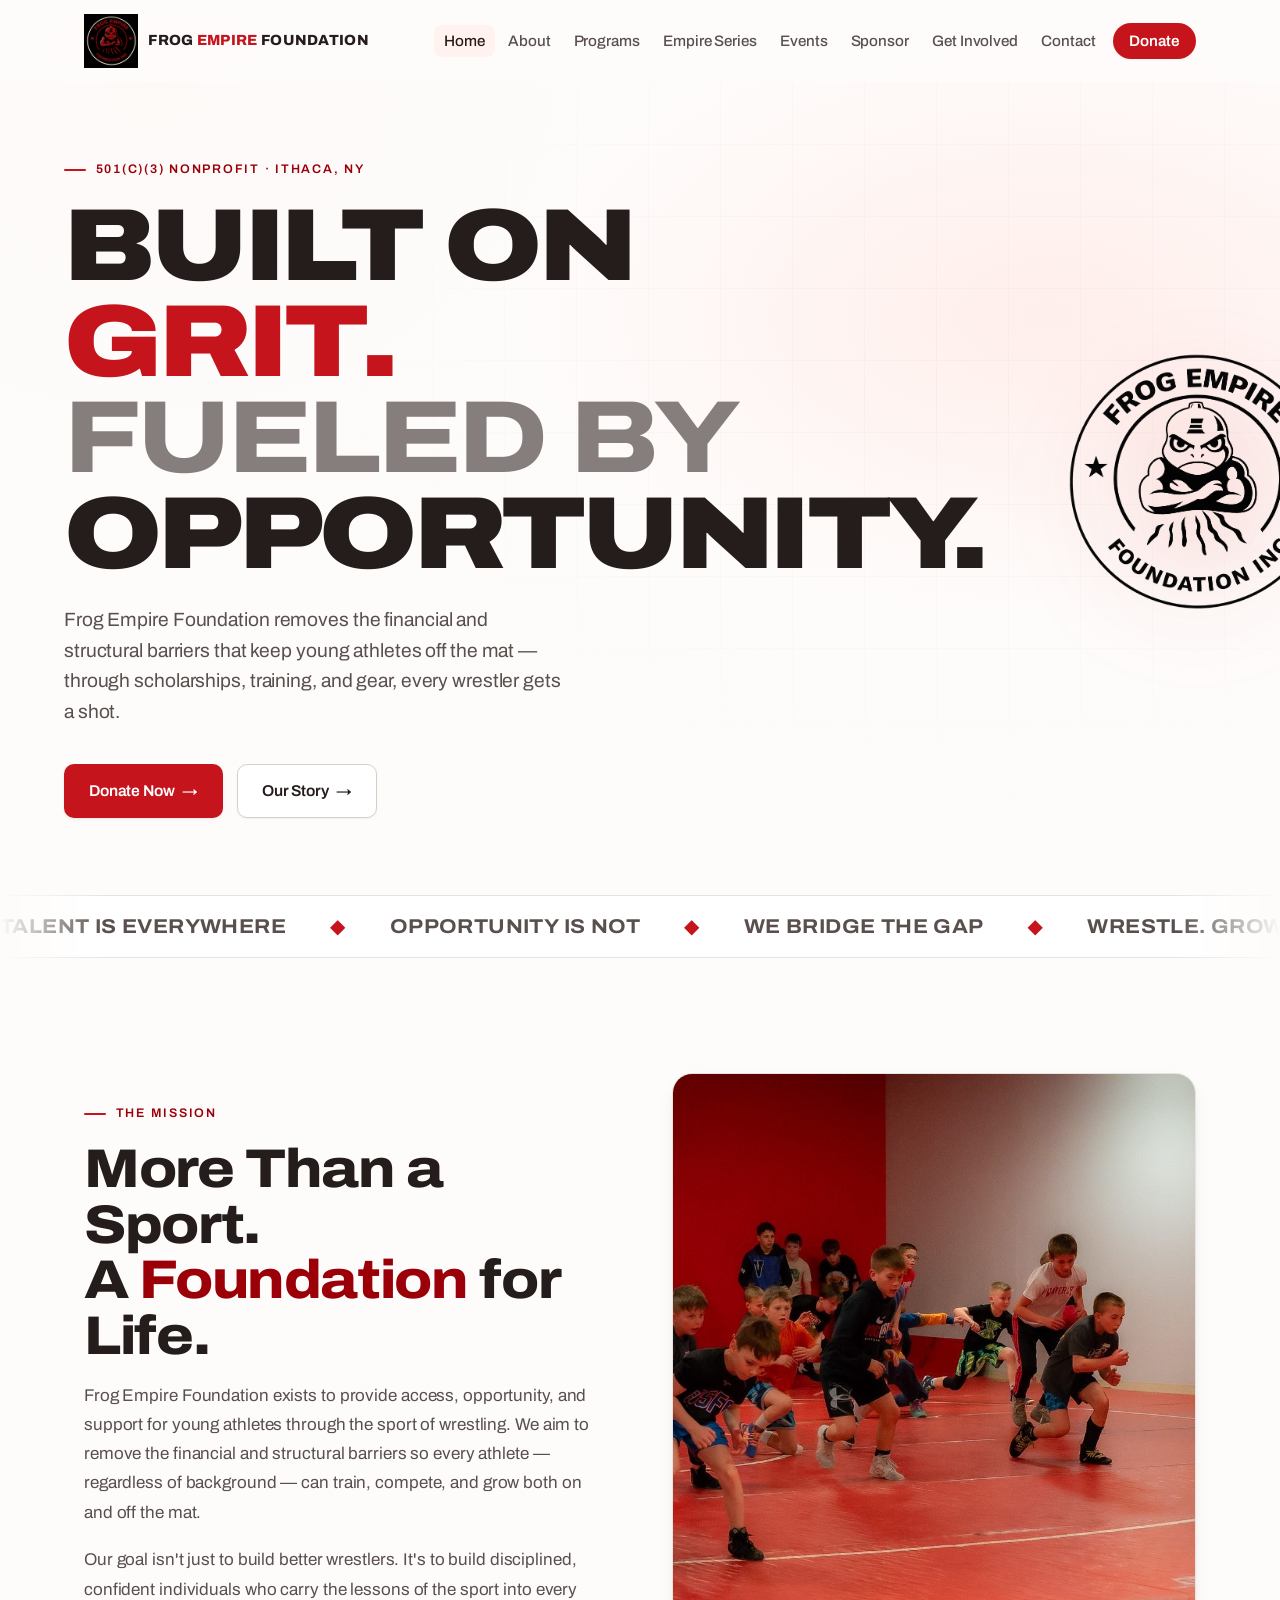
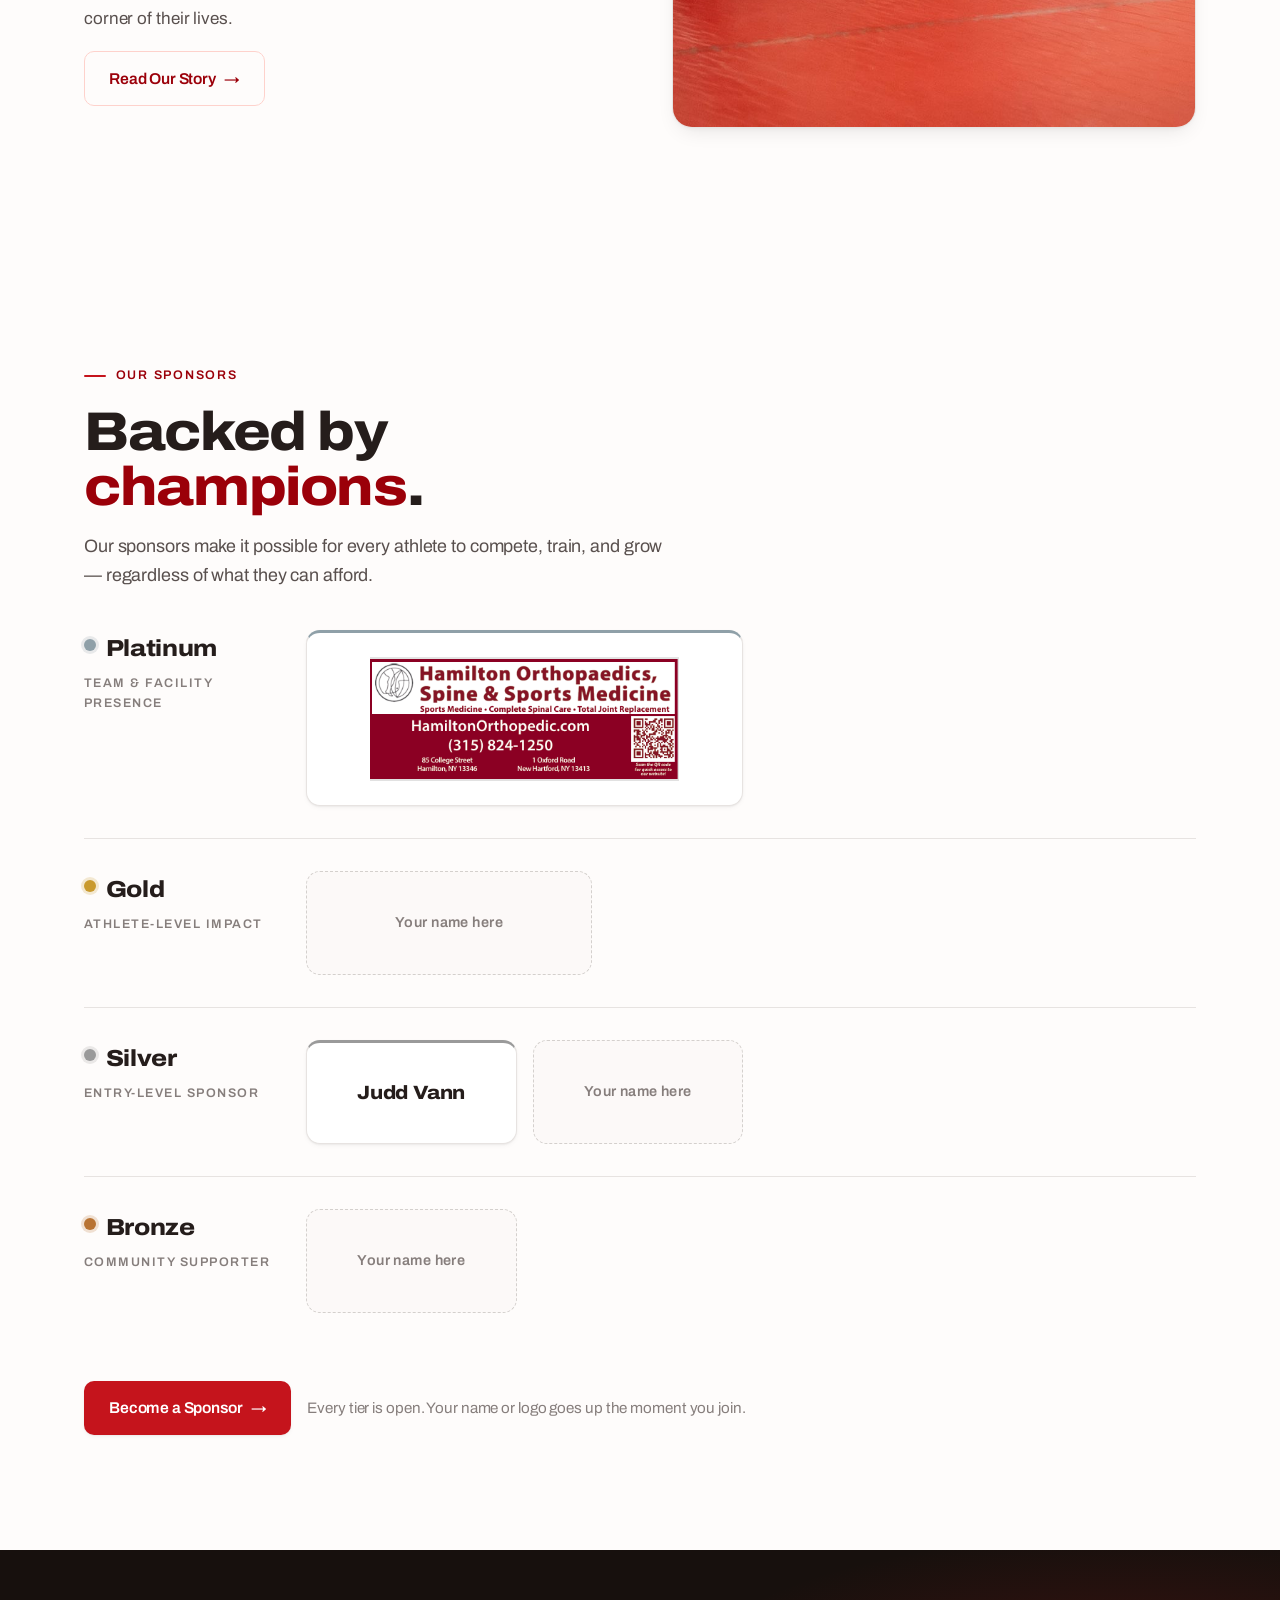
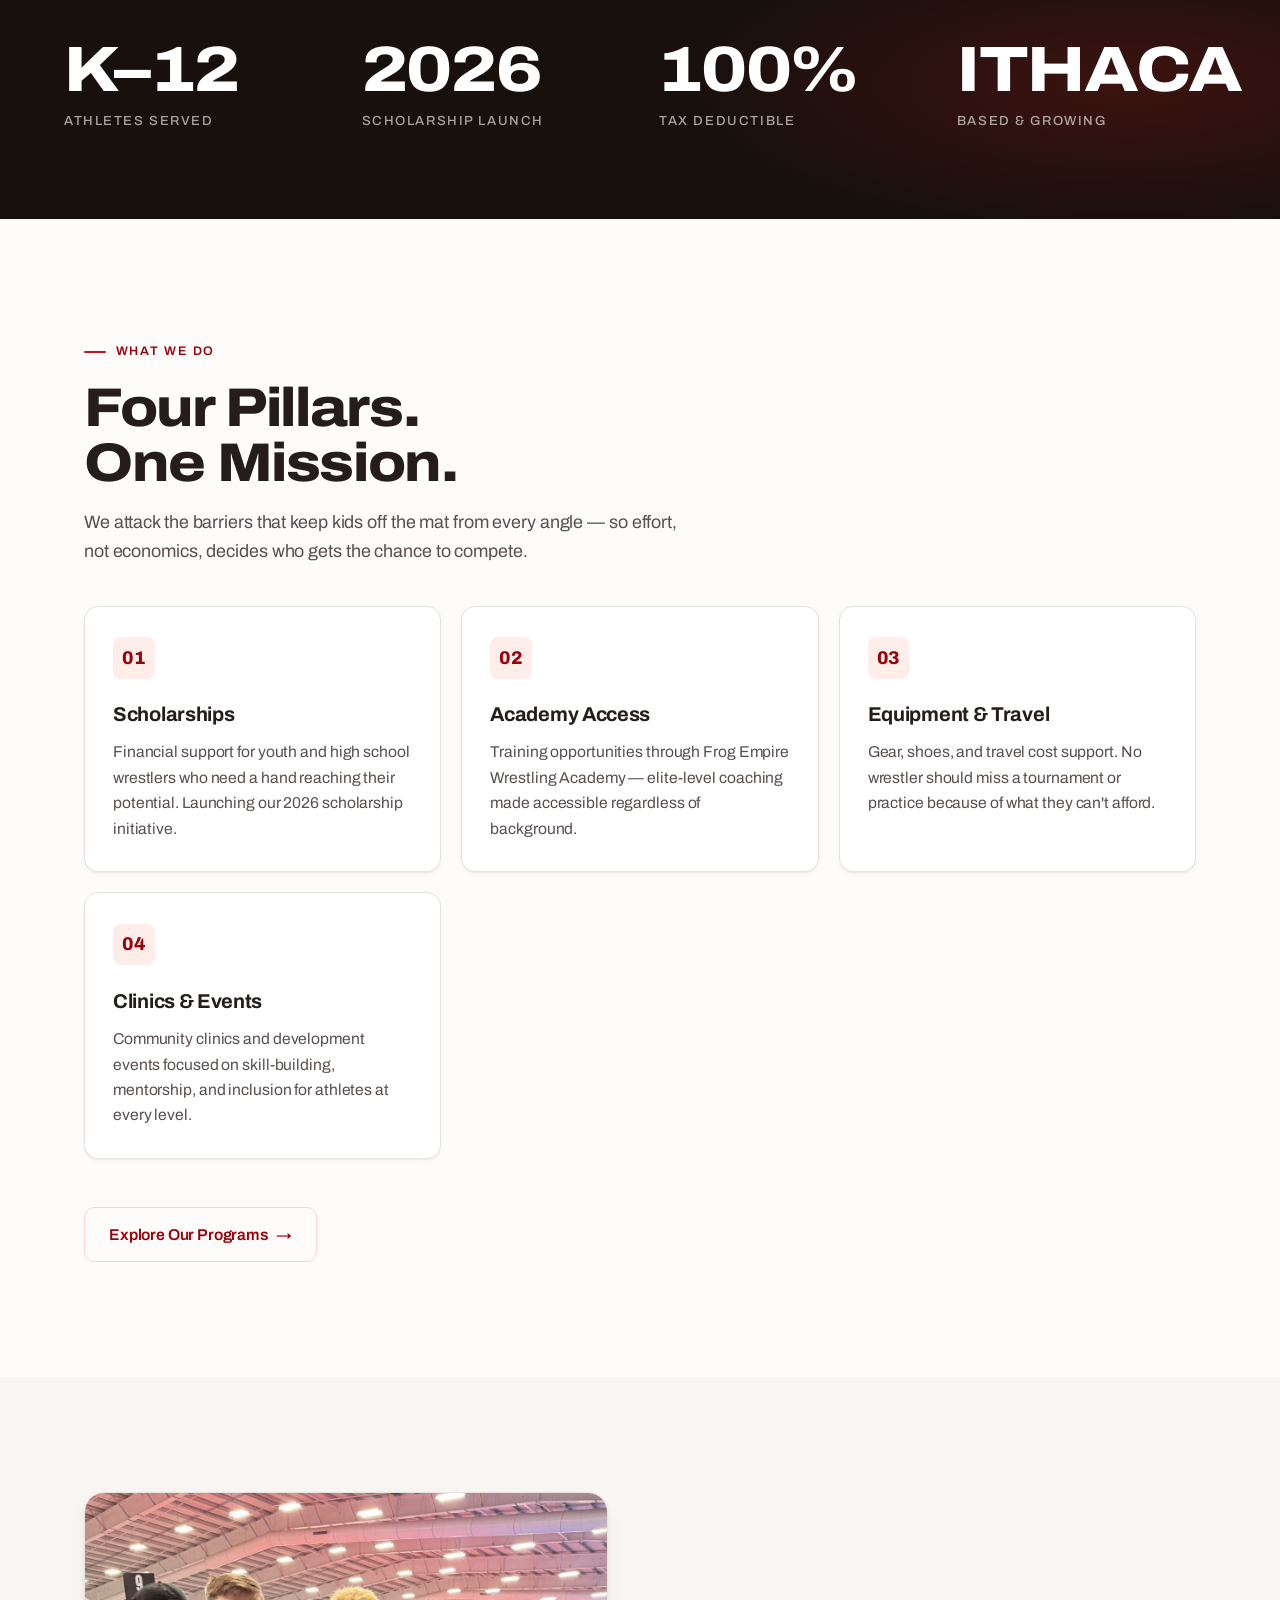
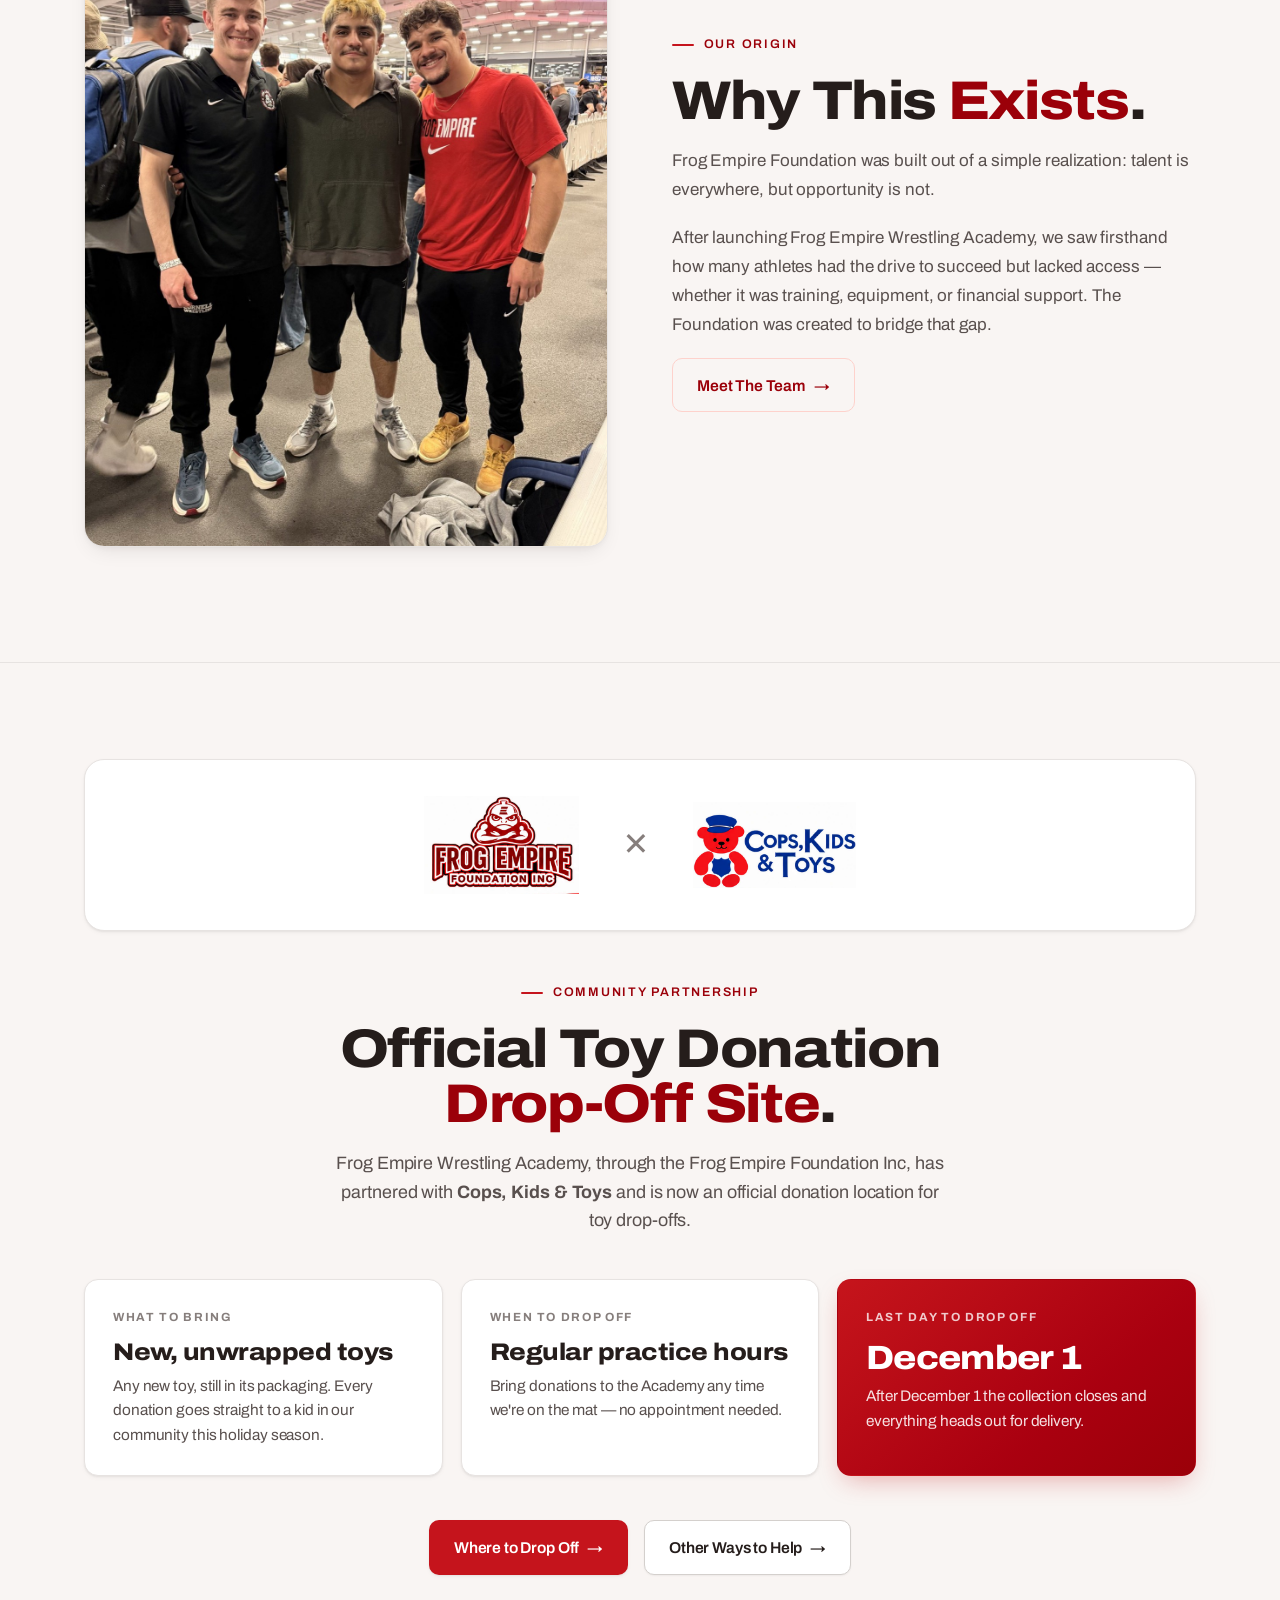
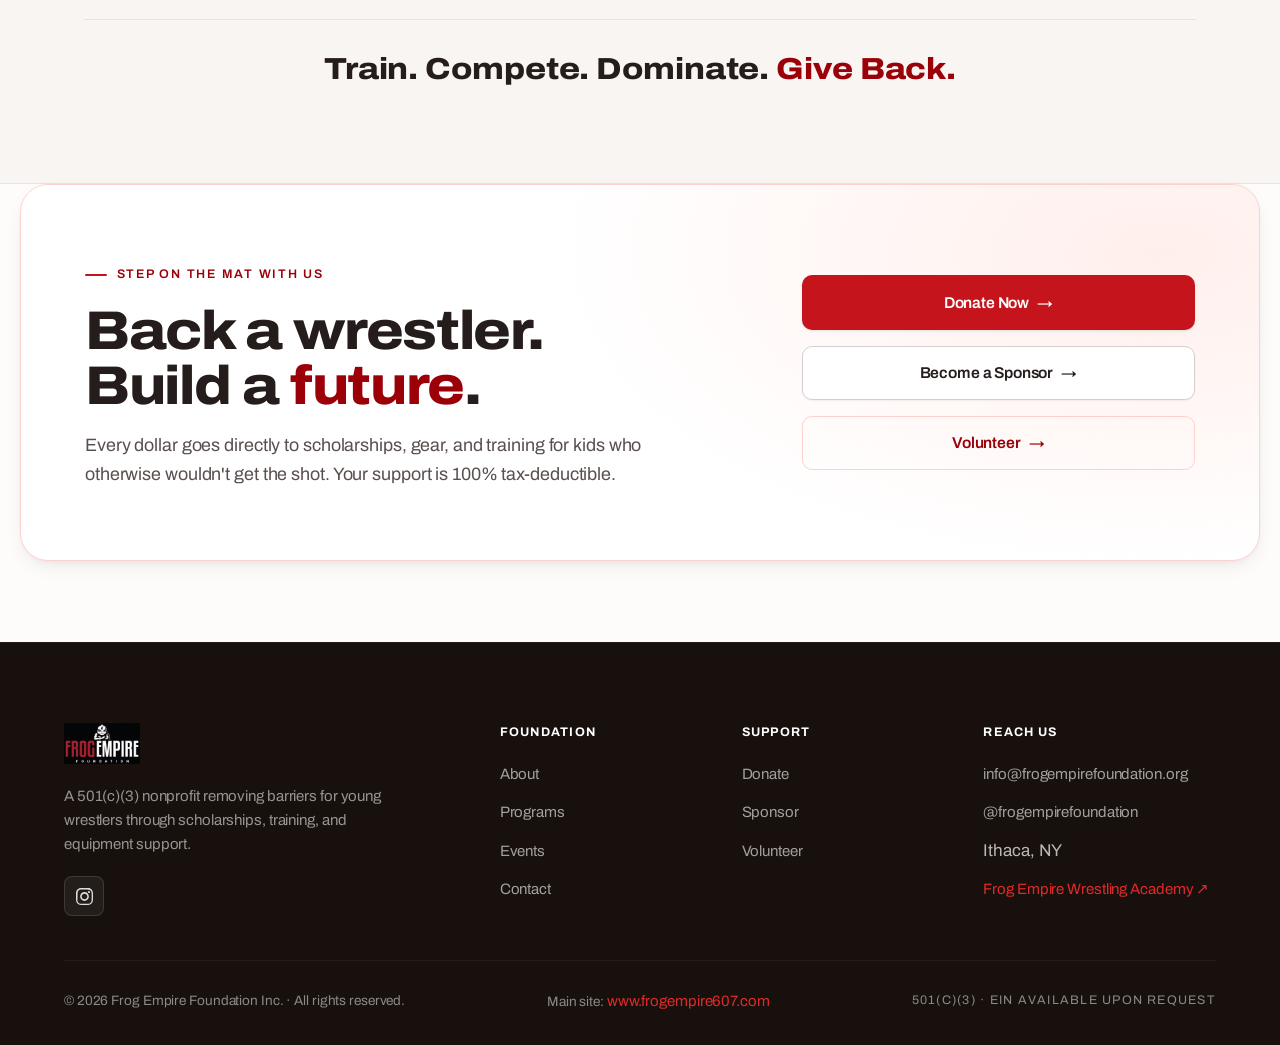
<file: index.html>
<!DOCTYPE html>
<html lang="en">
<head>
<meta charset="UTF-8">
<meta name="viewport" content="width=device-width, initial-scale=1.0">

<!-- ===== PRIMARY SEO ===== -->
<title>Frog Empire Foundation: Youth Wrestling Nonprofit in Ithaca, NY</title>
<meta name="description" content="501(c)(3) nonprofit in Ithaca, NY removing barriers for young wrestlers — scholarships, training, and gear so every athlete can compete. 100% tax-deductible. Donate today.">
<link rel="canonical" href="https://frogempirefoundation.org/">
<meta name="robots" content="index, follow, max-image-preview:large, max-snippet:-1, max-video-preview:-1">
<meta name="author" content="Frog Empire Foundation">
<meta name="theme-color" content="#b31b1b">

<!-- ===== LOCAL / GEO ===== -->
<meta name="geo.region" content="US-NY">
<meta name="geo.placename" content="Ithaca, New York">
<meta name="geo.position" content="42.4440;-76.5019">
<meta name="ICBM" content="42.4440, -76.5019">

<!-- ===== OPEN GRAPH ===== -->
<meta property="og:type" content="website">
<meta property="og:site_name" content="Frog Empire Foundation">
<meta property="og:title" content="Frog Empire Foundation: Youth Wrestling Nonprofit in Ithaca, NY">
<meta property="og:description" content="501(c)(3) nonprofit removing barriers for young wrestlers — scholarships, training, and gear so every athlete can compete. 100% tax-deductible.">
<meta property="og:url" content="https://frogempirefoundation.org/">
<meta property="og:image" content="https://frogempirefoundation.org/images/og-default.jpg">
<meta property="og:image:width" content="1200">
<meta property="og:image:height" content="630">
<meta property="og:image:alt" content="Frog Empire Foundation — youth wrestlers training in Ithaca, NY">
<meta property="og:locale" content="en_US">

<!-- ===== TWITTER ===== -->
<meta name="twitter:card" content="summary_large_image">
<meta name="twitter:title" content="Frog Empire Foundation: Youth Wrestling Nonprofit in Ithaca, NY">
<meta name="twitter:description" content="501(c)(3) nonprofit removing barriers for young wrestlers — scholarships, training, and gear. 100% tax-deductible.">
<meta name="twitter:image" content="https://frogempirefoundation.org/images/og-default.jpg">
<meta name="twitter:image:alt" content="Frog Empire Foundation — youth wrestlers training in Ithaca, NY">

<!-- ===== ICONS / MANIFEST ===== -->
<link rel="icon" type="image/png" href="images/logo-outline.png">
<link rel="apple-touch-icon" href="images/logo-circle-red.png">
<link rel="manifest" href="site.webmanifest">

<!-- ===== FONTS (non-render-blocking) ===== -->
<link rel="preconnect" href="https://fonts.googleapis.com">
<link rel="preconnect" href="https://fonts.gstatic.com" crossorigin>
<link rel="stylesheet" href="https://fonts.googleapis.com/css2?family=Archivo:wdth,wght@100..125,300..900&display=swap">
<link rel="stylesheet" href="styles.css?v=3">

<!-- ===== STRUCTURED DATA ===== -->
<script type="application/ld+json">
{
  "@context": "https://schema.org",
  "@graph": [
    {
      "@type": ["NGO", "SportsOrganization"],
      "@id": "https://frogempirefoundation.org/#organization",
      "name": "Frog Empire Foundation",
      "alternateName": "Frog Empire Foundation Inc.",
      "url": "https://frogempirefoundation.org/",
      "logo": {
        "@type": "ImageObject",
        "url": "https://frogempirefoundation.org/images/logo-primary.png"
      },
      "image": "https://frogempirefoundation.org/images/og-default.jpg",
      "description": "Frog Empire Foundation is a 501(c)(3) nonprofit in Ithaca, NY that removes the financial and structural barriers keeping young athletes off the wrestling mat — through scholarships, training access, and equipment support.",
      "email": "info@frogempirefoundation.org",
      "sport": "Wrestling",
      "nonprofitStatus": "Nonprofit501c3",
      "knowsAbout": ["Youth wrestling", "Wrestling scholarships", "Autism-inclusive wrestling clinics", "Athletic mentorship", "Youth sports access"],
      "address": {
        "@type": "PostalAddress",
        "addressLocality": "Ithaca",
        "addressRegion": "NY",
        "postalCode": "14850",
        "addressCountry": "US"
      },
      "areaServed": [
        { "@type": "City", "name": "Ithaca" },
        { "@type": "AdministrativeArea", "name": "Tompkins County" },
        { "@type": "AdministrativeArea", "name": "Finger Lakes Region, New York" }
      ],
      "location": {
        "@type": "Place",
        "geo": { "@type": "GeoCoordinates", "latitude": 42.4440, "longitude": -76.5019 }
      },
      "sameAs": [
        "https://instagram.com/frogempirefoundation",
        "https://www.frogempire607.com"
      ]
    },
    {
      "@type": "WebSite",
      "@id": "https://frogempirefoundation.org/#website",
      "url": "https://frogempirefoundation.org/",
      "name": "Frog Empire Foundation",
      "publisher": { "@id": "https://frogempirefoundation.org/#organization" },
      "inLanguage": "en-US"
    },
    {
      "@type": "WebPage",
      "@id": "https://frogempirefoundation.org/#webpage",
      "url": "https://frogempirefoundation.org/",
      "name": "Frog Empire Foundation: Youth Wrestling Nonprofit in Ithaca, NY",
      "isPartOf": { "@id": "https://frogempirefoundation.org/#website" },
      "about": { "@id": "https://frogempirefoundation.org/#organization" },
      "description": "501(c)(3) nonprofit in Ithaca, NY removing barriers for young wrestlers through scholarships, training, and gear.",
      "potentialAction": {
        "@type": "DonateAction",
        "name": "Donate to Frog Empire Foundation",
        "target": "https://frogempirefoundation.org/sponsor.html#donate"
      }
    }
  ]
}
</script>
</head>
<body>


<a class="skip-link" href="#main">Skip to main content</a>
<!-- ===== NAV ===== -->
<nav class="nav">
  <div class="nav-inner">
    <a href="index.html" class="nav-logo">
      <img src="images/logo-outline.png" alt="Frog Empire Foundation">
      <span>FROG <span class="text-red">EMPIRE</span> FOUNDATION</span>
    </a>
    <button class="nav-toggle" aria-label="Toggle navigation menu" aria-controls="primary-nav" aria-expanded="false">☰</button>
    <ul class="nav-links" id="primary-nav">
      <li><a href="index.html" class="active">Home</a></li>
      <li><a href="about.html">About</a></li>
      <li><a href="programs.html">Programs</a></li>
      <li><a href="empire-state-series.html">Empire Series</a></li>
      <li><a href="events.html">Events</a></li>
      <li><a href="sponsor.html">Sponsor</a></li>
      <li><a href="get-involved.html">Get Involved</a></li>
      <li><a href="contact.html">Contact</a></li>
      <li><a href="sponsor.html#donate" class="nav-donate">Donate</a></li>
    </ul>
  </div>
</nav>

<!-- ===== HERO ===== -->
<section class="hero" id="main" tabindex="-1">
  <div class="hero-inner">
    <div>
      <div class="eyebrow">501(c)(3) Nonprofit · Ithaca, NY</div>
      <h1 class="hero-title">
        BUILT ON<br>
        <span class="red">GRIT.</span><br>
        <span class="stroke">FUELED BY</span><br>
        OPPORTUNITY.
      </h1>
      <p class="hero-sub">
        Frog Empire Foundation removes the financial and structural barriers that keep young athletes off the mat — through scholarships, training, and gear, every wrestler gets a shot.
      </p>
      <div class="hero-ctas">
        <a href="sponsor.html#donate" class="btn btn-primary">Donate Now</a>
        <a href="about.html" class="btn btn-outline">Our Story</a>
      </div>
    </div>
    <div class="hero-visual">
      <img src="images/logo-bg-bc.png" alt="Frog Empire Foundation logo" width="721" height="767" fetchpriority="high" decoding="async">
    </div>
  </div>
</section>

<!-- ===== TICKER ===== -->
<div class="ticker">
  <div class="ticker-track">
    <span>TALENT IS EVERYWHERE</span><span class="dot">◆</span>
    <span>OPPORTUNITY IS NOT</span><span class="dot">◆</span>
    <span>WE BRIDGE THE GAP</span><span class="dot">◆</span>
    <span>WRESTLE. GROW. LEAD.</span><span class="dot">◆</span>
    <span>TALENT IS EVERYWHERE</span><span class="dot">◆</span>
    <span>OPPORTUNITY IS NOT</span><span class="dot">◆</span>
    <span>WE BRIDGE THE GAP</span><span class="dot">◆</span>
    <span>WRESTLE. GROW. LEAD.</span><span class="dot">◆</span>
  </div>
</div>

<!-- ===== MISSION ===== -->
<section class="section reveal">
  <div class="split">
    <div>
      <div class="eyebrow">The Mission</div>
      <h2 class="h-section">More Than a Sport.<br>A <span class="text-red">Foundation</span> for Life.</h2>
      <p class="body-text">
        Frog Empire Foundation exists to provide access, opportunity, and support for young athletes through the sport of wrestling. We aim to remove the financial and structural barriers so every athlete — regardless of background — can train, compete, and grow both on and off the mat.
      </p>
      <p class="body-text">
        Our goal isn't just to build better wrestlers. It's to build disciplined, confident individuals who carry the lessons of the sport into every corner of their lives.
      </p>
      <a href="about.html" class="btn btn-ghost">Read Our Story</a>
    </div>
    <div class="split-visual">
      <img src="images/hero.jpg" alt="Young wrestlers sprinting across the mat at Frog Empire Wrestling Academy" width="1600" height="1067" loading="lazy" decoding="async">
    </div>
  </div>
</section>

<!-- ===== SPONSORS ===== -->
<section class="section reveal" id="sponsors">
  <div style="max-width: 720px; margin-bottom: 2.5rem;">
    <div class="eyebrow">Our Sponsors</div>
    <h2 class="h-section">Backed by<br><span class="text-red">champions</span>.</h2>
    <p class="lead">Our sponsors make it possible for every athlete to compete, train, and grow — regardless of what they can afford.</p>
  </div>

  <div class="sponsor-wall">

    <div class="sw-row t-platinum">
      <div class="sw-label">
        <div class="sw-tier-name">Platinum</div>
        <div class="sw-tier-sub">Team &amp; Facility Presence</div>
      </div>
      <div class="sw-grid is-lg">
        <a class="sw-cell" href="https://HamiltonOrthopedic.com" target="_blank" rel="noopener">
          <img src="images/sponsor/hamilton-orthopaedics.png" alt="Hamilton Orthopaedics, Spine &amp; Sports Medicine — Platinum sponsor" width="433" height="174" loading="lazy" decoding="async">
        </a>
      </div>
    </div>

    <div class="sw-row t-gold">
      <div class="sw-label">
        <div class="sw-tier-name">Gold</div>
        <div class="sw-tier-sub">Athlete-Level Impact</div>
      </div>
      <div class="sw-grid is-md">
        <a class="sw-open" href="sponsor.html#tiers">Your name here</a>
      </div>
    </div>

    <div class="sw-row t-silver">
      <div class="sw-label">
        <div class="sw-tier-name">Silver</div>
        <div class="sw-tier-sub">Entry-Level Sponsor</div>
      </div>
      <div class="sw-grid is-sm">
        <div class="sw-cell"><span class="sw-name">Judd Vann</span></div>
        <a class="sw-open" href="sponsor.html#tiers">Your name here</a>
      </div>
    </div>

    <div class="sw-row t-bronze">
      <div class="sw-label">
        <div class="sw-tier-name">Bronze</div>
        <div class="sw-tier-sub">Community Supporter</div>
      </div>
      <div class="sw-grid is-sm">
        <a class="sw-open" href="sponsor.html#tiers">Your name here</a>
      </div>
    </div>

  </div>

  <div class="sw-foot">
    <a href="sponsor.html" class="btn btn-primary">Become a Sponsor</a>
    <p>Every tier is open. Your name or logo goes up the moment you join.</p>
  </div>
</section>

<!-- ===== STATS ===== -->
<section class="stats">
  <div class="stats-inner">
    <div class="stat-item">
      <div class="stat-number">K–12</div>
      <div class="stat-label">Athletes Served</div>
    </div>
    <div class="stat-item">
      <div class="stat-number">2026</div>
      <div class="stat-label">Scholarship Launch</div>
    </div>
    <div class="stat-item">
      <div class="stat-number">100%</div>
      <div class="stat-label">Tax Deductible</div>
    </div>
    <div class="stat-item">
      <div class="stat-number">ITHACA</div>
      <div class="stat-label">Based & Growing</div>
    </div>
  </div>
</section>

<!-- ===== WHAT WE DO ===== -->
<section class="section reveal">
  <div style="max-width: 720px; margin-bottom: 2rem;">
    <div class="eyebrow">What We Do</div>
    <h2 class="h-section">Four Pillars.<br>One Mission.</h2>
    <p class="lead">We attack the barriers that keep kids off the mat from every angle — so effort, not economics, decides who gets the chance to compete.</p>
  </div>
  <div class="card-grid">
    <div class="card">
      <div class="card-number">01</div>
      <h3>Scholarships</h3>
      <p>Financial support for youth and high school wrestlers who need a hand reaching their potential. Launching our 2026 scholarship initiative.</p>
    </div>
    <div class="card">
      <div class="card-number">02</div>
      <h3>Academy Access</h3>
      <p>Training opportunities through Frog Empire Wrestling Academy — elite-level coaching made accessible regardless of background.</p>
    </div>
    <div class="card">
      <div class="card-number">03</div>
      <h3>Equipment & Travel</h3>
      <p>Gear, shoes, and travel cost support. No wrestler should miss a tournament or practice because of what they can't afford.</p>
    </div>
    <div class="card">
      <div class="card-number">04</div>
      <h3>Clinics & Events</h3>
      <p>Community clinics and development events focused on skill-building, mentorship, and inclusion for athletes at every level.</p>
    </div>
  </div>
  <div style="margin-top: 3rem;">
    <a href="programs.html" class="btn btn-ghost">Explore Our Programs</a>
  </div>
</section>

<!-- ===== STORY SNAPSHOT ===== -->
<section class="section reveal" style="background: var(--black-soft); max-width: 100%; padding-left: 0; padding-right: 0;">
  <div style="max-width: var(--max-width); margin: 0 auto; padding: 0 var(--gutter);">
    <div class="split reverse">
      <div>
        <div class="eyebrow">Our Origin</div>
        <h2 class="h-section">Why This <span class="text-red">Exists</span>.</h2>
        <p class="body-text">
          Frog Empire Foundation was built out of a simple realization: talent is everywhere, but opportunity is not.
        </p>
        <p class="body-text">
          After launching Frog Empire Wrestling Academy, we saw firsthand how many athletes had the drive to succeed but lacked access — whether it was training, equipment, or financial support. The Foundation was created to bridge that gap.
        </p>
        <a href="about.html" class="btn btn-ghost">Meet The Team</a>
      </div>
      <div class="split-visual">
        <img src="images/scholarship.jpg" alt="Julian Ramirez with athletes at a wrestling event" width="1200" height="1600" loading="lazy" decoding="async">
      </div>
    </div>
  </div>
</section>

<!-- ===== TOY DRIVE ===== -->
<section class="toy-band reveal" id="toy-drive">
  <div class="toy-inner">

    <div class="toy-lockup">
      <img class="toy-logo-fe" src="images/toy-drive/frog-empire-mark.png" alt="Frog Empire Foundation" width="468" height="296" loading="lazy" decoding="async">
      <span class="toy-x" aria-hidden="true">✕</span>
      <img class="toy-logo-ckt" src="images/toy-drive/cops-kids-toys.png" alt="Cops, Kids &amp; Toys" width="512" height="270" loading="lazy" decoding="async">
    </div>

    <div class="toy-head">
      <div class="eyebrow">Community Partnership</div>
      <h2 class="h-section">Official Toy Donation<br><span class="text-red">Drop-Off Site</span>.</h2>
      <p class="lead">Frog Empire Wrestling Academy, through the Frog Empire Foundation Inc, has partnered with <strong>Cops, Kids &amp; Toys</strong> and is now an official donation location for toy drop-offs.</p>
    </div>

    <div class="toy-facts">
      <div class="toy-fact">
        <div class="toy-fact-label">What to bring</div>
        <div class="toy-fact-value">New, unwrapped toys</div>
        <p>Any new toy, still in its packaging. Every donation goes straight to a kid in our community this holiday season.</p>
      </div>
      <div class="toy-fact">
        <div class="toy-fact-label">When to drop off</div>
        <div class="toy-fact-value">Regular practice hours</div>
        <p>Bring donations to the Academy any time we're on the mat — no appointment needed.</p>
      </div>
      <div class="toy-fact is-deadline">
        <div class="toy-fact-label">Last day to drop off</div>
        <div class="toy-fact-value">December 1</div>
        <p>After December 1 the collection closes and everything heads out for delivery.</p>
      </div>
    </div>

    <div class="toy-cta">
      <a href="contact.html" class="btn btn-primary">Where to Drop Off</a>
      <a href="get-involved.html" class="btn btn-outline">Other Ways to Help</a>
    </div>

    <div class="toy-tag">Train. Compete. Dominate. <em>Give Back.</em></div>

  </div>
</section>

<!-- ===== CTA BANNER ===== -->
<section class="cta-banner reveal">
  <div class="cta-inner">
    <div>
      <div class="eyebrow">Step On The Mat With Us</div>
      <h2 class="h-section">Back a wrestler.<br>Build a <span class="text-red">future</span>.</h2>
      <p class="lead">Every dollar goes directly to scholarships, gear, and training for kids who otherwise wouldn't get the shot. Your support is 100% tax-deductible.</p>
    </div>
    <div style="display: flex; flex-direction: column; gap: 1rem;">
      <a href="sponsor.html#donate" class="btn btn-primary">Donate Now</a>
      <a href="sponsor.html" class="btn btn-outline">Become a Sponsor</a>
      <a href="get-involved.html" class="btn btn-ghost">Volunteer</a>
    </div>
  </div>
</section>

<!-- ===== FOOTER ===== -->
<footer class="footer">
  <div class="footer-inner">
    <div class="footer-brand">
      <img src="images/logo-primary.png" alt="Frog Empire Foundation">
      <p>A 501(c)(3) nonprofit removing barriers for young wrestlers through scholarships, training, and equipment support.</p>
      <div class="social-row">
        <a href="https://instagram.com/frogempirefoundation" target="_blank" aria-label="Instagram">
          <svg viewBox="0 0 24 24"><path d="M12 2.2c3.2 0 3.6 0 4.8.1 1.2.1 1.8.2 2.3.4.6.2 1 .5 1.5 1s.8.9 1 1.5c.2.5.4 1.1.4 2.3.1 1.2.1 1.6.1 4.8s0 3.6-.1 4.8c-.1 1.2-.2 1.8-.4 2.3-.2.6-.5 1-1 1.5s-.9.8-1.5 1c-.5.2-1.1.4-2.3.4-1.2.1-1.6.1-4.8.1s-3.6 0-4.8-.1c-1.2-.1-1.8-.2-2.3-.4-.6-.2-1-.5-1.5-1s-.8-.9-1-1.5c-.2-.5-.4-1.1-.4-2.3C2.2 15.6 2.2 15.2 2.2 12s0-3.6.1-4.8c.1-1.2.2-1.8.4-2.3.2-.6.5-1 1-1.5s.9-.8 1.5-1c.5-.2 1.1-.4 2.3-.4C8.4 2.2 8.8 2.2 12 2.2m0-2.2C8.7 0 8.3 0 7.1.1 5.8.1 5 .3 4.2.6c-.8.3-1.5.8-2.2 1.4-.6.6-1.1 1.3-1.4 2.1-.3.8-.5 1.6-.6 2.9C0 8.3 0 8.7 0 12s0 3.7.1 4.9c.1 1.3.3 2.1.6 2.9.3.8.8 1.5 1.4 2.1.6.6 1.3 1.1 2.1 1.4.8.3 1.6.5 2.9.6 1.2.1 1.6.1 4.9.1s3.7 0 4.9-.1c1.3-.1 2.1-.3 2.9-.6.8-.3 1.5-.8 2.1-1.4.6-.6 1.1-1.3 1.4-2.1.3-.8.5-1.6.6-2.9.1-1.2.1-1.6.1-4.9s0-3.7-.1-4.9c-.1-1.3-.3-2.1-.6-2.9-.3-.8-.8-1.5-1.4-2.1C20.3.9 19.6.4 18.8.1 18 0 17.2-.1 15.9 0 14.7 0 14.3 0 12 0zm0 5.8c-3.4 0-6.2 2.8-6.2 6.2s2.8 6.2 6.2 6.2 6.2-2.8 6.2-6.2S15.4 5.8 12 5.8zm0 10.2c-2.2 0-4-1.8-4-4s1.8-4 4-4 4 1.8 4 4-1.8 4-4 4zm7.8-10.4c0 .8-.7 1.5-1.5 1.5s-1.5-.7-1.5-1.5.7-1.5 1.5-1.5 1.5.6 1.5 1.5z"/></svg>
        </a>
      </div>
    </div>
    <div>
      <h4>Foundation</h4>
      <ul>
        <li><a href="about.html">About</a></li>
        <li><a href="programs.html">Programs</a></li>
      <li><a href="events.html">Events</a></li>
        <li><a href="contact.html">Contact</a></li>
      </ul>
    </div>
    <div>
      <h4>Support</h4>
      <ul>
        <li><a href="sponsor.html#donate">Donate</a></li>
        <li><a href="sponsor.html">Sponsor</a></li>
        <li><a href="get-involved.html">Volunteer</a></li>
      </ul>
    </div>
    <div>
      <h4>Reach Us</h4>
      <ul>
        <li><a href="mailto:info@frogempirefoundation.org">info@frogempirefoundation.org</a></li>
        <li><a href="https://instagram.com/frogempirefoundation" target="_blank">@frogempirefoundation</a></li>
        <li>Ithaca, NY</li>
        <li><a href="https://www.frogempire607.com" target="_blank" style="color: var(--red);">Frog Empire Wrestling Academy ↗</a></li>
      </ul>
    </div>
  </div>
  <div class="footer-bottom">
    <div>© 2026 Frog Empire Foundation Inc. · All rights reserved.</div>
    <div>Main site: <a href="https://www.frogempire607.com" target="_blank" style="color: var(--red);">www.frogempire607.com</a></div>
    <div class="ein">501(c)(3) · EIN Available Upon Request</div>
  </div>
</footer>

<script src="main.js?v=2"></script>
</body>
</html>
</file>
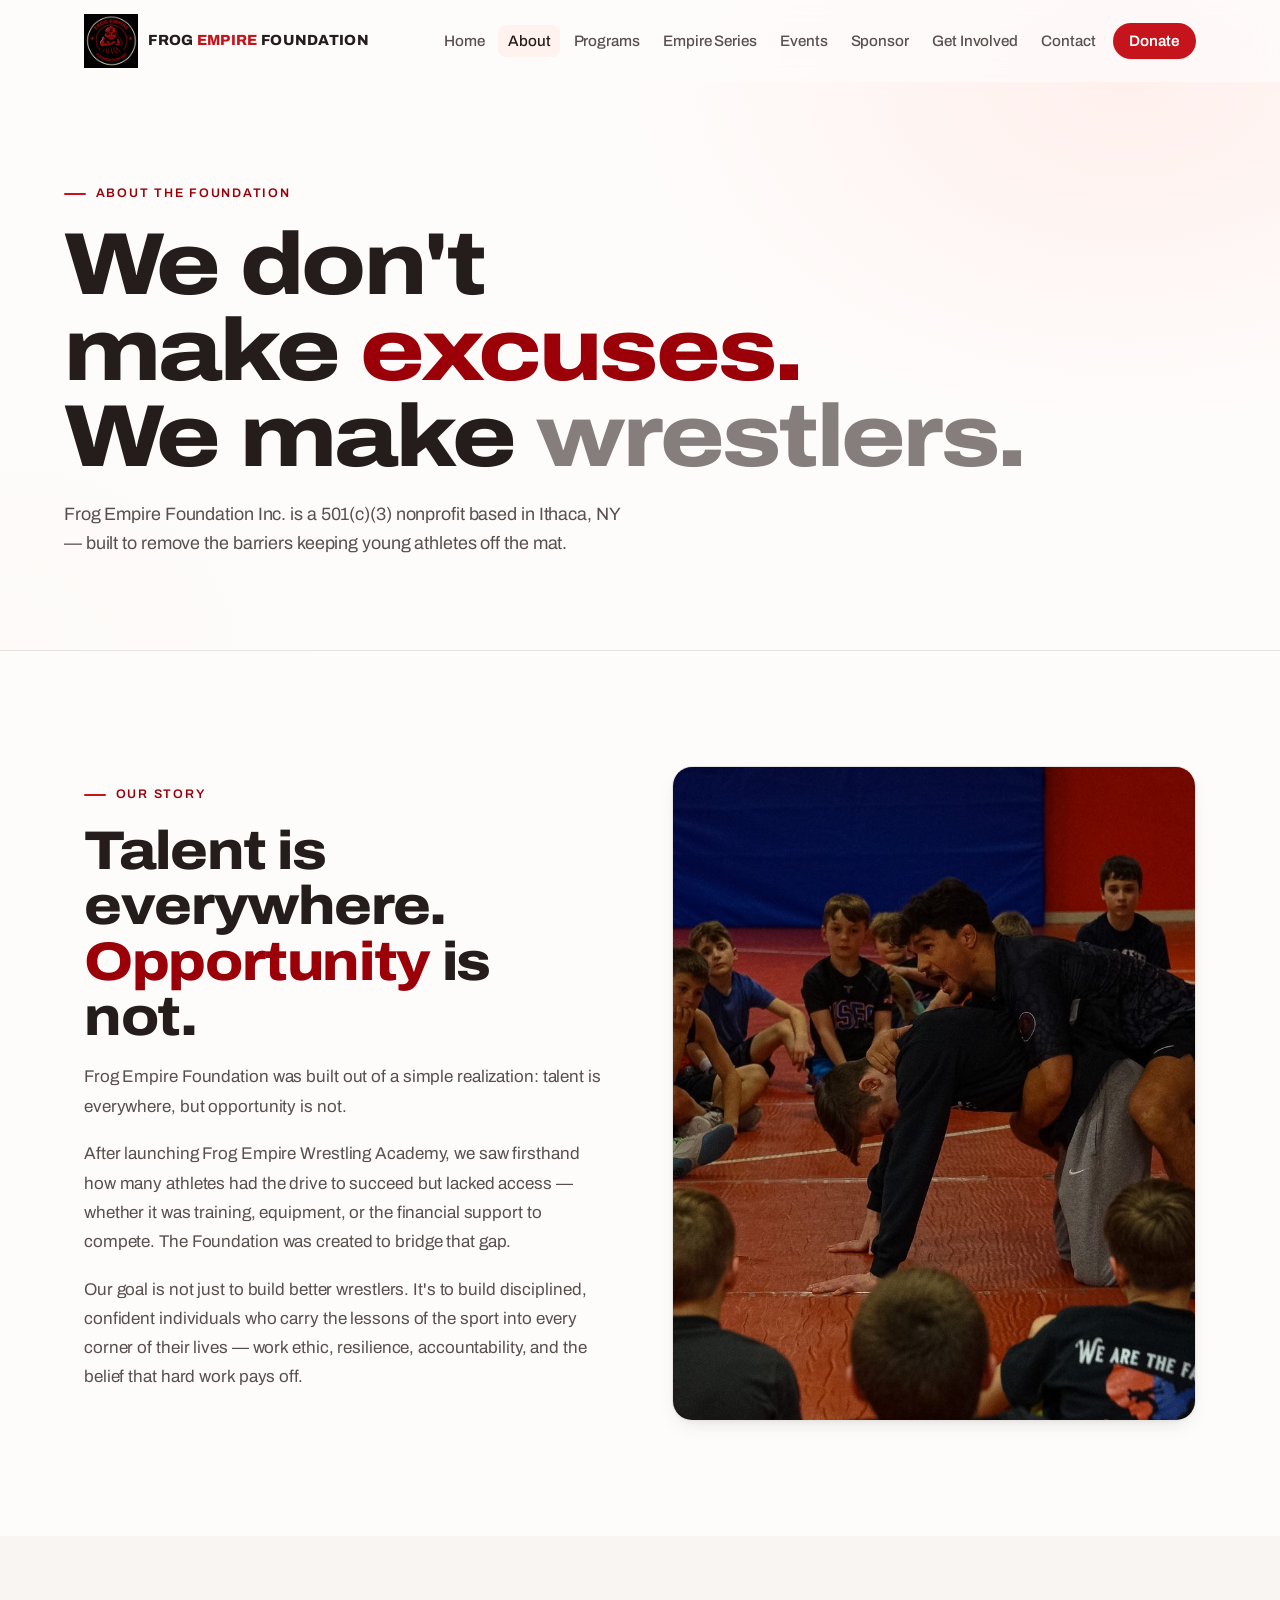
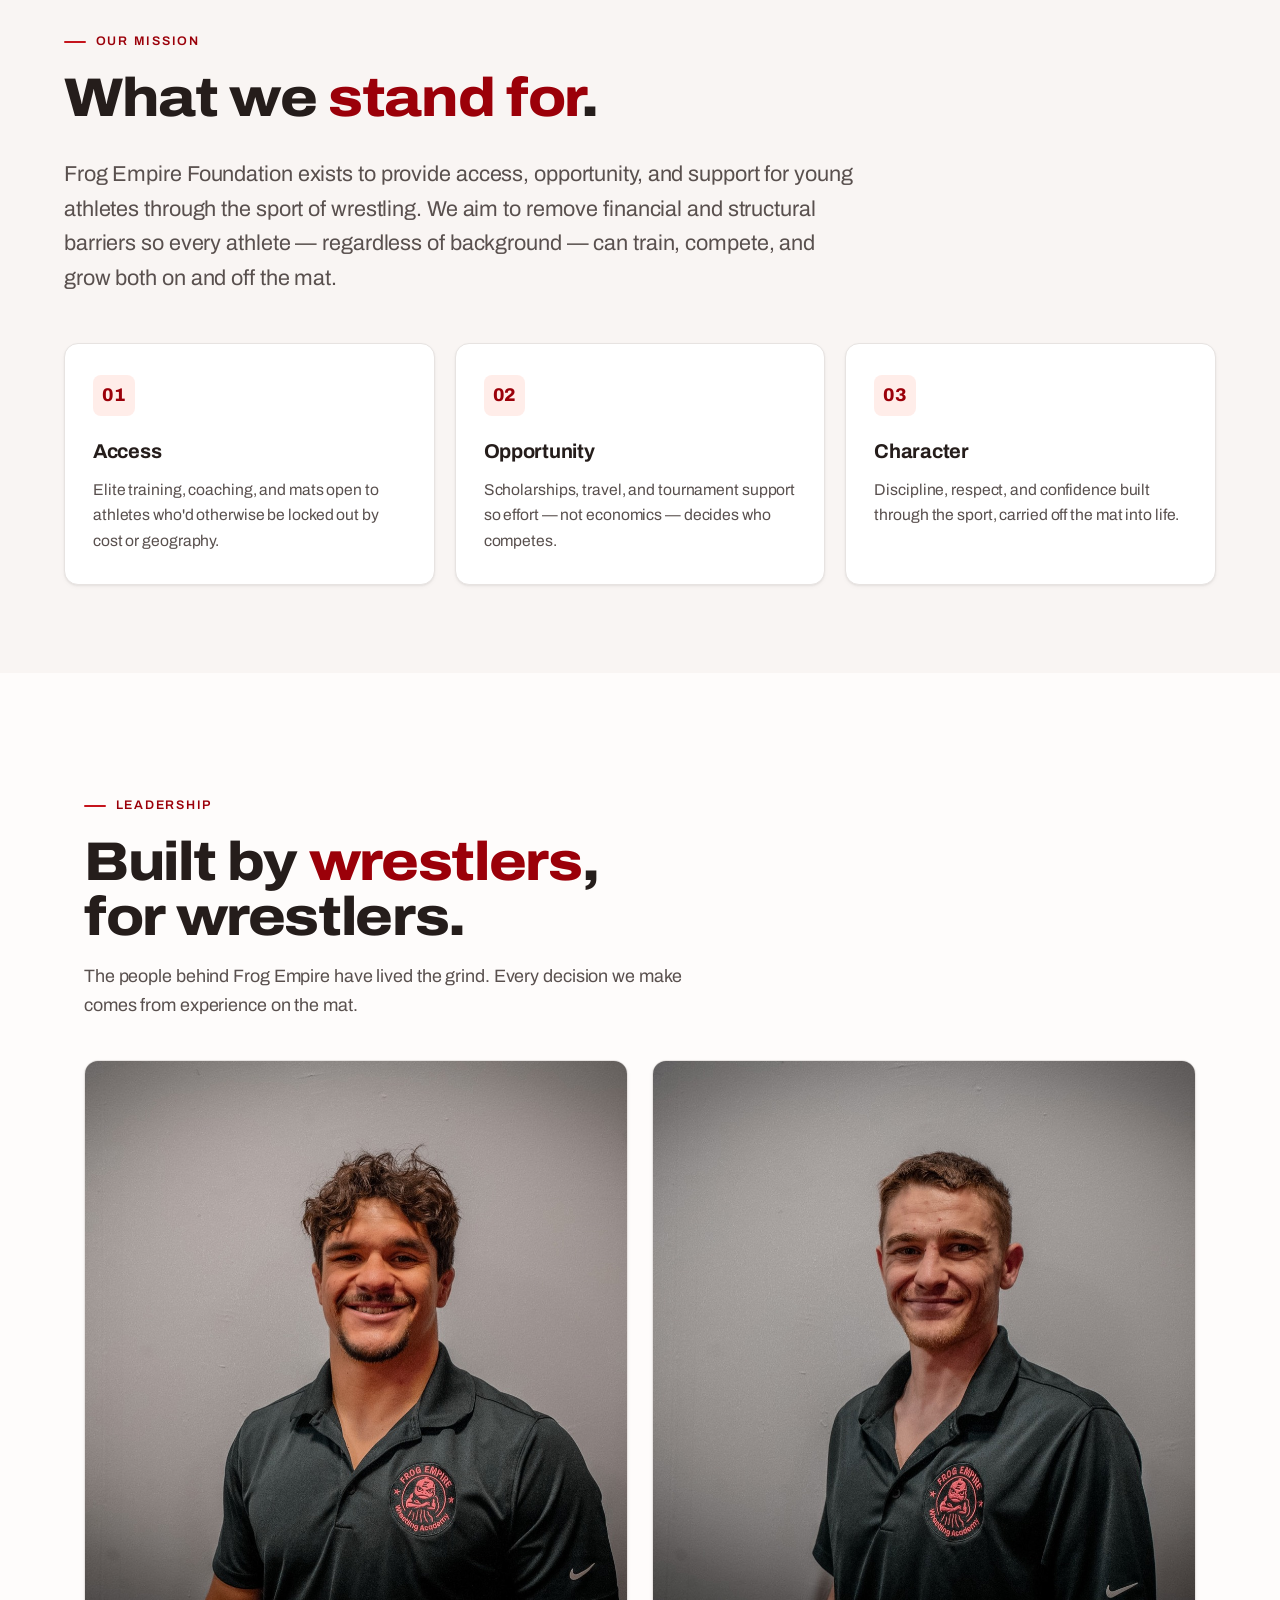
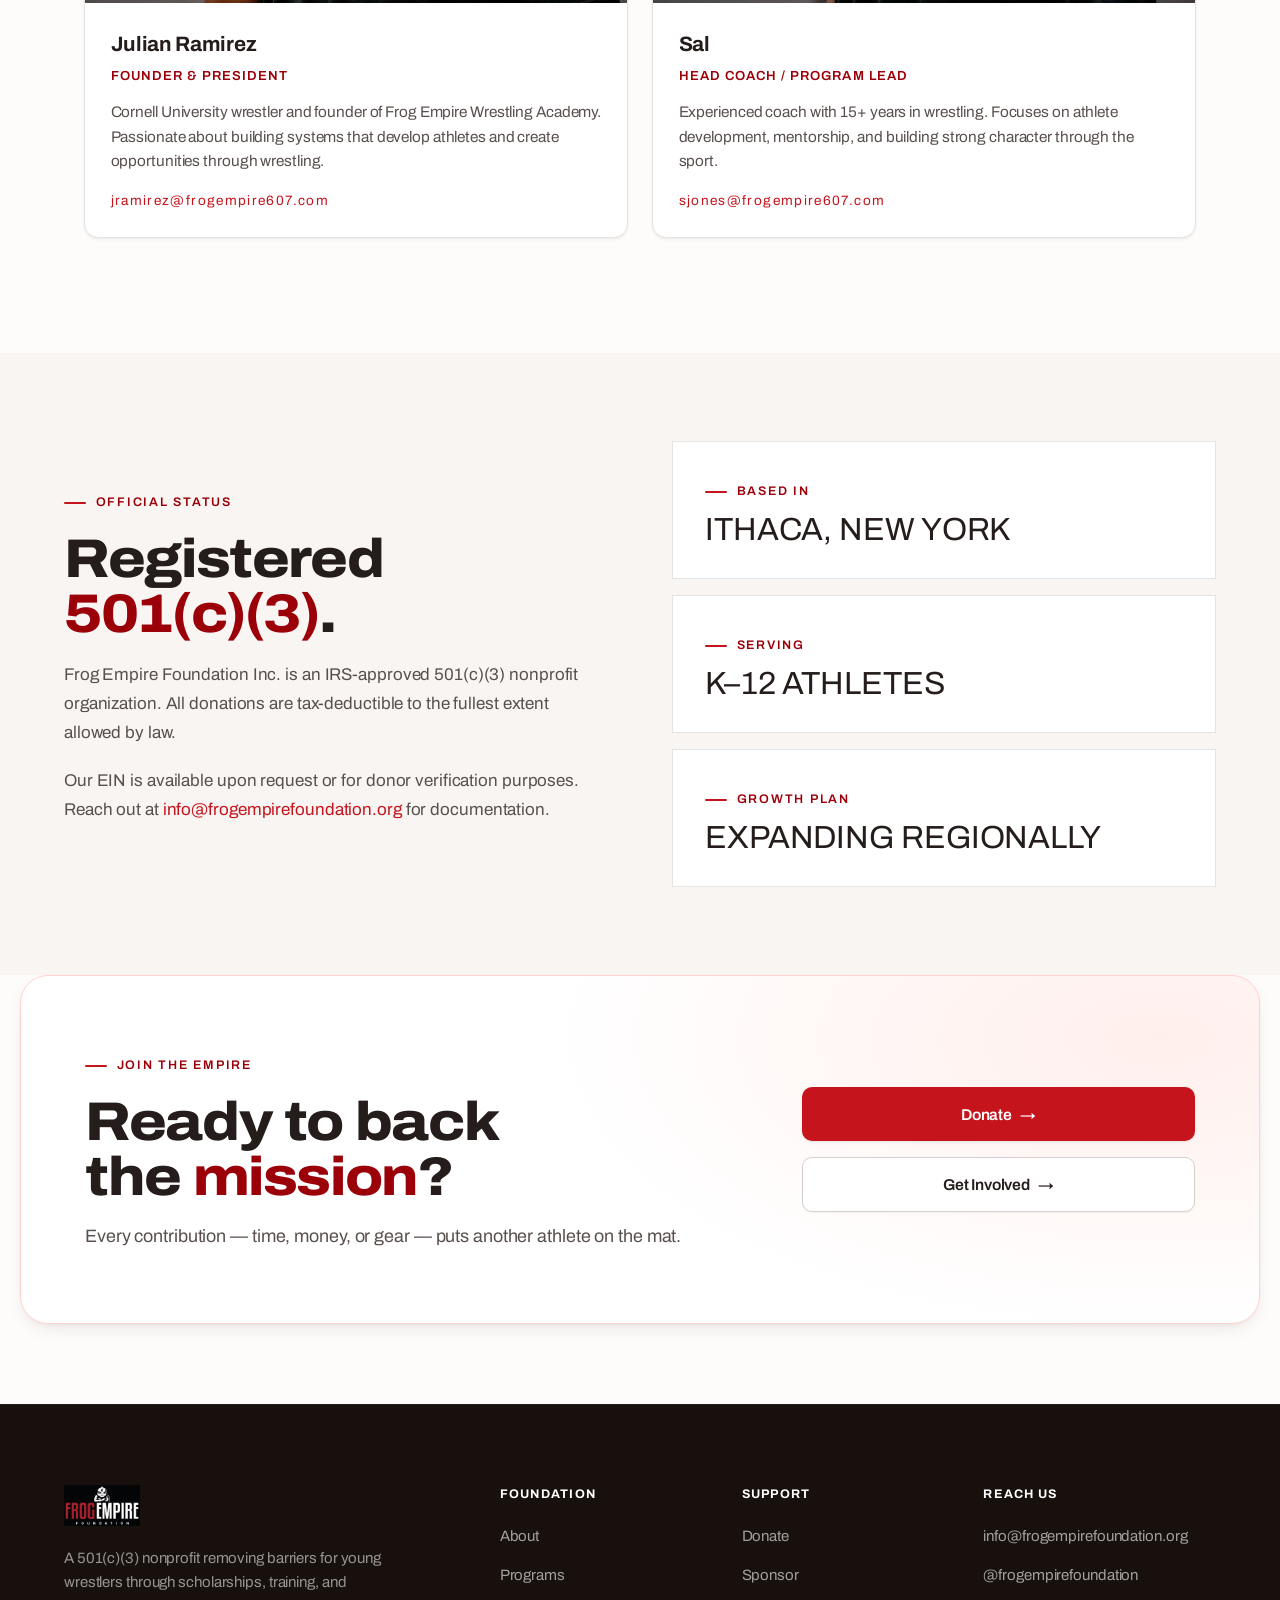
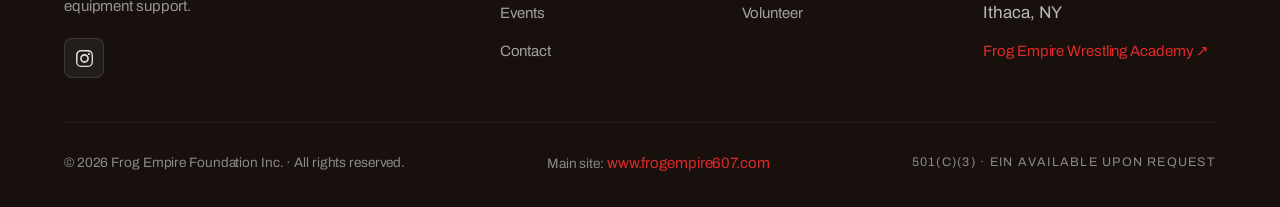
<file: about.html>
<!DOCTYPE html>
<html lang="en">
<head>
<meta charset="UTF-8">
<meta name="viewport" content="width=device-width, initial-scale=1.0">
<!-- ===== PRIMARY SEO ===== -->
<title>About Us | Frog Empire Foundation — Our Story &amp; 501(c)(3)</title>
<meta name="description" content="Meet the wrestlers behind Frog Empire Foundation — a registered 501(c)(3) in Ithaca, NY built to give every young athlete access to wrestling, regardless of background.">
<link rel="canonical" href="https://frogempirefoundation.org/about.html">
<meta name="robots" content="index, follow, max-image-preview:large, max-snippet:-1">
<meta name="theme-color" content="#b31b1b">
<meta name="geo.region" content="US-NY">
<meta name="geo.placename" content="Ithaca, New York">

<!-- ===== OPEN GRAPH / TWITTER ===== -->
<meta property="og:type" content="website">
<meta property="og:site_name" content="Frog Empire Foundation">
<meta property="og:title" content="About Frog Empire Foundation — Our Story &amp; 501(c)(3)">
<meta property="og:description" content="A registered 501(c)(3) in Ithaca, NY built by wrestlers to give every young athlete access to the sport — regardless of background.">
<meta property="og:url" content="https://frogempirefoundation.org/about.html">
<meta property="og:image" content="https://frogempirefoundation.org/images/og-default.jpg">
<meta property="og:image:width" content="1200">
<meta property="og:image:height" content="630">
<meta property="og:locale" content="en_US">
<meta name="twitter:card" content="summary_large_image">
<meta name="twitter:title" content="About Frog Empire Foundation — Our Story &amp; 501(c)(3)">
<meta name="twitter:description" content="A registered 501(c)(3) in Ithaca, NY built by wrestlers, for wrestlers.">
<meta name="twitter:image" content="https://frogempirefoundation.org/images/og-default.jpg">

<!-- ===== ICONS / MANIFEST / FONTS ===== -->
<link rel="icon" type="image/png" href="images/logo-outline.png">
<link rel="apple-touch-icon" href="images/logo-circle-red.png">
<link rel="manifest" href="site.webmanifest">
<link rel="preconnect" href="https://fonts.googleapis.com">
<link rel="preconnect" href="https://fonts.gstatic.com" crossorigin>
<link rel="stylesheet" href="https://fonts.googleapis.com/css2?family=Archivo:wdth,wght@100..125,300..900&display=swap">
<link rel="stylesheet" href="styles.css?v=3">

<!-- ===== STRUCTURED DATA ===== -->
<script type="application/ld+json">
{
  "@context": "https://schema.org",
  "@graph": [
    {
      "@type": ["NGO", "SportsOrganization"],
      "@id": "https://frogempirefoundation.org/#organization",
      "name": "Frog Empire Foundation",
      "url": "https://frogempirefoundation.org/",
      "logo": "https://frogempirefoundation.org/images/logo-primary.png",
      "email": "info@frogempirefoundation.org",
      "sport": "Wrestling",
      "nonprofitStatus": "Nonprofit501c3",
      "address": { "@type": "PostalAddress", "addressLocality": "Ithaca", "addressRegion": "NY", "addressCountry": "US" },
      "sameAs": ["https://instagram.com/frogempirefoundation", "https://www.frogempire607.com"]
    },
    {
      "@type": "AboutPage",
      "url": "https://frogempirefoundation.org/about.html",
      "name": "About Frog Empire Foundation",
      "about": { "@id": "https://frogempirefoundation.org/#organization" },
      "description": "The story, team, and 501(c)(3) status of Frog Empire Foundation, a youth wrestling nonprofit in Ithaca, NY."
    },
    {
      "@type": "BreadcrumbList",
      "itemListElement": [
        { "@type": "ListItem", "position": 1, "name": "Home", "item": "https://frogempirefoundation.org/" },
        { "@type": "ListItem", "position": 2, "name": "About", "item": "https://frogempirefoundation.org/about.html" }
      ]
    }
  ]
}
</script>
</head>
<body>


<a class="skip-link" href="#main">Skip to main content</a>
<!-- ===== NAV ===== -->
<nav class="nav">
  <div class="nav-inner">
    <a href="index.html" class="nav-logo">
      <img src="images/logo-outline.png" alt="Frog Empire Foundation">
      <span>FROG <span class="text-red">EMPIRE</span> FOUNDATION</span>
    </a>
    <button class="nav-toggle" aria-label="Toggle navigation menu" aria-controls="primary-nav" aria-expanded="false">☰</button>
    <ul class="nav-links" id="primary-nav">
      <li><a href="index.html">Home</a></li>
      <li><a href="about.html" class="active">About</a></li>
      <li><a href="programs.html">Programs</a></li>
      <li><a href="empire-state-series.html">Empire Series</a></li>
      <li><a href="events.html">Events</a></li>
      <li><a href="sponsor.html">Sponsor</a></li>
      <li><a href="get-involved.html">Get Involved</a></li>
      <li><a href="contact.html">Contact</a></li>
      <li><a href="sponsor.html#donate" class="nav-donate">Donate</a></li>
    </ul>
  </div>
</nav>

<!-- ===== PAGE HEADER ===== -->
<section class="page-header" id="main" tabindex="-1">
  <div class="page-header-inner">
    <div class="eyebrow">About The Foundation</div>
    <h1 class="h-display">We don't<br>make <span class="text-red">excuses.</span><br>We make <span class="stroke">wrestlers.</span></h1>
    <p class="lead" style="margin-top: 1rem;">Frog Empire Foundation Inc. is a 501(c)(3) nonprofit based in Ithaca, NY — built to remove the barriers keeping young athletes off the mat.</p>
  </div>
</section>

<!-- ===== STORY ===== -->
<section class="section reveal">
  <div class="split">
    <div>
      <div class="eyebrow">Our Story</div>
      <h2 class="h-section">Talent is everywhere.<br><span class="text-red">Opportunity</span> is not.</h2>
      <p class="body-text">
        Frog Empire Foundation was built out of a simple realization: talent is everywhere, but opportunity is not.
      </p>
      <p class="body-text">
        After launching Frog Empire Wrestling Academy, we saw firsthand how many athletes had the drive to succeed but lacked access — whether it was training, equipment, or the financial support to compete. The Foundation was created to bridge that gap.
      </p>
      <p class="body-text">
        Our goal is not just to build better wrestlers. It's to build disciplined, confident individuals who carry the lessons of the sport into every corner of their lives — work ethic, resilience, accountability, and the belief that hard work pays off.
      </p>
    </div>
    <div class="split-visual">
      <img src="images/clinic.jpg" alt="Julian Ramirez demonstrating a wrestling technique to young athletes" width="1600" height="1066" loading="lazy" decoding="async">
    </div>
  </div>
</section>

<!-- ===== MISSION / VALUES ===== -->
<section class="section-tight reveal" style="background: var(--black-soft); max-width: 100%;">
  <div style="max-width: var(--max-width); margin: 0 auto;">
    <div style="max-width: 720px; margin-bottom: 2rem;">
      <div class="eyebrow">Our Mission</div>
      <h2 class="h-section">What we <span class="text-red">stand for</span>.</h2>
    </div>
    <p class="lead" style="max-width: 800px; font-size: 1.35rem; line-height: 1.6;">
      Frog Empire Foundation exists to provide access, opportunity, and support for young athletes through the sport of wrestling. We aim to remove financial and structural barriers so every athlete — regardless of background — can train, compete, and grow both on and off the mat.
    </p>
    <div class="card-grid" style="margin-top: 3rem;">
      <div class="card">
        <div class="card-number">01</div>
        <h3>Access</h3>
        <p>Elite training, coaching, and mats open to athletes who'd otherwise be locked out by cost or geography.</p>
      </div>
      <div class="card">
        <div class="card-number">02</div>
        <h3>Opportunity</h3>
        <p>Scholarships, travel, and tournament support so effort — not economics — decides who competes.</p>
      </div>
      <div class="card">
        <div class="card-number">03</div>
        <h3>Character</h3>
        <p>Discipline, respect, and confidence built through the sport, carried off the mat into life.</p>
      </div>
    </div>
  </div>
</section>

<!-- ===== TEAM ===== -->
<section class="section reveal">
  <div style="max-width: 720px; margin-bottom: 2rem;">
    <div class="eyebrow">Leadership</div>
    <h2 class="h-section">Built by <span class="text-red">wrestlers</span>,<br>for wrestlers.</h2>
    <p class="lead">The people behind Frog Empire have lived the grind. Every decision we make comes from experience on the mat.</p>
  </div>

  <div class="team-grid">
    <a href="mailto:jramirez@frogempire607.com" class="team-card" style="text-decoration: none; color: inherit; display: block;">
      <div class="team-photo">
        <img src="images/julian-headshot.jpg" alt="Julian Ramirez — Founder & President, Frog Empire Foundation" width="1600" height="1067" loading="lazy" decoding="async">
      </div>
      <div class="team-info">
        <div class="team-name">Julian Ramirez</div>
        <div class="team-role">Founder & President</div>
        <p class="team-bio">Cornell University wrestler and founder of Frog Empire Wrestling Academy. Passionate about building systems that develop athletes and create opportunities through wrestling.</p>
        <div style="margin-top: 1rem; font-family: var(--font-accent); font-size: 0.85rem; letter-spacing: 0.1em; color: var(--red);">jramirez@frogempire607.com</div>
      </div>
    </a>

    <a href="mailto:sjones@frogempire607.com" class="team-card" style="text-decoration: none; color: inherit; display: block;">
      <div class="team-photo">
        <img src="images/sal-headshot.jpg" alt="Sal — Associate Head Coach & Program Lead, Frog Empire Foundation" width="1600" height="1067" loading="lazy" decoding="async">
      </div>
      <div class="team-info">
        <div class="team-name">Sal</div>
        <div class="team-role">Head Coach / Program Lead</div>
        <p class="team-bio">Experienced coach with 15+ years in wrestling. Focuses on athlete development, mentorship, and building strong character through the sport.</p>
        <div style="margin-top: 1rem; font-family: var(--font-accent); font-size: 0.85rem; letter-spacing: 0.1em; color: var(--red);">sjones@frogempire607.com</div>
      </div>
    </a>
  </div>
</section>

<!-- ===== 501c3 INFO ===== -->
<section class="section-tight reveal" style="background: var(--black-soft); max-width: 100%;">
  <div style="max-width: var(--max-width); margin: 0 auto;">
    <div class="split">
      <div>
        <div class="eyebrow">Official Status</div>
        <h2 class="h-section">Registered<br><span class="text-red">501(c)(3)</span>.</h2>
        <p class="body-text">
          Frog Empire Foundation Inc. is an IRS-approved 501(c)(3) nonprofit organization. All donations are tax-deductible to the fullest extent allowed by law.
        </p>
        <p class="body-text">
          Our EIN is available upon request or for donor verification purposes. Reach out at <a href="mailto:info@frogempirefoundation.org" style="color: var(--red);">info@frogempirefoundation.org</a> for documentation.
        </p>
      </div>
      <div style="display: grid; gap: 1rem;">
        <div style="background: var(--black-card); border: 1px solid var(--gray-dark); padding: 2rem;">
          <div class="eyebrow" style="margin-bottom: 0.75rem;">Based In</div>
          <div style="font-family: var(--font-display); font-size: 2rem; line-height: 1;">ITHACA, NEW YORK</div>
        </div>
        <div style="background: var(--black-card); border: 1px solid var(--gray-dark); padding: 2rem;">
          <div class="eyebrow" style="margin-bottom: 0.75rem;">Serving</div>
          <div style="font-family: var(--font-display); font-size: 2rem; line-height: 1;">K–12 ATHLETES</div>
        </div>
        <div style="background: var(--black-card); border: 1px solid var(--gray-dark); padding: 2rem;">
          <div class="eyebrow" style="margin-bottom: 0.75rem;">Growth Plan</div>
          <div style="font-family: var(--font-display); font-size: 2rem; line-height: 1;">EXPANDING REGIONALLY</div>
        </div>
      </div>
    </div>
  </div>
</section>

<!-- ===== CTA ===== -->
<section class="cta-banner reveal">
  <div class="cta-inner">
    <div>
      <div class="eyebrow">Join The Empire</div>
      <h2 class="h-section">Ready to back<br>the <span class="text-red">mission</span>?</h2>
      <p class="lead">Every contribution — time, money, or gear — puts another athlete on the mat.</p>
    </div>
    <div style="display: flex; flex-direction: column; gap: 1rem;">
      <a href="sponsor.html#donate" class="btn btn-primary">Donate</a>
      <a href="get-involved.html" class="btn btn-outline">Get Involved</a>
    </div>
  </div>
</section>

<!-- ===== FOOTER ===== -->
<footer class="footer">
  <div class="footer-inner">
    <div class="footer-brand">
      <img src="images/logo-primary.png" alt="Frog Empire Foundation">
      <p>A 501(c)(3) nonprofit removing barriers for young wrestlers through scholarships, training, and equipment support.</p>
      <div class="social-row">
        <a href="https://instagram.com/frogempirefoundation" target="_blank" aria-label="Instagram">
          <svg viewBox="0 0 24 24"><path d="M12 2.2c3.2 0 3.6 0 4.8.1 1.2.1 1.8.2 2.3.4.6.2 1 .5 1.5 1s.8.9 1 1.5c.2.5.4 1.1.4 2.3.1 1.2.1 1.6.1 4.8s0 3.6-.1 4.8c-.1 1.2-.2 1.8-.4 2.3-.2.6-.5 1-1 1.5s-.9.8-1.5 1c-.5.2-1.1.4-2.3.4-1.2.1-1.6.1-4.8.1s-3.6 0-4.8-.1c-1.2-.1-1.8-.2-2.3-.4-.6-.2-1-.5-1.5-1s-.8-.9-1-1.5c-.2-.5-.4-1.1-.4-2.3C2.2 15.6 2.2 15.2 2.2 12s0-3.6.1-4.8c.1-1.2.2-1.8.4-2.3.2-.6.5-1 1-1.5s.9-.8 1.5-1c.5-.2 1.1-.4 2.3-.4C8.4 2.2 8.8 2.2 12 2.2m0-2.2C8.7 0 8.3 0 7.1.1 5.8.1 5 .3 4.2.6c-.8.3-1.5.8-2.2 1.4-.6.6-1.1 1.3-1.4 2.1-.3.8-.5 1.6-.6 2.9C0 8.3 0 8.7 0 12s0 3.7.1 4.9c.1 1.3.3 2.1.6 2.9.3.8.8 1.5 1.4 2.1.6.6 1.3 1.1 2.1 1.4.8.3 1.6.5 2.9.6 1.2.1 1.6.1 4.9.1s3.7 0 4.9-.1c1.3-.1 2.1-.3 2.9-.6.8-.3 1.5-.8 2.1-1.4.6-.6 1.1-1.3 1.4-2.1.3-.8.5-1.6.6-2.9.1-1.2.1-1.6.1-4.9s0-3.7-.1-4.9c-.1-1.3-.3-2.1-.6-2.9-.3-.8-.8-1.5-1.4-2.1C20.3.9 19.6.4 18.8.1 18 0 17.2-.1 15.9 0 14.7 0 14.3 0 12 0zm0 5.8c-3.4 0-6.2 2.8-6.2 6.2s2.8 6.2 6.2 6.2 6.2-2.8 6.2-6.2S15.4 5.8 12 5.8zm0 10.2c-2.2 0-4-1.8-4-4s1.8-4 4-4 4 1.8 4 4-1.8 4-4 4zm7.8-10.4c0 .8-.7 1.5-1.5 1.5s-1.5-.7-1.5-1.5.7-1.5 1.5-1.5 1.5.6 1.5 1.5z"/></svg>
        </a>
      </div>
    </div>
    <div>
      <h4>Foundation</h4>
      <ul>
        <li><a href="about.html">About</a></li>
        <li><a href="programs.html">Programs</a></li>
        <li><a href="events.html">Events</a></li>
        <li><a href="contact.html">Contact</a></li>
      </ul>
    </div>
    <div>
      <h4>Support</h4>
      <ul>
        <li><a href="sponsor.html#donate">Donate</a></li>
        <li><a href="sponsor.html">Sponsor</a></li>
        <li><a href="get-involved.html">Volunteer</a></li>
      </ul>
    </div>
    <div>
      <h4>Reach Us</h4>
      <ul>
        <li><a href="mailto:info@frogempirefoundation.org">info@frogempirefoundation.org</a></li>
        <li><a href="https://instagram.com/frogempirefoundation" target="_blank">@frogempirefoundation</a></li>
        <li>Ithaca, NY</li>
        <li><a href="https://www.frogempire607.com" target="_blank" style="color: var(--red);">Frog Empire Wrestling Academy ↗</a></li>
      </ul>
    </div>
  </div>
  <div class="footer-bottom">
    <div>© 2026 Frog Empire Foundation Inc. · All rights reserved.</div>
    <div>Main site: <a href="https://www.frogempire607.com" target="_blank" style="color: var(--red);">www.frogempire607.com</a></div>
    <div class="ein">501(c)(3) · EIN Available Upon Request</div>
  </div>
</footer>

<script src="main.js?v=2"></script>
</body>
</html>
</file>
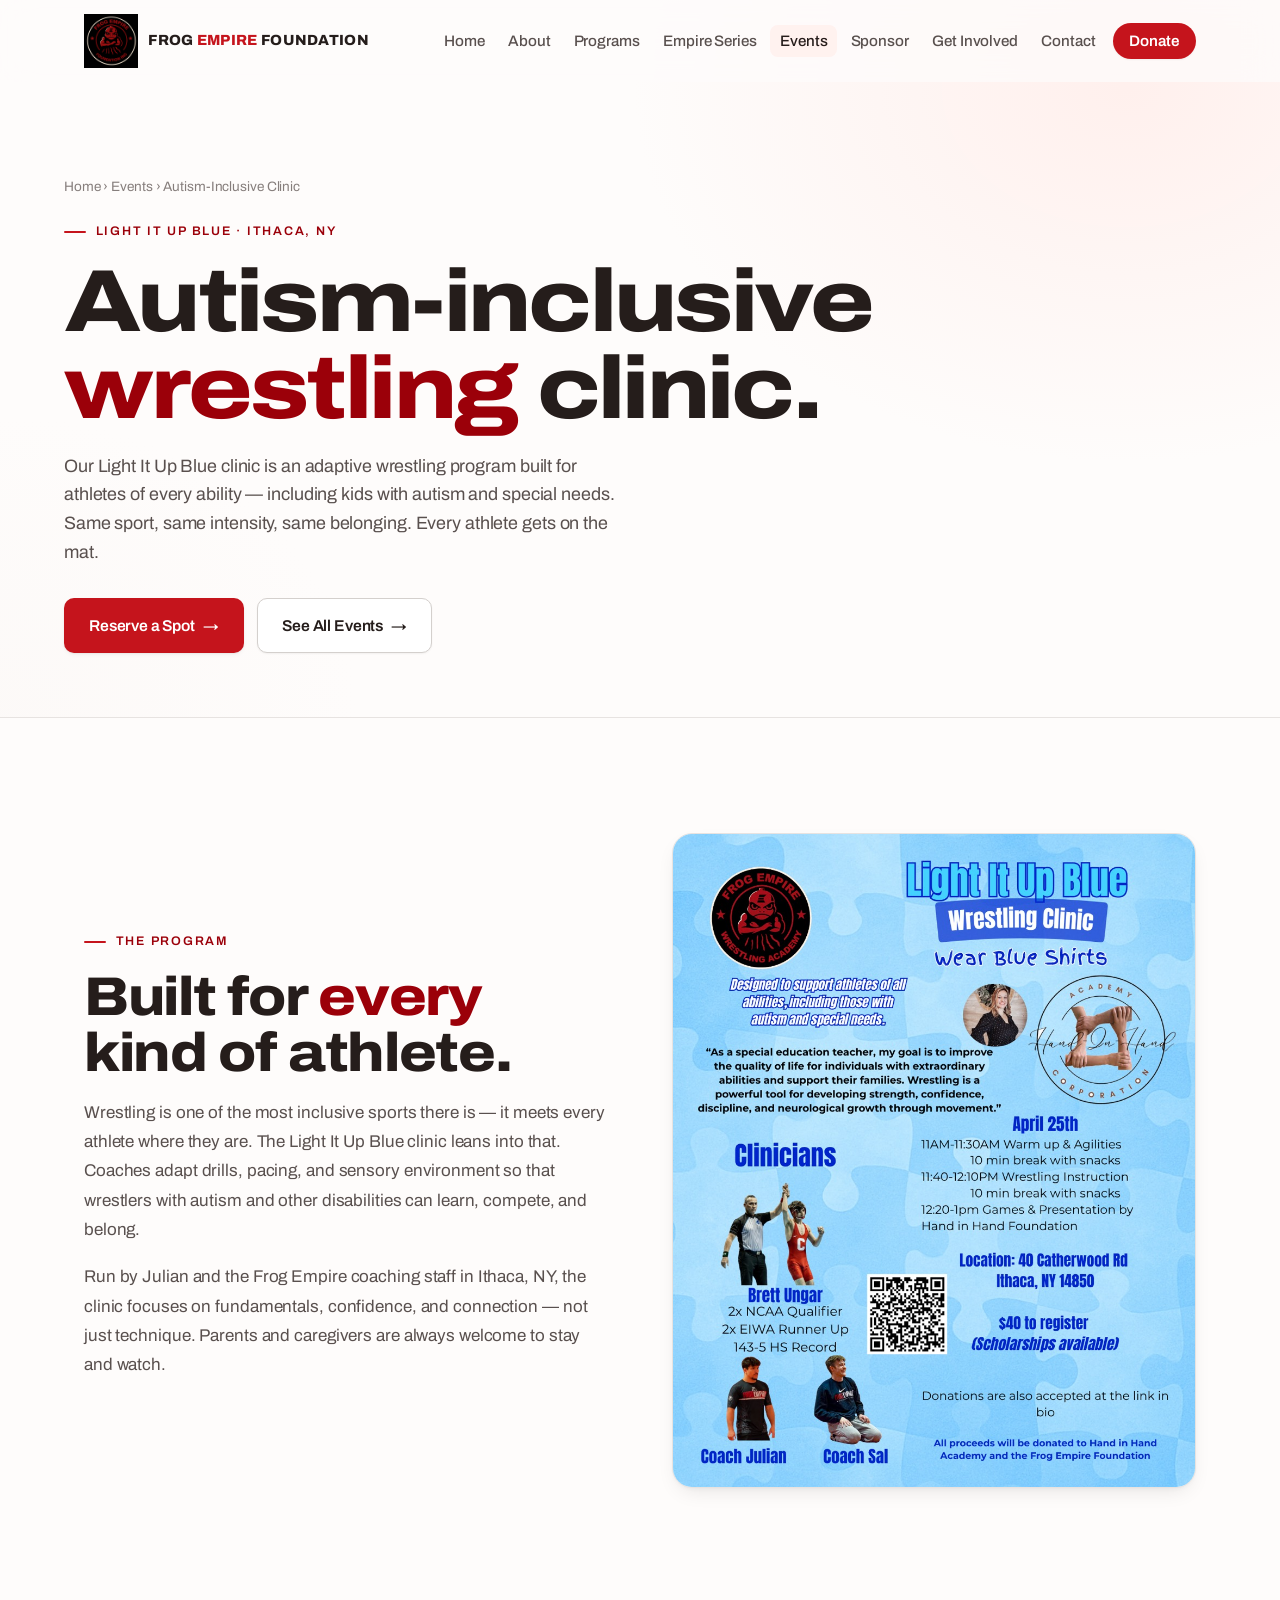
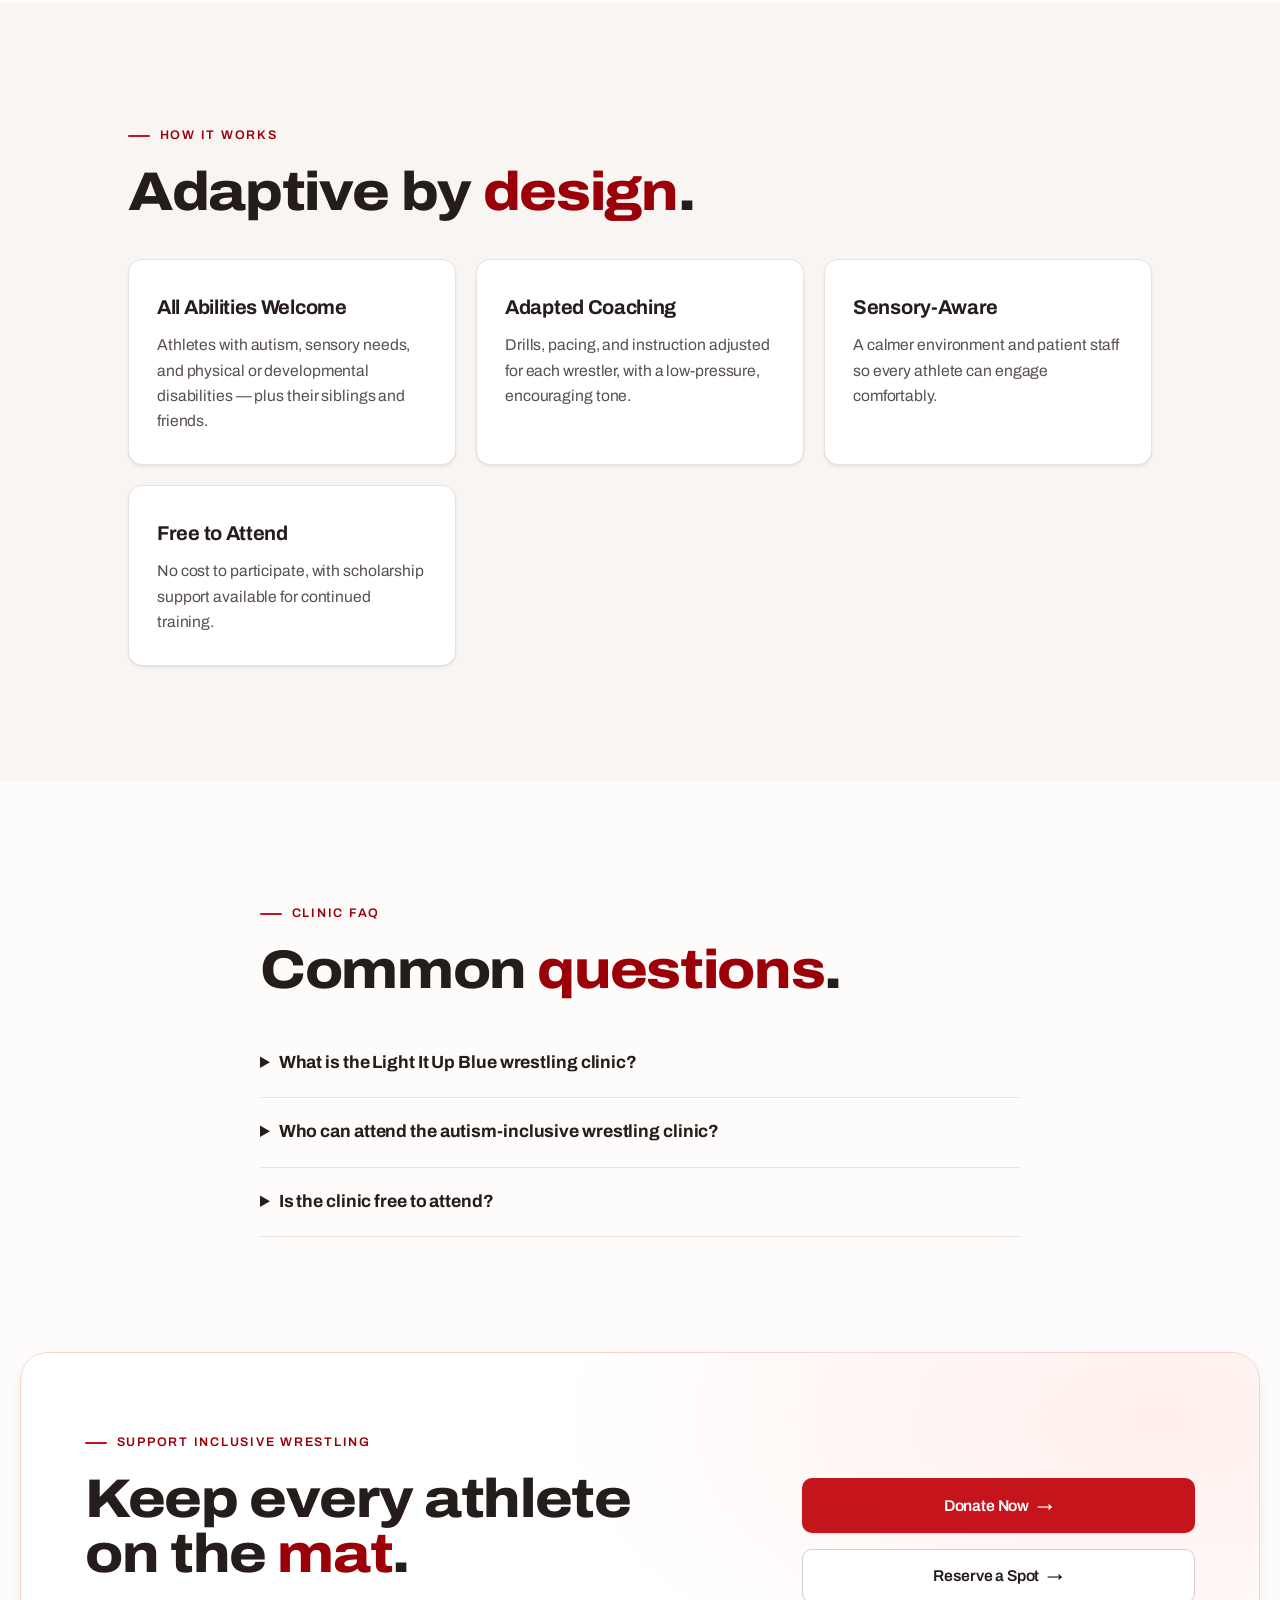
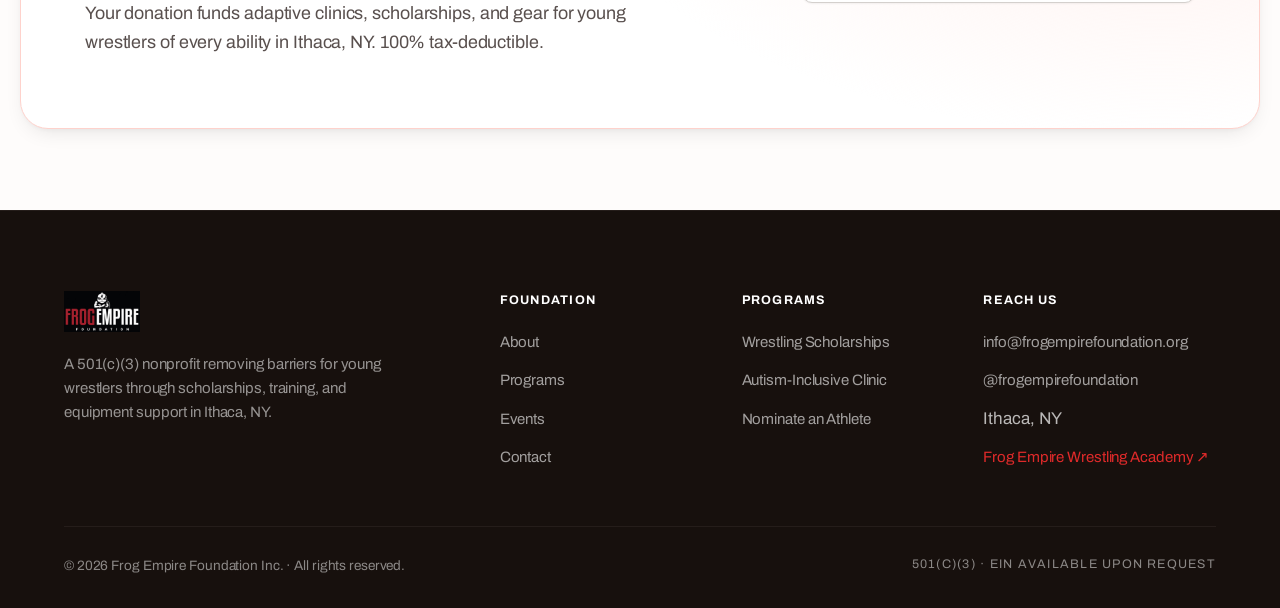
<file: autism-inclusive-wrestling-clinic.html>
<!DOCTYPE html>
<html lang="en">
<head>
<meta charset="UTF-8">
<meta name="viewport" content="width=device-width, initial-scale=1.0">

<!-- ===== PRIMARY SEO ===== -->
<title>Autism-Inclusive Wrestling Clinic in Ithaca, NY | Frog Empire Foundation</title>
<meta name="description" content="Our Light It Up Blue clinic is an autism-inclusive, adaptive youth wrestling program in Ithaca, NY — built to support athletes of all abilities, including those with autism and special needs. All levels welcome, free to attend.">
<link rel="canonical" href="https://frogempirefoundation.org/autism-inclusive-wrestling-clinic.html">
<meta name="robots" content="index, follow, max-image-preview:large, max-snippet:-1">
<meta name="theme-color" content="#b31b1b">
<meta name="geo.region" content="US-NY">
<meta name="geo.placename" content="Ithaca, New York">
<meta name="geo.position" content="42.4440;-76.5019">
<meta name="ICBM" content="42.4440, -76.5019">

<!-- ===== OPEN GRAPH / TWITTER ===== -->
<meta property="og:type" content="website">
<meta property="og:site_name" content="Frog Empire Foundation">
<meta property="og:title" content="Autism-Inclusive Wrestling Clinic in Ithaca, NY">
<meta property="og:description" content="The Light It Up Blue clinic is an adaptive, autism-inclusive youth wrestling program in Ithaca, NY. All abilities welcome, free to attend.">
<meta property="og:url" content="https://frogempirefoundation.org/autism-inclusive-wrestling-clinic.html">
<meta property="og:image" content="https://frogempirefoundation.org/images/LiuBC.jpg">
<meta property="og:image:width" content="1080">
<meta property="og:image:height" content="1350">
<meta property="og:locale" content="en_US">
<meta name="twitter:card" content="summary_large_image">
<meta name="twitter:title" content="Autism-Inclusive Wrestling Clinic in Ithaca, NY">
<meta name="twitter:description" content="The Light It Up Blue clinic is an adaptive, autism-inclusive youth wrestling program in Ithaca, NY. All abilities welcome.">
<meta name="twitter:image" content="https://frogempirefoundation.org/images/LiuBC.jpg">

<!-- ===== ICONS / MANIFEST / FONTS ===== -->
<link rel="icon" type="image/png" href="images/logo-outline.png">
<link rel="apple-touch-icon" href="images/logo-circle-red.png">
<link rel="manifest" href="site.webmanifest">
<link rel="preconnect" href="https://fonts.googleapis.com">
<link rel="preconnect" href="https://fonts.gstatic.com" crossorigin>
<link rel="stylesheet" href="https://fonts.googleapis.com/css2?family=Archivo:wdth,wght@100..125,300..900&display=swap">
<link rel="stylesheet" href="styles.css?v=3">

<!-- ===== STRUCTURED DATA ===== -->
<script type="application/ld+json">
{
  "@context": "https://schema.org",
  "@graph": [
    {
      "@type": ["NGO", "SportsOrganization"],
      "@id": "https://frogempirefoundation.org/#organization",
      "name": "Frog Empire Foundation",
      "url": "https://frogempirefoundation.org/",
      "logo": "https://frogempirefoundation.org/images/logo-primary.png",
      "email": "info@frogempirefoundation.org",
      "sport": "Wrestling",
      "nonprofitStatus": "Nonprofit501c3",
      "address": { "@type": "PostalAddress", "addressLocality": "Ithaca", "addressRegion": "NY", "addressCountry": "US" },
      "sameAs": ["https://instagram.com/frogempirefoundation", "https://www.frogempire607.com"]
    },
    {
      "@type": "WebPage",
      "url": "https://frogempirefoundation.org/autism-inclusive-wrestling-clinic.html",
      "name": "Autism-Inclusive Wrestling Clinic in Ithaca, NY",
      "about": { "@id": "https://frogempirefoundation.org/#organization" }
    },
    {
      "@type": "BreadcrumbList",
      "itemListElement": [
        { "@type": "ListItem", "position": 1, "name": "Home", "item": "https://frogempirefoundation.org/" },
        { "@type": "ListItem", "position": 2, "name": "Events", "item": "https://frogempirefoundation.org/events.html" },
        { "@type": "ListItem", "position": 3, "name": "Autism-Inclusive Wrestling Clinic", "item": "https://frogempirefoundation.org/autism-inclusive-wrestling-clinic.html" }
      ]
    },
    {
      "@type": "Event",
      "name": "Light It Up Blue Wrestling Clinic",
      "description": "An autism-inclusive, adaptive youth wrestling clinic in Ithaca, NY designed to support athletes of all abilities, including those with autism and special needs. All levels welcome.",
      "startDate": "2026-04-25",
      "eventAttendanceMode": "https://schema.org/OfflineEventAttendanceMode",
      "eventStatus": "https://schema.org/EventScheduled",
      "image": "https://frogempirefoundation.org/images/LiuBC.jpg",
      "location": {
        "@type": "Place",
        "name": "Frog Empire Wrestling Academy",
        "address": { "@type": "PostalAddress", "addressLocality": "Ithaca", "addressRegion": "NY", "addressCountry": "US" }
      },
      "organizer": { "@id": "https://frogempirefoundation.org/#organization" },
      "isAccessibleForFree": true,
      "offers": { "@type": "Offer", "price": "0", "priceCurrency": "USD", "availability": "https://schema.org/InStock", "url": "https://frogempirefoundation.org/autism-inclusive-wrestling-clinic.html" }
    },
    {
      "@type": "FAQPage",
      "mainEntity": [
        {
          "@type": "Question",
          "name": "What is the Light It Up Blue wrestling clinic?",
          "acceptedAnswer": { "@type": "Answer", "text": "Light It Up Blue is Frog Empire Foundation's autism-inclusive wrestling clinic in Ithaca, NY. It is an adaptive program designed to support athletes of all abilities — including those with autism and special needs — in a welcoming, low-pressure environment." }
        },
        {
          "@type": "Question",
          "name": "Who can attend the autism-inclusive wrestling clinic?",
          "acceptedAnswer": { "@type": "Answer", "text": "Athletes of all ages and ability levels are welcome, with a special focus on wrestlers with autism, sensory needs, and other disabilities. No prior wrestling experience is required." }
        },
        {
          "@type": "Question",
          "name": "Is the clinic free to attend?",
          "acceptedAnswer": { "@type": "Answer", "text": "Yes. The Light It Up Blue clinic is free, and scholarship support is available for any additional programming. Contact info@frogempirefoundation.org to reserve a spot." }
        }
      ]
    }
  ]
}
</script>
</head>
<body>

<a class="skip-link" href="#main">Skip to main content</a>
<nav class="nav">
  <div class="nav-inner">
    <a href="index.html" class="nav-logo">
      <img src="images/logo-outline.png" alt="Frog Empire Foundation">
      <span>FROG <span class="text-red">EMPIRE</span> FOUNDATION</span>
    </a>
    <button class="nav-toggle" aria-label="Toggle navigation menu" aria-controls="primary-nav" aria-expanded="false">☰</button>
    <ul class="nav-links" id="primary-nav">
      <li><a href="index.html">Home</a></li>
      <li><a href="about.html">About</a></li>
      <li><a href="programs.html">Programs</a></li>
      <li><a href="empire-state-series.html">Empire Series</a></li>
      <li><a href="events.html" class="active">Events</a></li>
      <li><a href="sponsor.html">Sponsor</a></li>
      <li><a href="get-involved.html">Get Involved</a></li>
      <li><a href="contact.html">Contact</a></li>
      <li><a href="sponsor.html#donate" class="nav-donate">Donate</a></li>
    </ul>
  </div>
</nav>

<section class="page-header" id="main" tabindex="-1">
  <div class="page-header-inner">
    <nav aria-label="Breadcrumb" style="font-size: 0.85rem; color: var(--ink-3); margin-bottom: 1rem;">
      <a href="index.html" style="color: var(--ink-3);">Home</a> ›
      <a href="events.html" style="color: var(--ink-3);">Events</a> ›
      <span>Autism-Inclusive Clinic</span>
    </nav>
    <div class="eyebrow">Light It Up Blue · Ithaca, NY</div>
    <h1 class="h-display">Autism-inclusive<br><span class="text-red">wrestling</span> clinic.</h1>
    <p class="lead" style="margin-top: 1rem;">Our Light It Up Blue clinic is an adaptive wrestling program built for athletes of every ability — including kids with autism and special needs. Same sport, same intensity, same belonging. Every athlete gets on the mat.</p>
    <div class="hero-ctas" style="margin-top: 2rem;">
      <a href="mailto:info@frogempirefoundation.org?subject=Light It Up Blue Clinic" class="btn btn-primary">Reserve a Spot</a>
      <a href="events.html" class="btn btn-outline">See All Events</a>
    </div>
  </div>
</section>

<!-- ABOUT THE CLINIC -->
<section class="section reveal">
  <div class="split">
    <div>
      <div class="eyebrow">The Program</div>
      <h2 class="h-section">Built for <span class="text-red">every</span><br>kind of athlete.</h2>
      <p class="body-text">Wrestling is one of the most inclusive sports there is — it meets every athlete where they are. The Light It Up Blue clinic leans into that. Coaches adapt drills, pacing, and sensory environment so that wrestlers with autism and other disabilities can learn, compete, and belong.</p>
      <p class="body-text">Run by Julian and the Frog Empire coaching staff in Ithaca, NY, the clinic focuses on fundamentals, confidence, and connection — not just technique. Parents and caregivers are always welcome to stay and watch.</p>
    </div>
    <div class="split-visual">
      <img src="images/LiuBC.jpg" alt="Young athletes at the autism-inclusive Light It Up Blue wrestling clinic in Ithaca, NY" width="1080" height="1350" loading="lazy" decoding="async">
    </div>
  </div>
</section>

<!-- WHAT MAKES IT INCLUSIVE -->
<section class="section reveal" style="background: var(--black-soft); max-width: 100%;">
  <div style="max-width: var(--max-width); margin: 0 auto; padding: 0 var(--gutter);">
    <div style="max-width: 720px; margin-bottom: 2rem;">
      <div class="eyebrow">How It Works</div>
      <h2 class="h-section">Adaptive by <span class="text-red">design</span>.</h2>
    </div>
    <div class="card-grid">
      <div class="card"><h3>All Abilities Welcome</h3><p>Athletes with autism, sensory needs, and physical or developmental disabilities — plus their siblings and friends.</p></div>
      <div class="card"><h3>Adapted Coaching</h3><p>Drills, pacing, and instruction adjusted for each wrestler, with a low-pressure, encouraging tone.</p></div>
      <div class="card"><h3>Sensory-Aware</h3><p>A calmer environment and patient staff so every athlete can engage comfortably.</p></div>
      <div class="card"><h3>Free to Attend</h3><p>No cost to participate, with scholarship support available for continued training.</p></div>
    </div>
  </div>
</section>

<!-- FAQ -->
<section class="section reveal" id="faq" aria-labelledby="faq-heading">
  <div style="max-width: 760px; margin: 0 auto;">
    <div style="margin-bottom: 2rem;">
      <div class="eyebrow">Clinic FAQ</div>
      <h2 class="h-section" id="faq-heading">Common <span class="text-red">questions</span>.</h2>
    </div>
    <details style="border-bottom: 1px solid var(--line); padding: 1.25rem 0;"><summary style="cursor: pointer; font-weight: 700; font-size: 1.1rem; color: var(--ink);">What is the Light It Up Blue wrestling clinic?</summary><p style="color: var(--ink-2); margin-top: 0.75rem;">Light It Up Blue is Frog Empire Foundation's autism-inclusive wrestling clinic in Ithaca, NY. It is an adaptive program designed to support athletes of all abilities — including those with autism and special needs — in a welcoming, low-pressure environment.</p></details>
    <details style="border-bottom: 1px solid var(--line); padding: 1.25rem 0;"><summary style="cursor: pointer; font-weight: 700; font-size: 1.1rem; color: var(--ink);">Who can attend the autism-inclusive wrestling clinic?</summary><p style="color: var(--ink-2); margin-top: 0.75rem;">Athletes of all ages and ability levels are welcome, with a special focus on wrestlers with autism, sensory needs, and other disabilities. No prior wrestling experience is required.</p></details>
    <details style="border-bottom: 1px solid var(--line); padding: 1.25rem 0;"><summary style="cursor: pointer; font-weight: 700; font-size: 1.1rem; color: var(--ink);">Is the clinic free to attend?</summary><p style="color: var(--ink-2); margin-top: 0.75rem;">Yes. The Light It Up Blue clinic is free, and scholarship support is available for any additional programming. Contact info@frogempirefoundation.org to reserve a spot.</p></details>
  </div>
</section>

<!-- CTA -->
<section class="cta-banner reveal">
  <div class="cta-inner">
    <div>
      <div class="eyebrow">Support Inclusive Wrestling</div>
      <h2 class="h-section">Keep every athlete<br>on the <span class="text-red">mat</span>.</h2>
      <p class="lead">Your donation funds adaptive clinics, scholarships, and gear for young wrestlers of every ability in Ithaca, NY. 100% tax-deductible.</p>
    </div>
    <div style="display: flex; flex-direction: column; gap: 1rem;">
      <a href="sponsor.html#donate" class="btn btn-primary">Donate Now</a>
      <a href="mailto:info@frogempirefoundation.org?subject=Light It Up Blue Clinic" class="btn btn-outline">Reserve a Spot</a>
    </div>
  </div>
</section>

<!-- FOOTER -->
<footer class="footer">
  <div class="footer-inner">
    <div class="footer-brand">
      <img src="images/logo-primary.png" alt="Frog Empire Foundation">
      <p>A 501(c)(3) nonprofit removing barriers for young wrestlers through scholarships, training, and equipment support in Ithaca, NY.</p>
    </div>
    <div>
      <h4>Foundation</h4>
      <ul>
        <li><a href="about.html">About</a></li>
        <li><a href="programs.html">Programs</a></li>
        <li><a href="events.html">Events</a></li>
        <li><a href="contact.html">Contact</a></li>
      </ul>
    </div>
    <div>
      <h4>Programs</h4>
      <ul>
        <li><a href="wrestling-scholarships-ithaca-ny.html">Wrestling Scholarships</a></li>
        <li><a href="autism-inclusive-wrestling-clinic.html">Autism-Inclusive Clinic</a></li>
        <li><a href="get-involved.html">Nominate an Athlete</a></li>
      </ul>
    </div>
    <div>
      <h4>Reach Us</h4>
      <ul>
        <li><a href="mailto:info@frogempirefoundation.org">info@frogempirefoundation.org</a></li>
        <li><a href="https://instagram.com/frogempirefoundation" target="_blank" rel="noopener">@frogempirefoundation</a></li>
        <li>Ithaca, NY</li>
        <li><a href="https://www.frogempire607.com" target="_blank" rel="noopener" style="color: var(--red);">Frog Empire Wrestling Academy ↗</a></li>
      </ul>
    </div>
  </div>
  <div class="footer-bottom">
    <div>© 2026 Frog Empire Foundation Inc. · All rights reserved.</div>
    <div class="ein">501(c)(3) · EIN Available Upon Request</div>
  </div>
</footer>

<script src="main.js?v=2"></script>
</body>
</html>
</file>
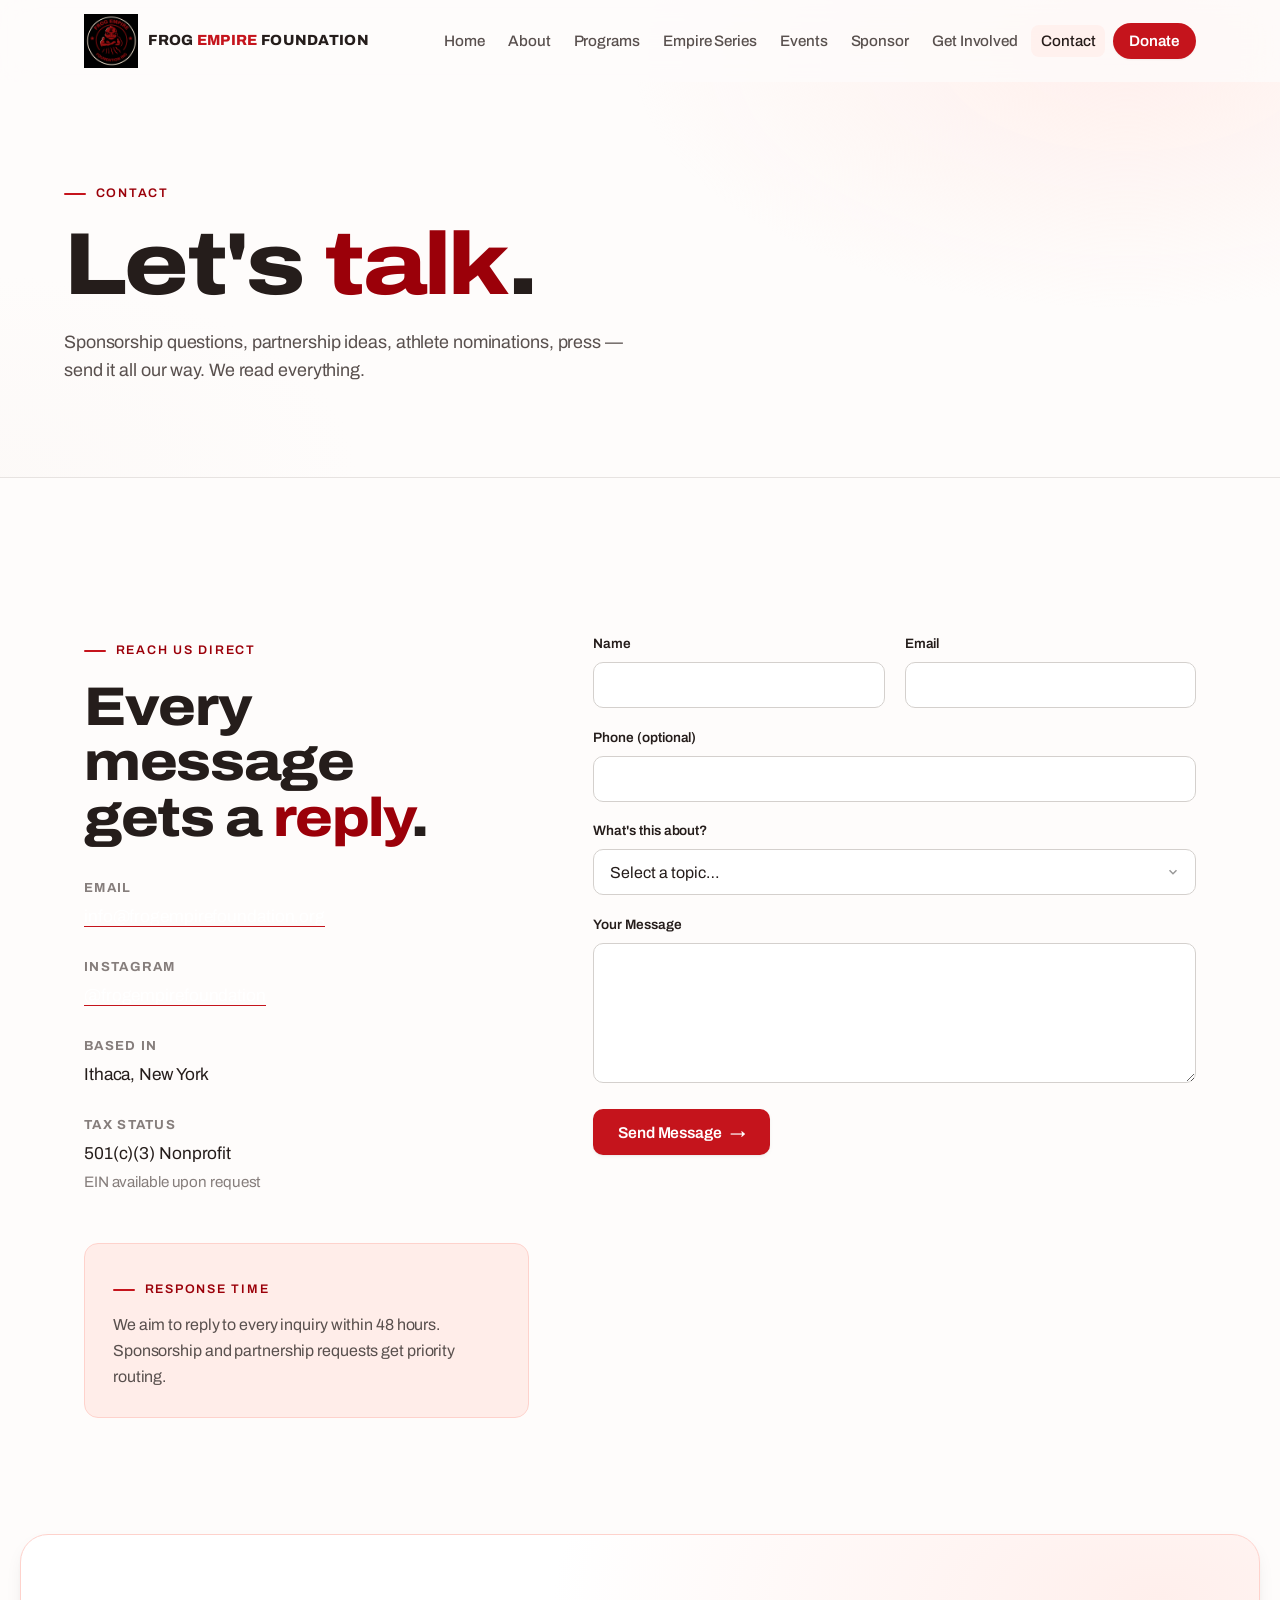
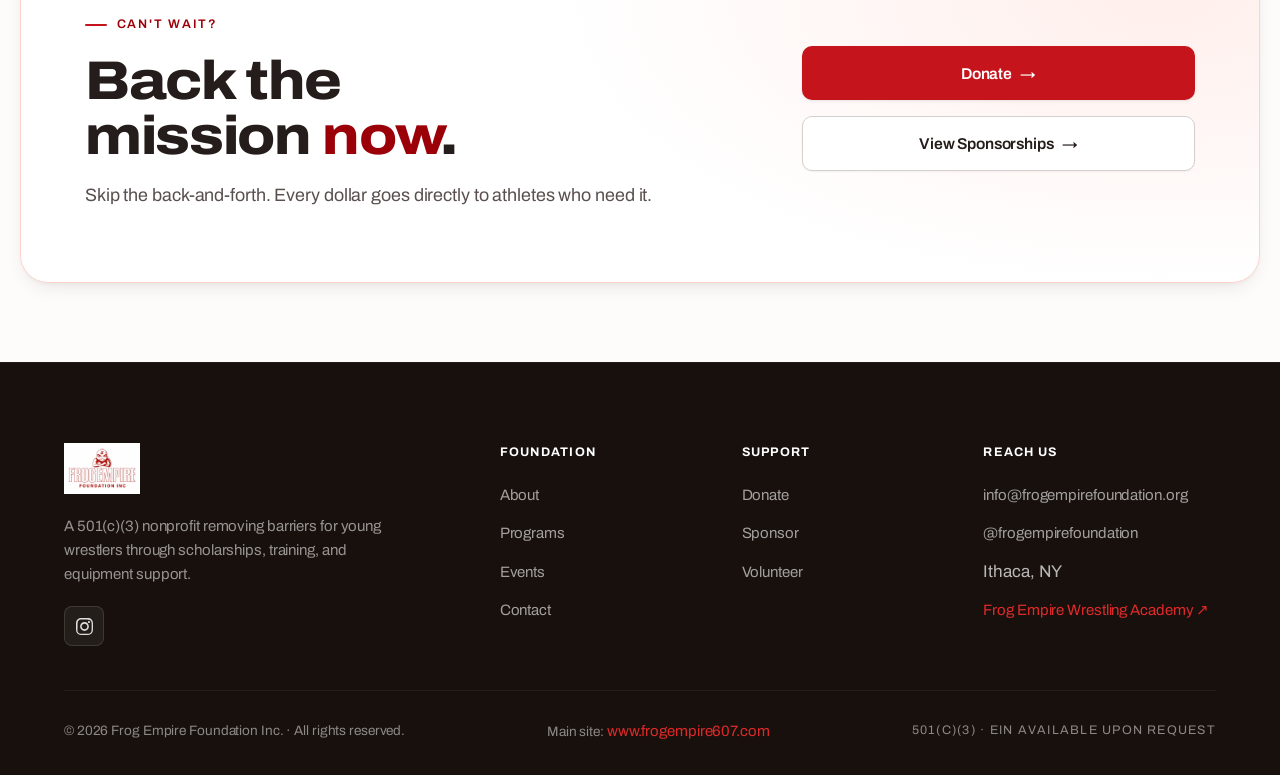
<file: contact.html>
<!DOCTYPE html>
<html lang="en">
<head>
<meta charset="UTF-8">
<meta name="viewport" content="width=device-width, initial-scale=1.0">
<!-- ===== PRIMARY SEO ===== -->
<title>Contact Frog Empire Foundation | Ithaca, NY Wrestling Nonprofit</title>
<meta name="description" content="Get in touch with Frog Empire Foundation in Ithaca, NY — questions, sponsorships, athlete nominations, or partnerships. Every message gets a reply.">
<link rel="canonical" href="https://frogempirefoundation.org/contact.html">
<meta name="robots" content="index, follow, max-image-preview:large, max-snippet:-1">
<meta name="theme-color" content="#b31b1b">
<meta name="geo.region" content="US-NY">
<meta name="geo.placename" content="Ithaca, New York">

<!-- ===== OPEN GRAPH / TWITTER ===== -->
<meta property="og:type" content="website">
<meta property="og:site_name" content="Frog Empire Foundation">
<meta property="og:title" content="Contact Frog Empire Foundation — Ithaca, NY">
<meta property="og:description" content="Questions, sponsorships, athlete nominations, or partnerships — get in touch with Frog Empire Foundation. Every message gets a reply.">
<meta property="og:url" content="https://frogempirefoundation.org/contact.html">
<meta property="og:image" content="https://frogempirefoundation.org/images/og-default.jpg">
<meta property="og:image:width" content="1200">
<meta property="og:image:height" content="630">
<meta property="og:locale" content="en_US">
<meta name="twitter:card" content="summary_large_image">
<meta name="twitter:title" content="Contact Frog Empire Foundation — Ithaca, NY">
<meta name="twitter:description" content="Questions, sponsorships, nominations, or partnerships — every message gets a reply.">
<meta name="twitter:image" content="https://frogempirefoundation.org/images/og-default.jpg">

<!-- ===== ICONS / MANIFEST / FONTS ===== -->
<link rel="icon" type="image/png" href="images/logo-outline.png">
<link rel="apple-touch-icon" href="images/logo-circle-red.png">
<link rel="manifest" href="site.webmanifest">
<link rel="preconnect" href="https://fonts.googleapis.com">
<link rel="preconnect" href="https://fonts.gstatic.com" crossorigin>
<link rel="stylesheet" href="https://fonts.googleapis.com/css2?family=Archivo:wdth,wght@100..125,300..900&display=swap">
<link rel="stylesheet" href="styles.css?v=3">

<!-- ===== STRUCTURED DATA ===== -->
<script type="application/ld+json">
{
  "@context": "https://schema.org",
  "@graph": [
    {
      "@type": ["NGO", "SportsOrganization"],
      "@id": "https://frogempirefoundation.org/#organization",
      "name": "Frog Empire Foundation",
      "url": "https://frogempirefoundation.org/",
      "logo": "https://frogempirefoundation.org/images/logo-primary.png",
      "email": "info@frogempirefoundation.org",
      "sport": "Wrestling",
      "nonprofitStatus": "Nonprofit501c3",
      "contactPoint": {
        "@type": "ContactPoint",
        "email": "info@frogempirefoundation.org",
        "contactType": "general inquiries",
        "areaServed": "US",
        "availableLanguage": "English"
      },
      "address": { "@type": "PostalAddress", "addressLocality": "Ithaca", "addressRegion": "NY", "addressCountry": "US" },
      "sameAs": ["https://instagram.com/frogempirefoundation", "https://www.frogempire607.com"]
    },
    {
      "@type": "ContactPage",
      "url": "https://frogempirefoundation.org/contact.html",
      "name": "Contact Frog Empire Foundation",
      "about": { "@id": "https://frogempirefoundation.org/#organization" }
    },
    {
      "@type": "BreadcrumbList",
      "itemListElement": [
        { "@type": "ListItem", "position": 1, "name": "Home", "item": "https://frogempirefoundation.org/" },
        { "@type": "ListItem", "position": 2, "name": "Contact", "item": "https://frogempirefoundation.org/contact.html" }
      ]
    }
  ]
}
</script>
</head>
<body>


<a class="skip-link" href="#main">Skip to main content</a>
<nav class="nav">
  <div class="nav-inner">
    <a href="index.html" class="nav-logo">
      <img src="images/logo-outline.png" alt="Frog Empire Foundation">
      <span>FROG <span class="text-red">EMPIRE</span> FOUNDATION</span>
    </a>
    <button class="nav-toggle" aria-label="Toggle navigation menu" aria-controls="primary-nav" aria-expanded="false">☰</button>
    <ul class="nav-links" id="primary-nav">
      <li><a href="index.html">Home</a></li>
      <li><a href="about.html">About</a></li>
      <li><a href="programs.html">Programs</a></li>
      <li><a href="empire-state-series.html">Empire Series</a></li>
      <li><a href="events.html">Events</a></li>
      <li><a href="sponsor.html">Sponsor</a></li>
      <li><a href="get-involved.html">Get Involved</a></li>
      <li><a href="contact.html" class="active">Contact</a></li>
      <li><a href="sponsor.html#donate" class="nav-donate">Donate</a></li>
    </ul>
  </div>
</nav>

<section class="page-header" id="main" tabindex="-1">
  <div class="page-header-inner">
    <div class="eyebrow">Contact</div>
    <h1 class="h-display">Let's <span class="text-red">talk</span>.</h1>
    <p class="lead" style="margin-top: 1rem;">Sponsorship questions, partnership ideas, athlete nominations, press — send it all our way. We read everything.</p>
  </div>
</section>

<!-- ===== CONTACT ===== -->
<section class="section reveal">
  <div class="contact-layout">
    <div class="contact-info">
      <div class="eyebrow">Reach Us Direct</div>
      <h2 class="h-section" style="margin-bottom: 2rem;">Every message<br>gets a <span class="text-red">reply</span>.</h2>

      <h3>Email</h3>
      <p><a href="mailto:info@frogempirefoundation.org" style="color: var(--white); border-bottom: 1px solid var(--red);">info@frogempirefoundation.org</a></p>

      <h3>Instagram</h3>
      <p><a href="https://instagram.com/frogempirefoundation" target="_blank" style="color: var(--white); border-bottom: 1px solid var(--red);">@frogempirefoundation</a></p>

      <h3>Based In</h3>
      <p>Ithaca, New York</p>

      <h3>Tax Status</h3>
      <p>501(c)(3) Nonprofit<br><span style="color: var(--gray); font-size: 0.95rem;">EIN available upon request</span></p>

      <div style="margin-top: 3rem; padding: 1.75rem; background: var(--red-soft); border: 1px solid var(--red-line); border-radius: var(--radius);">
        <div class="eyebrow" style="margin-bottom: 0.75rem;">Response Time</div>
        <p style="color: var(--gray-light); font-size: 1rem;">We aim to reply to every inquiry within 48 hours. Sponsorship and partnership requests get priority routing.</p>
      </div>
    </div>

    <div>
      <form name="contact" method="POST" data-netlify="true" netlify-honeypot="bot-field" action="/thanks.html">
        <input type="hidden" name="form-name" value="contact">
        <p class="hidden-honeypot" aria-hidden="true"><label>Don't fill this out if you're human: <input name="bot-field" autocomplete="off" tabindex="-1"></label></p>
        <div style="display: grid; grid-template-columns: 1fr 1fr; gap: 1.25rem;">
          <div class="form-group">
            <label>Name</label>
            <input type="text" name="name" required>
          </div>
          <div class="form-group">
            <label>Email</label>
            <input type="email" name="email" required>
          </div>
        </div>
        <div class="form-group">
          <label>Phone (optional)</label>
          <input type="tel" name="phone">
        </div>
        <div class="form-group">
          <label>What's this about?</label>
          <select name="topic" required>
            <option value="">Select a topic…</option>
            <option>Sponsorship Inquiry</option>
            <option>One-Time Donation</option>
            <option>Athlete Nomination</option>
            <option>Volunteer Opportunity</option>
            <option>Partnership / Collaboration</option>
            <option>Press / Media</option>
            <option>General Question</option>
          </select>
        </div>
        <div class="form-group">
          <label>Your Message</label>
          <textarea name="message" rows="6" required></textarea>
        </div>
        <button type="submit" class="btn btn-primary" style="align-self: flex-start;">Send Message</button>
      </form>
    </div>
  </div>
</section>

<!-- ===== CTA ===== -->
<section class="cta-banner reveal">
  <div class="cta-inner">
    <div>
      <div class="eyebrow">Can't Wait?</div>
      <h2 class="h-section">Back the<br>mission <span class="text-red">now</span>.</h2>
      <p class="lead">Skip the back-and-forth. Every dollar goes directly to athletes who need it.</p>
    </div>
    <div style="display: flex; flex-direction: column; gap: 1rem;">
      <a href="sponsor.html#donate" class="btn btn-primary">Donate</a>
      <a href="sponsor.html" class="btn btn-outline">View Sponsorships</a>
    </div>
  </div>
</section>

<footer class="footer">
  <div class="footer-inner">
    <div class="footer-brand">
      <img src="images/logo-circle-red.png" alt="Frog Empire Foundation">
      <p>A 501(c)(3) nonprofit removing barriers for young wrestlers through scholarships, training, and equipment support.</p>
      <div class="social-row">
        <a href="https://instagram.com/frogempirefoundation" target="_blank" aria-label="Instagram">
          <svg viewBox="0 0 24 24"><path d="M12 2.2c3.2 0 3.6 0 4.8.1 1.2.1 1.8.2 2.3.4.6.2 1 .5 1.5 1s.8.9 1 1.5c.2.5.4 1.1.4 2.3.1 1.2.1 1.6.1 4.8s0 3.6-.1 4.8c-.1 1.2-.2 1.8-.4 2.3-.2.6-.5 1-1 1.5s-.9.8-1.5 1c-.5.2-1.1.4-2.3.4-1.2.1-1.6.1-4.8.1s-3.6 0-4.8-.1c-1.2-.1-1.8-.2-2.3-.4-.6-.2-1-.5-1.5-1s-.8-.9-1-1.5c-.2-.5-.4-1.1-.4-2.3C2.2 15.6 2.2 15.2 2.2 12s0-3.6.1-4.8c.1-1.2.2-1.8.4-2.3.2-.6.5-1 1-1.5s.9-.8 1.5-1c.5-.2 1.1-.4 2.3-.4C8.4 2.2 8.8 2.2 12 2.2m0-2.2C8.7 0 8.3 0 7.1.1 5.8.1 5 .3 4.2.6c-.8.3-1.5.8-2.2 1.4-.6.6-1.1 1.3-1.4 2.1-.3.8-.5 1.6-.6 2.9C0 8.3 0 8.7 0 12s0 3.7.1 4.9c.1 1.3.3 2.1.6 2.9.3.8.8 1.5 1.4 2.1.6.6 1.3 1.1 2.1 1.4.8.3 1.6.5 2.9.6 1.2.1 1.6.1 4.9.1s3.7 0 4.9-.1c1.3-.1 2.1-.3 2.9-.6.8-.3 1.5-.8 2.1-1.4.6-.6 1.1-1.3 1.4-2.1.3-.8.5-1.6.6-2.9.1-1.2.1-1.6.1-4.9s0-3.7-.1-4.9c-.1-1.3-.3-2.1-.6-2.9-.3-.8-.8-1.5-1.4-2.1C20.3.9 19.6.4 18.8.1 18 0 17.2-.1 15.9 0 14.7 0 14.3 0 12 0zm0 5.8c-3.4 0-6.2 2.8-6.2 6.2s2.8 6.2 6.2 6.2 6.2-2.8 6.2-6.2S15.4 5.8 12 5.8zm0 10.2c-2.2 0-4-1.8-4-4s1.8-4 4-4 4 1.8 4 4-1.8 4-4 4zm7.8-10.4c0 .8-.7 1.5-1.5 1.5s-1.5-.7-1.5-1.5.7-1.5 1.5-1.5 1.5.6 1.5 1.5z"/></svg>
        </a>
      </div>
    </div>
    <div>
      <h4>Foundation</h4>
      <ul>
        <li><a href="about.html">About</a></li>
        <li><a href="programs.html">Programs</a></li>
      <li><a href="events.html">Events</a></li>
        <li><a href="contact.html">Contact</a></li>
      </ul>
    </div>
    <div>
      <h4>Support</h4>
      <ul>
        <li><a href="sponsor.html#donate">Donate</a></li>
        <li><a href="sponsor.html">Sponsor</a></li>
        <li><a href="get-involved.html">Volunteer</a></li>
      </ul>
    </div>
    <div>
      <h4>Reach Us</h4>
      <ul>
        <li><a href="mailto:info@frogempirefoundation.org">info@frogempirefoundation.org</a></li>
        <li><a href="https://instagram.com/frogempirefoundation" target="_blank">@frogempirefoundation</a></li>
        <li>Ithaca, NY</li>
        <li><a href="https://www.frogempire607.com" target="_blank" style="color: var(--red);">Frog Empire Wrestling Academy ↗</a></li>
      </ul>
    </div>
  </div>
  <div class="footer-bottom">
    <div>© 2026 Frog Empire Foundation Inc. · All rights reserved.</div>
    <div>Main site: <a href="https://www.frogempire607.com" target="_blank" style="color: var(--red);">www.frogempire607.com</a></div>
    <div class="ein">501(c)(3) · EIN Available Upon Request</div>
  </div>
</footer>

<script src="main.js?v=2"></script>
</body>
</html>
</file>
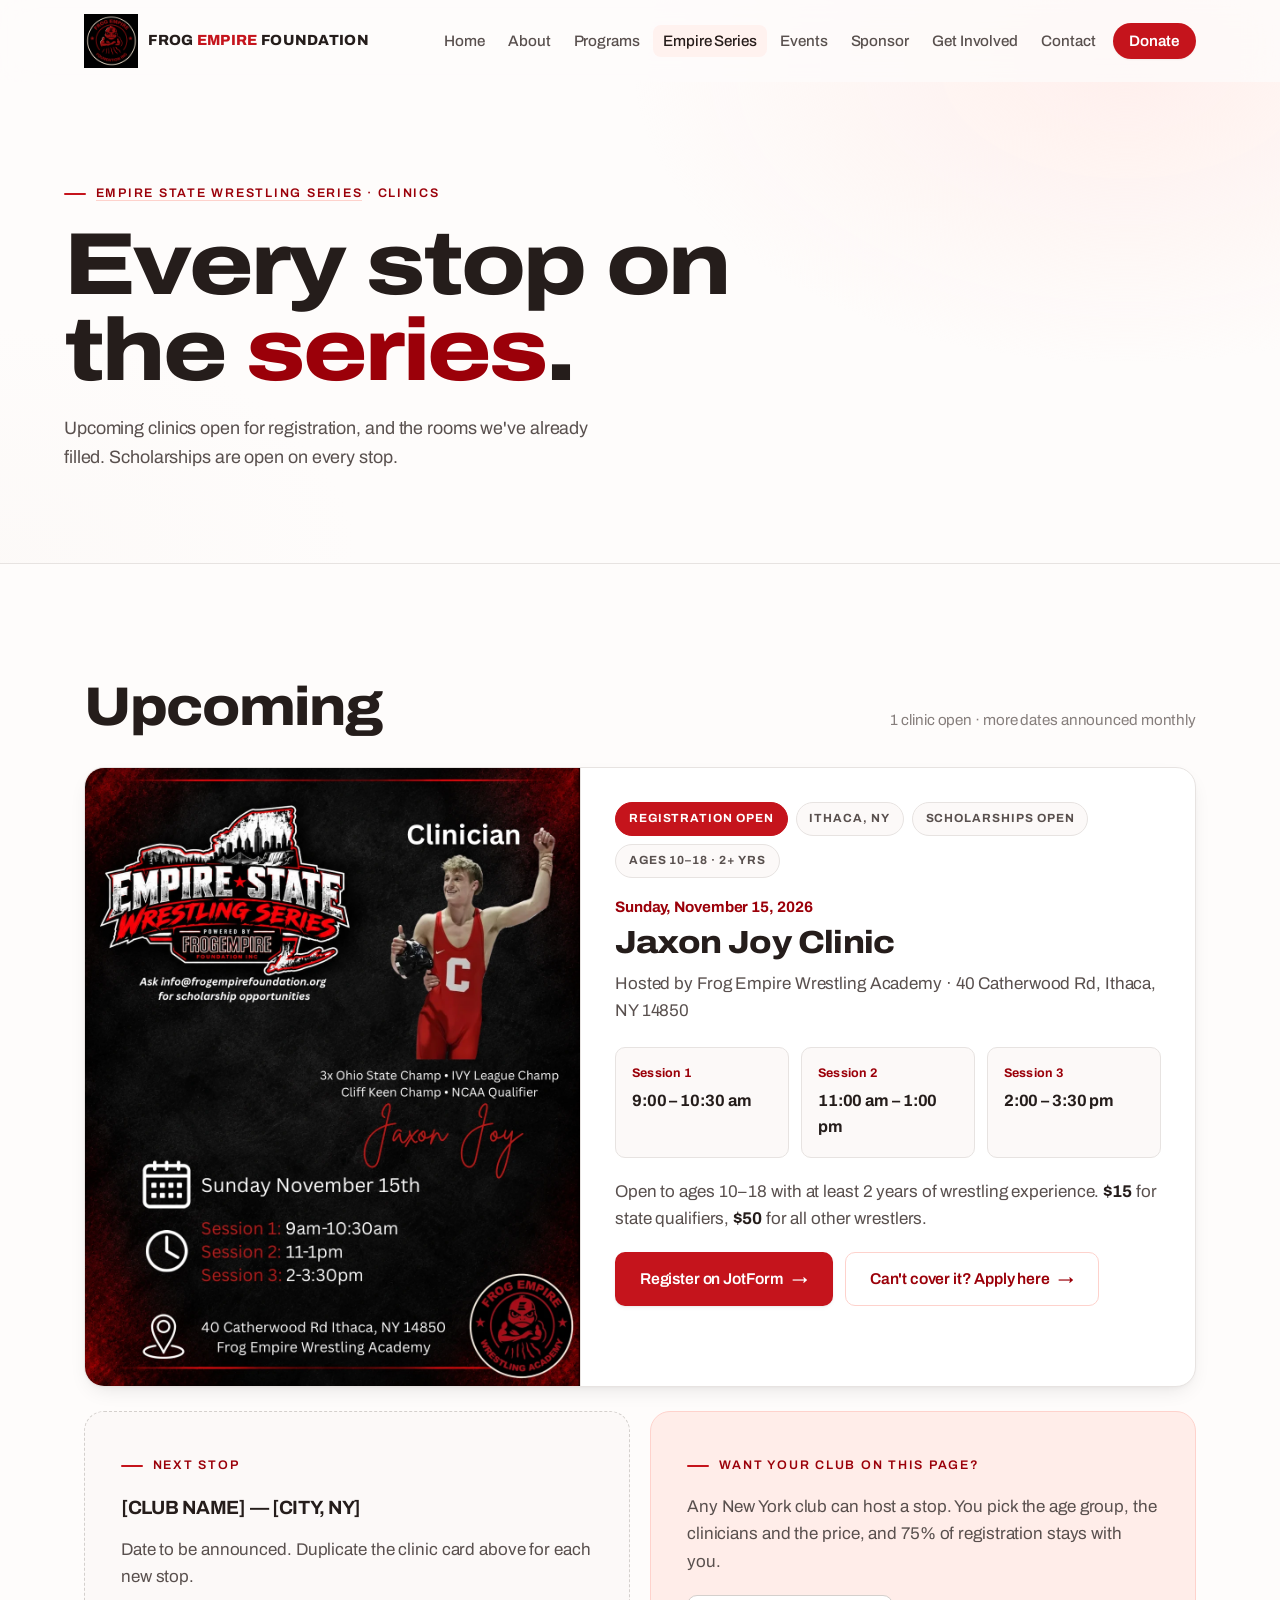
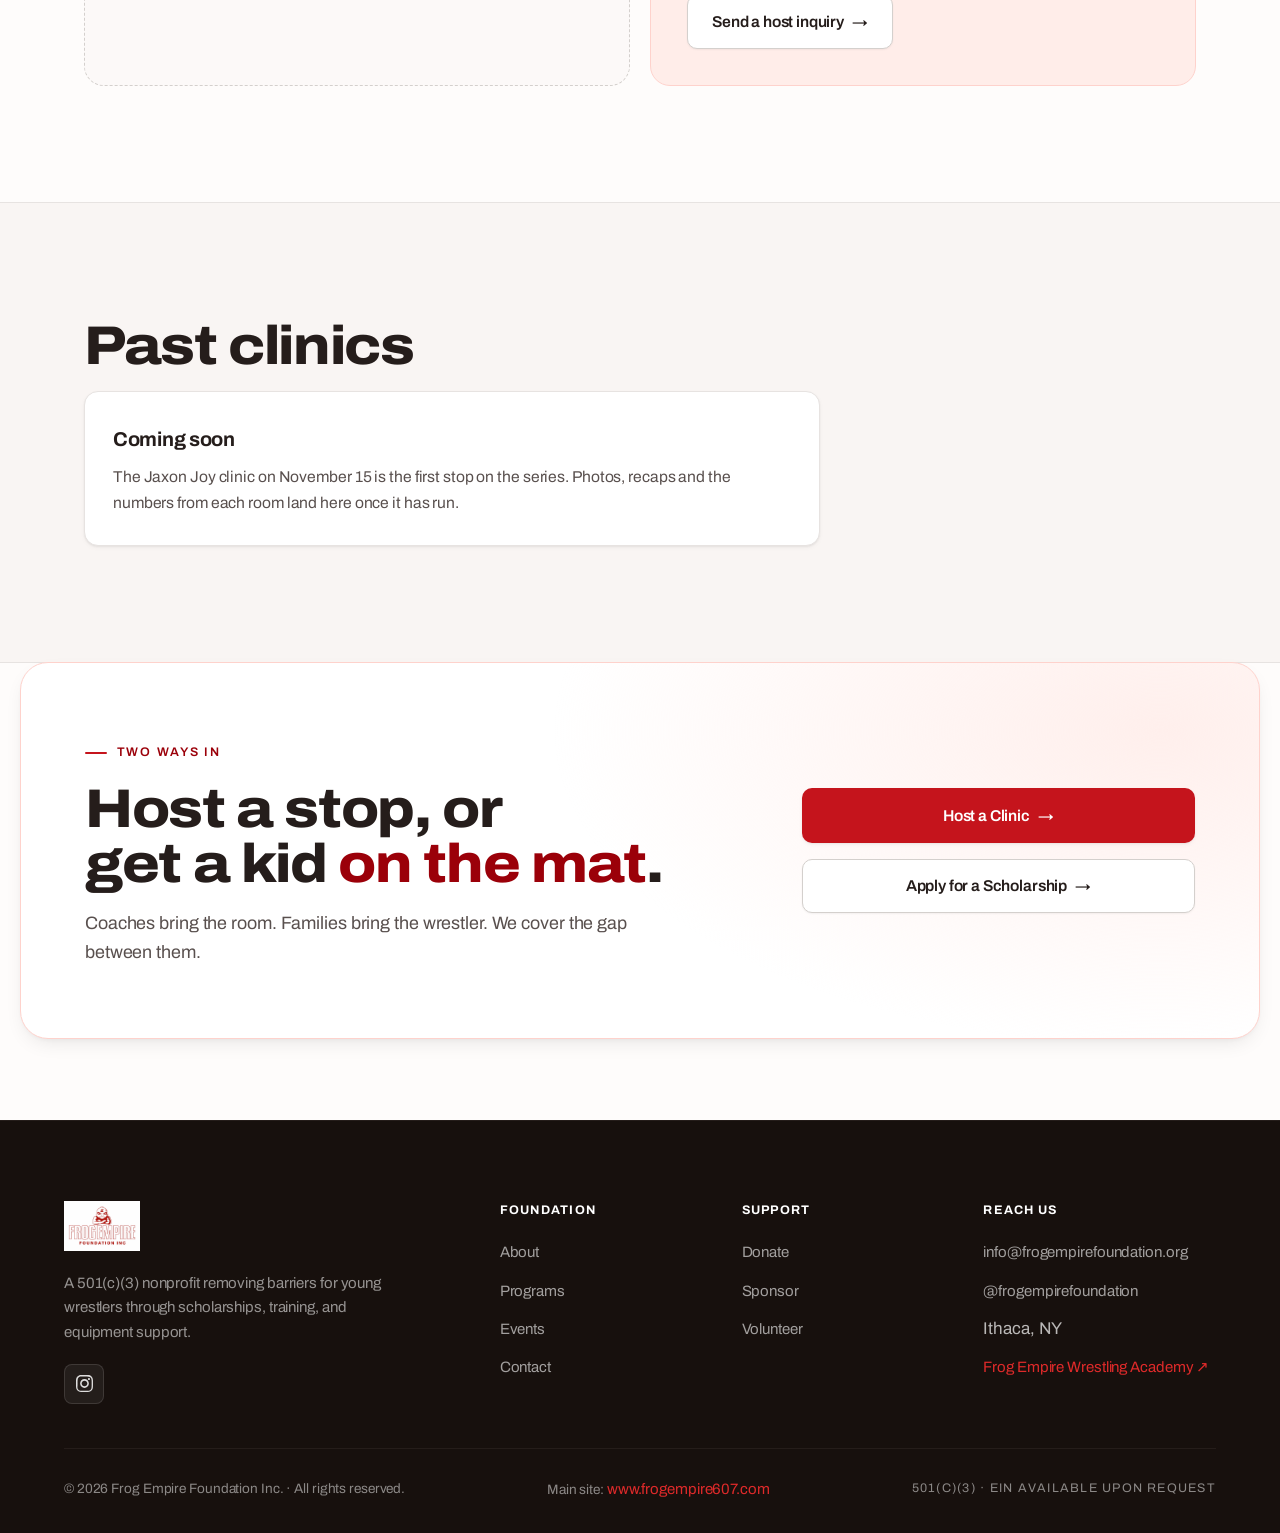
<file: empire-state-series-events.html>
<!DOCTYPE html>
<html lang="en">
<head>
<meta charset="UTF-8">
<meta name="viewport" content="width=device-width, initial-scale=1.0">
<!-- ===== PRIMARY SEO ===== -->
<title>Empire State Series Clinics | Upcoming NY Wrestling Clinics</title>
<meta name="description" content="Every stop on the Empire State Wrestling Series — upcoming clinics open for registration and recaps from past clinics. Scholarships are open on every stop.">
<link rel="canonical" href="https://frogempirefoundation.org/empire-state-series-events.html">
<meta name="robots" content="index, follow, max-image-preview:large, max-snippet:-1">
<meta name="theme-color" content="#b31b1b">
<meta name="geo.region" content="US-NY">
<meta name="geo.placename" content="Ithaca, New York">

<!-- ===== OPEN GRAPH / TWITTER ===== -->
<meta property="og:type" content="website">
<meta property="og:site_name" content="Frog Empire Foundation">
<meta property="og:title" content="Empire State Series Clinics — Every stop on the series">
<meta property="og:description" content="Upcoming New York wrestling clinics open for registration, plus recaps from the rooms we've already filled.">
<meta property="og:url" content="https://frogempirefoundation.org/empire-state-series-events.html">
<meta property="og:image" content="https://frogempirefoundation.org/images/og-default.jpg">
<meta property="og:image:width" content="1200">
<meta property="og:image:height" content="630">
<meta property="og:locale" content="en_US">
<meta name="twitter:card" content="summary_large_image">
<meta name="twitter:title" content="Empire State Series Clinics — Every stop on the series">
<meta name="twitter:description" content="Upcoming New York wrestling clinics, plus recaps from past stops.">
<meta name="twitter:image" content="https://frogempirefoundation.org/images/og-default.jpg">

<!-- ===== ICONS / MANIFEST / FONTS ===== -->
<link rel="icon" type="image/png" href="images/logo-outline.png">
<link rel="apple-touch-icon" href="images/logo-circle-red.png">
<link rel="manifest" href="site.webmanifest">
<link rel="preconnect" href="https://fonts.googleapis.com">
<link rel="preconnect" href="https://fonts.gstatic.com" crossorigin>
<link rel="stylesheet" href="https://fonts.googleapis.com/css2?family=Archivo:wdth,wght@100..125,300..900&display=swap">
<link rel="stylesheet" href="styles.css?v=3">

<!-- ===== STRUCTURED DATA ===== -->
<script type="application/ld+json">
{
  "@context": "https://schema.org",
  "@graph": [
    {
      "@type": ["NGO", "SportsOrganization"],
      "@id": "https://frogempirefoundation.org/#organization",
      "name": "Frog Empire Foundation",
      "url": "https://frogempirefoundation.org/",
      "logo": "https://frogempirefoundation.org/images/logo-primary.png",
      "email": "info@frogempirefoundation.org",
      "sport": "Wrestling",
      "nonprofitStatus": "Nonprofit501c3",
      "address": { "@type": "PostalAddress", "addressLocality": "Ithaca", "addressRegion": "NY", "addressCountry": "US" }
    },
    {
      "@type": "SportsEvent",
      "name": "Jaxon Joy Clinic — Empire State Wrestling Series",
      "sport": "Wrestling",
      "startDate": "2026-11-15T09:00",
      "endDate": "2026-11-15T15:30",
      "eventStatus": "https://schema.org/EventScheduled",
      "eventAttendanceMode": "https://schema.org/OfflineEventAttendanceMode",
      "url": "https://frogempirefoundation.org/empire-state-series-events.html#nov-15-2026",
      "organizer": { "@id": "https://frogempirefoundation.org/#organization" },
      "offers": [
        {
          "@type": "Offer",
          "name": "State qualifiers",
          "price": "15",
          "priceCurrency": "USD",
          "availability": "https://schema.org/InStock",
          "url": "https://form.jotform.com/Empire_Frog/empire-state-clinic-1"
        },
        {
          "@type": "Offer",
          "name": "All other wrestlers",
          "price": "50",
          "priceCurrency": "USD",
          "availability": "https://schema.org/InStock",
          "url": "https://form.jotform.com/Empire_Frog/empire-state-clinic-1"
        }
      ],
      "performer": { "@type": "Person", "name": "Jaxon Joy" },
      "location": {
        "@type": "Place",
        "name": "Frog Empire Wrestling Academy",
        "address": {
          "@type": "PostalAddress",
          "streetAddress": "40 Catherwood Rd",
          "addressLocality": "Ithaca",
          "addressRegion": "NY",
          "postalCode": "14850",
          "addressCountry": "US"
        }
      }
    },
    {
      "@type": "BreadcrumbList",
      "itemListElement": [
        { "@type": "ListItem", "position": 1, "name": "Home", "item": "https://frogempirefoundation.org/" },
        { "@type": "ListItem", "position": 2, "name": "Empire State Wrestling Series", "item": "https://frogempirefoundation.org/empire-state-series.html" },
        { "@type": "ListItem", "position": 3, "name": "Clinics", "item": "https://frogempirefoundation.org/empire-state-series-events.html" }
      ]
    }
  ]
}
</script>
</head>
<body>


<a class="skip-link" href="#main">Skip to main content</a>
<nav class="nav">
  <div class="nav-inner">
    <a href="index.html" class="nav-logo">
      <img src="images/logo-outline.png" alt="Frog Empire Foundation">
      <span>FROG <span class="text-red">EMPIRE</span> FOUNDATION</span>
    </a>
    <button class="nav-toggle" aria-label="Toggle navigation menu" aria-controls="primary-nav" aria-expanded="false">☰</button>
    <ul class="nav-links" id="primary-nav">
      <li><a href="index.html">Home</a></li>
      <li><a href="about.html">About</a></li>
      <li><a href="programs.html">Programs</a></li>
      <li><a href="empire-state-series.html" class="active">Empire Series</a></li>
      <li><a href="events.html">Events</a></li>
      <li><a href="sponsor.html">Sponsor</a></li>
      <li><a href="get-involved.html">Get Involved</a></li>
      <li><a href="contact.html">Contact</a></li>
      <li><a href="sponsor.html#donate" class="nav-donate">Donate</a></li>
    </ul>
  </div>
</nav>

<section class="page-header" id="main" tabindex="-1">
  <div class="page-header-inner">
    <div class="eyebrow"><span><a href="empire-state-series.html" style="color: inherit; border-bottom: 1px solid var(--red-line);">Empire State Wrestling Series</a> · Clinics</span></div>
    <h1 class="h-display">Every stop on<br>the <span class="text-red">series</span>.</h1>
    <p class="lead" style="margin-top: 1rem;">Upcoming clinics open for registration, and the rooms we've already filled. Scholarships are open on every stop.</p>
  </div>
</section>

<!-- ===== UPCOMING ===== -->
<section class="section reveal">
  <div style="display: flex; flex-wrap: wrap; align-items: baseline; justify-content: space-between; gap: 0.75rem 1.5rem; margin-bottom: 2rem;">
    <h2 class="h-section" style="margin-bottom: 0;">Upcoming</h2>
    <p style="color: var(--ink-3); font-size: 0.95rem;">1 clinic open · more dates announced monthly</p>
  </div>

  <article class="clinic-feature" id="nov-15-2026">
    <div class="clinic-feature-media">
      <img src="images/esws/jaxon-joy-2026-11-15.webp" alt="Empire State Wrestling Series flyer for the Jaxon Joy clinic. Clinician Jaxon Joy — 3x Ohio State Champ, Ivy League Champ, Cliff Keen Champ, NCAA Qualifier. Sunday November 15th. Session 1: 9am-10:30am. Session 2: 11am-1pm. Session 3: 2pm-3:30pm. Frog Empire Wrestling Academy, 40 Catherwood Rd, Ithaca, NY 14850. Ask info@frogempirefoundation.org for scholarship opportunities." width="1122" height="1402">
    </div>
    <div class="clinic-feature-body">
      <div class="pill-row" style="margin-bottom: 1.1rem;">
        <span class="pill pill-red">Registration open</span>
        <span class="pill">Ithaca, NY</span>
        <span class="pill">Scholarships open</span>
        <span class="pill">Ages 10–18 · 2+ yrs</span>
      </div>
      <p style="font-size: 0.95rem; font-weight: 700; color: var(--red-deep); margin-bottom: 0.35rem;">Sunday, November 15, 2026</p>
      <h3 style="font-family: var(--font-display); font-weight: 800; font-stretch: 112%; font-size: clamp(1.7rem, 3vw, 2rem); letter-spacing: -0.025em; line-height: 1.1; margin-bottom: 0.6rem;">Jaxon Joy Clinic</h3>
      <p style="color: var(--ink-2); margin-bottom: 1.4rem;">Hosted by Frog Empire Wrestling Academy · 40 Catherwood Rd, Ithaca, NY 14850</p>

      <div class="session-grid" style="margin-bottom: 1.25rem;">
        <div class="session-chip">
          <div class="session-label">Session 1</div>
          <div class="session-time">9:00 – 10:30 am</div>
        </div>
        <div class="session-chip">
          <div class="session-label">Session 2</div>
          <div class="session-time">11:00 am – 1:00 pm</div>
        </div>
        <div class="session-chip">
          <div class="session-label">Session 3</div>
          <div class="session-time">2:00 – 3:30 pm</div>
        </div>
      </div>

      <!-- PRICING ($15/$50) — one of only two places the site states the price; the other is the
           Cost block on empire-state-series.html. -->
      <p style="margin-bottom: 1.25rem; color: var(--ink-2);">Open to ages 10–18 with at least 2 years of wrestling experience. <strong style="color: var(--ink);">$15</strong> for state qualifiers, <strong style="color: var(--ink);">$50</strong> for all other wrestlers.</p>

      <div style="display: flex; flex-wrap: wrap; gap: 0.75rem;">
        <a href="https://form.jotform.com/Empire_Frog/empire-state-clinic-1" class="btn btn-primary" target="_blank" rel="noopener">Register on JotForm</a>
        <a href="empire-state-series-scholarship.html" class="btn btn-ghost">Can't cover it? Apply here</a>
      </div>
    </div>
  </article>

  <div class="door-grid" style="margin-top: 1.5rem;">
    <div class="door" style="background: var(--surface-2); border-style: dashed; border-color: var(--line-2); box-shadow: none;">
      <div class="eyebrow">Next Stop</div>
      <!-- PLACEHOLDER: next clinic — fill in club, city and date once a second host is confirmed -->
      <p style="font-size: 1.2rem; font-weight: 700; letter-spacing: -0.015em; color: var(--ink); margin-bottom: 0.75rem;">[CLUB NAME] — [CITY, NY]</p>
      <p style="color: var(--ink-2);">Date to be announced. Duplicate the clinic card above for each new stop.</p>
    </div>
    <div class="door door-red">
      <div class="eyebrow">Want Your Club On This Page?</div>
      <p style="color: var(--ink-2); margin-bottom: 1.25rem;">Any New York club can host a stop. You pick the age group, the clinicians and the price, and 75% of registration stays with you.</p>
      <a href="empire-state-series-host.html" class="btn btn-outline">Send a host inquiry</a>
    </div>
  </div>
</section>

<!-- ===== PAST CLINICS ===== -->
<section class="band reveal" style="border-block: 1px solid var(--line);">
  <div class="section">
    <h2 class="h-section">Past clinics</h2>
    <div class="card" style="max-width: 46rem;">
      <h3>Coming soon</h3>
      <p>The Jaxon Joy clinic on November 15 is the first stop on the series. Photos, recaps and the numbers from each room land here once it has run.</p>
    </div>
  </div>
</section>

<!-- Recap cards and the gallery strip are parked in the <template> below, which the browser does
     not render. To switch the section on after November 15, 2026: delete the "Coming soon" card
     above, move this markup back into that section, then fill in each card's date, clinician,
     host club and counts and point the frames at the photos in images/esws/. -->
<template id="esws-past-clinic-recaps">
  <!-- PLACEHOLDER: past-clinic recaps — three cards stubbed out. Fill in date, clinician, host club,
       the three counts, and the recap cover photo (images/esws/recap-<date>-cover.jpg) per clinic.
       Delete any card you don't need; there are no past stops in the series yet. -->
  <div class="card-grid">

    <article class="card recap-card" id="recap-1">
      <div class="esws-placeholder" style="height: 190px; border: 0; border-bottom: 1px dashed var(--line-2); border-radius: 0;" aria-hidden="true">Recap cover — images/esws/recap-1-cover.jpg</div>
      <div class="recap-card-body">
        <p style="font-size: 0.9rem; font-weight: 700; color: var(--red-deep); margin-bottom: 0.3rem;">[MONTH DAY, YEAR]</p>
        <h3>[CLINICIAN] Clinic</h3>
        <p>[HOST CLUB] · [CITY, NY]</p>
        <div class="recap-stats">
          <p><strong>[00]</strong> wrestlers</p>
          <p><strong>[00]</strong> clubs</p>
          <p><strong>[00]</strong> on scholarship</p>
        </div>
        <a href="#gallery-pattern" style="display: inline-block; margin-top: 1rem; font-size: 0.95rem; font-weight: 700; color: var(--red-deep); border-bottom: 1px solid var(--red-line);">See the photos →</a>
      </div>
    </article>

    <article class="card recap-card" id="recap-2">
      <div class="esws-placeholder" style="height: 190px; border: 0; border-bottom: 1px dashed var(--line-2); border-radius: 0;" aria-hidden="true">Recap cover — images/esws/recap-2-cover.jpg</div>
      <div class="recap-card-body">
        <p style="font-size: 0.9rem; font-weight: 700; color: var(--red-deep); margin-bottom: 0.3rem;">[MONTH DAY, YEAR]</p>
        <h3>[CLINICIAN] Clinic</h3>
        <p>[HOST CLUB] · [CITY, NY]</p>
        <div class="recap-stats">
          <p><strong>[00]</strong> wrestlers</p>
          <p><strong>[00]</strong> clubs</p>
          <p><strong>[00]</strong> on scholarship</p>
        </div>
        <a href="#gallery-pattern" style="display: inline-block; margin-top: 1rem; font-size: 0.95rem; font-weight: 700; color: var(--red-deep); border-bottom: 1px solid var(--red-line);">See the photos →</a>
      </div>
    </article>

    <article class="card recap-card" id="recap-3">
      <div class="esws-placeholder" style="height: 190px; border: 0; border-bottom: 1px dashed var(--line-2); border-radius: 0;" aria-hidden="true">Recap cover — images/esws/recap-3-cover.jpg</div>
      <div class="recap-card-body">
        <p style="font-size: 0.9rem; font-weight: 700; color: var(--red-deep); margin-bottom: 0.3rem;">[MONTH DAY, YEAR]</p>
        <h3>[CLINICIAN] Clinic</h3>
        <p>[HOST CLUB] · [CITY, NY]</p>
        <div class="recap-stats">
          <p><strong>[00]</strong> wrestlers</p>
          <p><strong>[00]</strong> clubs</p>
          <p><strong>[00]</strong> on scholarship</p>
        </div>
        <a href="#gallery-pattern" style="display: inline-block; margin-top: 1rem; font-size: 0.95rem; font-weight: 700; color: var(--red-deep); border-bottom: 1px solid var(--red-line);">See the photos →</a>
      </div>
    </article>

  </div>

  <div class="card" style="margin-top: 2.5rem;" id="gallery-pattern">
    <div class="eyebrow">Recap Gallery</div>
    <p style="color: var(--ink-2); margin-bottom: 1.25rem;">Each past clinic's photos live in a strip like this — 6 to 12 square crops, lazy-loaded from <code style="font-size: 0.9em;">images/esws/</code>.</p>
    <!-- PLACEHOLDER: recap photos — replace each frame with <img src="images/esws/recap-1-01.jpg" alt="…" loading="lazy" width="600" height="600"> -->
    <div class="gallery-strip">
      <div class="esws-placeholder" aria-hidden="true"></div>
      <div class="esws-placeholder" aria-hidden="true"></div>
      <div class="esws-placeholder" aria-hidden="true"></div>
      <div class="esws-placeholder" aria-hidden="true"></div>
      <div class="esws-placeholder" aria-hidden="true"></div>
      <div class="esws-placeholder" aria-hidden="true"></div>
    </div>
</template>

<!-- ===== CTA ===== -->
<section class="cta-banner reveal">
  <div class="cta-inner">
    <div>
      <div class="eyebrow">Two Ways In</div>
      <h2 class="h-section">Host a stop, or<br>get a kid <span class="text-red">on the mat</span>.</h2>
      <p class="lead">Coaches bring the room. Families bring the wrestler. We cover the gap between them.</p>
    </div>
    <div style="display: flex; flex-direction: column; gap: 1rem;">
      <a href="empire-state-series-host.html" class="btn btn-primary">Host a Clinic</a>
      <a href="empire-state-series-scholarship.html" class="btn btn-outline">Apply for a Scholarship</a>
    </div>
  </div>
</section>

<footer class="footer">
  <div class="footer-inner">
    <div class="footer-brand">
      <img src="images/logo-circle-red.png" alt="Frog Empire Foundation">
      <p>A 501(c)(3) nonprofit removing barriers for young wrestlers through scholarships, training, and equipment support.</p>
      <div class="social-row">
        <a href="https://instagram.com/frogempirefoundation" target="_blank" aria-label="Instagram">
          <svg viewBox="0 0 24 24"><path d="M12 2.2c3.2 0 3.6 0 4.8.1 1.2.1 1.8.2 2.3.4.6.2 1 .5 1.5 1s.8.9 1 1.5c.2.5.4 1.1.4 2.3.1 1.2.1 1.6.1 4.8s0 3.6-.1 4.8c-.1 1.2-.2 1.8-.4 2.3-.2.6-.5 1-1 1.5s-.9.8-1.5 1c-.5.2-1.1.4-2.3.4-1.2.1-1.6.1-4.8.1s-3.6 0-4.8-.1c-1.2-.1-1.8-.2-2.3-.4-.6-.2-1-.5-1.5-1s-.8-.9-1-1.5c-.2-.5-.4-1.1-.4-2.3C2.2 15.6 2.2 15.2 2.2 12s0-3.6.1-4.8c.1-1.2.2-1.8.4-2.3.2-.6.5-1 1-1.5s.9-.8 1.5-1c.5-.2 1.1-.4 2.3-.4C8.4 2.2 8.8 2.2 12 2.2m0-2.2C8.7 0 8.3 0 7.1.1 5.8.1 5 .3 4.2.6c-.8.3-1.5.8-2.2 1.4-.6.6-1.1 1.3-1.4 2.1-.3.8-.5 1.6-.6 2.9C0 8.3 0 8.7 0 12s0 3.7.1 4.9c.1 1.3.3 2.1.6 2.9.3.8.8 1.5 1.4 2.1.6.6 1.3 1.1 2.1 1.4.8.3 1.6.5 2.9.6 1.2.1 1.6.1 4.9.1s3.7 0 4.9-.1c1.3-.1 2.1-.3 2.9-.6.8-.3 1.5-.8 2.1-1.4.6-.6 1.1-1.3 1.4-2.1.3-.8.5-1.6.6-2.9.1-1.2.1-1.6.1-4.9s0-3.7-.1-4.9c-.1-1.3-.3-2.1-.6-2.9-.3-.8-.8-1.5-1.4-2.1C20.3.9 19.6.4 18.8.1 18 0 17.2-.1 15.9 0 14.7 0 14.3 0 12 0zm0 5.8c-3.4 0-6.2 2.8-6.2 6.2s2.8 6.2 6.2 6.2 6.2-2.8 6.2-6.2S15.4 5.8 12 5.8zm0 10.2c-2.2 0-4-1.8-4-4s1.8-4 4-4 4 1.8 4 4-1.8 4-4 4zm7.8-10.4c0 .8-.7 1.5-1.5 1.5s-1.5-.7-1.5-1.5.7-1.5 1.5-1.5 1.5.6 1.5 1.5z"/></svg>
        </a>
      </div>
    </div>
    <div>
      <h4>Foundation</h4>
      <ul>
        <li><a href="about.html">About</a></li>
        <li><a href="programs.html">Programs</a></li>
      <li><a href="events.html">Events</a></li>
        <li><a href="contact.html">Contact</a></li>
      </ul>
    </div>
    <div>
      <h4>Support</h4>
      <ul>
        <li><a href="sponsor.html#donate">Donate</a></li>
        <li><a href="sponsor.html">Sponsor</a></li>
        <li><a href="get-involved.html">Volunteer</a></li>
      </ul>
    </div>
    <div>
      <h4>Reach Us</h4>
      <ul>
        <li><a href="mailto:info@frogempirefoundation.org">info@frogempirefoundation.org</a></li>
        <li><a href="https://instagram.com/frogempirefoundation" target="_blank">@frogempirefoundation</a></li>
        <li>Ithaca, NY</li>
        <li><a href="https://www.frogempire607.com" target="_blank" style="color: var(--red);">Frog Empire Wrestling Academy ↗</a></li>
      </ul>
    </div>
  </div>
  <div class="footer-bottom">
    <div>© 2026 Frog Empire Foundation Inc. · All rights reserved.</div>
    <div>Main site: <a href="https://www.frogempire607.com" target="_blank" style="color: var(--red);">www.frogempire607.com</a></div>
    <div class="ein">501(c)(3) · EIN Available Upon Request</div>
  </div>
</footer>

<script src="main.js?v=2"></script>
</body>
</html>
</file>
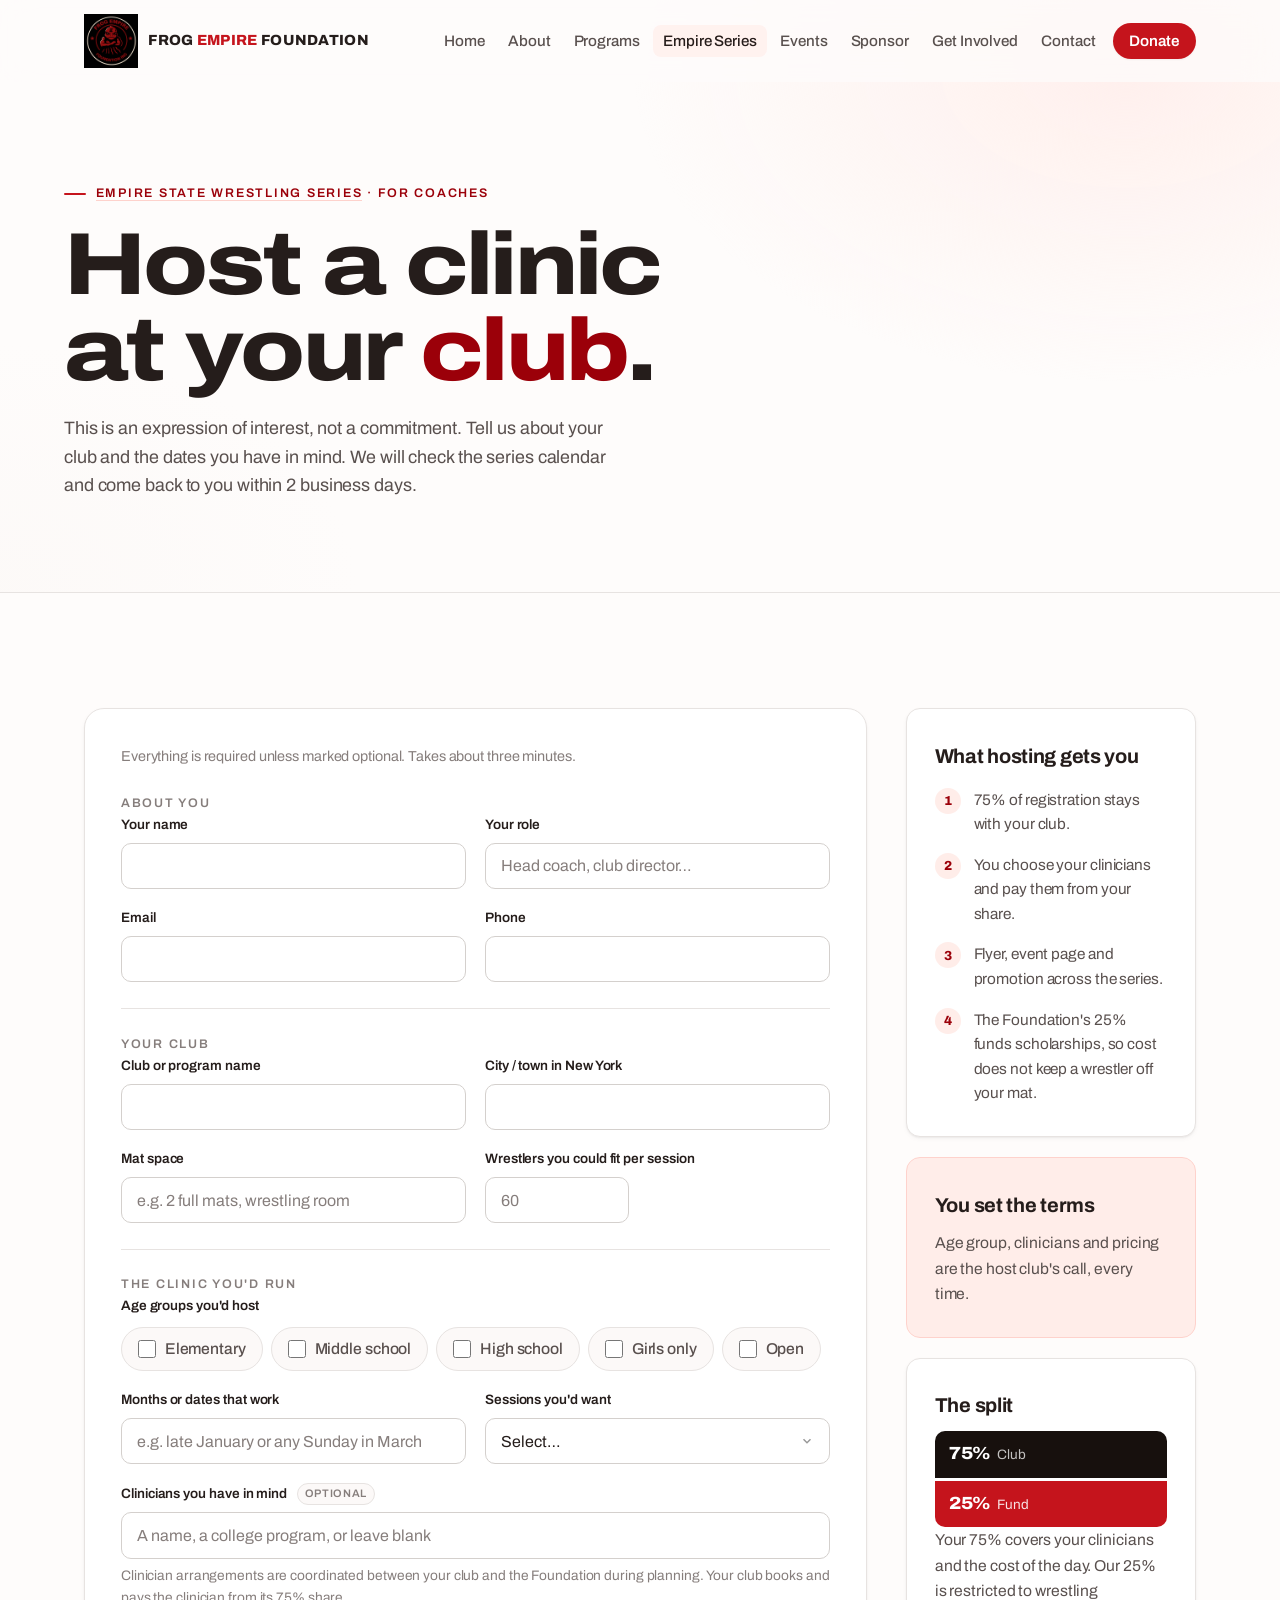
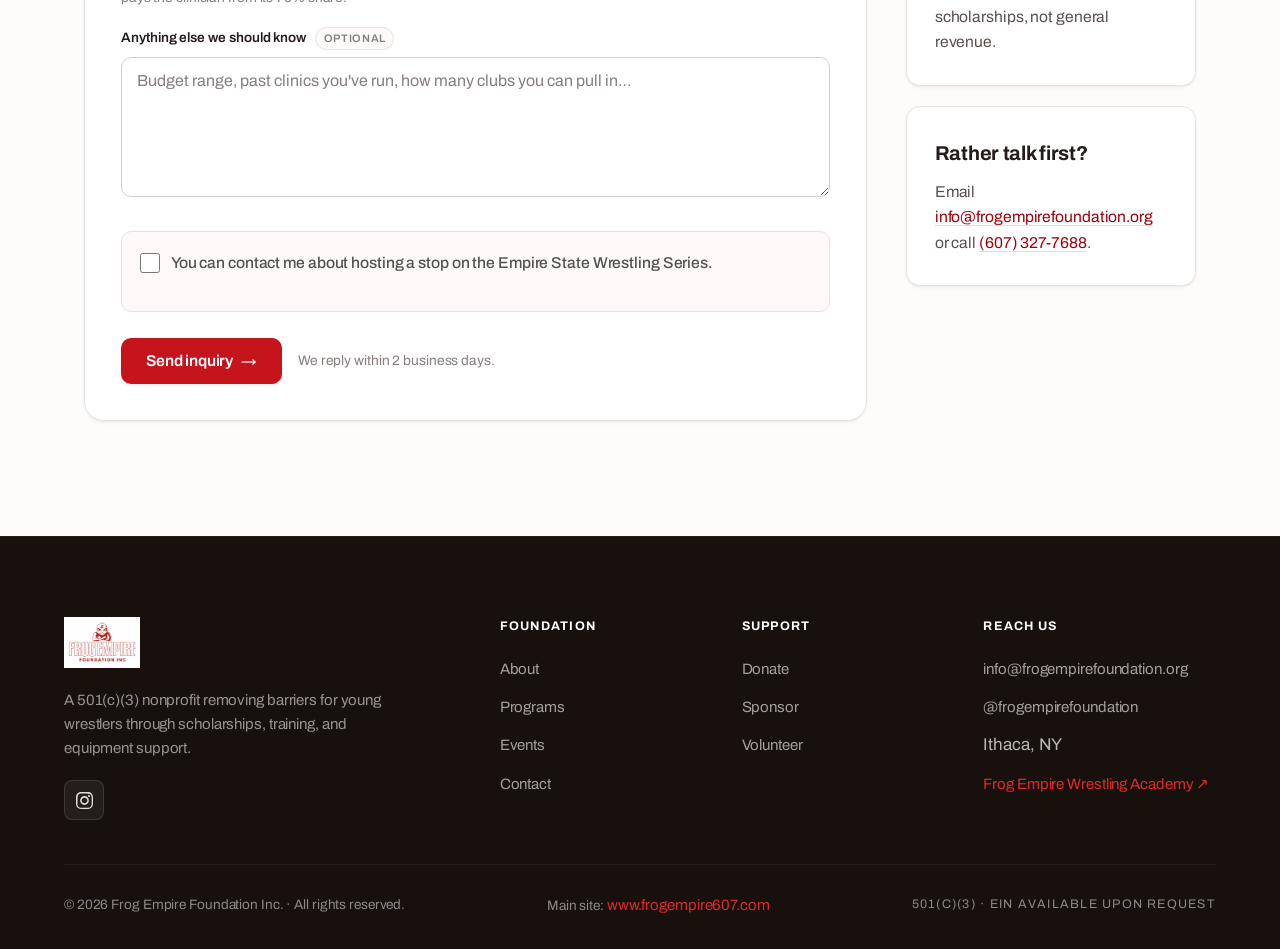
<file: empire-state-series-host.html>
<!DOCTYPE html>
<html lang="en">
<head>
<meta charset="UTF-8">
<meta name="viewport" content="width=device-width, initial-scale=1.0">
<!-- ===== PRIMARY SEO ===== -->
<title>Host a Wrestling Clinic at Your Club | Empire State Series</title>
<meta name="description" content="Any New York wrestling club, school program or youth team can host a stop on the Empire State Wrestling Series. You set the age group, clinicians and pricing. 75% of registration stays with your club.">
<link rel="canonical" href="https://frogempirefoundation.org/empire-state-series-host.html">
<meta name="robots" content="index, follow, max-image-preview:large, max-snippet:-1">
<meta name="theme-color" content="#b31b1b">
<meta name="geo.region" content="US-NY">
<meta name="geo.placename" content="Ithaca, New York">

<!-- ===== OPEN GRAPH / TWITTER ===== -->
<meta property="og:type" content="website">
<meta property="og:site_name" content="Frog Empire Foundation">
<meta property="og:title" content="Host a clinic at your club — Empire State Wrestling Series">
<meta property="og:description" content="75% of registration stays with your club. We help you organize the event and put it on the series calendar. Open to any New York club.")
<meta property="og:url" content="https://frogempirefoundation.org/empire-state-series-host.html">
<meta property="og:image" content="https://frogempirefoundation.org/images/og-default.jpg">
<meta property="og:image:width" content="1200">
<meta property="og:image:height" content="630">
<meta property="og:locale" content="en_US">
<meta name="twitter:card" content="summary_large_image">
<meta name="twitter:title" content="Host a clinic at your club — Empire State Wrestling Series">
<meta name="twitter:description" content="75% of registration stays with your club. We help you organize the event and put it on the series calendar.">
<meta name="twitter:image" content="https://frogempirefoundation.org/images/og-default.jpg">

<!-- ===== ICONS / MANIFEST / FONTS ===== -->
<link rel="icon" type="image/png" href="images/logo-outline.png">
<link rel="apple-touch-icon" href="images/logo-circle-red.png">
<link rel="manifest" href="site.webmanifest">
<link rel="preconnect" href="https://fonts.googleapis.com">
<link rel="preconnect" href="https://fonts.gstatic.com" crossorigin>
<link rel="stylesheet" href="https://fonts.googleapis.com/css2?family=Archivo:wdth,wght@100..125,300..900&display=swap">
<link rel="stylesheet" href="styles.css?v=3">

<!-- ===== STRUCTURED DATA ===== -->
<script type="application/ld+json">
{
  "@context": "https://schema.org",
  "@graph": [
    {
      "@type": ["NGO", "SportsOrganization"],
      "@id": "https://frogempirefoundation.org/#organization",
      "name": "Frog Empire Foundation",
      "url": "https://frogempirefoundation.org/",
      "logo": "https://frogempirefoundation.org/images/logo-primary.png",
      "email": "info@frogempirefoundation.org",
      "sport": "Wrestling",
      "nonprofitStatus": "Nonprofit501c3",
      "address": { "@type": "PostalAddress", "addressLocality": "Ithaca", "addressRegion": "NY", "addressCountry": "US" }
    },
    {
      "@type": "WebPage",
      "url": "https://frogempirefoundation.org/empire-state-series-host.html",
      "name": "Host a clinic at your club",
      "description": "Inquiry form for New York wrestling clubs that want to host a stop on the Empire State Wrestling Series.",
      "about": { "@id": "https://frogempirefoundation.org/#organization" }
    },
    {
      "@type": "BreadcrumbList",
      "itemListElement": [
        { "@type": "ListItem", "position": 1, "name": "Home", "item": "https://frogempirefoundation.org/" },
        { "@type": "ListItem", "position": 2, "name": "Empire State Wrestling Series", "item": "https://frogempirefoundation.org/empire-state-series.html" },
        { "@type": "ListItem", "position": 3, "name": "Host a clinic", "item": "https://frogempirefoundation.org/empire-state-series-host.html" }
      ]
    }
  ]
}
</script>
</head>
<body>


<a class="skip-link" href="#main">Skip to main content</a>
<nav class="nav">
  <div class="nav-inner">
    <a href="index.html" class="nav-logo">
      <img src="images/logo-outline.png" alt="Frog Empire Foundation">
      <span>FROG <span class="text-red">EMPIRE</span> FOUNDATION</span>
    </a>
    <button class="nav-toggle" aria-label="Toggle navigation menu" aria-controls="primary-nav" aria-expanded="false">☰</button>
    <ul class="nav-links" id="primary-nav">
      <li><a href="index.html">Home</a></li>
      <li><a href="about.html">About</a></li>
      <li><a href="programs.html">Programs</a></li>
      <li><a href="empire-state-series.html" class="active">Empire Series</a></li>
      <li><a href="events.html">Events</a></li>
      <li><a href="sponsor.html">Sponsor</a></li>
      <li><a href="get-involved.html">Get Involved</a></li>
      <li><a href="contact.html">Contact</a></li>
      <li><a href="sponsor.html#donate" class="nav-donate">Donate</a></li>
    </ul>
  </div>
</nav>

<section class="page-header" id="main" tabindex="-1">
  <div class="page-header-inner">
    <div class="eyebrow"><span><a href="empire-state-series.html" style="color: inherit; border-bottom: 1px solid var(--red-line);">Empire State Wrestling Series</a> · For Coaches</span></div>
    <h1 class="h-display">Host a clinic<br>at your <span class="text-red">club</span>.</h1>
    <p class="lead" style="margin-top: 1rem;">This is an expression of interest, not a commitment. Tell us about your club and the dates you have in mind. We will check the series calendar and come back to you within 2 business days.</p>
  </div>
</section>

<section class="section reveal">
  <div class="series-layout">

    <!-- ===== FORM ===== -->
    <div class="series-main">
      <form name="esws-host-inquiry" method="POST" data-netlify="true" netlify-honeypot="bot-field" action="/thanks.html" class="series-form">
        <p class="form-note">Everything is required unless marked optional. Takes about three minutes.</p>
        <input type="hidden" name="form-name" value="esws-host-inquiry">
        <p class="hidden-honeypot" aria-hidden="true"><label>Don't fill this out if you're human: <input name="bot-field" autocomplete="off" tabindex="-1"></label></p>

        <fieldset class="form-block">
          <legend><span class="form-legend">About you</span></legend>
          <div class="form-row-2">
            <div class="form-group">
              <label for="h-name">Your name</label>
              <input id="h-name" type="text" name="coach-name" autocomplete="name" required>
            </div>
            <div class="form-group">
              <label for="h-role">Your role</label>
              <input id="h-role" type="text" name="coach-role" placeholder="Head coach, club director…" required>
            </div>
            <div class="form-group">
              <label for="h-email">Email</label>
              <input id="h-email" type="email" name="email" autocomplete="email" required>
            </div>
            <div class="form-group">
              <label for="h-phone">Phone</label>
              <input id="h-phone" type="tel" name="phone" autocomplete="tel" required>
            </div>
          </div>
        </fieldset>

        <hr class="form-rule">

        <fieldset class="form-block">
          <legend><span class="form-legend">Your club</span></legend>
          <div class="form-row-2">
            <div class="form-group">
              <label for="h-club">Club or program name</label>
              <input id="h-club" type="text" name="club-name" required>
            </div>
            <div class="form-group">
              <label for="h-city">City / town in New York</label>
              <input id="h-city" type="text" name="club-city" required>
            </div>
            <div class="form-group">
              <label for="h-mats">Mat space</label>
              <input id="h-mats" type="text" name="mat-space" placeholder="e.g. 2 full mats, wrestling room" required>
            </div>
            <div class="form-group">
              <label for="h-cap">Wrestlers you could fit per session</label>
              <input id="h-cap" class="input-num" type="number" name="capacity" inputmode="numeric" min="1" max="2000" step="1" placeholder="60" required>
            </div>
          </div>
        </fieldset>

        <hr class="form-rule">

        <fieldset class="form-block">
          <legend><span class="form-legend">The clinic you'd run</span></legend>

          <fieldset class="form-block" style="gap: 0;">
            <legend><span class="form-prompt" style="margin-bottom: 0;">Age groups you'd host</span></legend>
            <div class="pill-row" style="margin-top: 0.6rem;">
              <label class="choice-pill" for="h-age-1"><input id="h-age-1" type="checkbox" name="age-groups" value="Elementary">Elementary</label>
              <label class="choice-pill" for="h-age-2"><input id="h-age-2" type="checkbox" name="age-groups" value="Middle school">Middle school</label>
              <label class="choice-pill" for="h-age-3"><input id="h-age-3" type="checkbox" name="age-groups" value="High school">High school</label>
              <label class="choice-pill" for="h-age-4"><input id="h-age-4" type="checkbox" name="age-groups" value="Girls only">Girls only</label>
              <label class="choice-pill" for="h-age-5"><input id="h-age-5" type="checkbox" name="age-groups" value="Open / all ages">Open</label>
            </div>
          </fieldset>

          <div class="form-row-2">
            <div class="form-group">
              <label for="h-when">Months or dates that work</label>
              <input id="h-when" type="text" name="preferred-dates" placeholder="e.g. late January or any Sunday in March" required>
            </div>
            <div class="form-group">
              <label for="h-sessions">Sessions you'd want</label>
              <select id="h-sessions" name="session-count" required>
                <option value="">Select…</option>
                <option>1 session</option>
                <option>2 sessions</option>
                <option>3 sessions</option>
                <option>Not sure yet</option>
              </select>
            </div>
          </div>

          <div class="form-group">
            <label for="h-clinician">Clinicians you have in mind <span class="optional">Optional</span></label>
            <input id="h-clinician" type="text" name="clinician-request" placeholder="A name, a college program, or leave blank">
            <p class="form-hint">Clinician arrangements are coordinated between your club and the Foundation during planning. Your club books and pays the clinician from its 75% share.</p>
          </div>

          <div class="form-group">
            <label for="h-notes">Anything else we should know <span class="optional">Optional</span></label>
            <textarea id="h-notes" name="notes" rows="5" placeholder="Budget range, past clinics you've run, how many clubs you can pull in…"></textarea>
          </div>
        </fieldset>

        <div class="check-box">
          <label class="check-row" for="h-consent">
            <input id="h-consent" type="checkbox" name="contact-consent" value="yes" required>
            <span>You can contact me about hosting a stop on the Empire State Wrestling Series.</span>
          </label>
        </div>

        <div class="form-submit-row">
          <button type="submit" class="btn btn-primary">Send inquiry</button>
          <p class="form-hint" style="margin-top: 0;">We reply within 2 business days.</p>
        </div>
      </form>
    </div>

    <!-- ===== SIDEBAR ===== -->
    <aside class="series-aside">
      <div class="card">
        <h3>What hosting gets you</h3>
        <ul class="step-list" style="margin-top: 1rem;">
          <li><span class="step-num" aria-hidden="true">1</span><span>75% of registration stays with your club.</span></li>
          <li><span class="step-num" aria-hidden="true">2</span><span>You choose your clinicians and pay them from your share.</span></li>
          <li><span class="step-num" aria-hidden="true">3</span><span>Flyer, event page and promotion across the series.</span></li>
          <li><span class="step-num" aria-hidden="true">4</span><span>The Foundation's 25% funds scholarships, so cost does not keep a wrestler off your mat.</span></li>
        </ul>
      </div>
      <div class="card" style="background: var(--red-soft); border-color: var(--red-line); box-shadow: none;">
        <h3>You set the terms</h3>
        <p>Age group, clinicians and pricing are the host club's call, every time.</p>
      </div>
      <div class="card">
        <h3>The split</h3>
        <div class="split-bar is-stacked" role="img" aria-label="Registration split: 75 percent to the host club, 25 percent to the scholarship fund.">
          <span class="split-bar-club" style="flex: 75;"><b>75%</b> Club</span>
          <span class="split-bar-fund" style="flex: 25;"><b>25%</b> Fund</span>
        </div>
        <p>Your 75% covers your clinicians and the cost of the day. Our 25% is restricted to wrestling scholarships, not general revenue.</p>
      </div>
      <div class="card">
        <h3>Rather talk first?</h3>
        <p>Email <a href="mailto:info@frogempirefoundation.org" style="color: var(--red-deep); border-bottom: 1px solid var(--red-line);">info@frogempirefoundation.org</a> or call <a href="tel:+16073277688" style="color: var(--red-deep); border-bottom: 1px solid var(--red-line);">(607) 327-7688</a>.</p>
      </div>
    </aside>

  </div>
</section>

<footer class="footer">
  <div class="footer-inner">
    <div class="footer-brand">
      <img src="images/logo-circle-red.png" alt="Frog Empire Foundation">
      <p>A 501(c)(3) nonprofit removing barriers for young wrestlers through scholarships, training, and equipment support.</p>
      <div class="social-row">
        <a href="https://instagram.com/frogempirefoundation" target="_blank" aria-label="Instagram">
          <svg viewBox="0 0 24 24"><path d="M12 2.2c3.2 0 3.6 0 4.8.1 1.2.1 1.8.2 2.3.4.6.2 1 .5 1.5 1s.8.9 1 1.5c.2.5.4 1.1.4 2.3.1 1.2.1 1.6.1 4.8s0 3.6-.1 4.8c-.1 1.2-.2 1.8-.4 2.3-.2.6-.5 1-1 1.5s-.9.8-1.5 1c-.5.2-1.1.4-2.3.4-1.2.1-1.6.1-4.8.1s-3.6 0-4.8-.1c-1.2-.1-1.8-.2-2.3-.4-.6-.2-1-.5-1.5-1s-.8-.9-1-1.5c-.2-.5-.4-1.1-.4-2.3C2.2 15.6 2.2 15.2 2.2 12s0-3.6.1-4.8c.1-1.2.2-1.8.4-2.3.2-.6.5-1 1-1.5s.9-.8 1.5-1c.5-.2 1.1-.4 2.3-.4C8.4 2.2 8.8 2.2 12 2.2m0-2.2C8.7 0 8.3 0 7.1.1 5.8.1 5 .3 4.2.6c-.8.3-1.5.8-2.2 1.4-.6.6-1.1 1.3-1.4 2.1-.3.8-.5 1.6-.6 2.9C0 8.3 0 8.7 0 12s0 3.7.1 4.9c.1 1.3.3 2.1.6 2.9.3.8.8 1.5 1.4 2.1.6.6 1.3 1.1 2.1 1.4.8.3 1.6.5 2.9.6 1.2.1 1.6.1 4.9.1s3.7 0 4.9-.1c1.3-.1 2.1-.3 2.9-.6.8-.3 1.5-.8 2.1-1.4.6-.6 1.1-1.3 1.4-2.1.3-.8.5-1.6.6-2.9.1-1.2.1-1.6.1-4.9s0-3.7-.1-4.9c-.1-1.3-.3-2.1-.6-2.9-.3-.8-.8-1.5-1.4-2.1C20.3.9 19.6.4 18.8.1 18 0 17.2-.1 15.9 0 14.7 0 14.3 0 12 0zm0 5.8c-3.4 0-6.2 2.8-6.2 6.2s2.8 6.2 6.2 6.2 6.2-2.8 6.2-6.2S15.4 5.8 12 5.8zm0 10.2c-2.2 0-4-1.8-4-4s1.8-4 4-4 4 1.8 4 4-1.8 4-4 4zm7.8-10.4c0 .8-.7 1.5-1.5 1.5s-1.5-.7-1.5-1.5.7-1.5 1.5-1.5 1.5.6 1.5 1.5z"/></svg>
        </a>
      </div>
    </div>
    <div>
      <h4>Foundation</h4>
      <ul>
        <li><a href="about.html">About</a></li>
        <li><a href="programs.html">Programs</a></li>
      <li><a href="events.html">Events</a></li>
        <li><a href="contact.html">Contact</a></li>
      </ul>
    </div>
    <div>
      <h4>Support</h4>
      <ul>
        <li><a href="sponsor.html#donate">Donate</a></li>
        <li><a href="sponsor.html">Sponsor</a></li>
        <li><a href="get-involved.html">Volunteer</a></li>
      </ul>
    </div>
    <div>
      <h4>Reach Us</h4>
      <ul>
        <li><a href="mailto:info@frogempirefoundation.org">info@frogempirefoundation.org</a></li>
        <li><a href="https://instagram.com/frogempirefoundation" target="_blank">@frogempirefoundation</a></li>
        <li>Ithaca, NY</li>
        <li><a href="https://www.frogempire607.com" target="_blank" style="color: var(--red);">Frog Empire Wrestling Academy ↗</a></li>
      </ul>
    </div>
  </div>
  <div class="footer-bottom">
    <div>© 2026 Frog Empire Foundation Inc. · All rights reserved.</div>
    <div>Main site: <a href="https://www.frogempire607.com" target="_blank" style="color: var(--red);">www.frogempire607.com</a></div>
    <div class="ein">501(c)(3) · EIN Available Upon Request</div>
  </div>
</footer>

<script src="main.js?v=2"></script>
</body>
</html>
</file>
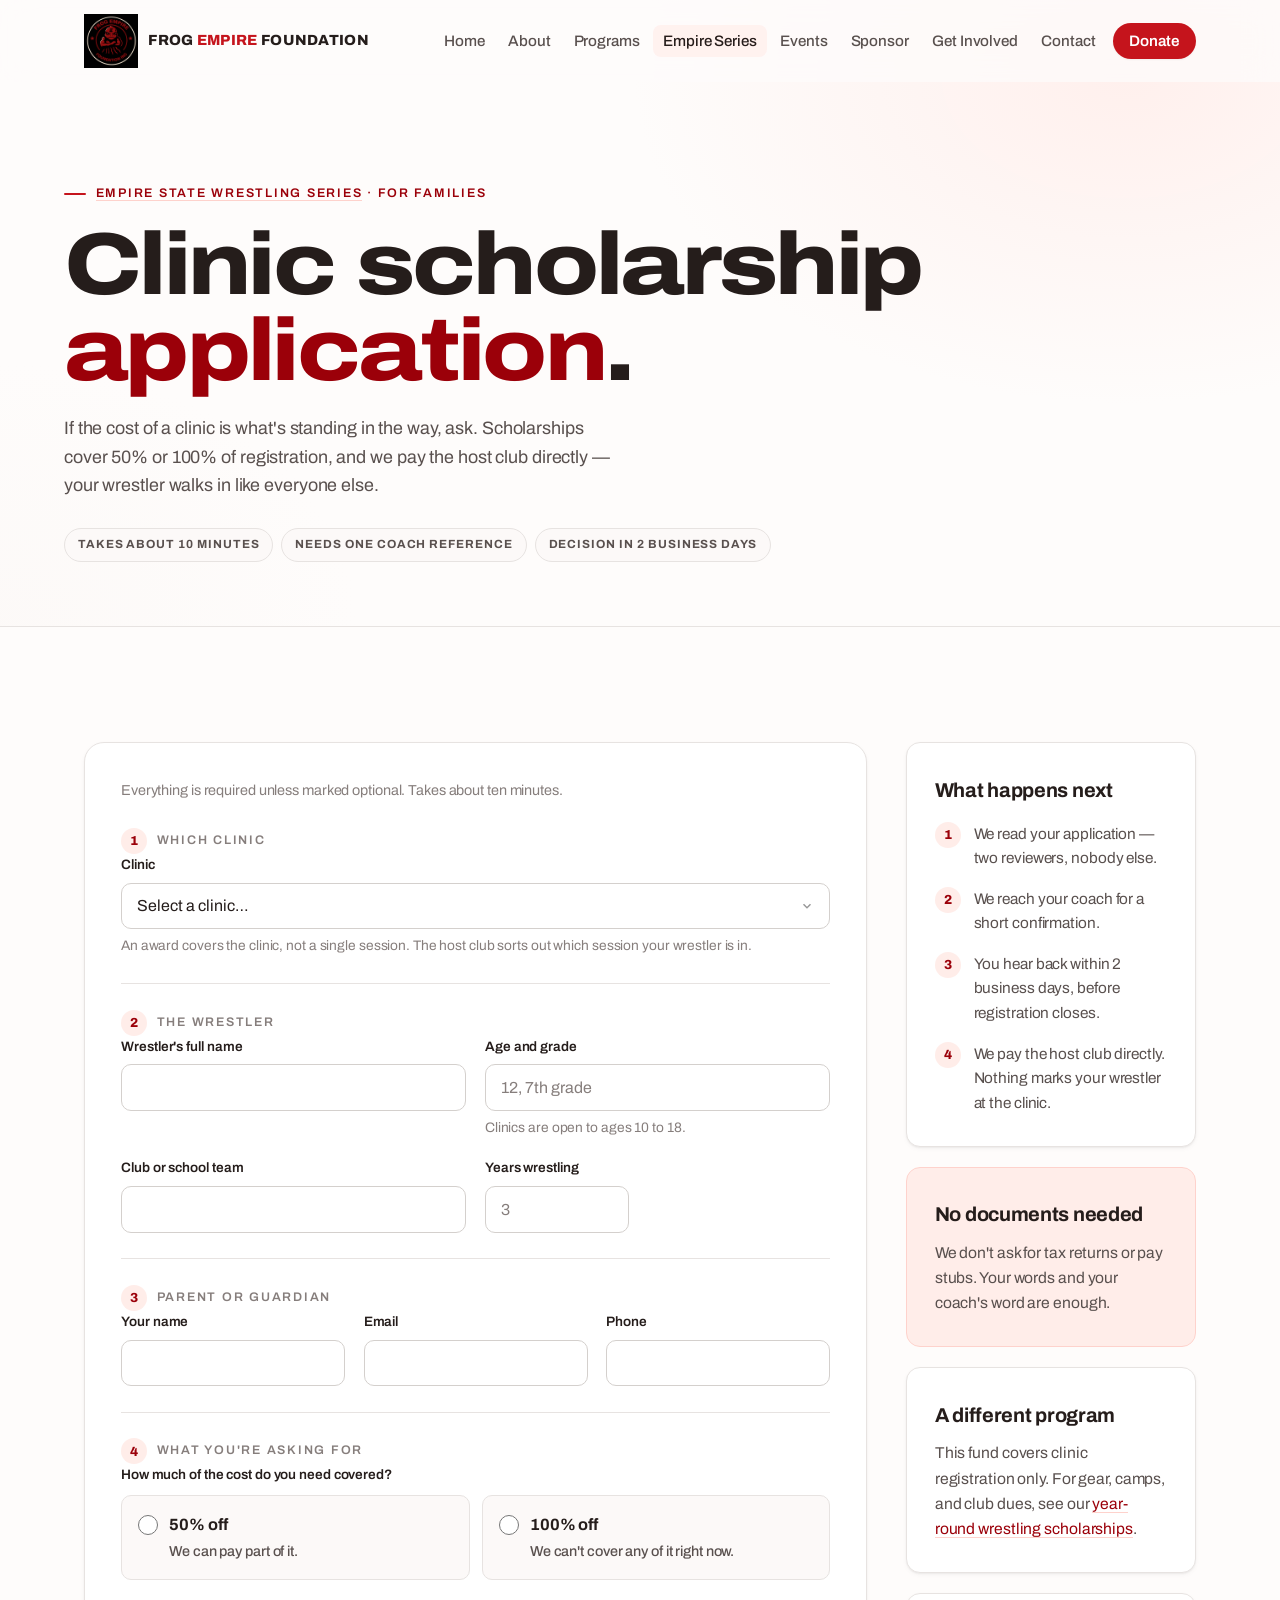
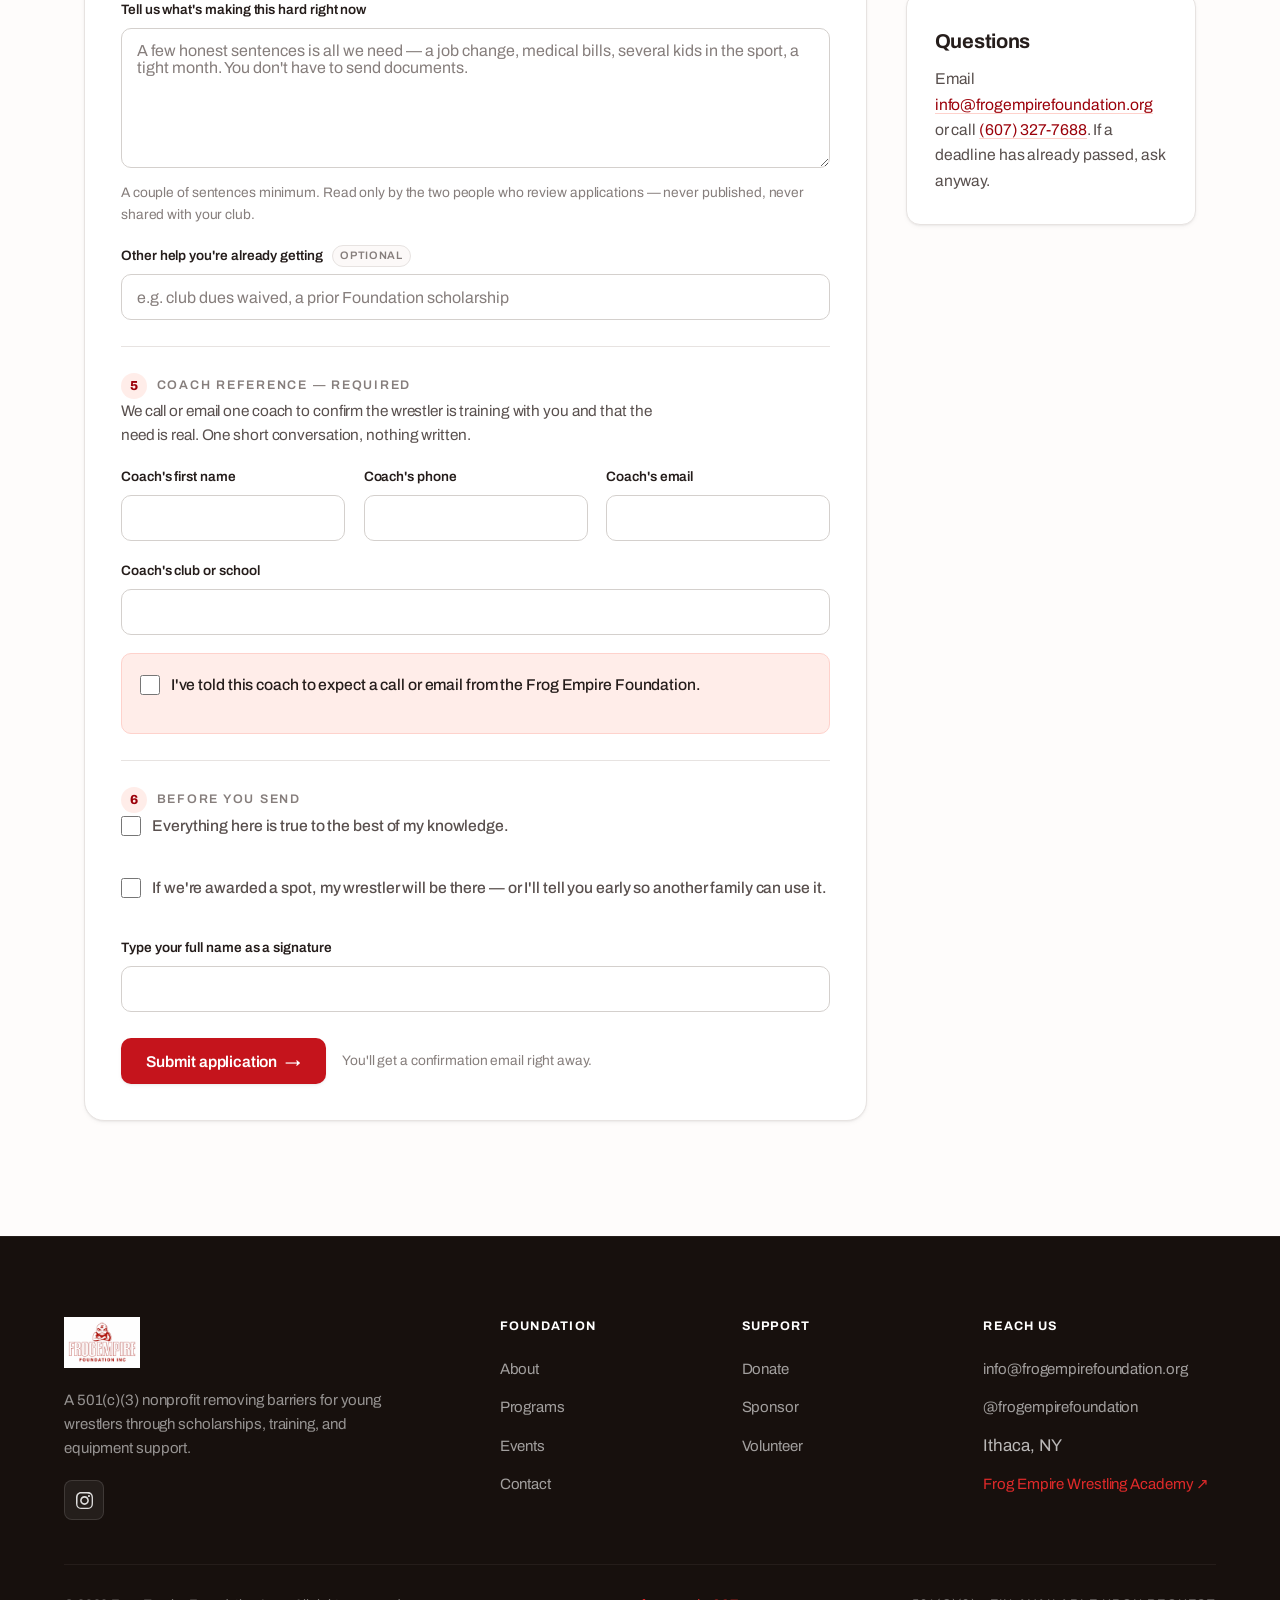
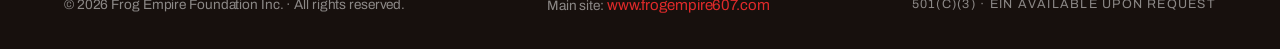
<file: empire-state-series-scholarship.html>
<!DOCTYPE html>
<html lang="en">
<head>
<meta charset="UTF-8">
<meta name="viewport" content="width=device-width, initial-scale=1.0">
<!-- ===== PRIMARY SEO ===== -->
<title>Clinic Scholarship Application | Empire State Wrestling Series</title>
<meta name="description" content="Apply for 50% or 100% off any Empire State Wrestling Series clinic. No documents needed — one coach reference and a few honest sentences. We pay the host club directly.">
<link rel="canonical" href="https://frogempirefoundation.org/empire-state-series-scholarship.html">
<meta name="robots" content="index, follow, max-image-preview:large, max-snippet:-1">
<meta name="theme-color" content="#b31b1b">
<meta name="geo.region" content="US-NY">
<meta name="geo.placename" content="Ithaca, New York">

<!-- ===== OPEN GRAPH / TWITTER ===== -->
<meta property="og:type" content="website">
<meta property="og:site_name" content="Frog Empire Foundation">
<meta property="og:title" content="Clinic scholarship application — Empire State Wrestling Series">
<meta property="og:description" content="Cost should never be the reason a kid misses a mat. Apply for 50% or 100% off any clinic in the series.">
<meta property="og:url" content="https://frogempirefoundation.org/empire-state-series-scholarship.html">
<meta property="og:image" content="https://frogempirefoundation.org/images/og-default.jpg">
<meta property="og:image:width" content="1200">
<meta property="og:image:height" content="630">
<meta property="og:locale" content="en_US">
<meta name="twitter:card" content="summary_large_image">
<meta name="twitter:title" content="Clinic scholarship application — Empire State Wrestling Series">
<meta name="twitter:description" content="Apply for 50% or 100% off any clinic in the series. No documents needed.">
<meta name="twitter:image" content="https://frogempirefoundation.org/images/og-default.jpg">

<!-- ===== ICONS / MANIFEST / FONTS ===== -->
<link rel="icon" type="image/png" href="images/logo-outline.png">
<link rel="apple-touch-icon" href="images/logo-circle-red.png">
<link rel="manifest" href="site.webmanifest">
<link rel="preconnect" href="https://fonts.googleapis.com">
<link rel="preconnect" href="https://fonts.gstatic.com" crossorigin>
<link rel="stylesheet" href="https://fonts.googleapis.com/css2?family=Archivo:wdth,wght@100..125,300..900&display=swap">
<link rel="stylesheet" href="styles.css?v=3">

<!-- ===== STRUCTURED DATA ===== -->
<script type="application/ld+json">
{
  "@context": "https://schema.org",
  "@graph": [
    {
      "@type": ["NGO", "SportsOrganization"],
      "@id": "https://frogempirefoundation.org/#organization",
      "name": "Frog Empire Foundation",
      "url": "https://frogempirefoundation.org/",
      "logo": "https://frogempirefoundation.org/images/logo-primary.png",
      "email": "info@frogempirefoundation.org",
      "sport": "Wrestling",
      "nonprofitStatus": "Nonprofit501c3",
      "address": { "@type": "PostalAddress", "addressLocality": "Ithaca", "addressRegion": "NY", "addressCountry": "US" }
    },
    {
      "@type": "WebPage",
      "url": "https://frogempirefoundation.org/empire-state-series-scholarship.html",
      "name": "Clinic scholarship application",
      "description": "Application for a 50% or 100% clinic scholarship to any stop on the Empire State Wrestling Series.",
      "about": { "@id": "https://frogempirefoundation.org/#organization" }
    },
    {
      "@type": "BreadcrumbList",
      "itemListElement": [
        { "@type": "ListItem", "position": 1, "name": "Home", "item": "https://frogempirefoundation.org/" },
        { "@type": "ListItem", "position": 2, "name": "Empire State Wrestling Series", "item": "https://frogempirefoundation.org/empire-state-series.html" },
        { "@type": "ListItem", "position": 3, "name": "Clinic scholarship", "item": "https://frogempirefoundation.org/empire-state-series-scholarship.html" }
      ]
    }
  ]
}
</script>
</head>
<body>


<a class="skip-link" href="#main">Skip to main content</a>
<nav class="nav">
  <div class="nav-inner">
    <a href="index.html" class="nav-logo">
      <img src="images/logo-outline.png" alt="Frog Empire Foundation">
      <span>FROG <span class="text-red">EMPIRE</span> FOUNDATION</span>
    </a>
    <button class="nav-toggle" aria-label="Toggle navigation menu" aria-controls="primary-nav" aria-expanded="false">☰</button>
    <ul class="nav-links" id="primary-nav">
      <li><a href="index.html">Home</a></li>
      <li><a href="about.html">About</a></li>
      <li><a href="programs.html">Programs</a></li>
      <li><a href="empire-state-series.html" class="active">Empire Series</a></li>
      <li><a href="events.html">Events</a></li>
      <li><a href="sponsor.html">Sponsor</a></li>
      <li><a href="get-involved.html">Get Involved</a></li>
      <li><a href="contact.html">Contact</a></li>
      <li><a href="sponsor.html#donate" class="nav-donate">Donate</a></li>
    </ul>
  </div>
</nav>

<section class="page-header" id="main" tabindex="-1">
  <div class="page-header-inner">
    <div class="eyebrow"><span><a href="empire-state-series.html" style="color: inherit; border-bottom: 1px solid var(--red-line);">Empire State Wrestling Series</a> · For Families</span></div>
    <h1 class="h-display">Clinic scholarship<br><span class="text-red">application</span>.</h1>
    <p class="lead" style="margin-top: 1rem;">If the cost of a clinic is what's standing in the way, ask. Scholarships cover 50% or 100% of registration, and we pay the host club directly — your wrestler walks in like everyone else.</p>
    <div class="pill-row">
      <span class="pill">Takes about 10 minutes</span>
      <span class="pill">Needs one coach reference</span>
      <span class="pill">Decision in 2 business days</span>
    </div>
  </div>
</section>

<section class="section reveal">
  <div class="series-layout">

    <!-- ===== FORM ===== -->
    <div class="series-main">
      <form name="esws-scholarship" method="POST" data-netlify="true" netlify-honeypot="bot-field" action="/thanks.html" class="series-form">
        <p class="form-note">Everything is required unless marked optional. Takes about ten minutes.</p>
        <input type="hidden" name="form-name" value="esws-scholarship">
        <p class="hidden-honeypot" aria-hidden="true"><label>Don't fill this out if you're human: <input name="bot-field" autocomplete="off" tabindex="-1"></label></p>

        <!-- 1 · Which clinic -->
        <fieldset class="form-block">
          <legend><span class="step-num" aria-hidden="true">1</span><span class="form-legend">Which clinic</span></legend>
          <div class="form-group">
            <label for="s-clinic">Clinic</label>
            <select id="s-clinic" name="clinic" required>
              <option value="">Select a clinic…</option>
              <option>Jaxon Joy Clinic — Ithaca, Nov 15, 2026</option>
              <!-- PLACEHOLDER: [NEXT CLINIC] — add an option per stop as hosts are confirmed -->
              <option>[NEXT CLINIC]</option>
            </select>
            <p class="form-hint">An award covers the clinic, not a single session. The host club sorts out which session your wrestler is in.</p>
          </div>
        </fieldset>

        <hr class="form-rule">

        <!-- 2 · The wrestler -->
        <fieldset class="form-block">
          <legend><span class="step-num" aria-hidden="true">2</span><span class="form-legend">The wrestler</span></legend>
          <div class="form-row-2">
            <div class="form-group">
              <label for="s-wname">Wrestler's full name</label>
              <input id="s-wname" type="text" name="wrestler-name" required>
            </div>
            <div class="form-group">
              <label for="s-grade">Age and grade</label>
              <input id="s-grade" type="text" name="wrestler-age-grade" placeholder="12, 7th grade" required>
              <p class="form-hint">Clinics are open to ages 10 to 18.</p>
            </div>
            <div class="form-group">
              <label for="s-club">Club or school team</label>
              <input id="s-club" type="text" name="wrestler-club" required>
            </div>
            <div class="form-group">
              <label for="s-years">Years wrestling</label>
              <input id="s-years" class="input-num" type="number" name="wrestler-years" inputmode="numeric" min="0" max="25" step="1" placeholder="3" required>
            </div>
          </div>
        </fieldset>

        <hr class="form-rule">

        <!-- 3 · Parent or guardian -->
        <fieldset class="form-block">
          <legend><span class="step-num" aria-hidden="true">3</span><span class="form-legend">Parent or guardian</span></legend>
          <div class="form-row-3">
            <div class="form-group">
              <label for="s-pname">Your name</label>
              <input id="s-pname" type="text" name="parent-name" autocomplete="name" required>
            </div>
            <div class="form-group">
              <label for="s-pemail">Email</label>
              <input id="s-pemail" type="email" name="parent-email" autocomplete="email" required>
            </div>
            <div class="form-group">
              <label for="s-pphone">Phone</label>
              <input id="s-pphone" type="tel" name="parent-phone" autocomplete="tel" required>
            </div>
          </div>
        </fieldset>

        <hr class="form-rule">

        <!-- 4 · What you're asking for -->
        <fieldset class="form-block">
          <legend><span class="step-num" aria-hidden="true">4</span><span class="form-legend">What you're asking for</span></legend>

          <fieldset class="form-block" style="gap: 0;">
            <legend><span class="form-prompt" style="margin-bottom: 0;">How much of the cost do you need covered?</span></legend>
            <div class="choice-grid" style="margin-top: 0.6rem;">
              <label class="choice-card" for="s-amt-50">
                <input id="s-amt-50" type="radio" name="award-requested" value="50% off" required>
                <span>
                  <span class="choice-title">50% off</span>
                  <span class="choice-note">We can pay part of it.</span>
                </span>
              </label>
              <label class="choice-card" for="s-amt-100">
                <input id="s-amt-100" type="radio" name="award-requested" value="100% off" required>
                <span>
                  <span class="choice-title">100% off</span>
                  <span class="choice-note">We can't cover any of it right now.</span>
                </span>
              </label>
            </div>
          </fieldset>

          <div class="form-group">
            <label for="s-story">Tell us what's making this hard right now</label>
            <textarea id="s-story" name="need-description" rows="6" minlength="120" required placeholder="A few honest sentences is all we need — a job change, medical bills, several kids in the sport, a tight month. You don't have to send documents."></textarea>
            <p class="form-hint">A couple of sentences minimum. Read only by the two people who review applications — never published, never shared with your club.</p>
          </div>

          <div class="form-group">
            <label for="s-other">Other help you're already getting <span class="optional">Optional</span></label>
            <input id="s-other" type="text" name="other-assistance" placeholder="e.g. club dues waived, a prior Foundation scholarship">
          </div>
        </fieldset>

        <hr class="form-rule">

        <!-- 5 · Coach reference — gates the award -->
        <fieldset class="form-block">
          <legend><span class="step-num" aria-hidden="true">5</span><span class="form-legend">Coach reference — required</span></legend>
          <p style="color: var(--ink-2); font-size: 0.96rem; max-width: 62ch;">We call or email one coach to confirm the wrestler is training with you and that the need is real. One short conversation, nothing written.</p>
          <div class="form-row-3">
            <div class="form-group">
              <label for="s-cname">Coach's first name</label>
              <input id="s-cname" type="text" name="coach-first-name" autocomplete="off" required>
            </div>
            <div class="form-group">
              <label for="s-cphone">Coach's phone</label>
              <input id="s-cphone" type="tel" name="coach-phone" inputmode="tel" autocomplete="off" required>
            </div>
            <div class="form-group">
              <label for="s-cemail">Coach's email</label>
              <input id="s-cemail" type="email" name="coach-email" autocomplete="off" required>
            </div>
          </div>
          <div class="form-group">
            <label for="s-cclub">Coach's club or school</label>
            <input id="s-cclub" type="text" name="coach-club" autocomplete="off" required>
          </div>
          <div class="check-box check-box-red">
            <label class="check-row" for="s-coach-told">
              <input id="s-coach-told" type="checkbox" name="coach-notified" value="yes" required>
              <span>I've told this coach to expect a call or email from the Frog Empire Foundation.</span>
            </label>
          </div>
        </fieldset>

        <hr class="form-rule">

        <!-- 6 · Before you send -->
        <fieldset class="form-block">
          <legend><span class="step-num" aria-hidden="true">6</span><span class="form-legend">Before you send</span></legend>
          <label class="check-row" for="s-true">
            <input id="s-true" type="checkbox" name="attestation" value="yes" required>
            <span>Everything here is true to the best of my knowledge.</span>
          </label>
          <label class="check-row" for="s-attend">
            <input id="s-attend" type="checkbox" name="attendance-commitment" value="yes" required>
            <span>If we're awarded a spot, my wrestler will be there — or I'll tell you early so another family can use it.</span>
          </label>
          <div class="form-group">
            <label for="s-signature">Type your full name as a signature</label>
            <input id="s-signature" type="text" name="signature" required>
          </div>
        </fieldset>

        <div class="form-submit-row">
          <button type="submit" class="btn btn-primary">Submit application</button>
          <p class="form-hint" style="margin-top: 0;">You'll get a confirmation email right away.</p>
        </div>
      </form>
    </div>

    <!-- ===== SIDEBAR ===== -->
    <aside class="series-aside">
      <div class="card">
        <h3>What happens next</h3>
        <ol class="step-list" style="margin-top: 1rem;">
          <li><span class="step-num" aria-hidden="true">1</span><span>We read your application — two reviewers, nobody else.</span></li>
          <li><span class="step-num" aria-hidden="true">2</span><span>We reach your coach for a short confirmation.</span></li>
          <li><span class="step-num" aria-hidden="true">3</span><span>You hear back within 2 business days, before registration closes.</span></li>
          <li><span class="step-num" aria-hidden="true">4</span><span>We pay the host club directly. Nothing marks your wrestler at the clinic.</span></li>
        </ol>
      </div>
      <div class="card" style="background: var(--red-soft); border-color: var(--red-line); box-shadow: none;">
        <h3>No documents needed</h3>
        <p>We don't ask for tax returns or pay stubs. Your words and your coach's word are enough.</p>
      </div>
      <div class="card">
        <h3>A different program</h3>
        <p>This fund covers clinic registration only. For gear, camps, and club dues, see our <a href="wrestling-scholarships-ithaca-ny.html" style="color: var(--red-deep); border-bottom: 1px solid var(--red-line);">year-round wrestling scholarships</a>.</p>
      </div>
      <div class="card">
        <h3>Questions</h3>
        <p>Email <a href="mailto:info@frogempirefoundation.org" style="color: var(--red-deep); border-bottom: 1px solid var(--red-line);">info@frogempirefoundation.org</a> or call <a href="tel:+16073277688" style="color: var(--red-deep); border-bottom: 1px solid var(--red-line);">(607) 327-7688</a>. If a deadline has already passed, ask anyway.</p>
      </div>
    </aside>

  </div>
</section>

<footer class="footer">
  <div class="footer-inner">
    <div class="footer-brand">
      <img src="images/logo-circle-red.png" alt="Frog Empire Foundation">
      <p>A 501(c)(3) nonprofit removing barriers for young wrestlers through scholarships, training, and equipment support.</p>
      <div class="social-row">
        <a href="https://instagram.com/frogempirefoundation" target="_blank" aria-label="Instagram">
          <svg viewBox="0 0 24 24"><path d="M12 2.2c3.2 0 3.6 0 4.8.1 1.2.1 1.8.2 2.3.4.6.2 1 .5 1.5 1s.8.9 1 1.5c.2.5.4 1.1.4 2.3.1 1.2.1 1.6.1 4.8s0 3.6-.1 4.8c-.1 1.2-.2 1.8-.4 2.3-.2.6-.5 1-1 1.5s-.9.8-1.5 1c-.5.2-1.1.4-2.3.4-1.2.1-1.6.1-4.8.1s-3.6 0-4.8-.1c-1.2-.1-1.8-.2-2.3-.4-.6-.2-1-.5-1.5-1s-.8-.9-1-1.5c-.2-.5-.4-1.1-.4-2.3C2.2 15.6 2.2 15.2 2.2 12s0-3.6.1-4.8c.1-1.2.2-1.8.4-2.3.2-.6.5-1 1-1.5s.9-.8 1.5-1c.5-.2 1.1-.4 2.3-.4C8.4 2.2 8.8 2.2 12 2.2m0-2.2C8.7 0 8.3 0 7.1.1 5.8.1 5 .3 4.2.6c-.8.3-1.5.8-2.2 1.4-.6.6-1.1 1.3-1.4 2.1-.3.8-.5 1.6-.6 2.9C0 8.3 0 8.7 0 12s0 3.7.1 4.9c.1 1.3.3 2.1.6 2.9.3.8.8 1.5 1.4 2.1.6.6 1.3 1.1 2.1 1.4.8.3 1.6.5 2.9.6 1.2.1 1.6.1 4.9.1s3.7 0 4.9-.1c1.3-.1 2.1-.3 2.9-.6.8-.3 1.5-.8 2.1-1.4.6-.6 1.1-1.3 1.4-2.1.3-.8.5-1.6.6-2.9.1-1.2.1-1.6.1-4.9s0-3.7-.1-4.9c-.1-1.3-.3-2.1-.6-2.9-.3-.8-.8-1.5-1.4-2.1C20.3.9 19.6.4 18.8.1 18 0 17.2-.1 15.9 0 14.7 0 14.3 0 12 0zm0 5.8c-3.4 0-6.2 2.8-6.2 6.2s2.8 6.2 6.2 6.2 6.2-2.8 6.2-6.2S15.4 5.8 12 5.8zm0 10.2c-2.2 0-4-1.8-4-4s1.8-4 4-4 4 1.8 4 4-1.8 4-4 4zm7.8-10.4c0 .8-.7 1.5-1.5 1.5s-1.5-.7-1.5-1.5.7-1.5 1.5-1.5 1.5.6 1.5 1.5z"/></svg>
        </a>
      </div>
    </div>
    <div>
      <h4>Foundation</h4>
      <ul>
        <li><a href="about.html">About</a></li>
        <li><a href="programs.html">Programs</a></li>
      <li><a href="events.html">Events</a></li>
        <li><a href="contact.html">Contact</a></li>
      </ul>
    </div>
    <div>
      <h4>Support</h4>
      <ul>
        <li><a href="sponsor.html#donate">Donate</a></li>
        <li><a href="sponsor.html">Sponsor</a></li>
        <li><a href="get-involved.html">Volunteer</a></li>
      </ul>
    </div>
    <div>
      <h4>Reach Us</h4>
      <ul>
        <li><a href="mailto:info@frogempirefoundation.org">info@frogempirefoundation.org</a></li>
        <li><a href="https://instagram.com/frogempirefoundation" target="_blank">@frogempirefoundation</a></li>
        <li>Ithaca, NY</li>
        <li><a href="https://www.frogempire607.com" target="_blank" style="color: var(--red);">Frog Empire Wrestling Academy ↗</a></li>
      </ul>
    </div>
  </div>
  <div class="footer-bottom">
    <div>© 2026 Frog Empire Foundation Inc. · All rights reserved.</div>
    <div>Main site: <a href="https://www.frogempire607.com" target="_blank" style="color: var(--red);">www.frogempire607.com</a></div>
    <div class="ein">501(c)(3) · EIN Available Upon Request</div>
  </div>
</footer>

<script src="main.js?v=2"></script>
</body>
</html>
</file>
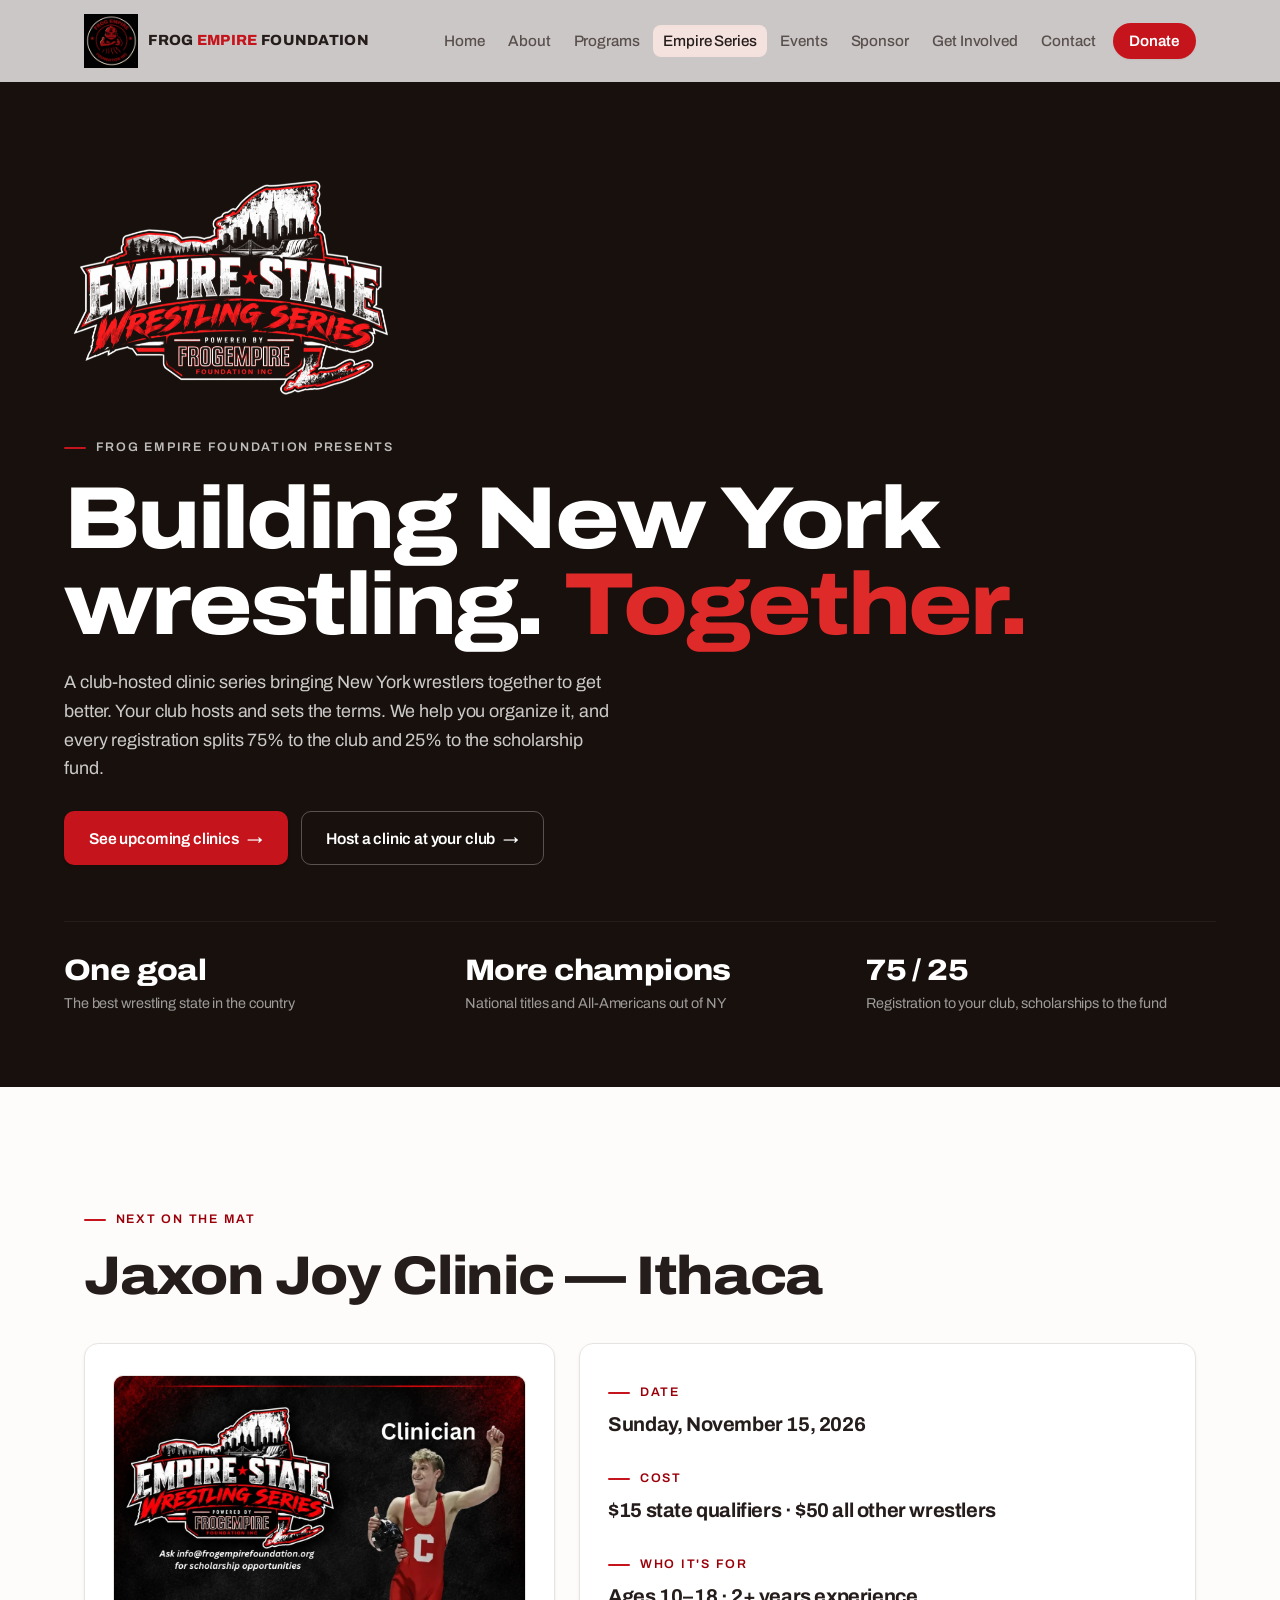
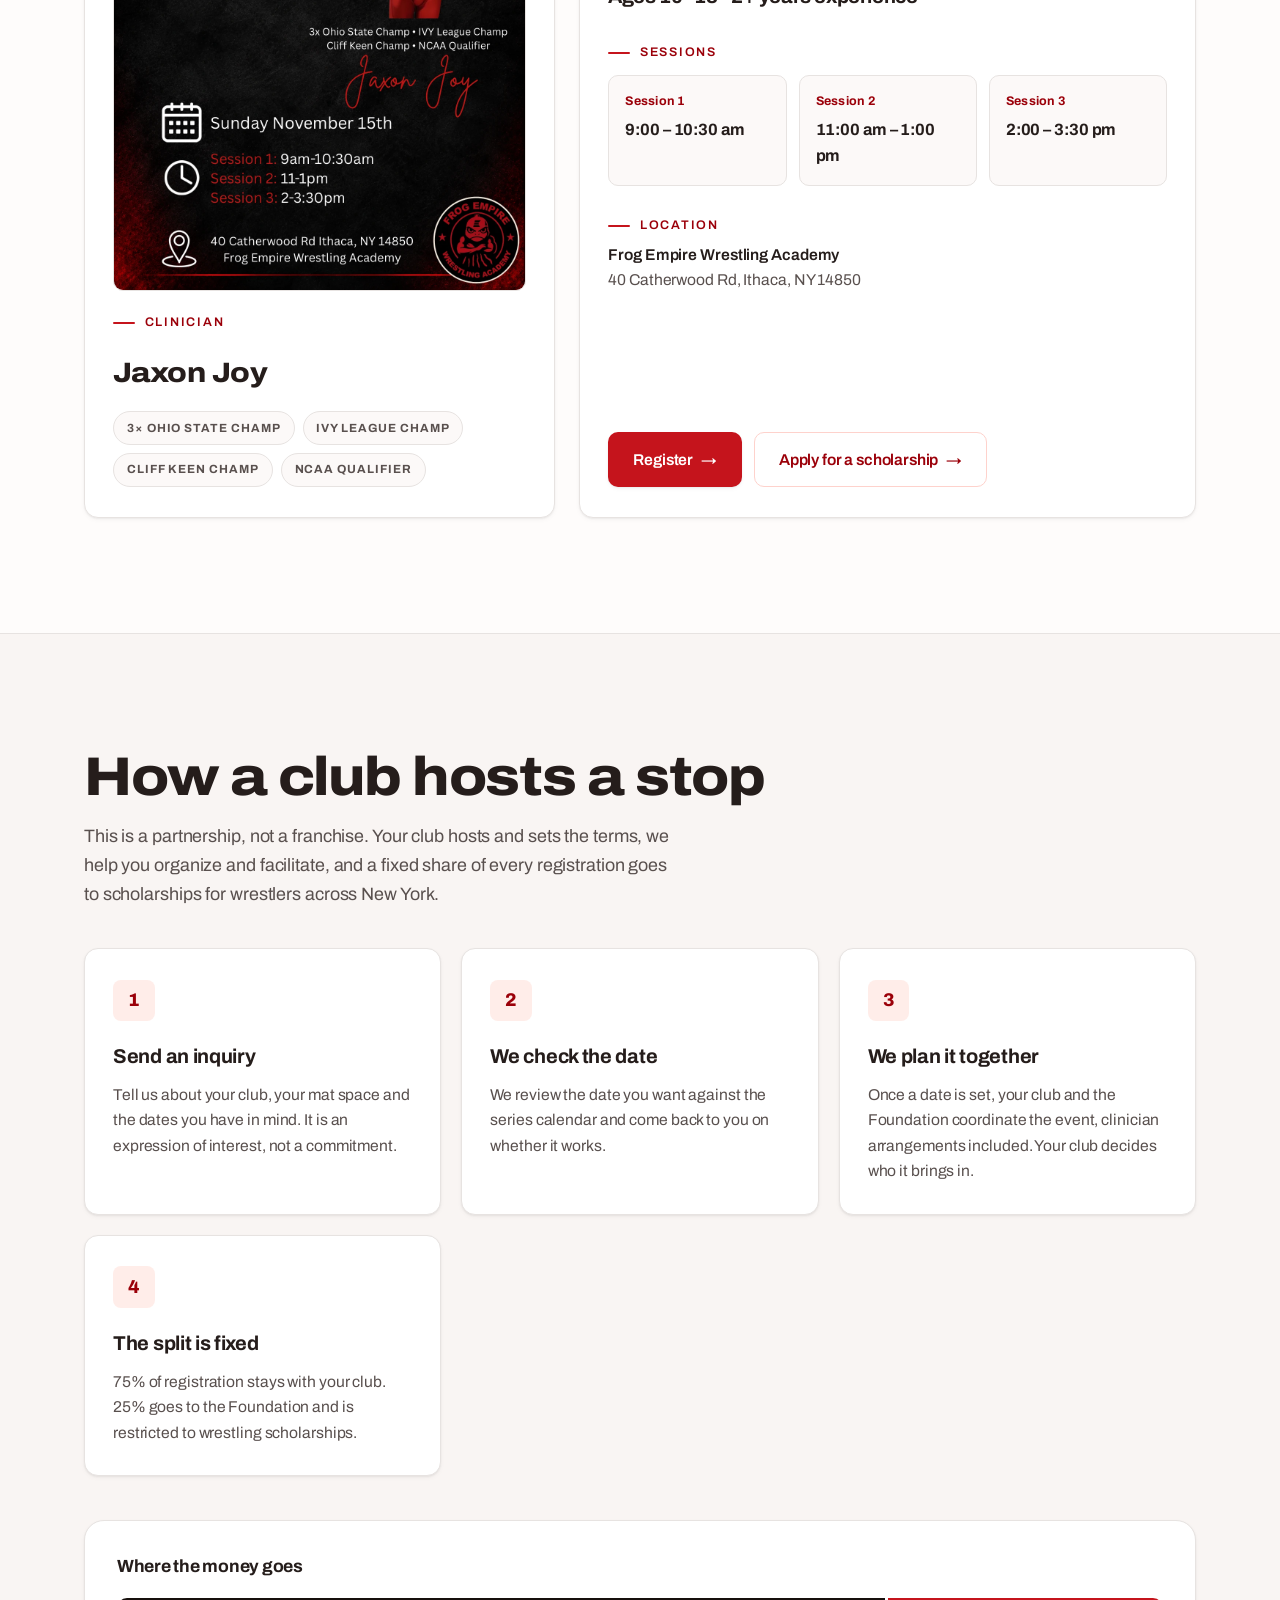
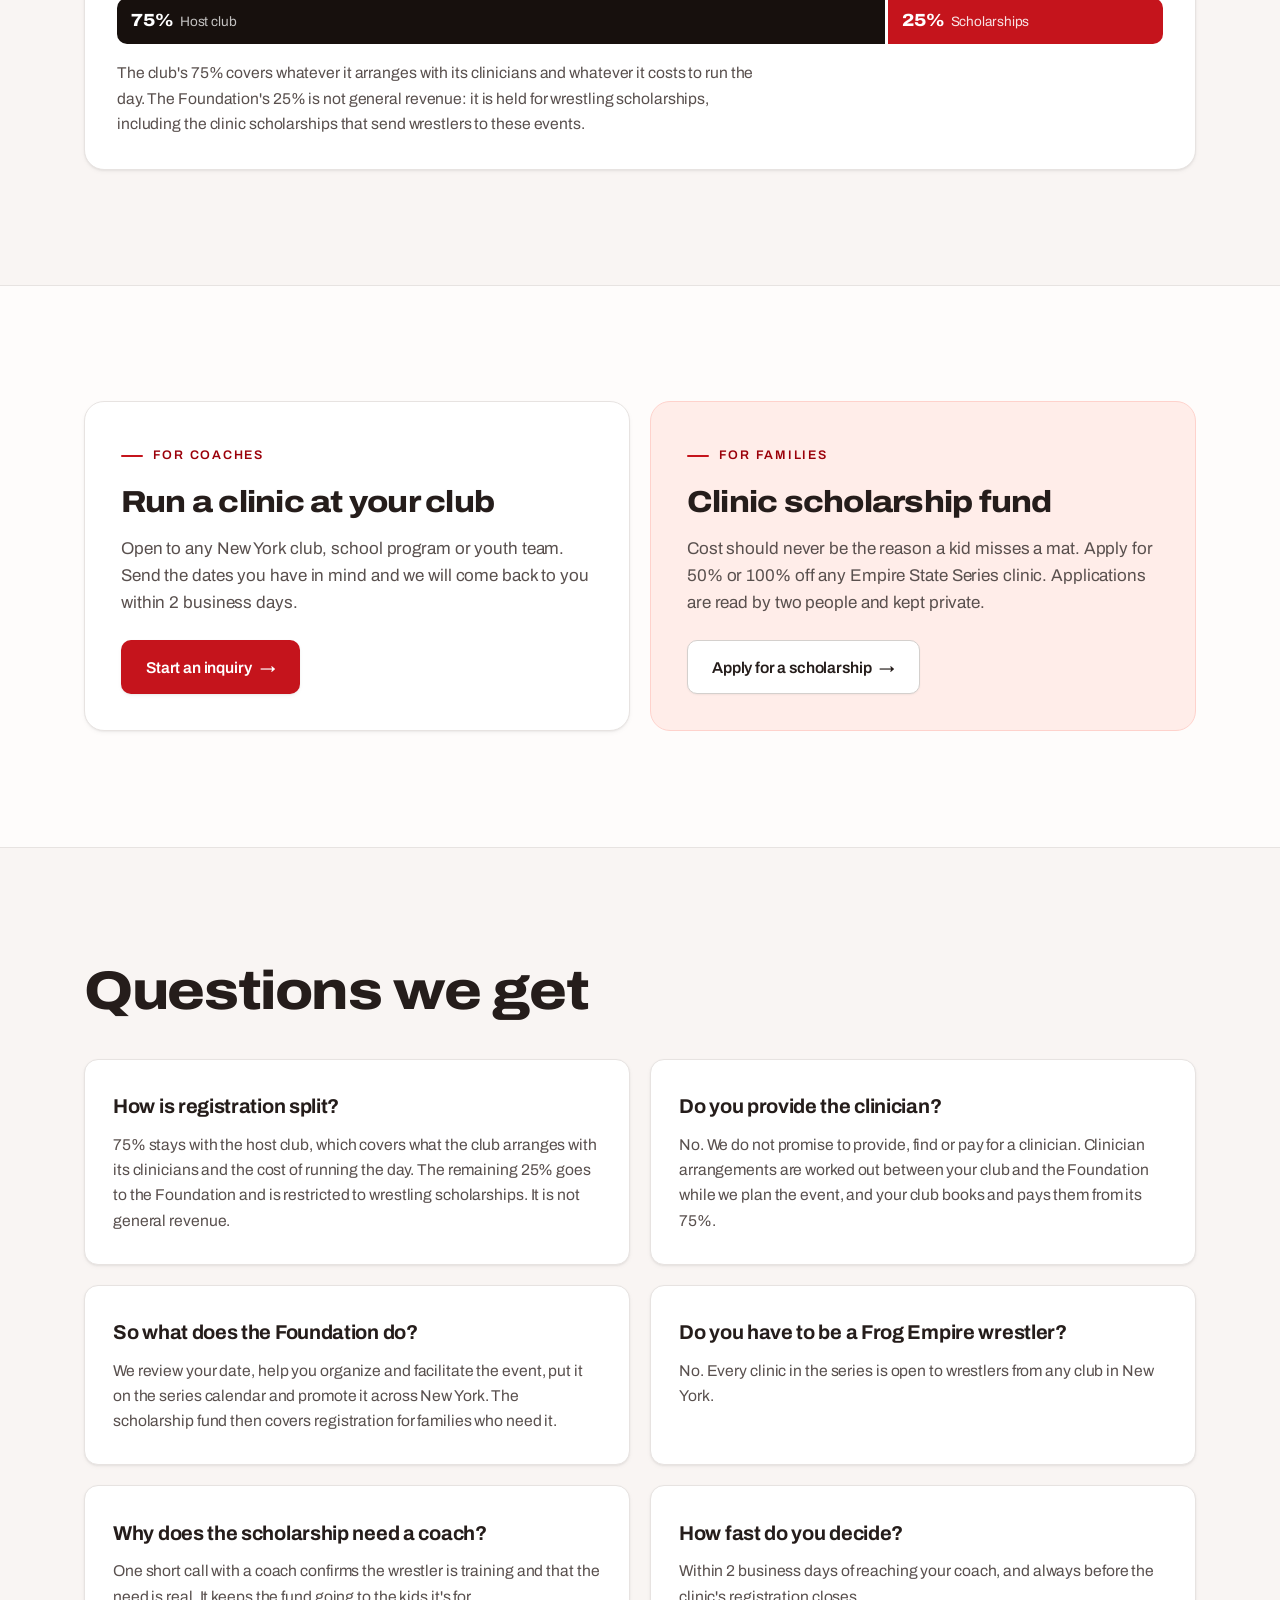
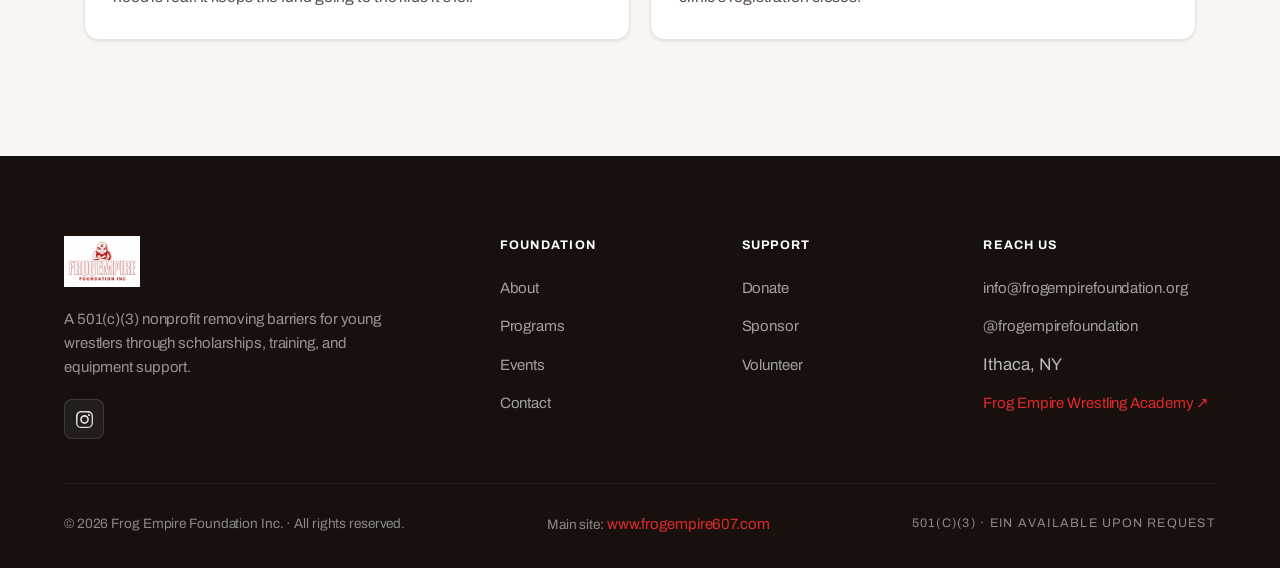
<file: empire-state-series.html>
<!DOCTYPE html>
<html lang="en">
<head>
<meta charset="UTF-8">
<meta name="viewport" content="width=device-width, initial-scale=1.0">
<!-- ===== PRIMARY SEO ===== -->
<title>Empire State Wrestling Series | Club-Hosted Clinics Across New York</title>
<meta name="description" content="A club-hosted wrestling clinic series across New York. Your club hosts and sets the terms, the Foundation helps organize, and 25% of every registration is restricted to wrestling scholarships.">
<link rel="canonical" href="https://frogempirefoundation.org/empire-state-series.html">
<meta name="robots" content="index, follow, max-image-preview:large, max-snippet:-1">
<meta name="theme-color" content="#b31b1b">
<meta name="geo.region" content="US-NY">
<meta name="geo.placename" content="Ithaca, New York">

<!-- ===== OPEN GRAPH / TWITTER ===== -->
<meta property="og:type" content="website">
<meta property="og:site_name" content="Frog Empire Foundation">
<meta property="og:title" content="Empire State Wrestling Series — Building New York wrestling. Together.">
<meta property="og:description" content="A club-hosted clinic series bringing New York wrestlers together to get better. Host a stop at your club, or apply for a clinic scholarship.">
<meta property="og:url" content="https://frogempirefoundation.org/empire-state-series.html">
<meta property="og:image" content="https://frogempirefoundation.org/images/og-default.jpg">
<meta property="og:image:width" content="1200">
<meta property="og:image:height" content="630">
<meta property="og:locale" content="en_US">
<meta name="twitter:card" content="summary_large_image">
<meta name="twitter:title" content="Empire State Wrestling Series — Building New York wrestling. Together.">
<meta name="twitter:description" content="Club-hosted wrestling clinics across New York. Scholarships on every stop.">
<meta name="twitter:image" content="https://frogempirefoundation.org/images/og-default.jpg">

<!-- ===== ICONS / MANIFEST / FONTS ===== -->
<link rel="icon" type="image/png" href="images/logo-outline.png">
<link rel="apple-touch-icon" href="images/logo-circle-red.png">
<link rel="manifest" href="site.webmanifest">
<link rel="preconnect" href="https://fonts.googleapis.com">
<link rel="preconnect" href="https://fonts.gstatic.com" crossorigin>
<link rel="stylesheet" href="https://fonts.googleapis.com/css2?family=Archivo:wdth,wght@100..125,300..900&display=swap">
<link rel="stylesheet" href="styles.css?v=3">

<!-- ===== STRUCTURED DATA ===== -->
<script type="application/ld+json">
{
  "@context": "https://schema.org",
  "@graph": [
    {
      "@type": ["NGO", "SportsOrganization"],
      "@id": "https://frogempirefoundation.org/#organization",
      "name": "Frog Empire Foundation",
      "url": "https://frogempirefoundation.org/",
      "logo": "https://frogempirefoundation.org/images/logo-primary.png",
      "email": "info@frogempirefoundation.org",
      "sport": "Wrestling",
      "nonprofitStatus": "Nonprofit501c3",
      "address": { "@type": "PostalAddress", "addressLocality": "Ithaca", "addressRegion": "NY", "addressCountry": "US" },
      "sameAs": ["https://instagram.com/frogempirefoundation", "https://www.frogempire607.com"]
    },
    {
      "@type": "WebPage",
      "url": "https://frogempirefoundation.org/empire-state-series.html",
      "name": "Empire State Wrestling Series",
      "description": "A club-hosted wrestling clinic series across New York State, run by Frog Empire Foundation.",
      "about": { "@id": "https://frogempirefoundation.org/#organization" }
    },
    {
      "@type": "FAQPage",
      "mainEntity": [
        {
          "@type": "Question",
          "name": "How is registration split?",
          "acceptedAnswer": { "@type": "Answer", "text": "75% stays with the host club, which covers what the club arranges with its clinicians and the cost of running the day. The remaining 25% goes to Frog Empire Foundation and is restricted to wrestling scholarships. It is not general revenue." }
        },
        {
          "@type": "Question",
          "name": "Do you provide the clinician?",
          "acceptedAnswer": { "@type": "Answer", "text": "No. Frog Empire Foundation does not promise to provide, find or pay for a clinician. Clinician arrangements are worked out between the host club and the Foundation while the event is planned, and the club books and pays the clinician from its 75% share." }
        },
        {
          "@type": "Question",
          "name": "What does the Foundation do?",
          "acceptedAnswer": { "@type": "Answer", "text": "The Foundation reviews the requested date, helps the club organize and facilitate the event, adds it to the series calendar and promotes it across New York. The scholarship fund then covers registration for families who need it." }
        },
        {
          "@type": "Question",
          "name": "Do you have to be a Frog Empire wrestler?",
          "acceptedAnswer": { "@type": "Answer", "text": "No. Every clinic in the series is open to wrestlers from any club in New York." }
        },
        {
          "@type": "Question",
          "name": "Why does the scholarship need a coach?",
          "acceptedAnswer": { "@type": "Answer", "text": "One short call with a coach confirms the wrestler is training and that the need is real. It keeps the fund going to the kids it's for." }
        },
        {
          "@type": "Question",
          "name": "How fast do you decide on a scholarship?",
          "acceptedAnswer": { "@type": "Answer", "text": "Within 2 business days of reaching your coach, and always before the clinic's registration closes." }
        }
      ]
    },
    {
      "@type": "BreadcrumbList",
      "itemListElement": [
        { "@type": "ListItem", "position": 1, "name": "Home", "item": "https://frogempirefoundation.org/" },
        { "@type": "ListItem", "position": 2, "name": "Empire State Wrestling Series", "item": "https://frogempirefoundation.org/empire-state-series.html" }
      ]
    }
  ]
}
</script>
</head>
<body>


<a class="skip-link" href="#main">Skip to main content</a>
<nav class="nav">
  <div class="nav-inner">
    <a href="index.html" class="nav-logo">
      <img src="images/logo-outline.png" alt="Frog Empire Foundation">
      <span>FROG <span class="text-red">EMPIRE</span> FOUNDATION</span>
    </a>
    <button class="nav-toggle" aria-label="Toggle navigation menu" aria-controls="primary-nav" aria-expanded="false">☰</button>
    <ul class="nav-links" id="primary-nav">
      <li><a href="index.html">Home</a></li>
      <li><a href="about.html">About</a></li>
      <li><a href="programs.html">Programs</a></li>
      <li><a href="empire-state-series.html" class="active">Empire Series</a></li>
      <li><a href="events.html">Events</a></li>
      <li><a href="sponsor.html">Sponsor</a></li>
      <li><a href="get-involved.html">Get Involved</a></li>
      <li><a href="contact.html">Contact</a></li>
      <li><a href="sponsor.html#donate" class="nav-donate">Donate</a></li>
    </ul>
  </div>
</nav>

<!-- ===== HERO (one of this page's two dark moments; the footer is the other) ===== -->
<section class="series-hero" id="main" tabindex="-1">
  <div class="series-hero-inner">
    <img class="series-logo" src="images/esws/esws-logo.png"
         alt="Empire State Wrestling Series — the series wordmark over the New York state outline, powered by Frog Empire Foundation Inc"
         width="640" height="426" loading="eager" decoding="async">
    <div class="eyebrow">Frog Empire Foundation Presents</div>
    <h1 class="h-display">Building New York wrestling. <span class="text-red">Together.</span></h1>
    <p class="lead">A club-hosted clinic series bringing New York wrestlers together to get better. Your club hosts and sets the terms. We help you organize it, and every registration splits 75% to the club and 25% to the scholarship fund.</p>
    <div style="display: flex; flex-wrap: wrap; gap: 0.85rem;">
      <a href="empire-state-series-events.html" class="btn btn-primary">See upcoming clinics</a>
      <span class="on-dark"><a href="empire-state-series-host.html" class="btn btn-outline">Host a clinic at your club</a></span>
    </div>

    <div class="series-hero-facts">
      <div>
        <div class="series-fact-head">One goal</div>
        <p class="series-fact-note">The best wrestling state in the country</p>
      </div>
      <div>
        <div class="series-fact-head">More champions</div>
        <p class="series-fact-note">National titles and All-Americans out of NY</p>
      </div>
      <div>
        <div class="series-fact-head">75 / 25</div>
        <p class="series-fact-note">Registration to your club, scholarships to the fund</p>
      </div>
    </div>
  </div>
</section>

<!-- ===== NEXT CLINIC ===== -->
<section class="section reveal">
  <div class="eyebrow">Next On The Mat</div>
  <h2 class="h-section">Jaxon Joy Clinic — Ithaca</h2>

  <div style="display: flex; flex-wrap: wrap; gap: 1.5rem; align-items: stretch; margin-top: 2.5rem;">

    <!-- Clinician -->
    <div class="card" style="flex: 1 1 320px; min-width: 0;">
      <img src="images/esws/jaxon-joy-2026-11-15.webp" alt="Empire State Wrestling Series flyer for the Jaxon Joy clinic. Clinician Jaxon Joy — 3x Ohio State Champ, Ivy League Champ, Cliff Keen Champ, NCAA Qualifier. Sunday November 15th. Session 1: 9am-10:30am. Session 2: 11am-1pm. Session 3: 2pm-3:30pm. Frog Empire Wrestling Academy, 40 Catherwood Rd, Ithaca, NY 14850. Ask info@frogempirefoundation.org for scholarship opportunities." width="1122" height="1402" loading="lazy"
           style="width: 100%; height: auto; border-radius: var(--radius-sm); border: 1px solid var(--line);">
      <div class="eyebrow" style="margin-top: 1.4rem;">Clinician</div>
      <h3 style="font-family: var(--font-display); font-weight: 800; font-stretch: 112%; font-size: 1.75rem; letter-spacing: -0.02em; margin-bottom: 1rem;">Jaxon Joy</h3>
      <div class="pill-row">
        <span class="pill">3× Ohio State Champ</span>
        <span class="pill">Ivy League Champ</span>
        <span class="pill">Cliff Keen Champ</span>
        <span class="pill">NCAA Qualifier</span>
      </div>
    </div>

    <!-- Details -->
    <div class="card" style="flex: 1.3 1 420px; min-width: 0; display: flex; flex-direction: column; gap: 1.4rem;">
      <div style="display: flex; flex-wrap: wrap; gap: 1.25rem 2.5rem;">
        <div>
          <div class="eyebrow" style="margin-bottom: 0.35rem;">Date</div>
          <p style="font-size: 1.25rem; font-weight: 700; letter-spacing: -0.02em; color: var(--ink);">Sunday, November 15, 2026</p>
        </div>
        <div>
          <div class="eyebrow" style="margin-bottom: 0.35rem;">Cost</div>
          <!-- PRICING ($15/$50) — one of only two places the site states the price; the other is
               the same block on empire-state-series-events.html. -->
          <p style="font-size: 1.25rem; font-weight: 700; letter-spacing: -0.02em; color: var(--ink);">$15 state qualifiers · $50 all other wrestlers</p>
        </div>
        <div>
          <div class="eyebrow" style="margin-bottom: 0.35rem;">Who It's For</div>
          <p style="font-size: 1.25rem; font-weight: 700; letter-spacing: -0.02em; color: var(--ink);">Ages 10–18 · 2+ years experience</p>
        </div>
      </div>

      <div>
        <div class="eyebrow" style="margin-bottom: 0.75rem;">Sessions</div>
        <div class="session-grid">
          <div class="session-chip">
            <div class="session-label">Session 1</div>
            <div class="session-time">9:00 – 10:30 am</div>
          </div>
          <div class="session-chip">
            <div class="session-label">Session 2</div>
            <div class="session-time">11:00 am – 1:00 pm</div>
          </div>
          <div class="session-chip">
            <div class="session-label">Session 3</div>
            <div class="session-time">2:00 – 3:30 pm</div>
          </div>
        </div>
      </div>

      <div>
        <div class="eyebrow" style="margin-bottom: 0.35rem;">Location</div>
        <p style="font-weight: 600; color: var(--ink);">Frog Empire Wrestling Academy</p>
        <p style="color: var(--ink-2);">40 Catherwood Rd, Ithaca, NY 14850</p>
      </div>

      <div style="display: flex; flex-wrap: wrap; gap: 0.75rem; margin-top: auto;">
        <a href="https://form.jotform.com/Empire_Frog/empire-state-clinic-1" class="btn btn-primary" target="_blank" rel="noopener">Register</a>
        <a href="empire-state-series-scholarship.html" class="btn btn-ghost">Apply for a scholarship</a>
      </div>
    </div>
  </div>
</section>

<!-- ===== HOW A CLUB HOSTS ===== -->
<section class="band reveal" style="border-block: 1px solid var(--line);">
  <div class="section">
    <h2 class="h-section">How a club hosts a stop</h2>
    <p class="lead">This is a partnership, not a franchise. Your club hosts and sets the terms, we help you organize and facilitate, and a fixed share of every registration goes to scholarships for wrestlers across New York.</p>
    <div class="card-grid">
      <div class="card">
        <div class="card-number">1</div>
        <h3>Send an inquiry</h3>
        <p>Tell us about your club, your mat space and the dates you have in mind. It is an expression of interest, not a commitment.</p>
      </div>
      <div class="card">
        <div class="card-number">2</div>
        <h3>We check the date</h3>
        <p>We review the date you want against the series calendar and come back to you on whether it works.</p>
      </div>
      <div class="card">
        <div class="card-number">3</div>
        <h3>We plan it together</h3>
        <p>Once a date is set, your club and the Foundation coordinate the event, clinician arrangements included. Your club decides who it brings in.</p>
      </div>
      <div class="card">
        <div class="card-number">4</div>
        <h3>The split is fixed</h3>
        <p>75% of registration stays with your club. 25% goes to the Foundation and is restricted to wrestling scholarships.</p>
      </div>
    </div>

    <div class="split-note">
      <h3>Where the money goes</h3>
      <div class="split-bar" role="img" aria-label="Registration split: 75 percent to the host club, 25 percent to the scholarship fund.">
        <span class="split-bar-club" style="flex: 75;"><b>75%</b> Host club</span>
        <span class="split-bar-fund" style="flex: 25;"><b>25%</b> Scholarships</span>
      </div>
      <p>The club's 75% covers whatever it arranges with its clinicians and whatever it costs to run the day. The Foundation's 25% is not general revenue: it is held for wrestling scholarships, including the clinic scholarships that send wrestlers to these events.</p>
    </div>
  </div>
</section>

<!-- ===== TWO DOORS ===== -->
<section class="section reveal">
  <div class="door-grid">
    <div class="door">
      <div class="eyebrow">For Coaches</div>
      <h2 class="h-sub" style="font-family: var(--font-display); font-weight: 800; font-stretch: 112%; font-size: clamp(1.6rem, 2.6vw, 1.9rem); letter-spacing: -0.025em;">Run a clinic at your club</h2>
      <p style="color: var(--ink-2); margin-bottom: 1.5rem;">Open to any New York club, school program or youth team. Send the dates you have in mind and we will come back to you within 2 business days.</p>
      <a href="empire-state-series-host.html" class="btn btn-primary">Start an inquiry</a>
    </div>
    <div class="door door-red">
      <div class="eyebrow">For Families</div>
      <h2 class="h-sub" style="font-family: var(--font-display); font-weight: 800; font-stretch: 112%; font-size: clamp(1.6rem, 2.6vw, 1.9rem); letter-spacing: -0.025em;">Clinic scholarship fund</h2>
      <p style="color: var(--ink-2); margin-bottom: 1.5rem;">Cost should never be the reason a kid misses a mat. Apply for 50% or 100% off any Empire State Series clinic. Applications are read by two people and kept private.</p>
      <a href="empire-state-series-scholarship.html" class="btn btn-outline">Apply for a scholarship</a>
    </div>
  </div>
</section>

<!-- ===== FAQ ===== -->
<section class="band reveal" style="border-top: 1px solid var(--line);" id="faq" aria-labelledby="faq-heading">
  <div class="section">
    <h2 class="h-section" id="faq-heading">Questions we get</h2>
    <div class="card-grid" style="grid-template-columns: repeat(auto-fit, minmax(min(420px, 100%), 1fr));">
      <div class="card">
        <h3>How is registration split?</h3>
        <p>75% stays with the host club, which covers what the club arranges with its clinicians and the cost of running the day. The remaining 25% goes to the Foundation and is restricted to wrestling scholarships. It is not general revenue.</p>
      </div>
      <div class="card">
        <h3>Do you provide the clinician?</h3>
        <p>No. We do not promise to provide, find or pay for a clinician. Clinician arrangements are worked out between your club and the Foundation while we plan the event, and your club books and pays them from its 75%.</p>
      </div>
      <div class="card">
        <h3>So what does the Foundation do?</h3>
        <p>We review your date, help you organize and facilitate the event, put it on the series calendar and promote it across New York. The scholarship fund then covers registration for families who need it.</p>
      </div>
      <div class="card">
        <h3>Do you have to be a Frog Empire wrestler?</h3>
        <p>No. Every clinic in the series is open to wrestlers from any club in New York.</p>
      </div>
      <div class="card">
        <h3>Why does the scholarship need a coach?</h3>
        <p>One short call with a coach confirms the wrestler is training and that the need is real. It keeps the fund going to the kids it's for.</p>
      </div>
      <div class="card">
        <h3>How fast do you decide?</h3>
        <p>Within 2 business days of reaching your coach, and always before the clinic's registration closes.</p>
      </div>
    </div>
  </div>
</section>

<footer class="footer">
  <div class="footer-inner">
    <div class="footer-brand">
      <img src="images/logo-circle-red.png" alt="Frog Empire Foundation">
      <p>A 501(c)(3) nonprofit removing barriers for young wrestlers through scholarships, training, and equipment support.</p>
      <div class="social-row">
        <a href="https://instagram.com/frogempirefoundation" target="_blank" aria-label="Instagram">
          <svg viewBox="0 0 24 24"><path d="M12 2.2c3.2 0 3.6 0 4.8.1 1.2.1 1.8.2 2.3.4.6.2 1 .5 1.5 1s.8.9 1 1.5c.2.5.4 1.1.4 2.3.1 1.2.1 1.6.1 4.8s0 3.6-.1 4.8c-.1 1.2-.2 1.8-.4 2.3-.2.6-.5 1-1 1.5s-.9.8-1.5 1c-.5.2-1.1.4-2.3.4-1.2.1-1.6.1-4.8.1s-3.6 0-4.8-.1c-1.2-.1-1.8-.2-2.3-.4-.6-.2-1-.5-1.5-1s-.8-.9-1-1.5c-.2-.5-.4-1.1-.4-2.3C2.2 15.6 2.2 15.2 2.2 12s0-3.6.1-4.8c.1-1.2.2-1.8.4-2.3.2-.6.5-1 1-1.5s.9-.8 1.5-1c.5-.2 1.1-.4 2.3-.4C8.4 2.2 8.8 2.2 12 2.2m0-2.2C8.7 0 8.3 0 7.1.1 5.8.1 5 .3 4.2.6c-.8.3-1.5.8-2.2 1.4-.6.6-1.1 1.3-1.4 2.1-.3.8-.5 1.6-.6 2.9C0 8.3 0 8.7 0 12s0 3.7.1 4.9c.1 1.3.3 2.1.6 2.9.3.8.8 1.5 1.4 2.1.6.6 1.3 1.1 2.1 1.4.8.3 1.6.5 2.9.6 1.2.1 1.6.1 4.9.1s3.7 0 4.9-.1c1.3-.1 2.1-.3 2.9-.6.8-.3 1.5-.8 2.1-1.4.6-.6 1.1-1.3 1.4-2.1.3-.8.5-1.6.6-2.9.1-1.2.1-1.6.1-4.9s0-3.7-.1-4.9c-.1-1.3-.3-2.1-.6-2.9-.3-.8-.8-1.5-1.4-2.1C20.3.9 19.6.4 18.8.1 18 0 17.2-.1 15.9 0 14.7 0 14.3 0 12 0zm0 5.8c-3.4 0-6.2 2.8-6.2 6.2s2.8 6.2 6.2 6.2 6.2-2.8 6.2-6.2S15.4 5.8 12 5.8zm0 10.2c-2.2 0-4-1.8-4-4s1.8-4 4-4 4 1.8 4 4-1.8 4-4 4zm7.8-10.4c0 .8-.7 1.5-1.5 1.5s-1.5-.7-1.5-1.5.7-1.5 1.5-1.5 1.5.6 1.5 1.5z"/></svg>
        </a>
      </div>
    </div>
    <div>
      <h4>Foundation</h4>
      <ul>
        <li><a href="about.html">About</a></li>
        <li><a href="programs.html">Programs</a></li>
      <li><a href="events.html">Events</a></li>
        <li><a href="contact.html">Contact</a></li>
      </ul>
    </div>
    <div>
      <h4>Support</h4>
      <ul>
        <li><a href="sponsor.html#donate">Donate</a></li>
        <li><a href="sponsor.html">Sponsor</a></li>
        <li><a href="get-involved.html">Volunteer</a></li>
      </ul>
    </div>
    <div>
      <h4>Reach Us</h4>
      <ul>
        <li><a href="mailto:info@frogempirefoundation.org">info@frogempirefoundation.org</a></li>
        <li><a href="https://instagram.com/frogempirefoundation" target="_blank">@frogempirefoundation</a></li>
        <li>Ithaca, NY</li>
        <li><a href="https://www.frogempire607.com" target="_blank" style="color: var(--red);">Frog Empire Wrestling Academy ↗</a></li>
      </ul>
    </div>
  </div>
  <div class="footer-bottom">
    <div>© 2026 Frog Empire Foundation Inc. · All rights reserved.</div>
    <div>Main site: <a href="https://www.frogempire607.com" target="_blank" style="color: var(--red);">www.frogempire607.com</a></div>
    <div class="ein">501(c)(3) · EIN Available Upon Request</div>
  </div>
</footer>

<script src="main.js?v=2"></script>
</body>
</html>
</file>
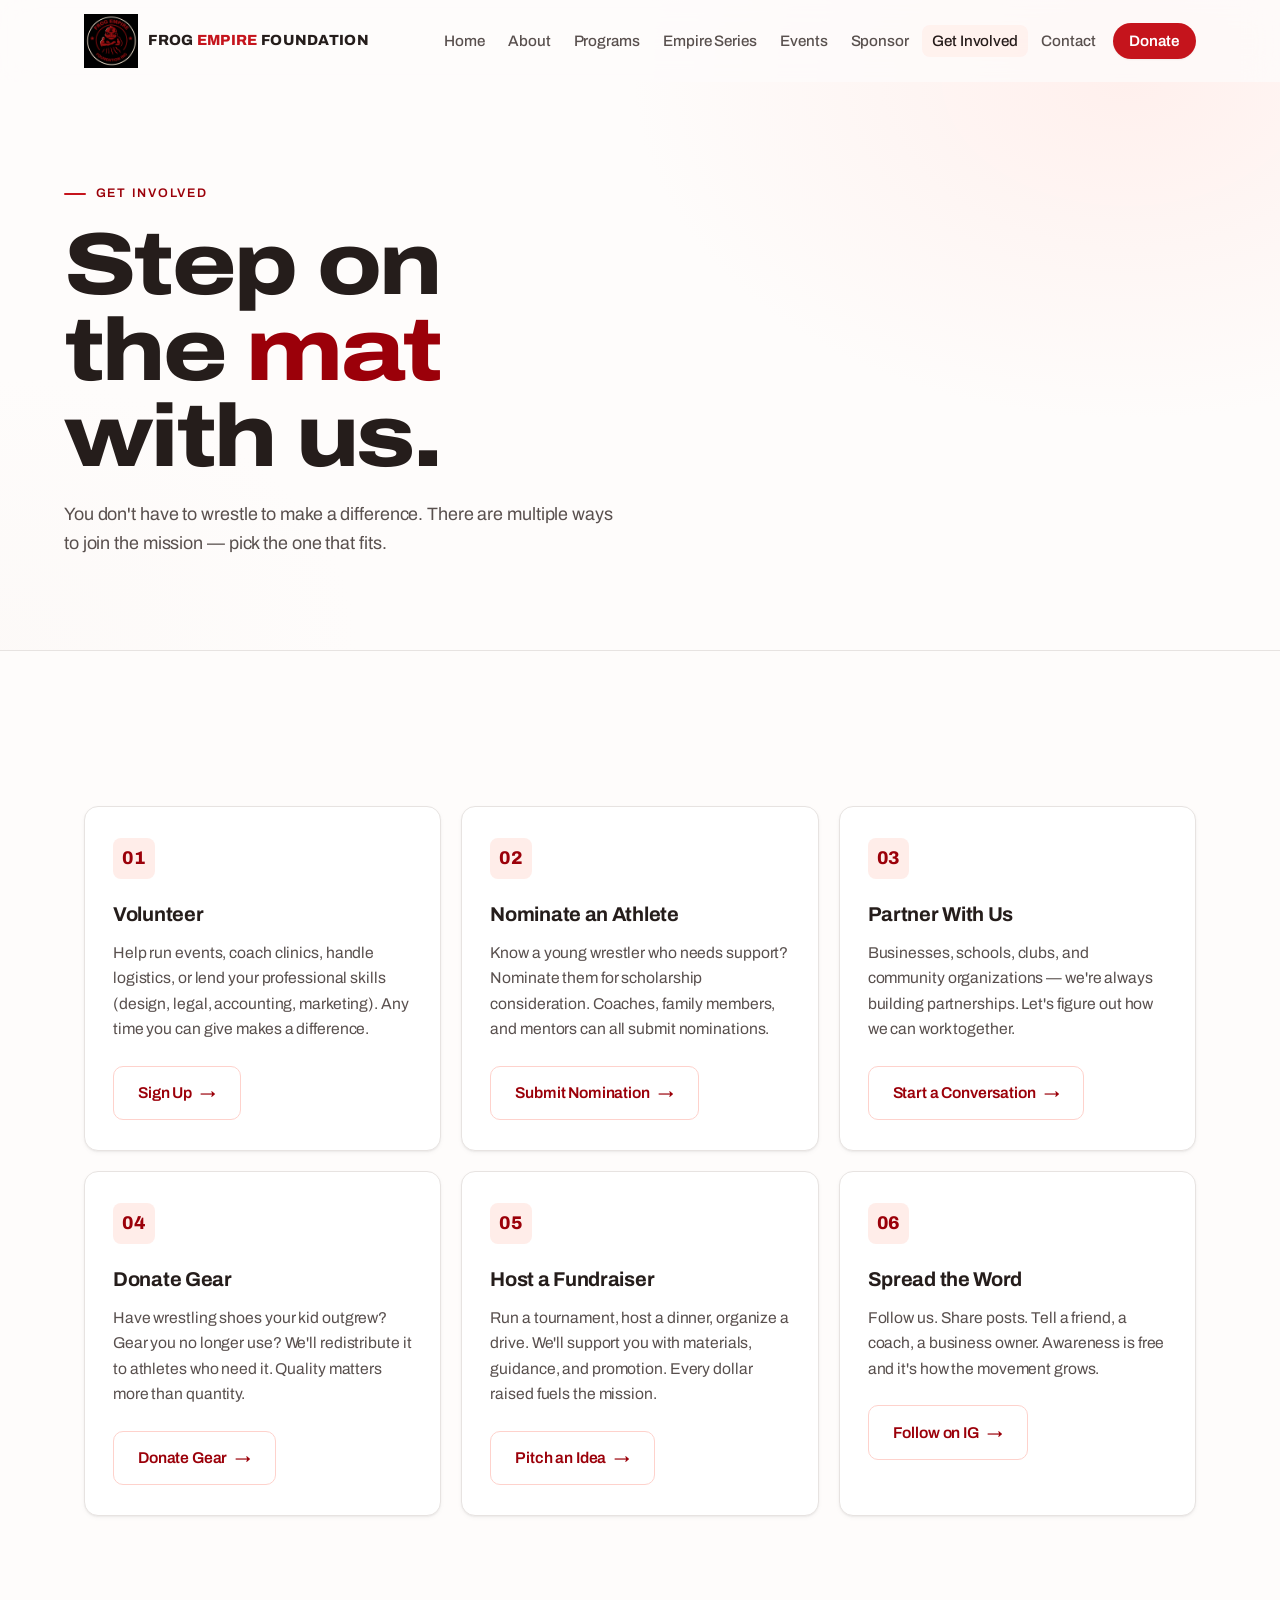
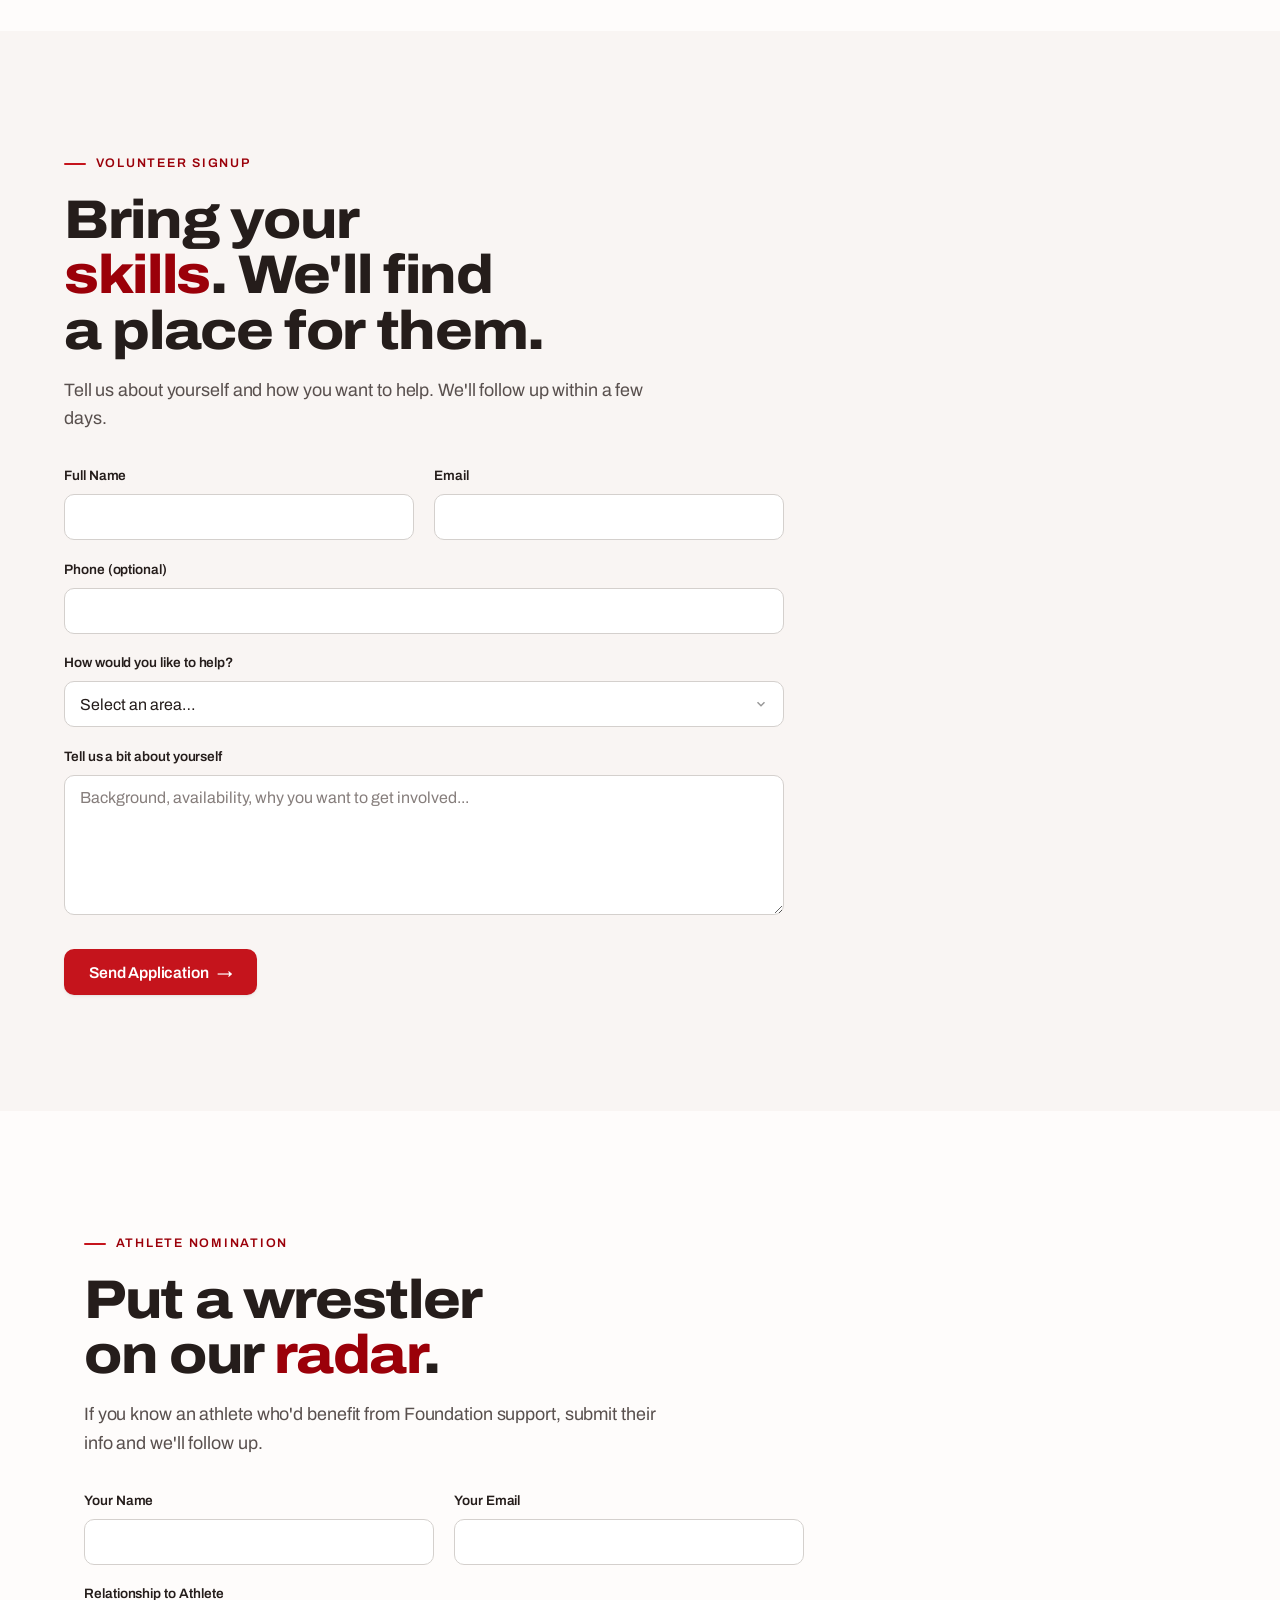
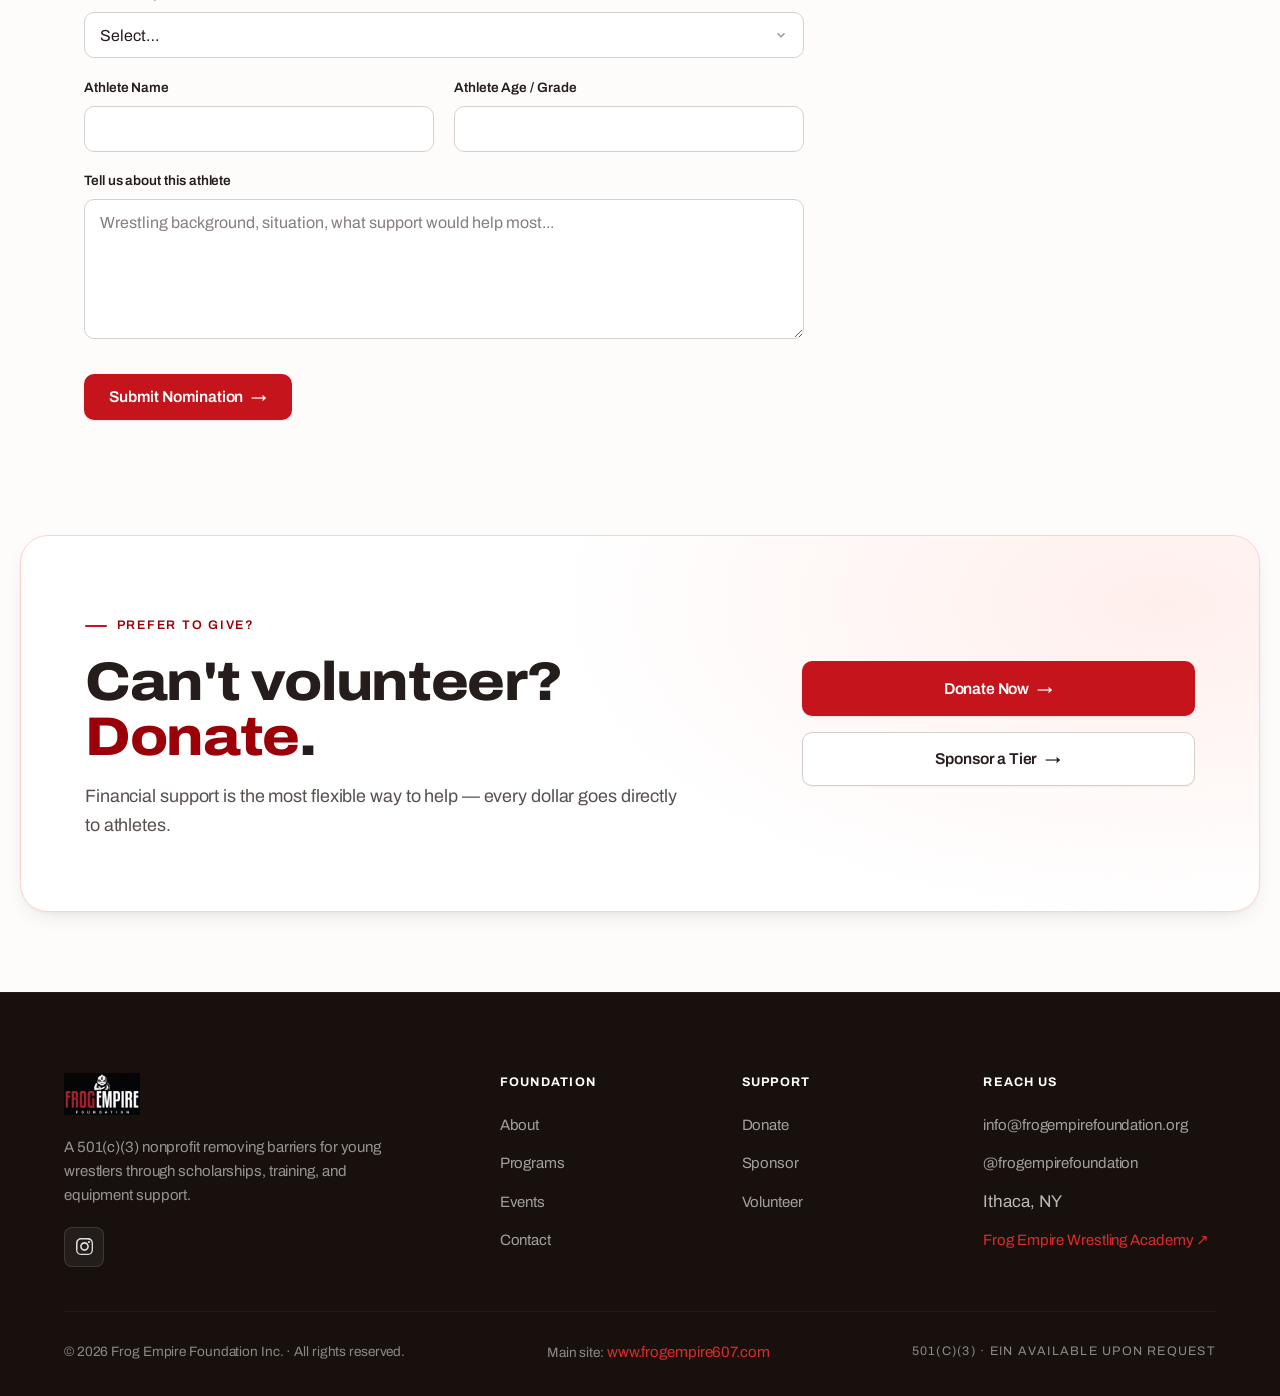
<file: get-involved.html>
<!DOCTYPE html>
<html lang="en">
<head>
<meta charset="UTF-8">
<meta name="viewport" content="width=device-width, initial-scale=1.0">
<!-- ===== PRIMARY SEO ===== -->
<title>Get Involved: Volunteer &amp; Nominate an Athlete | Frog Empire</title>
<meta name="description" content="Volunteer, nominate a young wrestler for support, donate gear, or partner with Frog Empire Foundation in Ithaca, NY. There's a place for everyone on the mat.">
<link rel="canonical" href="https://frogempirefoundation.org/get-involved.html">
<meta name="robots" content="index, follow, max-image-preview:large, max-snippet:-1">
<meta name="theme-color" content="#b31b1b">
<meta name="geo.region" content="US-NY">
<meta name="geo.placename" content="Ithaca, New York">

<!-- ===== OPEN GRAPH / TWITTER ===== -->
<meta property="og:type" content="website">
<meta property="og:site_name" content="Frog Empire Foundation">
<meta property="og:title" content="Get Involved — Volunteer &amp; Nominate an Athlete">
<meta property="og:description" content="Volunteer, nominate a young wrestler, donate gear, or partner with Frog Empire Foundation in Ithaca, NY.">
<meta property="og:url" content="https://frogempirefoundation.org/get-involved.html">
<meta property="og:image" content="https://frogempirefoundation.org/images/og-default.jpg">
<meta property="og:image:width" content="1200">
<meta property="og:image:height" content="630">
<meta property="og:locale" content="en_US">
<meta name="twitter:card" content="summary_large_image">
<meta name="twitter:title" content="Get Involved — Volunteer &amp; Nominate an Athlete">
<meta name="twitter:description" content="Volunteer, nominate a wrestler, donate gear, or partner with us in Ithaca, NY.">
<meta name="twitter:image" content="https://frogempirefoundation.org/images/og-default.jpg">

<!-- ===== ICONS / MANIFEST / FONTS ===== -->
<link rel="icon" type="image/png" href="images/logo-outline.png">
<link rel="apple-touch-icon" href="images/logo-circle-red.png">
<link rel="manifest" href="site.webmanifest">
<link rel="preconnect" href="https://fonts.googleapis.com">
<link rel="preconnect" href="https://fonts.gstatic.com" crossorigin>
<link rel="stylesheet" href="https://fonts.googleapis.com/css2?family=Archivo:wdth,wght@100..125,300..900&display=swap">
<link rel="stylesheet" href="styles.css?v=3">

<!-- ===== STRUCTURED DATA ===== -->
<script type="application/ld+json">
{
  "@context": "https://schema.org",
  "@graph": [
    {
      "@type": ["NGO", "SportsOrganization"],
      "@id": "https://frogempirefoundation.org/#organization",
      "name": "Frog Empire Foundation",
      "url": "https://frogempirefoundation.org/",
      "logo": "https://frogempirefoundation.org/images/logo-primary.png",
      "email": "info@frogempirefoundation.org",
      "sport": "Wrestling",
      "nonprofitStatus": "Nonprofit501c3",
      "address": { "@type": "PostalAddress", "addressLocality": "Ithaca", "addressRegion": "NY", "addressCountry": "US" },
      "sameAs": ["https://instagram.com/frogempirefoundation", "https://www.frogempire607.com"]
    },
    {
      "@type": "WebPage",
      "url": "https://frogempirefoundation.org/get-involved.html",
      "name": "Get Involved — Frog Empire Foundation",
      "about": { "@id": "https://frogempirefoundation.org/#organization" },
      "description": "Ways to support young wrestlers in Ithaca, NY: volunteer, nominate an athlete, donate gear, host a fundraiser, or partner with the Foundation."
    },
    {
      "@type": "BreadcrumbList",
      "itemListElement": [
        { "@type": "ListItem", "position": 1, "name": "Home", "item": "https://frogempirefoundation.org/" },
        { "@type": "ListItem", "position": 2, "name": "Get Involved", "item": "https://frogempirefoundation.org/get-involved.html" }
      ]
    }
  ]
}
</script>
</head>
<body>


<a class="skip-link" href="#main">Skip to main content</a>
<nav class="nav">
  <div class="nav-inner">
    <a href="index.html" class="nav-logo">
      <img src="images/logo-outline.png" alt="Frog Empire Foundation">
      <span>FROG <span class="text-red">EMPIRE</span> FOUNDATION</span>
    </a>
    <button class="nav-toggle" aria-label="Toggle navigation menu" aria-controls="primary-nav" aria-expanded="false">☰</button>
    <ul class="nav-links" id="primary-nav">
      <li><a href="index.html">Home</a></li>
      <li><a href="about.html">About</a></li>
      <li><a href="programs.html">Programs</a></li>
      <li><a href="empire-state-series.html">Empire Series</a></li>
      <li><a href="events.html">Events</a></li>
      <li><a href="sponsor.html">Sponsor</a></li>
      <li><a href="get-involved.html" class="active">Get Involved</a></li>
      <li><a href="contact.html">Contact</a></li>
      <li><a href="sponsor.html#donate" class="nav-donate">Donate</a></li>
    </ul>
  </div>
</nav>

<section class="page-header" id="main" tabindex="-1">
  <div class="page-header-inner">
    <div class="eyebrow">Get Involved</div>
    <h1 class="h-display">Step on<br>the <span class="text-red">mat</span><br>with us.</h1>
    <p class="lead" style="margin-top: 1rem;">You don't have to wrestle to make a difference. There are multiple ways to join the mission — pick the one that fits.</p>
  </div>
</section>

<!-- ===== THREE WAYS ===== -->
<section class="section reveal">
  <div class="card-grid">

    <div class="card">
      <div class="card-number">01</div>
      <h3>Volunteer</h3>
      <p>Help run events, coach clinics, handle logistics, or lend your professional skills (design, legal, accounting, marketing). Any time you can give makes a difference.</p>
      <div style="margin-top: 1.5rem;">
        <a href="#volunteer-form" class="btn btn-ghost">Sign Up</a>
      </div>
    </div>

    <div class="card">
      <div class="card-number">02</div>
      <h3>Nominate an Athlete</h3>
      <p>Know a young wrestler who needs support? Nominate them for scholarship consideration. Coaches, family members, and mentors can all submit nominations.</p>
      <div style="margin-top: 1.5rem;">
        <a href="#nominate-form" class="btn btn-ghost">Submit Nomination</a>
      </div>
    </div>

    <div class="card">
      <div class="card-number">03</div>
      <h3>Partner With Us</h3>
      <p>Businesses, schools, clubs, and community organizations — we're always building partnerships. Let's figure out how we can work together.</p>
      <div style="margin-top: 1.5rem;">
        <a href="contact.html" class="btn btn-ghost">Start a Conversation</a>
      </div>
    </div>

    <div class="card">
      <div class="card-number">04</div>
      <h3>Donate Gear</h3>
      <p>Have wrestling shoes your kid outgrew? Gear you no longer use? We'll redistribute it to athletes who need it. Quality matters more than quantity.</p>
      <div style="margin-top: 1.5rem;">
        <a href="mailto:info@frogempirefoundation.org?subject=Gear Donation" class="btn btn-ghost">Donate Gear</a>
      </div>
    </div>

    <div class="card">
      <div class="card-number">05</div>
      <h3>Host a Fundraiser</h3>
      <p>Run a tournament, host a dinner, organize a drive. We'll support you with materials, guidance, and promotion. Every dollar raised fuels the mission.</p>
      <div style="margin-top: 1.5rem;">
        <a href="mailto:info@frogempirefoundation.org?subject=Fundraiser Idea" class="btn btn-ghost">Pitch an Idea</a>
      </div>
    </div>

    <div class="card">
      <div class="card-number">06</div>
      <h3>Spread the Word</h3>
      <p>Follow us. Share posts. Tell a friend, a coach, a business owner. Awareness is free and it's how the movement grows.</p>
      <div style="margin-top: 1.5rem;">
        <a href="https://instagram.com/frogempirefoundation" target="_blank" class="btn btn-ghost">Follow on IG</a>
      </div>
    </div>

  </div>
</section>

<!-- ===== VOLUNTEER FORM ===== -->
<section class="section reveal" id="volunteer-form" style="background: var(--black-soft); max-width: 100%;">
  <div style="max-width: var(--max-width); margin: 0 auto;">
    <div style="max-width: 720px; margin-bottom: 2rem;">
      <div class="eyebrow">Volunteer Signup</div>
      <h2 class="h-section">Bring your<br><span class="text-red">skills</span>. We'll find<br>a place for them.</h2>
      <p class="lead">Tell us about yourself and how you want to help. We'll follow up within a few days.</p>
    </div>

    <form name="volunteer-application" method="POST" data-netlify="true" netlify-honeypot="bot-field" action="/thanks.html" style="max-width: 720px;">
      <input type="hidden" name="form-name" value="volunteer-application">
      <p class="hidden-honeypot" aria-hidden="true"><label>Don't fill this out if you're human: <input name="bot-field" autocomplete="off" tabindex="-1"></label></p>
      <div style="display: grid; grid-template-columns: 1fr 1fr; gap: 1.25rem;">
        <div class="form-group">
          <label>Full Name</label>
          <input type="text" name="name" required>
        </div>
        <div class="form-group">
          <label>Email</label>
          <input type="email" name="email" required>
        </div>
      </div>
      <div class="form-group">
        <label>Phone (optional)</label>
        <input type="tel" name="phone">
      </div>
      <div class="form-group">
        <label>How would you like to help?</label>
        <select name="area" required>
          <option value="">Select an area…</option>
          <option>Event Support</option>
          <option>Coaching / Mat Time</option>
          <option>Fundraising</option>
          <option>Professional Skills (design, legal, etc.)</option>
          <option>Social Media / Marketing</option>
          <option>General — use me wherever</option>
        </select>
      </div>
      <div class="form-group">
        <label>Tell us a bit about yourself</label>
        <textarea name="about" placeholder="Background, availability, why you want to get involved..."></textarea>
      </div>
      <button type="submit" class="btn btn-primary" style="align-self: flex-start; margin-top: 0.5rem;">Send Application</button>
    </form>
  </div>
</section>

<!-- ===== NOMINATE FORM ===== -->
<section class="section reveal" id="nominate-form">
  <div style="max-width: 720px; margin-bottom: 2rem;">
    <div class="eyebrow">Athlete Nomination</div>
    <h2 class="h-section">Put a wrestler<br>on our <span class="text-red">radar</span>.</h2>
    <p class="lead">If you know an athlete who'd benefit from Foundation support, submit their info and we'll follow up.</p>
  </div>

  <form name="athlete-nomination" method="POST" data-netlify="true" netlify-honeypot="bot-field" action="/thanks.html" style="max-width: 720px;">
    <input type="hidden" name="form-name" value="athlete-nomination">
    <p class="hidden-honeypot" aria-hidden="true"><label>Don't fill this out if you're human: <input name="bot-field" autocomplete="off" tabindex="-1"></label></p>
    <div style="display: grid; grid-template-columns: 1fr 1fr; gap: 1.25rem;">
      <div class="form-group">
        <label>Your Name</label>
        <input type="text" name="nominator" required>
      </div>
      <div class="form-group">
        <label>Your Email</label>
        <input type="email" name="nominator_email" required>
      </div>
    </div>
    <div class="form-group">
      <label>Relationship to Athlete</label>
      <select name="relationship" required>
        <option value="">Select…</option>
        <option>Parent / Guardian</option>
        <option>Coach</option>
        <option>Teacher / Mentor</option>
        <option>Family Member</option>
        <option>Self</option>
        <option>Other</option>
      </select>
    </div>
    <div style="display: grid; grid-template-columns: 1fr 1fr; gap: 1.25rem;">
      <div class="form-group">
        <label>Athlete Name</label>
        <input type="text" name="athlete_name" required>
      </div>
      <div class="form-group">
        <label>Athlete Age / Grade</label>
        <input type="text" name="athlete_grade" required>
      </div>
    </div>
    <div class="form-group">
      <label>Tell us about this athlete</label>
      <textarea name="athlete_story" placeholder="Wrestling background, situation, what support would help most..." required></textarea>
    </div>
    <button type="submit" class="btn btn-primary" style="align-self: flex-start; margin-top: 0.5rem;">Submit Nomination</button>
  </form>
</section>

<!-- ===== CTA ===== -->
<section class="cta-banner reveal">
  <div class="cta-inner">
    <div>
      <div class="eyebrow">Prefer To Give?</div>
      <h2 class="h-section">Can't volunteer?<br><span class="text-red">Donate</span>.</h2>
      <p class="lead">Financial support is the most flexible way to help — every dollar goes directly to athletes.</p>
    </div>
    <div style="display: flex; flex-direction: column; gap: 1rem;">
      <a href="sponsor.html#donate" class="btn btn-primary">Donate Now</a>
      <a href="sponsor.html" class="btn btn-outline">Sponsor a Tier</a>
    </div>
  </div>
</section>

<footer class="footer">
  <div class="footer-inner">
    <div class="footer-brand">
      <img src="images/logo-primary.png" alt="Frog Empire Foundation">
      <p>A 501(c)(3) nonprofit removing barriers for young wrestlers through scholarships, training, and equipment support.</p>
      <div class="social-row">
        <a href="https://instagram.com/frogempirefoundation" target="_blank" aria-label="Instagram">
          <svg viewBox="0 0 24 24"><path d="M12 2.2c3.2 0 3.6 0 4.8.1 1.2.1 1.8.2 2.3.4.6.2 1 .5 1.5 1s.8.9 1 1.5c.2.5.4 1.1.4 2.3.1 1.2.1 1.6.1 4.8s0 3.6-.1 4.8c-.1 1.2-.2 1.8-.4 2.3-.2.6-.5 1-1 1.5s-.9.8-1.5 1c-.5.2-1.1.4-2.3.4-1.2.1-1.6.1-4.8.1s-3.6 0-4.8-.1c-1.2-.1-1.8-.2-2.3-.4-.6-.2-1-.5-1.5-1s-.8-.9-1-1.5c-.2-.5-.4-1.1-.4-2.3C2.2 15.6 2.2 15.2 2.2 12s0-3.6.1-4.8c.1-1.2.2-1.8.4-2.3.2-.6.5-1 1-1.5s.9-.8 1.5-1c.5-.2 1.1-.4 2.3-.4C8.4 2.2 8.8 2.2 12 2.2m0-2.2C8.7 0 8.3 0 7.1.1 5.8.1 5 .3 4.2.6c-.8.3-1.5.8-2.2 1.4-.6.6-1.1 1.3-1.4 2.1-.3.8-.5 1.6-.6 2.9C0 8.3 0 8.7 0 12s0 3.7.1 4.9c.1 1.3.3 2.1.6 2.9.3.8.8 1.5 1.4 2.1.6.6 1.3 1.1 2.1 1.4.8.3 1.6.5 2.9.6 1.2.1 1.6.1 4.9.1s3.7 0 4.9-.1c1.3-.1 2.1-.3 2.9-.6.8-.3 1.5-.8 2.1-1.4.6-.6 1.1-1.3 1.4-2.1.3-.8.5-1.6.6-2.9.1-1.2.1-1.6.1-4.9s0-3.7-.1-4.9c-.1-1.3-.3-2.1-.6-2.9-.3-.8-.8-1.5-1.4-2.1C20.3.9 19.6.4 18.8.1 18 0 17.2-.1 15.9 0 14.7 0 14.3 0 12 0zm0 5.8c-3.4 0-6.2 2.8-6.2 6.2s2.8 6.2 6.2 6.2 6.2-2.8 6.2-6.2S15.4 5.8 12 5.8zm0 10.2c-2.2 0-4-1.8-4-4s1.8-4 4-4 4 1.8 4 4-1.8 4-4 4zm7.8-10.4c0 .8-.7 1.5-1.5 1.5s-1.5-.7-1.5-1.5.7-1.5 1.5-1.5 1.5.6 1.5 1.5z"/></svg>
        </a>
      </div>
    </div>
    <div>
      <h4>Foundation</h4>
      <ul>
        <li><a href="about.html">About</a></li>
        <li><a href="programs.html">Programs</a></li>
      <li><a href="events.html">Events</a></li>
        <li><a href="contact.html">Contact</a></li>
      </ul>
    </div>
    <div>
      <h4>Support</h4>
      <ul>
        <li><a href="sponsor.html#donate">Donate</a></li>
        <li><a href="sponsor.html">Sponsor</a></li>
        <li><a href="get-involved.html">Volunteer</a></li>
      </ul>
    </div>
    <div>
      <h4>Reach Us</h4>
      <ul>
        <li><a href="mailto:info@frogempirefoundation.org">info@frogempirefoundation.org</a></li>
        <li><a href="https://instagram.com/frogempirefoundation" target="_blank">@frogempirefoundation</a></li>
        <li>Ithaca, NY</li>
        <li><a href="https://www.frogempire607.com" target="_blank" style="color: var(--red);">Frog Empire Wrestling Academy ↗</a></li>
      </ul>
    </div>
  </div>
  <div class="footer-bottom">
    <div>© 2026 Frog Empire Foundation Inc. · All rights reserved.</div>
    <div>Main site: <a href="https://www.frogempire607.com" target="_blank" style="color: var(--red);">www.frogempire607.com</a></div>
    <div class="ein">501(c)(3) · EIN Available Upon Request</div>
  </div>
</footer>

<script src="main.js?v=2"></script>
</body>
</html>
</file>
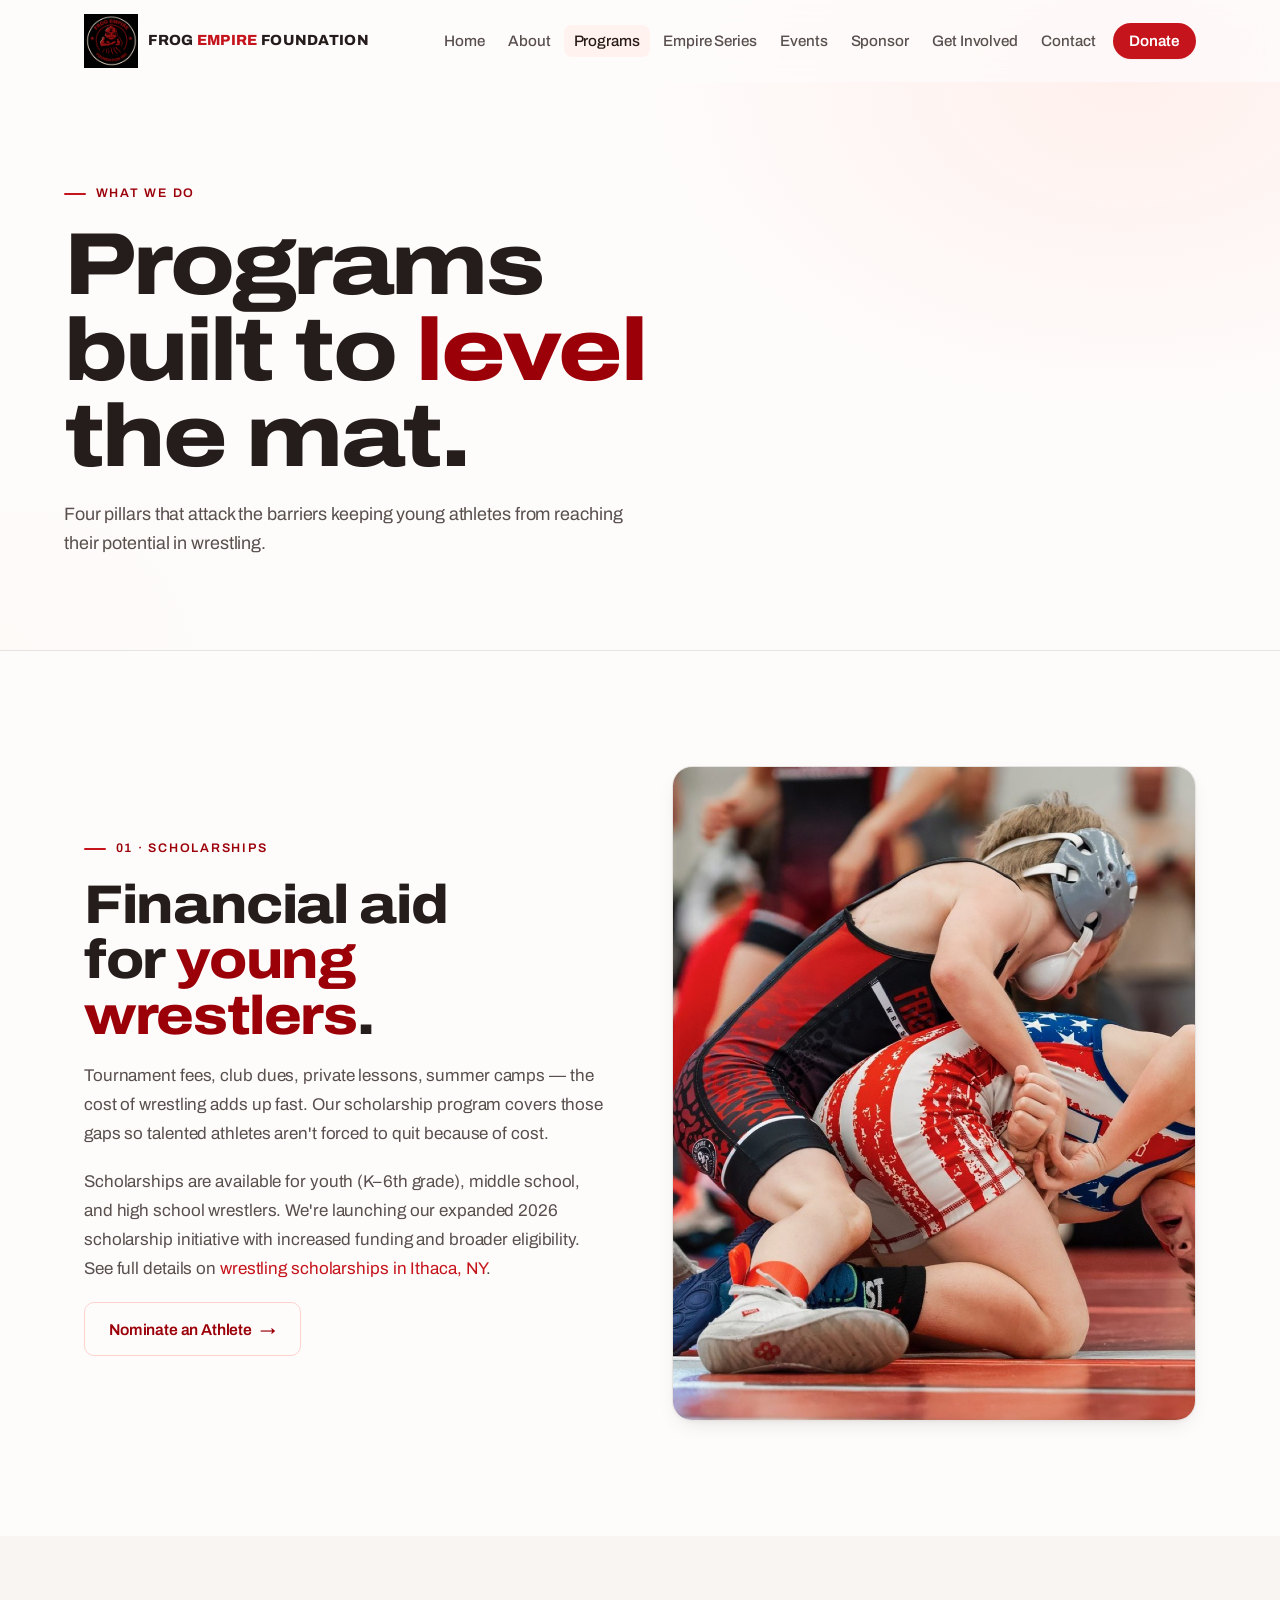
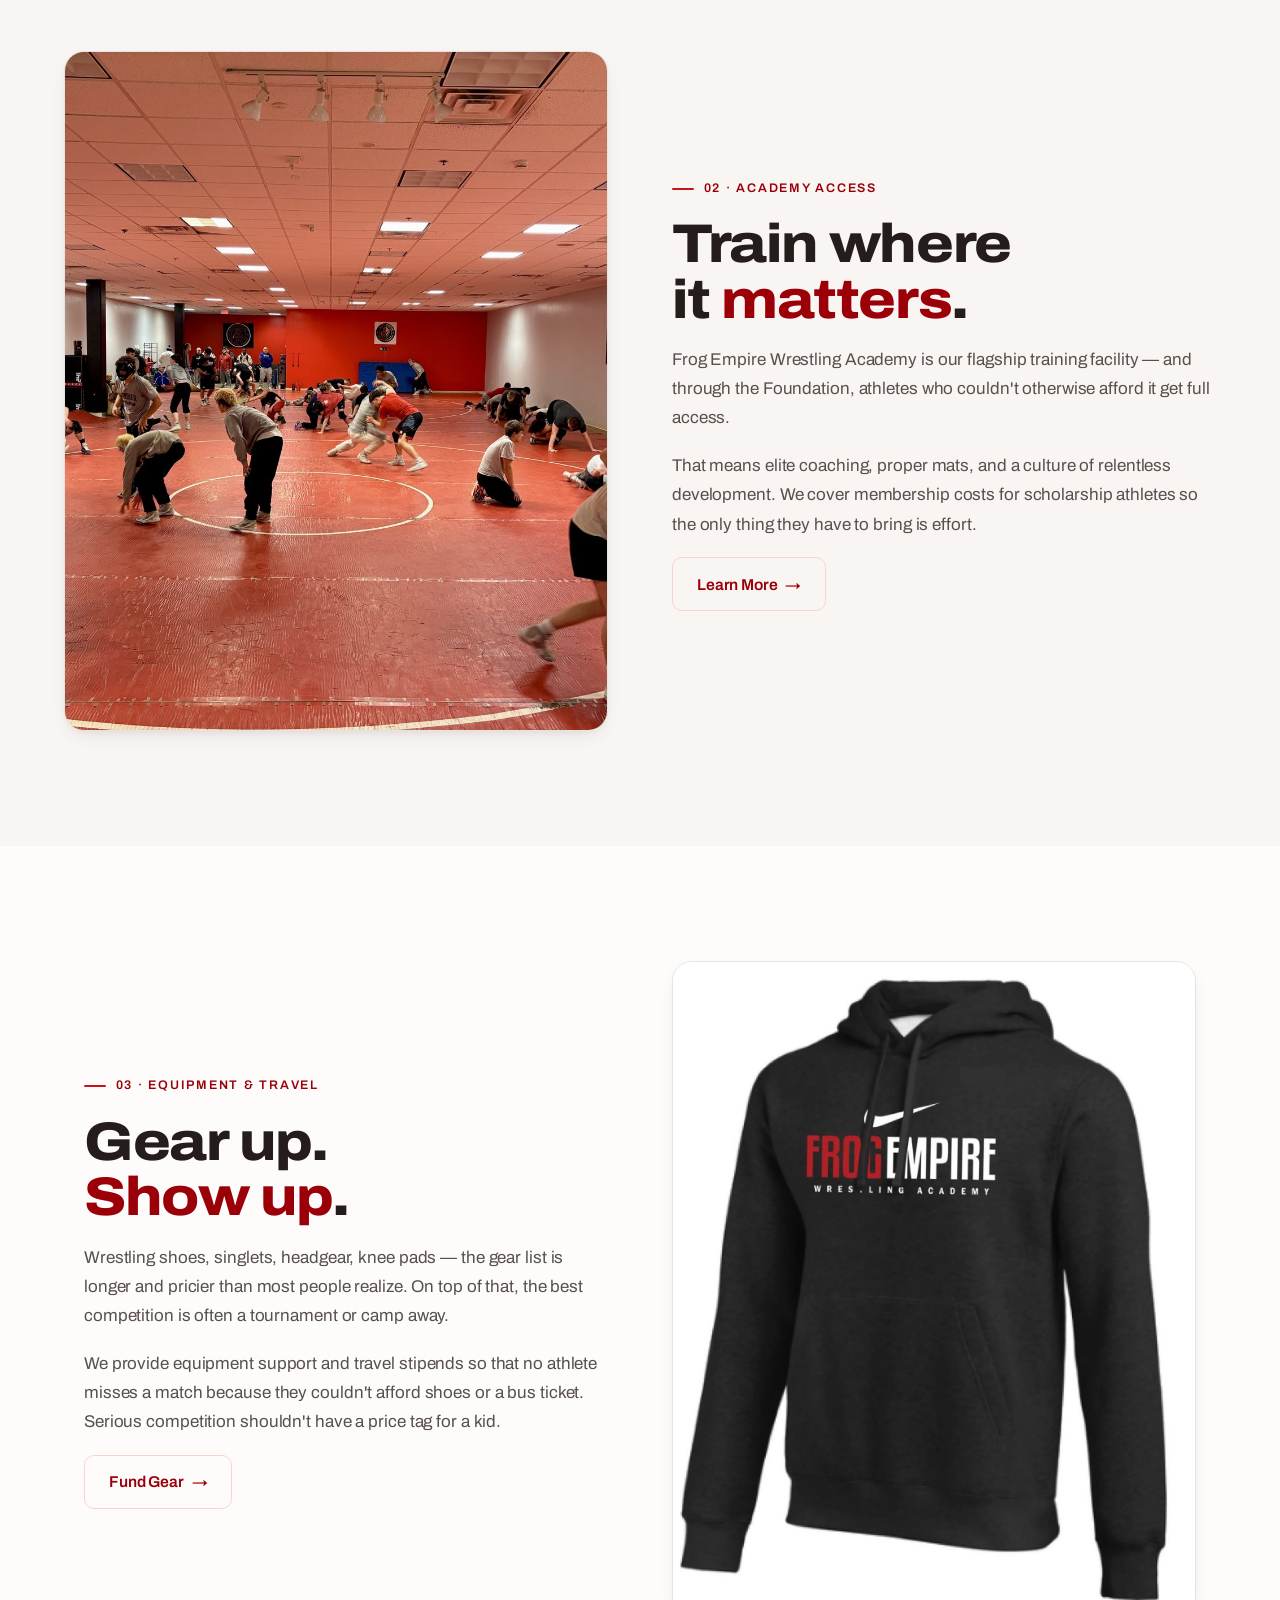
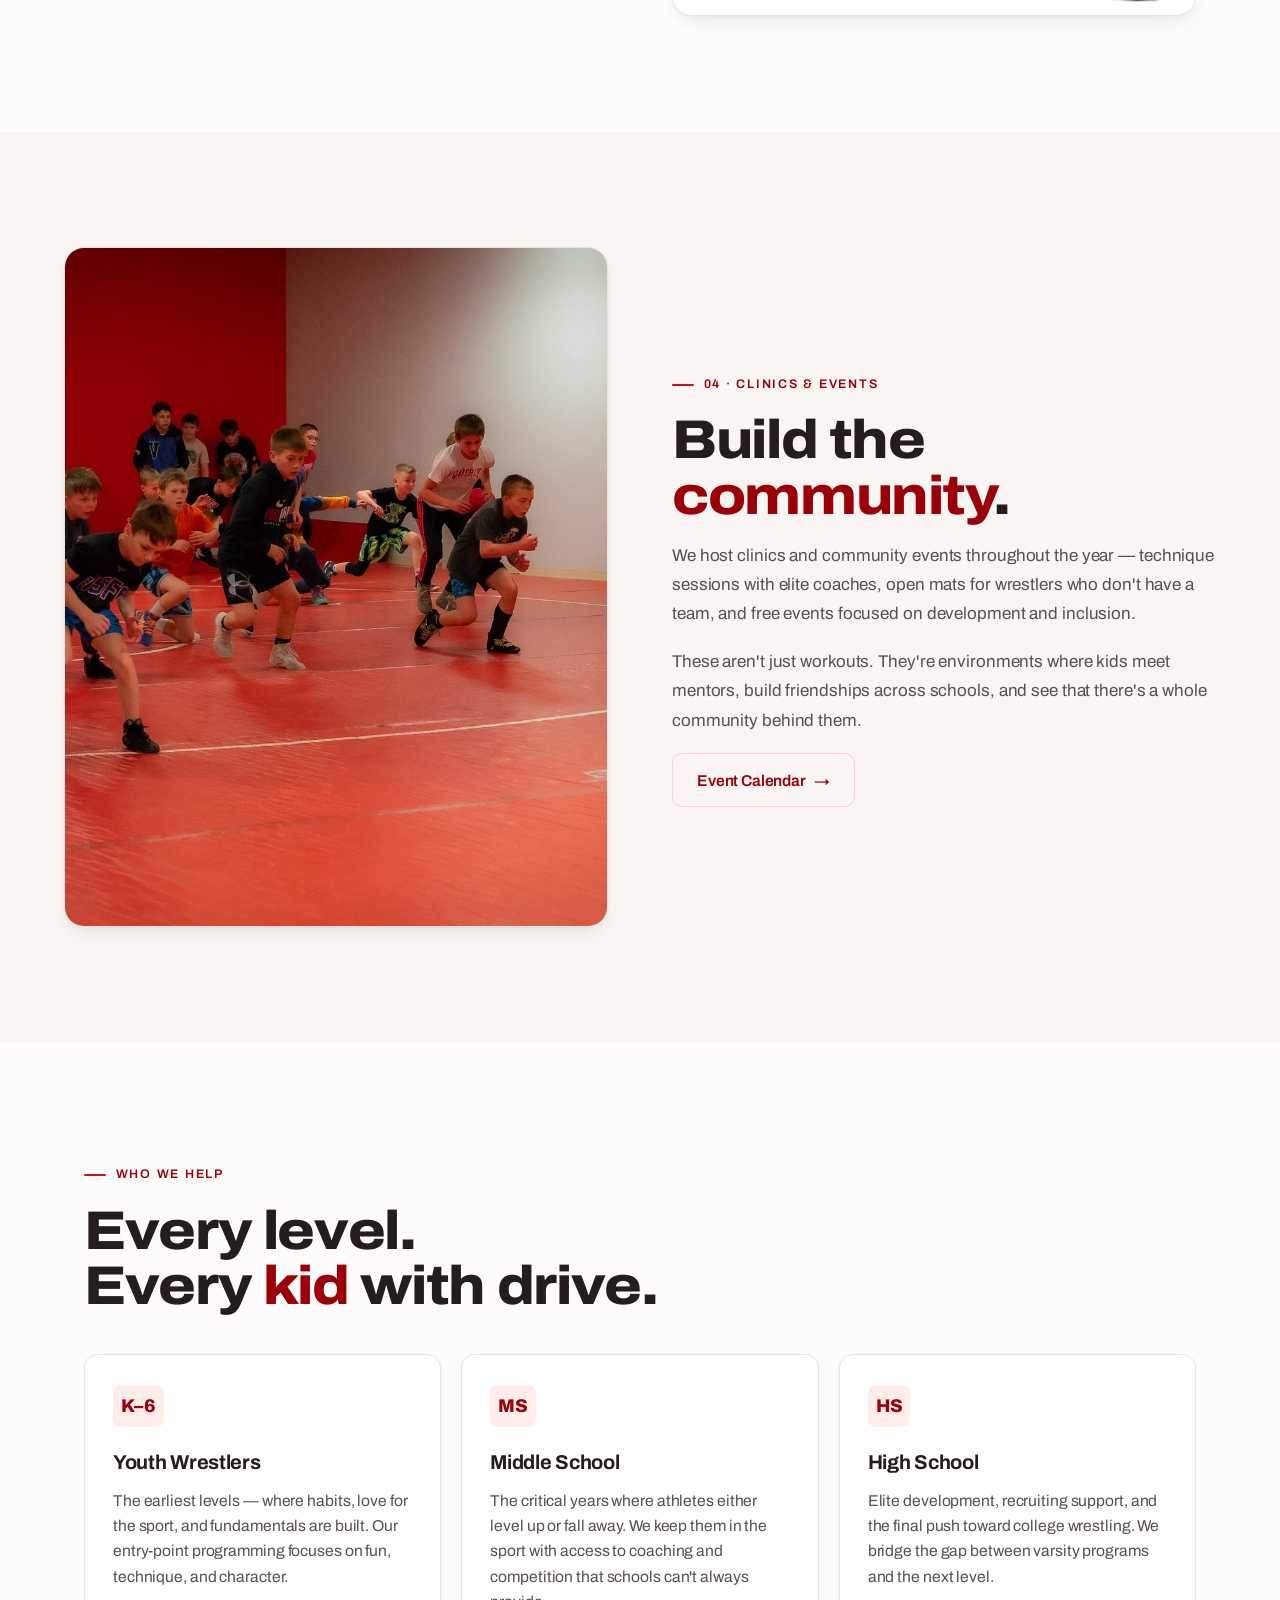
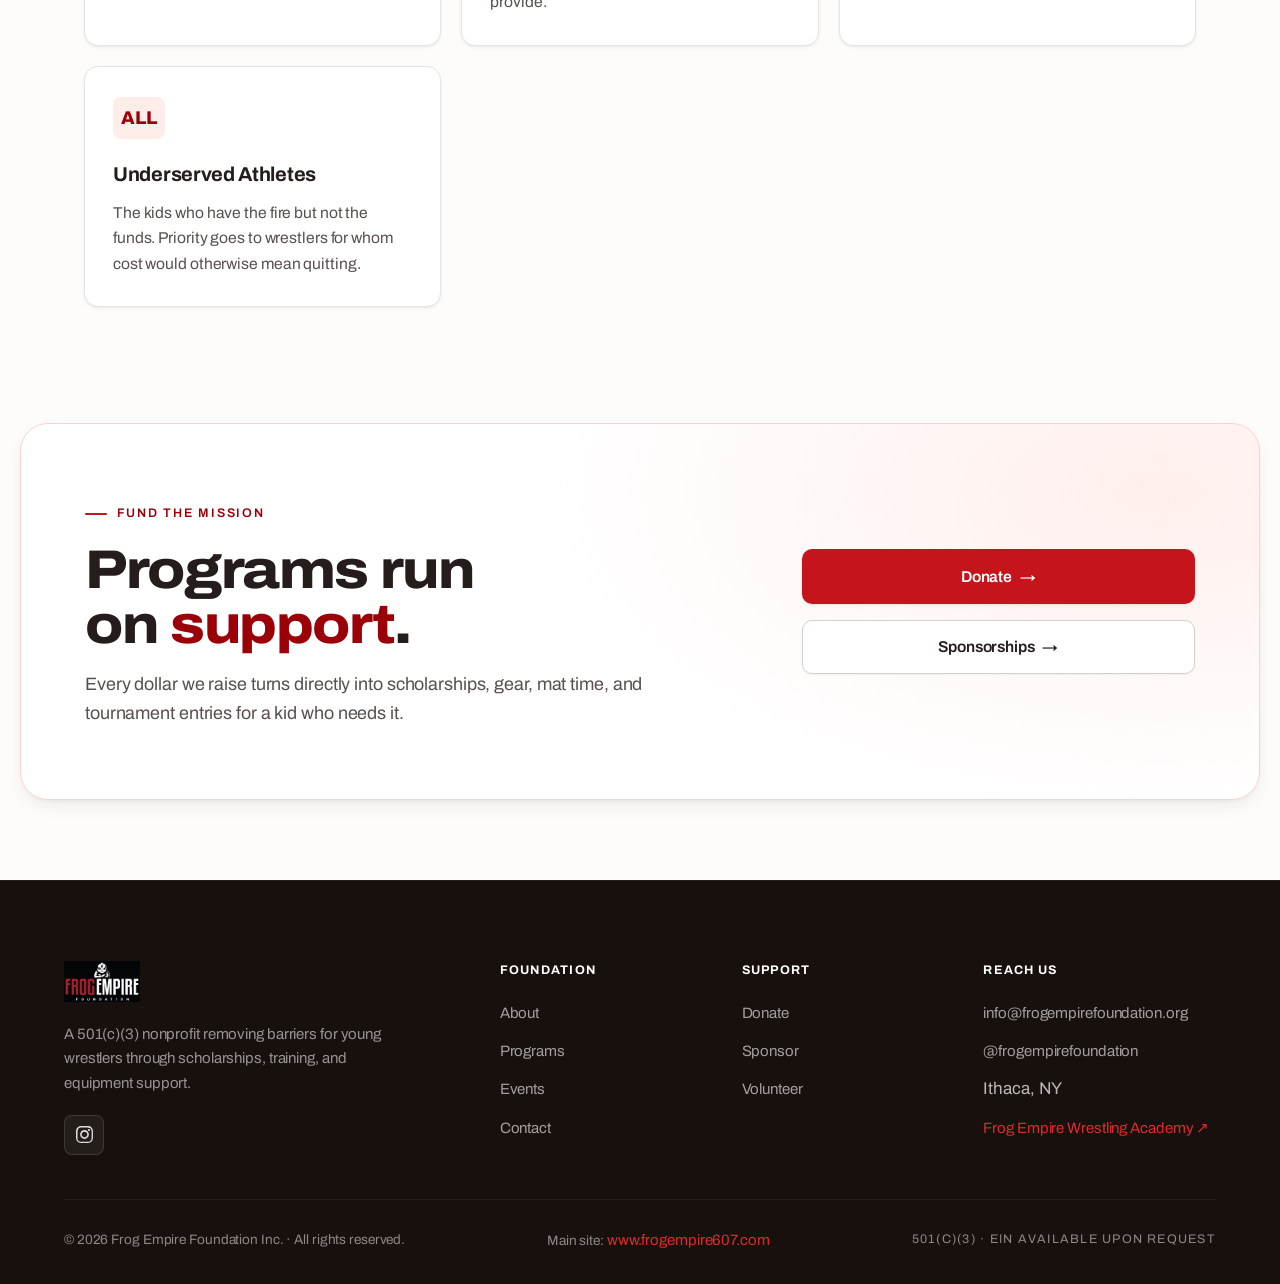
<file: programs.html>
<!DOCTYPE html>
<html lang="en">
<head>
<meta charset="UTF-8">
<meta name="viewport" content="width=device-width, initial-scale=1.0">
<!-- ===== PRIMARY SEO ===== -->
<title>Wrestling Programs: Scholarships, Training &amp; Gear | Frog Empire</title>
<meta name="description" content="Wrestling scholarships, academy training access, equipment &amp; travel support, and youth clinics for athletes in Ithaca, NY and the Finger Lakes region. Apply or nominate today.">
<link rel="canonical" href="https://frogempirefoundation.org/programs.html">
<meta name="robots" content="index, follow, max-image-preview:large, max-snippet:-1">
<meta name="theme-color" content="#b31b1b">
<meta name="geo.region" content="US-NY">
<meta name="geo.placename" content="Ithaca, New York">

<!-- ===== OPEN GRAPH / TWITTER ===== -->
<meta property="og:type" content="website">
<meta property="og:site_name" content="Frog Empire Foundation">
<meta property="og:title" content="Wrestling Programs: Scholarships, Training &amp; Gear">
<meta property="og:description" content="Scholarships, academy training, equipment &amp; travel support, and youth clinics for wrestlers in Ithaca, NY and the Finger Lakes.">
<meta property="og:url" content="https://frogempirefoundation.org/programs.html">
<meta property="og:image" content="https://frogempirefoundation.org/images/og-default.jpg">
<meta property="og:image:width" content="1200">
<meta property="og:image:height" content="630">
<meta property="og:locale" content="en_US">
<meta name="twitter:card" content="summary_large_image">
<meta name="twitter:title" content="Wrestling Programs: Scholarships, Training &amp; Gear">
<meta name="twitter:description" content="Scholarships, academy training, equipment, and youth clinics for wrestlers in Ithaca, NY.">
<meta name="twitter:image" content="https://frogempirefoundation.org/images/og-default.jpg">

<!-- ===== ICONS / MANIFEST / FONTS ===== -->
<link rel="icon" type="image/png" href="images/logo-outline.png">
<link rel="apple-touch-icon" href="images/logo-circle-red.png">
<link rel="manifest" href="site.webmanifest">
<link rel="preconnect" href="https://fonts.googleapis.com">
<link rel="preconnect" href="https://fonts.gstatic.com" crossorigin>
<link rel="stylesheet" href="https://fonts.googleapis.com/css2?family=Archivo:wdth,wght@100..125,300..900&display=swap">
<link rel="stylesheet" href="styles.css?v=3">

<!-- ===== STRUCTURED DATA ===== -->
<script type="application/ld+json">
{
  "@context": "https://schema.org",
  "@graph": [
    {
      "@type": ["NGO", "SportsOrganization"],
      "@id": "https://frogempirefoundation.org/#organization",
      "name": "Frog Empire Foundation",
      "url": "https://frogempirefoundation.org/",
      "logo": "https://frogempirefoundation.org/images/logo-primary.png",
      "email": "info@frogempirefoundation.org",
      "sport": "Wrestling",
      "nonprofitStatus": "Nonprofit501c3",
      "address": { "@type": "PostalAddress", "addressLocality": "Ithaca", "addressRegion": "NY", "addressCountry": "US" },
      "sameAs": ["https://instagram.com/frogempirefoundation", "https://www.frogempire607.com"]
    },
    {
      "@type": "WebPage",
      "url": "https://frogempirefoundation.org/programs.html",
      "name": "Wrestling Programs — Frog Empire Foundation",
      "about": { "@id": "https://frogempirefoundation.org/#organization" },
      "description": "Scholarships, academy training access, equipment and travel support, and community clinics for young wrestlers in Ithaca, NY.",
      "mainEntity": {
        "@type": "ItemList",
        "itemListElement": [
          { "@type": "ListItem", "position": 1, "name": "Wrestling Scholarships" },
          { "@type": "ListItem", "position": 2, "name": "Academy Training Access" },
          { "@type": "ListItem", "position": 3, "name": "Equipment & Travel Support" },
          { "@type": "ListItem", "position": 4, "name": "Community Clinics & Events" }
        ]
      }
    },
    {
      "@type": "BreadcrumbList",
      "itemListElement": [
        { "@type": "ListItem", "position": 1, "name": "Home", "item": "https://frogempirefoundation.org/" },
        { "@type": "ListItem", "position": 2, "name": "Programs", "item": "https://frogempirefoundation.org/programs.html" }
      ]
    }
  ]
}
</script>
</head>
<body>


<a class="skip-link" href="#main">Skip to main content</a>
<nav class="nav">
  <div class="nav-inner">
    <a href="index.html" class="nav-logo">
      <img src="images/logo-outline.png" alt="Frog Empire Foundation">
      <span>FROG <span class="text-red">EMPIRE</span> FOUNDATION</span>
    </a>
    <button class="nav-toggle" aria-label="Toggle navigation menu" aria-controls="primary-nav" aria-expanded="false">☰</button>
    <ul class="nav-links" id="primary-nav">
      <li><a href="index.html">Home</a></li>
      <li><a href="about.html">About</a></li>
      <li><a href="programs.html" class="active">Programs</a></li>
      <li><a href="empire-state-series.html">Empire Series</a></li>
      <li><a href="events.html">Events</a></li>
      <li><a href="sponsor.html">Sponsor</a></li>
      <li><a href="get-involved.html">Get Involved</a></li>
      <li><a href="contact.html">Contact</a></li>
      <li><a href="sponsor.html#donate" class="nav-donate">Donate</a></li>
    </ul>
  </div>
</nav>

<section class="page-header" id="main" tabindex="-1">
  <div class="page-header-inner">
    <div class="eyebrow">What We Do</div>
    <h1 class="h-display">Programs<br>built to <span class="text-red">level</span><br>the mat.</h1>
    <p class="lead" style="margin-top: 1rem;">Four pillars that attack the barriers keeping young athletes from reaching their potential in wrestling.</p>
  </div>
</section>

<!-- SCHOLARSHIPS -->
<section class="section reveal">
  <div class="split">
    <div>
      <div class="eyebrow">01 · Scholarships</div>
      <h2 class="h-section">Financial aid<br>for <span class="text-red">young wrestlers</span>.</h2>
      <p class="body-text">
        Tournament fees, club dues, private lessons, summer camps — the cost of wrestling adds up fast. Our scholarship program covers those gaps so talented athletes aren't forced to quit because of cost.
      </p>
      <p class="body-text">
        Scholarships are available for youth (K–6th grade), middle school, and high school wrestlers. We're launching our expanded 2026 scholarship initiative with increased funding and broader eligibility. See full details on <a href="wrestling-scholarships-ithaca-ny.html" style="color: var(--red);">wrestling scholarships in Ithaca, NY</a>.
      </p>
      <a href="get-involved.html" class="btn btn-ghost">Nominate an Athlete</a>
    </div>
    <div class="split-visual">
      <img src="images/action.jpg" alt="Young Frog Empire wrestler in singlet competing at a tournament" width="1600" height="1280" loading="lazy" decoding="async">
    </div>
  </div>
</section>

<!-- ACADEMY -->
<section class="section reveal" style="background: var(--black-soft); max-width: 100%;">
  <div style="max-width: var(--max-width); margin: 0 auto;">
    <div class="split reverse">
      <div>
        <div class="eyebrow">02 · Academy Access</div>
        <h2 class="h-section">Train where<br>it <span class="text-red">matters</span>.</h2>
        <p class="body-text">
          Frog Empire Wrestling Academy is our flagship training facility — and through the Foundation, athletes who couldn't otherwise afford it get full access.
        </p>
        <p class="body-text">
          That means elite coaching, proper mats, and a culture of relentless development. We cover membership costs for scholarship athletes so the only thing they have to bring is effort.
        </p>
        <a href="contact.html" class="btn btn-ghost">Learn More</a>
      </div>
      <div class="split-visual">
        <img src="images/academy.jpg" alt="Frog Empire Wrestling Academy training room filled with athletes" width="1600" height="1200" loading="lazy" decoding="async">
      </div>
    </div>
  </div>
</section>

<!-- EQUIPMENT -->
<section class="section reveal">
  <div class="split">
    <div>
      <div class="eyebrow">03 · Equipment & Travel</div>
      <h2 class="h-section">Gear up.<br><span class="text-red">Show up</span>.</h2>
      <p class="body-text">
        Wrestling shoes, singlets, headgear, knee pads — the gear list is longer and pricier than most people realize. On top of that, the best competition is often a tournament or camp away.
      </p>
      <p class="body-text">
        We provide equipment support and travel stipends so that no athlete misses a match because they couldn't afford shoes or a bus ticket. Serious competition shouldn't have a price tag for a kid.
      </p>
      <a href="sponsor.html#donate" class="btn btn-ghost">Fund Gear</a>
    </div>
    <div class="split-visual">
      <img src="images/gear.jpg" alt="Frog Empire Wrestling Academy branded gear" width="1600" height="1600" loading="lazy" decoding="async">
    </div>
  </div>
</section>

<!-- CLINICS -->
<section class="section reveal" style="background: var(--black-soft); max-width: 100%;">
  <div style="max-width: var(--max-width); margin: 0 auto;">
    <div class="split reverse">
      <div>
        <div class="eyebrow">04 · Clinics & Events</div>
        <h2 class="h-section">Build the<br><span class="text-red">community</span>.</h2>
        <p class="body-text">
          We host clinics and community events throughout the year — technique sessions with elite coaches, open mats for wrestlers who don't have a team, and free events focused on development and inclusion.
        </p>
        <p class="body-text">
          These aren't just workouts. They're environments where kids meet mentors, build friendships across schools, and see that there's a whole community behind them.
        </p>
        <a href="contact.html" class="btn btn-ghost">Event Calendar</a>
      </div>
      <div class="split-visual">
        <img src="images/hero.jpg" alt="Youth wrestlers running drills at a Frog Empire clinic" width="1600" height="1067" loading="lazy" decoding="async">
      </div>
    </div>
  </div>
</section>

<!-- WHO WE HELP -->
<section class="section reveal">
  <div style="max-width: 720px; margin-bottom: 2rem;">
    <div class="eyebrow">Who We Help</div>
    <h2 class="h-section">Every level.<br>Every <span class="text-red">kid</span> with drive.</h2>
  </div>
  <div class="card-grid">
    <div class="card">
      <div class="card-number">K–6</div>
      <h3>Youth Wrestlers</h3>
      <p>The earliest levels — where habits, love for the sport, and fundamentals are built. Our entry-point programming focuses on fun, technique, and character.</p>
    </div>
    <div class="card">
      <div class="card-number">MS</div>
      <h3>Middle School</h3>
      <p>The critical years where athletes either level up or fall away. We keep them in the sport with access to coaching and competition that schools can't always provide.</p>
    </div>
    <div class="card">
      <div class="card-number">HS</div>
      <h3>High School</h3>
      <p>Elite development, recruiting support, and the final push toward college wrestling. We bridge the gap between varsity programs and the next level.</p>
    </div>
    <div class="card">
      <div class="card-number">ALL</div>
      <h3>Underserved Athletes</h3>
      <p>The kids who have the fire but not the funds. Priority goes to wrestlers for whom cost would otherwise mean quitting.</p>
    </div>
  </div>
</section>

<!-- CTA -->
<section class="cta-banner reveal">
  <div class="cta-inner">
    <div>
      <div class="eyebrow">Fund The Mission</div>
      <h2 class="h-section">Programs run<br>on <span class="text-red">support</span>.</h2>
      <p class="lead">Every dollar we raise turns directly into scholarships, gear, mat time, and tournament entries for a kid who needs it.</p>
    </div>
    <div style="display: flex; flex-direction: column; gap: 1rem;">
      <a href="sponsor.html#donate" class="btn btn-primary">Donate</a>
      <a href="sponsor.html" class="btn btn-outline">Sponsorships</a>
    </div>
  </div>
</section>

<footer class="footer">
  <div class="footer-inner">
    <div class="footer-brand">
      <img src="images/logo-primary.png" alt="Frog Empire Foundation">
      <p>A 501(c)(3) nonprofit removing barriers for young wrestlers through scholarships, training, and equipment support.</p>
      <div class="social-row">
        <a href="https://instagram.com/frogempirefoundation" target="_blank" aria-label="Instagram">
          <svg viewBox="0 0 24 24"><path d="M12 2.2c3.2 0 3.6 0 4.8.1 1.2.1 1.8.2 2.3.4.6.2 1 .5 1.5 1s.8.9 1 1.5c.2.5.4 1.1.4 2.3.1 1.2.1 1.6.1 4.8s0 3.6-.1 4.8c-.1 1.2-.2 1.8-.4 2.3-.2.6-.5 1-1 1.5s-.9.8-1.5 1c-.5.2-1.1.4-2.3.4-1.2.1-1.6.1-4.8.1s-3.6 0-4.8-.1c-1.2-.1-1.8-.2-2.3-.4-.6-.2-1-.5-1.5-1s-.8-.9-1-1.5c-.2-.5-.4-1.1-.4-2.3C2.2 15.6 2.2 15.2 2.2 12s0-3.6.1-4.8c.1-1.2.2-1.8.4-2.3.2-.6.5-1 1-1.5s.9-.8 1.5-1c.5-.2 1.1-.4 2.3-.4C8.4 2.2 8.8 2.2 12 2.2m0-2.2C8.7 0 8.3 0 7.1.1 5.8.1 5 .3 4.2.6c-.8.3-1.5.8-2.2 1.4-.6.6-1.1 1.3-1.4 2.1-.3.8-.5 1.6-.6 2.9C0 8.3 0 8.7 0 12s0 3.7.1 4.9c.1 1.3.3 2.1.6 2.9.3.8.8 1.5 1.4 2.1.6.6 1.3 1.1 2.1 1.4.8.3 1.6.5 2.9.6 1.2.1 1.6.1 4.9.1s3.7 0 4.9-.1c1.3-.1 2.1-.3 2.9-.6.8-.3 1.5-.8 2.1-1.4.6-.6 1.1-1.3 1.4-2.1.3-.8.5-1.6.6-2.9.1-1.2.1-1.6.1-4.9s0-3.7-.1-4.9c-.1-1.3-.3-2.1-.6-2.9-.3-.8-.8-1.5-1.4-2.1C20.3.9 19.6.4 18.8.1 18 0 17.2-.1 15.9 0 14.7 0 14.3 0 12 0zm0 5.8c-3.4 0-6.2 2.8-6.2 6.2s2.8 6.2 6.2 6.2 6.2-2.8 6.2-6.2S15.4 5.8 12 5.8zm0 10.2c-2.2 0-4-1.8-4-4s1.8-4 4-4 4 1.8 4 4-1.8 4-4 4zm7.8-10.4c0 .8-.7 1.5-1.5 1.5s-1.5-.7-1.5-1.5.7-1.5 1.5-1.5 1.5.6 1.5 1.5z"/></svg>
        </a>
      </div>
    </div>
    <div>
      <h4>Foundation</h4>
      <ul>
        <li><a href="about.html">About</a></li>
        <li><a href="programs.html">Programs</a></li>
        <li><a href="events.html">Events</a></li>
        <li><a href="contact.html">Contact</a></li>
      </ul>
    </div>
    <div>
      <h4>Support</h4>
      <ul>
        <li><a href="sponsor.html#donate">Donate</a></li>
        <li><a href="sponsor.html">Sponsor</a></li>
        <li><a href="get-involved.html">Volunteer</a></li>
      </ul>
    </div>
    <div>
      <h4>Reach Us</h4>
      <ul>
        <li><a href="mailto:info@frogempirefoundation.org">info@frogempirefoundation.org</a></li>
        <li><a href="https://instagram.com/frogempirefoundation" target="_blank">@frogempirefoundation</a></li>
        <li>Ithaca, NY</li>
        <li><a href="https://www.frogempire607.com" target="_blank" style="color: var(--red);">Frog Empire Wrestling Academy ↗</a></li>
      </ul>
    </div>
  </div>
  <div class="footer-bottom">
    <div>© 2026 Frog Empire Foundation Inc. · All rights reserved.</div>
    <div>Main site: <a href="https://www.frogempire607.com" target="_blank" style="color: var(--red);">www.frogempire607.com</a></div>
    <div class="ein">501(c)(3) · EIN Available Upon Request</div>
  </div>
</footer>

<script src="main.js?v=2"></script>
</body>
</html>
</file>
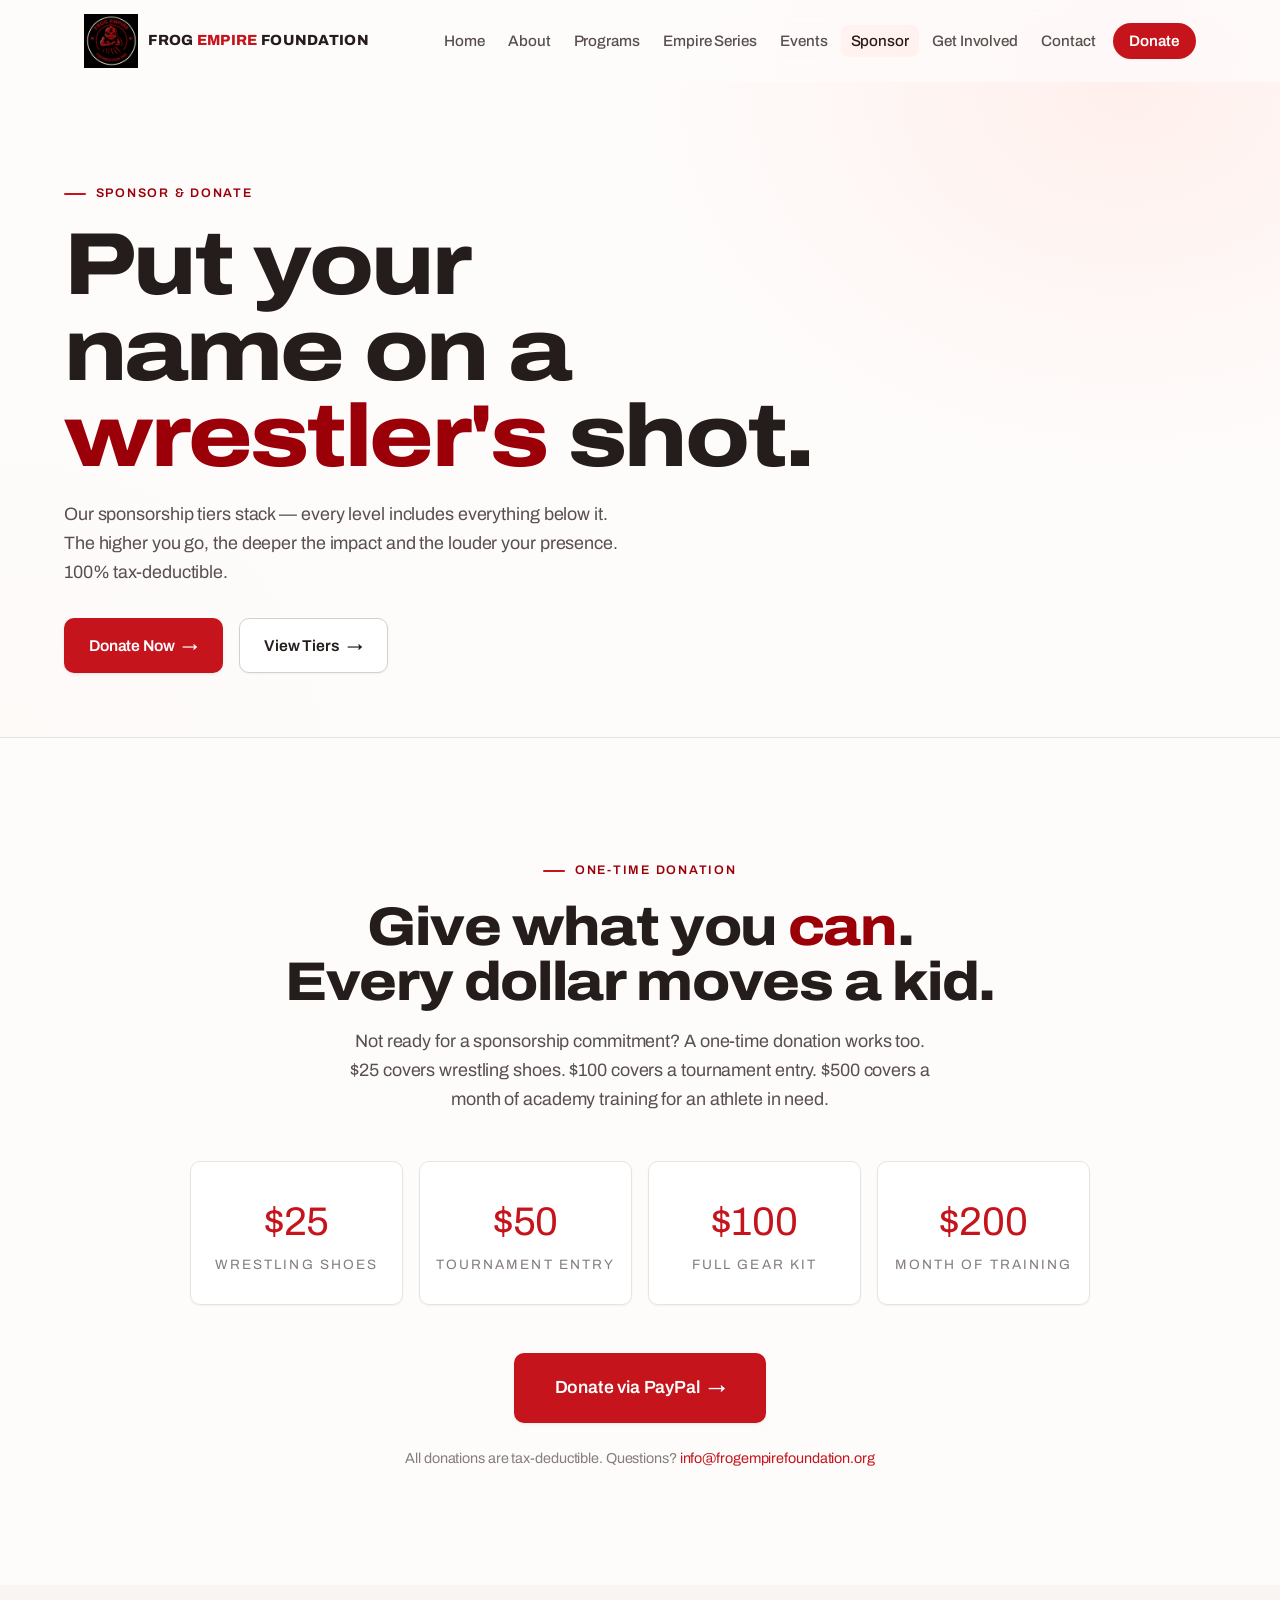
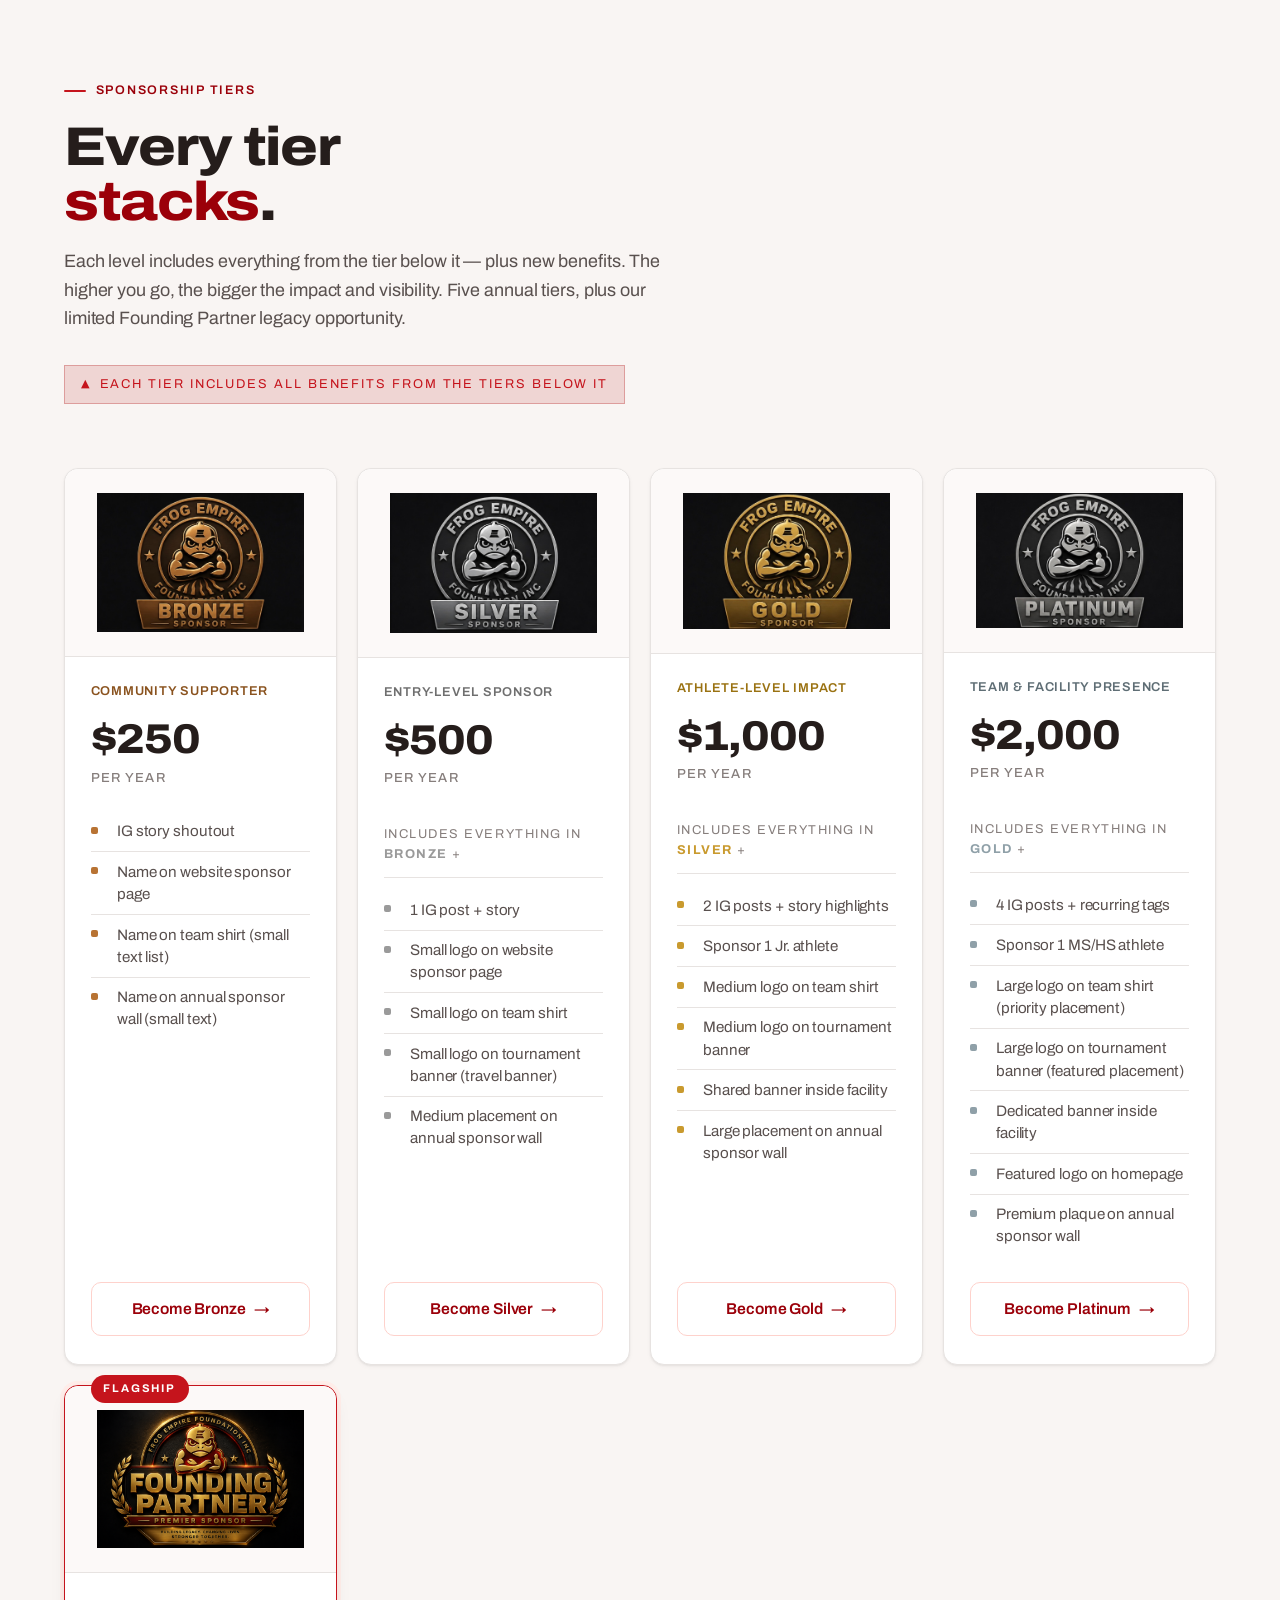
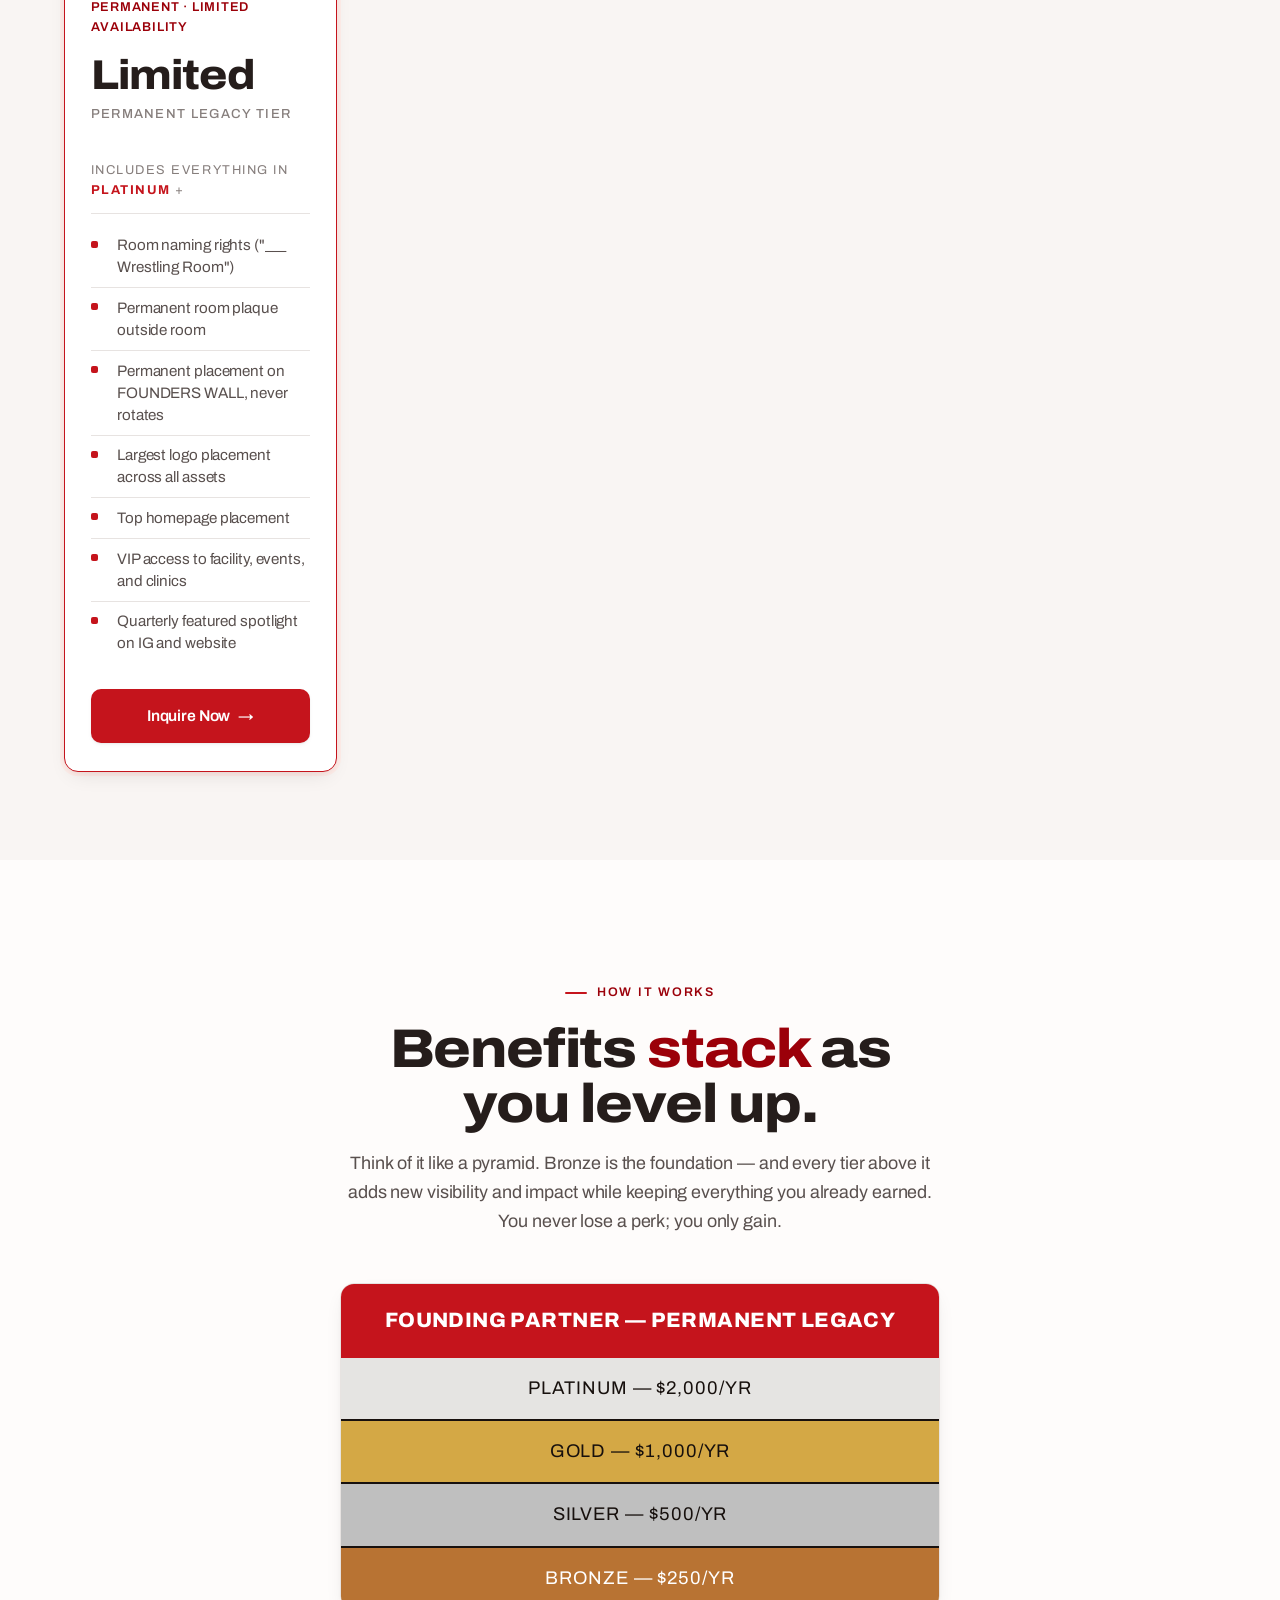
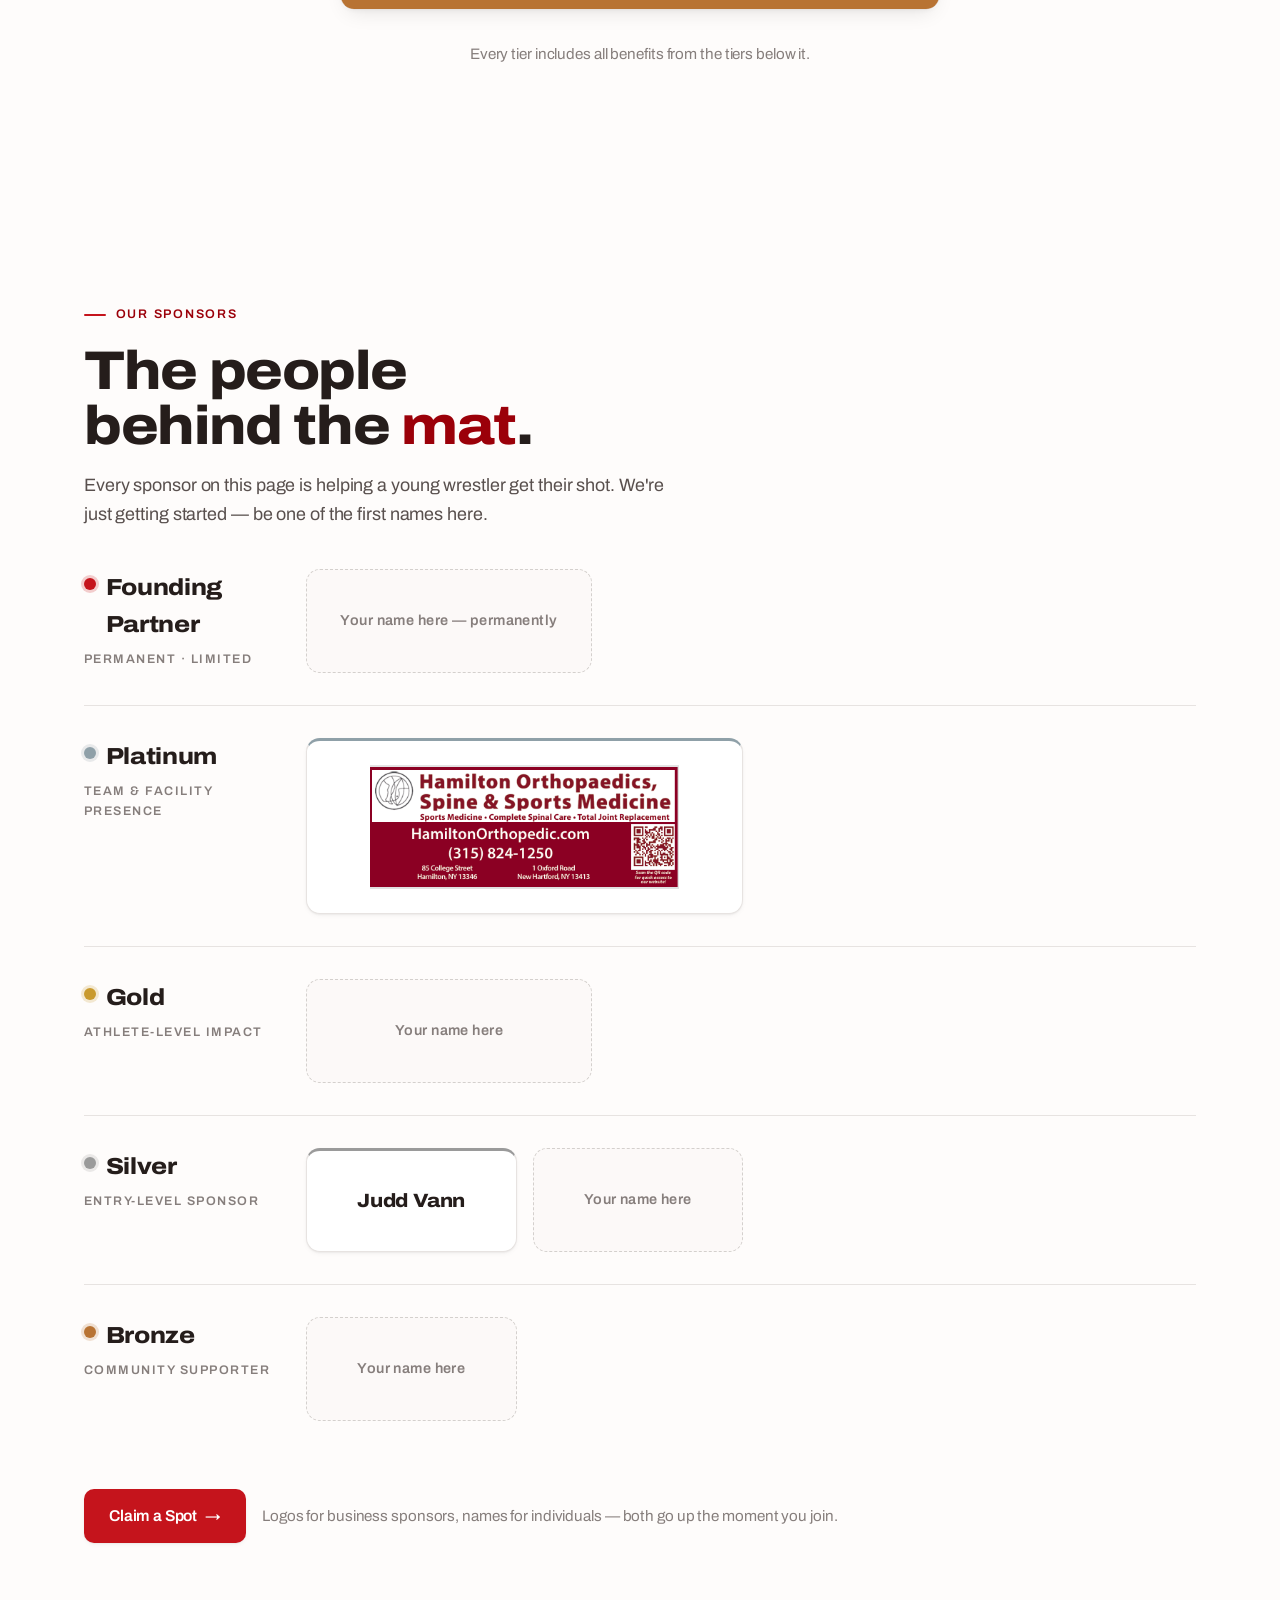
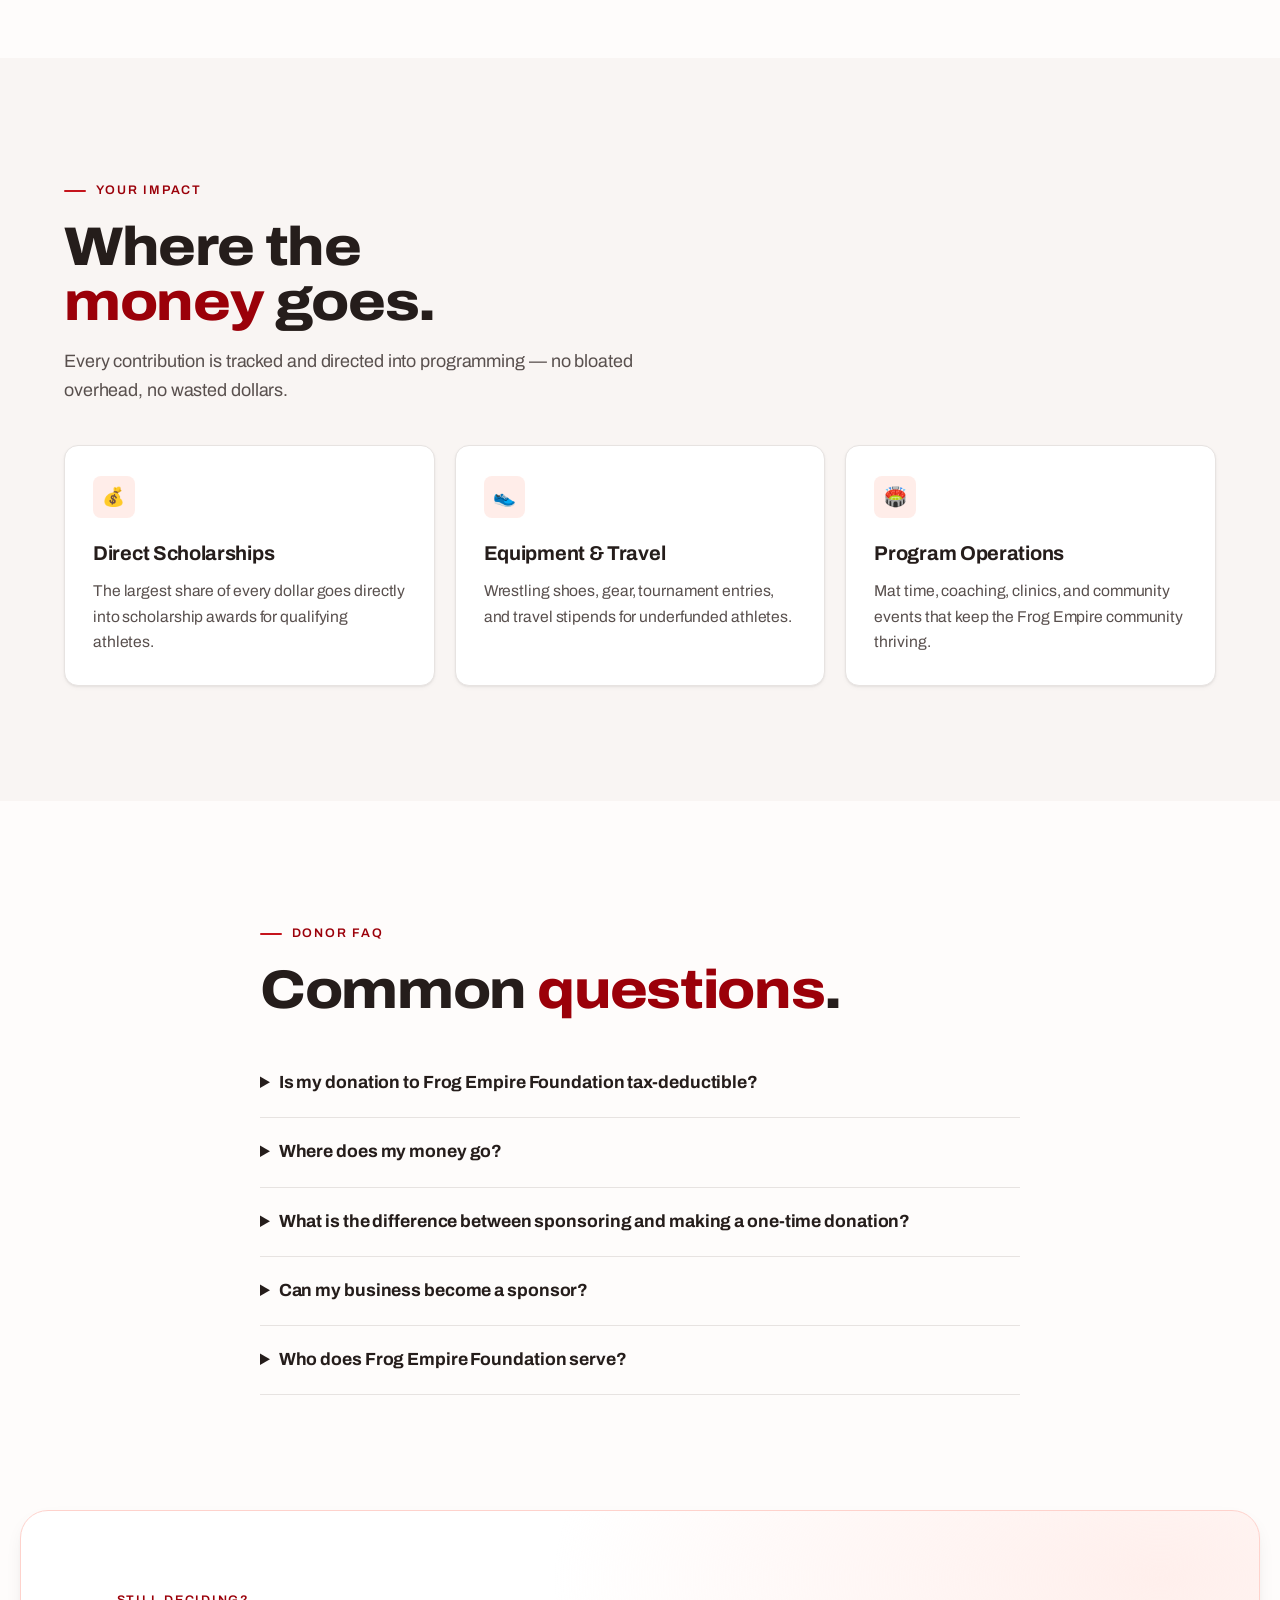
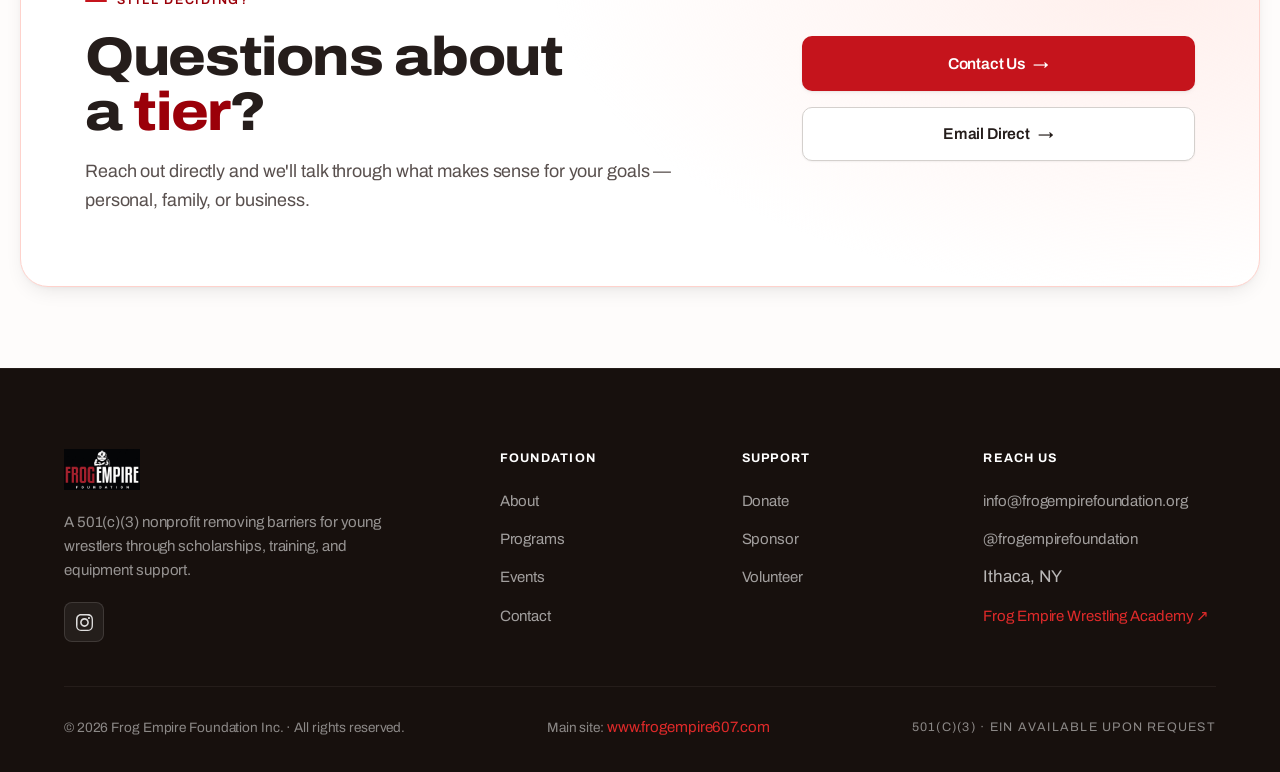
<file: sponsor.html>
<!DOCTYPE html>
<html lang="en">
<head>
<meta charset="UTF-8">
<meta name="viewport" content="width=device-width, initial-scale=1.0">
<!-- ===== PRIMARY SEO ===== -->
<title>Sponsor or Donate | Frog Empire Foundation Wrestling Nonprofit</title>
<meta name="description" content="Sponsor a young wrestler or make a tax-deductible donation. Tiers from $300 Bronze to Founding Partner — every dollar funds scholarships, gear, and training in Ithaca, NY.">
<link rel="canonical" href="https://frogempirefoundation.org/sponsor.html">
<meta name="robots" content="index, follow, max-image-preview:large, max-snippet:-1">
<meta name="theme-color" content="#b31b1b">
<meta name="geo.region" content="US-NY">
<meta name="geo.placename" content="Ithaca, New York">

<!-- ===== OPEN GRAPH / TWITTER ===== -->
<meta property="og:type" content="website">
<meta property="og:site_name" content="Frog Empire Foundation">
<meta property="og:title" content="Sponsor or Donate — Frog Empire Foundation">
<meta property="og:description" content="Sponsor a young wrestler or make a tax-deductible donation. Tiers from $300 Bronze to Founding Partner — every dollar funds scholarships, gear, and training.">
<meta property="og:url" content="https://frogempirefoundation.org/sponsor.html">
<meta property="og:image" content="https://frogempirefoundation.org/images/og-default.jpg">
<meta property="og:image:width" content="1200">
<meta property="og:image:height" content="630">
<meta property="og:locale" content="en_US">
<meta name="twitter:card" content="summary_large_image">
<meta name="twitter:title" content="Sponsor or Donate — Frog Empire Foundation">
<meta name="twitter:description" content="Sponsor a wrestler or donate. Every dollar funds scholarships, gear, and training. 100% tax-deductible.">
<meta name="twitter:image" content="https://frogempirefoundation.org/images/og-default.jpg">

<!-- ===== ICONS / MANIFEST / FONTS ===== -->
<link rel="icon" type="image/png" href="images/logo-outline.png">
<link rel="apple-touch-icon" href="images/logo-circle-red.png">
<link rel="manifest" href="site.webmanifest">
<link rel="preconnect" href="https://fonts.googleapis.com">
<link rel="preconnect" href="https://fonts.gstatic.com" crossorigin>
<link rel="stylesheet" href="https://fonts.googleapis.com/css2?family=Archivo:wdth,wght@100..125,300..900&display=swap">
<link rel="stylesheet" href="styles.css?v=3">

<!-- ===== STRUCTURED DATA ===== -->
<script type="application/ld+json">
{
  "@context": "https://schema.org",
  "@graph": [
    {
      "@type": ["NGO", "SportsOrganization"],
      "@id": "https://frogempirefoundation.org/#organization",
      "name": "Frog Empire Foundation",
      "url": "https://frogempirefoundation.org/",
      "logo": "https://frogempirefoundation.org/images/logo-primary.png",
      "email": "info@frogempirefoundation.org",
      "sport": "Wrestling",
      "nonprofitStatus": "Nonprofit501c3",
      "address": { "@type": "PostalAddress", "addressLocality": "Ithaca", "addressRegion": "NY", "addressCountry": "US" },
      "sameAs": ["https://instagram.com/frogempirefoundation", "https://www.frogempire607.com"],
      "potentialAction": {
        "@type": "DonateAction",
        "name": "Donate to Frog Empire Foundation",
        "target": "https://frogempirefoundation.org/sponsor.html#donate"
      }
    },
    {
      "@type": "WebPage",
      "url": "https://frogempirefoundation.org/sponsor.html",
      "name": "Sponsor or Donate — Frog Empire Foundation",
      "about": { "@id": "https://frogempirefoundation.org/#organization" },
      "description": "Sponsorship tiers and one-time donation options supporting wrestling scholarships, gear, and training for young athletes in Ithaca, NY."
    },
    {
      "@type": "BreadcrumbList",
      "itemListElement": [
        { "@type": "ListItem", "position": 1, "name": "Home", "item": "https://frogempirefoundation.org/" },
        { "@type": "ListItem", "position": 2, "name": "Sponsor & Donate", "item": "https://frogempirefoundation.org/sponsor.html" }
      ]
    },
    {
      "@type": "FAQPage",
      "mainEntity": [
        {
          "@type": "Question",
          "name": "Is my donation to Frog Empire Foundation tax-deductible?",
          "acceptedAnswer": { "@type": "Answer", "text": "Yes. Frog Empire Foundation is a registered 501(c)(3) nonprofit, so your donation is tax-deductible to the full extent allowed by law. We provide a receipt for every gift." }
        },
        {
          "@type": "Question",
          "name": "Where does my money go?",
          "acceptedAnswer": { "@type": "Answer", "text": "Every dollar funds direct scholarships, wrestling gear and travel costs, and academy training for young athletes in Ithaca, NY who otherwise could not afford to compete." }
        },
        {
          "@type": "Question",
          "name": "What is the difference between sponsoring and making a one-time donation?",
          "acceptedAnswer": { "@type": "Answer", "text": "A one-time donation is a single gift of any amount. Sponsorship is an ongoing partnership across our Bronze through Founding Partner tiers, with recognition benefits that stack as you move up." }
        },
        {
          "@type": "Question",
          "name": "Can my business become a sponsor?",
          "acceptedAnswer": { "@type": "Answer", "text": "Absolutely. Businesses, families, and individuals can all sponsor. Each tier includes recognition benefits — contact us and we will tailor a package to your goals." }
        },
        {
          "@type": "Question",
          "name": "Who does Frog Empire Foundation serve?",
          "acceptedAnswer": { "@type": "Answer", "text": "Youth, middle school, and high school wrestlers in Ithaca, NY and the Finger Lakes region — with a focus on athletes facing financial or structural barriers, including those with autism and special needs." }
        }
      ]
    }
  ]
}
</script>
<style>
  .stacking-note {
    display: inline-flex;
    align-items: center;
    gap: 0.5rem;
    background: rgba(179, 27, 27, 0.15);
    border: 1px solid rgba(179, 27, 27, 0.3);
    padding: 0.5rem 1rem;
    font-family: var(--font-accent);
    font-size: 0.8rem;
    letter-spacing: 0.15em;
    text-transform: uppercase;
    color: var(--red);
    margin-bottom: 1.5rem;
  }
  .stacking-note::before { content: '▲'; font-size: 0.7rem; }

  .tier-includes {
    font-family: var(--font-accent);
    font-size: 0.8rem;
    letter-spacing: 0.12em;
    text-transform: uppercase;
    color: var(--gray);
    padding: 0.75rem 0;
    margin-bottom: 0.75rem;
    border-bottom: 1px solid var(--line);
  }
  .tier-includes span { color: var(--tier-color, var(--red)); font-weight: bold; }

  .tier-new-label {
    font-family: var(--font-accent);
    font-size: 0.75rem;
    letter-spacing: 0.15em;
    text-transform: uppercase;
    color: var(--tier-color, var(--red));
    margin-top: 0.5rem;
    margin-bottom: 0.5rem;
    padding-bottom: 0.5rem;
    border-bottom: 1px solid var(--line);
  }
</style>
</head>
<body>


<a class="skip-link" href="#main">Skip to main content</a>
<nav class="nav">
  <div class="nav-inner">
    <a href="index.html" class="nav-logo">
      <img src="images/logo-outline.png" alt="Frog Empire Foundation">
      <span>FROG <span class="text-red">EMPIRE</span> FOUNDATION</span>
    </a>
    <button class="nav-toggle" aria-label="Toggle navigation menu" aria-controls="primary-nav" aria-expanded="false">☰</button>
    <ul class="nav-links" id="primary-nav">
      <li><a href="index.html">Home</a></li>
      <li><a href="about.html">About</a></li>
      <li><a href="programs.html">Programs</a></li>
      <li><a href="empire-state-series.html">Empire Series</a></li>
      <li><a href="events.html">Events</a></li>
      <li><a href="sponsor.html" class="active">Sponsor</a></li>
      <li><a href="get-involved.html">Get Involved</a></li>
      <li><a href="contact.html">Contact</a></li>
      <li><a href="#donate" class="nav-donate">Donate</a></li>
    </ul>
  </div>
</nav>

<section class="page-header" id="main" tabindex="-1">
  <div class="page-header-inner">
    <div class="eyebrow">Sponsor & Donate</div>
    <h1 class="h-display">Put your<br>name on a<br><span class="text-red">wrestler's</span> shot.</h1>
    <p class="lead" style="margin-top: 1rem;">Our sponsorship tiers stack — every level includes everything below it. The higher you go, the deeper the impact and the louder your presence. 100% tax-deductible.</p>
    <div style="display: flex; gap: 1rem; flex-wrap: wrap; margin-top: 2rem;">
      <a href="#donate" class="btn btn-primary">Donate Now</a>
      <a href="#tiers" class="btn btn-outline">View Tiers</a>
    </div>
  </div>
</section>

<!-- ===== DONATE ===== -->
<section class="section reveal" id="donate">
  <div style="max-width: 900px; margin: 0 auto; text-align: center;">
    <div class="eyebrow" style="justify-content: center;">One-Time Donation</div>
    <h2 class="h-section">Give what you <span class="text-red">can</span>.<br>Every dollar moves a kid.</h2>
    <p class="lead" style="margin-left: auto; margin-right: auto;">
      Not ready for a sponsorship commitment? A one-time donation works too. $25 covers wrestling shoes. $100 covers a tournament entry. $500 covers a month of academy training for an athlete in need.
    </p>

    <div style="display: grid; grid-template-columns: repeat(auto-fit, minmax(150px, 1fr)); gap: 1rem; margin: 3rem 0;">
      <div style="background: var(--surface); border: 1px solid var(--line); border-radius: var(--radius-sm); box-shadow: var(--shadow-xs); padding: 1.75rem 1rem; text-align: center;">
        <div style="font-family: var(--font-display); font-size: 2.5rem; color: var(--red);">$25</div>
        <div style="font-family: var(--font-accent); font-size: 0.85rem; letter-spacing: 0.15em; text-transform: uppercase; color: var(--gray);">Wrestling Shoes</div>
      </div>
      <div style="background: var(--surface); border: 1px solid var(--line); border-radius: var(--radius-sm); box-shadow: var(--shadow-xs); padding: 1.75rem 1rem; text-align: center;">
        <div style="font-family: var(--font-display); font-size: 2.5rem; color: var(--red);">$50</div>
        <div style="font-family: var(--font-accent); font-size: 0.85rem; letter-spacing: 0.15em; text-transform: uppercase; color: var(--gray);">Tournament Entry</div>
      </div>
      <div style="background: var(--surface); border: 1px solid var(--line); border-radius: var(--radius-sm); box-shadow: var(--shadow-xs); padding: 1.75rem 1rem; text-align: center;">
        <div style="font-family: var(--font-display); font-size: 2.5rem; color: var(--red);">$100</div>
        <div style="font-family: var(--font-accent); font-size: 0.85rem; letter-spacing: 0.15em; text-transform: uppercase; color: var(--gray);">Full Gear Kit</div>
      </div>
      <div style="background: var(--surface); border: 1px solid var(--line); border-radius: var(--radius-sm); box-shadow: var(--shadow-xs); padding: 1.75rem 1rem; text-align: center;">
        <div style="font-family: var(--font-display); font-size: 2.5rem; color: var(--red);">$200</div>
        <div style="font-family: var(--font-accent); font-size: 0.85rem; letter-spacing: 0.15em; text-transform: uppercase; color: var(--gray);">Month of Training</div>
      </div>
    </div>

    <!-- PAYPAL DONATE BUTTON — Replace YOUR_PAYPAL_LINK below with your actual PayPal.me or donate link -->
    <a href="https://www.paypal.com/ncp/payment/BA7D4BSM4CVNS" target="_blank" class="btn btn-primary" style="font-size: 1.1rem; padding: 1.25rem 2.5rem;">Donate via PayPal</a>
    <p style="color: var(--gray); margin-top: 1.5rem; font-size: 0.9rem;">
      All donations are tax-deductible. Questions? <a href="mailto:info@frogempirefoundation.org" style="color: var(--red);">info@frogempirefoundation.org</a>
    </p>
  </div>
</section>

<!-- ===== HOW STACKING WORKS ===== -->
<section class="section-tight reveal" style="background: var(--black-soft); max-width: 100%;" id="tiers">
  <div style="max-width: var(--max-width); margin: 0 auto;">
    <div style="max-width: 720px; margin-bottom: 2rem;">
      <div class="eyebrow">Sponsorship Tiers</div>
      <h2 class="h-section">Every tier<br><span class="text-red">stacks</span>.</h2>
      <p class="lead">Each level includes everything from the tier below it — plus new benefits. The higher you go, the bigger the impact and visibility. Five annual tiers, plus our limited Founding Partner legacy opportunity.</p>
    </div>

    <div class="stacking-note">Each tier includes all benefits from the tiers below it</div>

    <div class="tiers">

      <!-- BRONZE -->
      <div class="tier tier-bronze">
        <div style="width: calc(100% + 3.2rem); margin: -1.75rem -1.6rem 1.5rem -1.6rem; background: var(--surface-2); border-bottom: 1px solid var(--line); border-radius: var(--radius) var(--radius) 0 0; display: flex; align-items: center; justify-content: center; padding: 1.5rem 2rem;">
          <img src="images/sponsor/bronze.jpg" alt="Bronze Tier" style="max-height: 160px; width: auto; max-width: 100%; display: block; object-fit: contain;">
        </div>
        <div class="tier-tag">Community Supporter</div>
        <div class="tier-price">$250</div>
        <div class="tier-period">Per Year</div>
        <ul>
          <li>IG story shoutout</li>
          <li>Name on website sponsor page</li>
          <li>Name on team shirt (small text list)</li>
          <li>Name on annual sponsor wall (small text)</li>
        </ul>
        <a href="https://www.paypal.com/ncp/payment/2EAP8TC6AHTN4" target="_blank" class="btn btn-ghost">Become Bronze</a>
      </div>

      <!-- SILVER -->
      <div class="tier tier-silver">
        <div style="width: calc(100% + 3.2rem); margin: -1.75rem -1.6rem 1.5rem -1.6rem; background: var(--surface-2); border-bottom: 1px solid var(--line); border-radius: var(--radius) var(--radius) 0 0; display: flex; align-items: center; justify-content: center; padding: 1.5rem 2rem;">
          <img src="images/sponsor/silver.jpg" alt="Silver Tier" style="max-height: 160px; width: auto; max-width: 100%; display: block; object-fit: contain;">
        </div>
        <div class="tier-tag">Entry-Level Sponsor</div>
        <div class="tier-price">$500</div>
        <div class="tier-period">Per Year</div>
        <div class="tier-includes">Includes everything in <span>Bronze</span> +</div>
        <ul>
          <li>1 IG post + story</li>
          <li>Small logo on website sponsor page</li>
          <li>Small logo on team shirt</li>
          <li>Small logo on tournament banner (travel banner)</li>
          <li>Medium placement on annual sponsor wall</li>
        </ul>
        <a href="https://www.paypal.com/ncp/payment/GQS6SKL3CXUCS" target="_blank" class="btn btn-ghost">Become Silver</a>
      </div>

      <!-- GOLD -->
      <div class="tier tier-gold">
        <div style="width: calc(100% + 3.2rem); margin: -1.75rem -1.6rem 1.5rem -1.6rem; background: var(--surface-2); border-bottom: 1px solid var(--line); border-radius: var(--radius) var(--radius) 0 0; display: flex; align-items: center; justify-content: center; padding: 1.5rem 2rem;">
          <img src="images/sponsor/gold.jpg" alt="Gold Tier" style="max-height: 160px; width: auto; max-width: 100%; display: block; object-fit: contain;">
        </div>
        <div class="tier-tag">Athlete-Level Impact</div>
        <div class="tier-price">$1,000</div>
        <div class="tier-period">Per Year</div>
        <div class="tier-includes">Includes everything in <span>Silver</span> +</div>
        <ul>
          <li>2 IG posts + story highlights</li>
          <li>Sponsor 1 Jr. athlete</li>
          <li>Medium logo on team shirt</li>
          <li>Medium logo on tournament banner</li>
          <li>Shared banner inside facility</li>
          <li>Large placement on annual sponsor wall</li>
        </ul>
        <a href="https://www.paypal.com/ncp/payment/CXKFMS69PJANG" target="_blank" class="btn btn-ghost">Become Gold</a>
      </div>

      <!-- PLATINUM -->
      <div class="tier tier-platinum">
        <div style="width: calc(100% + 3.2rem); margin: -1.75rem -1.6rem 1.5rem -1.6rem; background: var(--surface-2); border-bottom: 1px solid var(--line); border-radius: var(--radius) var(--radius) 0 0; display: flex; align-items: center; justify-content: center; padding: 1.5rem 2rem;">
          <img src="images/sponsor/platinum.jpg" alt="Platinum Tier" style="max-height: 160px; width: auto; max-width: 100%; display: block; object-fit: contain;">
        </div>
        <div class="tier-tag">Team &amp; Facility Presence</div>
        <div class="tier-price">$2,000</div>
        <div class="tier-period">Per Year</div>
        <div class="tier-includes">Includes everything in <span>Gold</span> +</div>
        <ul>
          <li>4 IG posts + recurring tags</li>
          <li>Sponsor 1 MS/HS athlete</li>
          <li>Large logo on team shirt (priority placement)</li>
          <li>Large logo on tournament banner (featured placement)</li>
          <li>Dedicated banner inside facility</li>
          <li>Featured logo on homepage</li>
          <li>Premium plaque on annual sponsor wall</li>
        </ul>
        <a href="https://www.paypal.com/ncp/payment/Y6ZT2K3J7XAQJ" target="_blank" class="btn btn-ghost">Become Platinum</a>
      </div>

      <!-- FOUNDING PARTNER -->
      <div class="tier tier-founder">
        <div style="width: calc(100% + 3.2rem); margin: -1.75rem -1.6rem 1.5rem -1.6rem; background: var(--surface-2); border-bottom: 1px solid var(--line); border-radius: var(--radius) var(--radius) 0 0; display: flex; align-items: center; justify-content: center; padding: 1.5rem 2rem;">
          <img src="images/sponsor/founding_sponsor.png" alt="Founding Partner Tier" style="max-height: 160px; width: auto; max-width: 100%; display: block; object-fit: contain;">
        </div>
        <div class="tier-tag">Permanent · Limited Availability</div>
        <div class="tier-price">Limited</div>
        <div class="tier-period">Permanent Legacy Tier</div>
        <div class="tier-includes">Includes everything in <span>Platinum</span> +</div>
        <ul>
          <li>Room naming rights ("___ Wrestling Room")</li>
          <li>Permanent room plaque outside room</li>
          <li>Permanent placement on FOUNDERS WALL, never rotates</li>
          <li>Largest logo placement across all assets</li>
          <li>Top homepage placement</li>
          <li>VIP access to facility, events, and clinics</li>
          <li>Quarterly featured spotlight on IG and website</li>
        </ul>
        <a href="mailto:info@frogempirefoundation.org?subject=Founding Partner Inquiry" class="btn btn-primary">Inquire Now</a>
      </div>
    </div>
  </div>
</section>

<!-- ===== STACKING VISUAL ===== -->
<section class="section reveal">
  <div style="max-width: 900px; margin: 0 auto; text-align: center;">
    <div class="eyebrow" style="justify-content: center;">How It Works</div>
    <h2 class="h-section">Benefits <span class="text-red">stack</span> as<br>you level up.</h2>
    <p class="lead" style="margin-left: auto; margin-right: auto;">
      Think of it like a pyramid. Bronze is the foundation — and every tier above it adds new visibility and impact while keeping everything you already earned. You never lose a perk; you only gain.
    </p>

    <div style="display: grid; gap: 0; margin-top: 3rem; max-width: 600px; margin-left: auto; margin-right: auto; border-radius: var(--radius); overflow: hidden; box-shadow: var(--shadow-md); border: 1px solid var(--line);">
      <div style="background: var(--red); color: var(--white); padding: 1.25rem; text-align: center; font-family: var(--font-display); font-weight: 800; font-size: 1.3rem; letter-spacing: 0.02em; text-transform: uppercase;">
        Founding Partner — Permanent Legacy
      </div>
      <div style="background: #E5E4E2; color: var(--black); padding: 1rem; text-align: center; font-family: var(--font-display); font-size: 1.15rem; letter-spacing: 0.05em; text-transform: uppercase; border-bottom: 2px solid var(--black);">
        Platinum — $2,000/yr
      </div>
      <div style="background: #D4A845; color: var(--black); padding: 1rem; text-align: center; font-family: var(--font-display); font-size: 1.15rem; letter-spacing: 0.05em; text-transform: uppercase; border-bottom: 2px solid var(--black);">
        Gold — $1,000/yr
      </div>
      <div style="background: #BFBFBF; color: var(--black); padding: 1rem; text-align: center; font-family: var(--font-display); font-size: 1.15rem; letter-spacing: 0.05em; text-transform: uppercase; border-bottom: 2px solid var(--black);">
        Silver — $500/yr
      </div>
      <div style="background: #B87333; color: var(--white); padding: 1rem; text-align: center; font-family: var(--font-display); font-size: 1.15rem; letter-spacing: 0.05em; text-transform: uppercase;">
        Bronze — $250/yr
      </div>
    </div>

    <p style="color: var(--gray); margin-top: 2rem; font-size: 0.95rem;">Every tier includes all benefits from the tiers below it.</p>
  </div>
</section>

<!-- ===== CURRENT SPONSORS ===== -->
<section class="section reveal" id="sponsors">
  <div style="max-width: 720px; margin-bottom: 2.5rem;">
    <div class="eyebrow">Our Sponsors</div>
    <h2 class="h-section">The people<br>behind the <span class="text-red">mat</span>.</h2>
    <p class="lead">Every sponsor on this page is helping a young wrestler get their shot. We're just getting started — be one of the first names here.</p>
  </div>

  <div class="sponsor-wall">

    <div class="sw-row t-founder">
      <div class="sw-label">
        <div class="sw-tier-name">Founding Partner</div>
        <div class="sw-tier-sub">Permanent · Limited</div>
      </div>
      <div class="sw-grid is-md">
        <a class="sw-open" href="#tiers">Your name here — permanently</a>
      </div>
    </div>

    <div class="sw-row t-platinum">
      <div class="sw-label">
        <div class="sw-tier-name">Platinum</div>
        <div class="sw-tier-sub">Team &amp; Facility Presence</div>
      </div>
      <div class="sw-grid is-lg">
        <a class="sw-cell" href="https://HamiltonOrthopedic.com" target="_blank" rel="noopener">
          <img src="images/sponsor/hamilton-orthopaedics.png" alt="Hamilton Orthopaedics, Spine &amp; Sports Medicine — Platinum sponsor" width="433" height="174" loading="lazy" decoding="async">
        </a>
      </div>
    </div>

    <div class="sw-row t-gold">
      <div class="sw-label">
        <div class="sw-tier-name">Gold</div>
        <div class="sw-tier-sub">Athlete-Level Impact</div>
      </div>
      <div class="sw-grid is-md">
        <a class="sw-open" href="#tiers">Your name here</a>
      </div>
    </div>

    <div class="sw-row t-silver">
      <div class="sw-label">
        <div class="sw-tier-name">Silver</div>
        <div class="sw-tier-sub">Entry-Level Sponsor</div>
      </div>
      <div class="sw-grid is-sm">
        <div class="sw-cell"><span class="sw-name">Judd Vann</span></div>
        <a class="sw-open" href="#tiers">Your name here</a>
      </div>
    </div>

    <div class="sw-row t-bronze">
      <div class="sw-label">
        <div class="sw-tier-name">Bronze</div>
        <div class="sw-tier-sub">Community Supporter</div>
      </div>
      <div class="sw-grid is-sm">
        <a class="sw-open" href="#tiers">Your name here</a>
      </div>
    </div>

  </div>

  <div class="sw-foot">
    <a href="#tiers" class="btn btn-primary">Claim a Spot</a>
    <p>Logos for business sponsors, names for individuals — both go up the moment you join.</p>
  </div>
</section>

<!-- ===== IMPACT ===== -->
<section class="section reveal" style="background: var(--black-soft); max-width: 100%;">
  <div style="max-width: var(--max-width); margin: 0 auto;">
    <div style="max-width: 720px; margin-bottom: 2rem;">
      <div class="eyebrow">Your Impact</div>
      <h2 class="h-section">Where the<br><span class="text-red">money</span> goes.</h2>
      <p class="lead">Every contribution is tracked and directed into programming — no bloated overhead, no wasted dollars.</p>
    </div>

    <div class="card-grid">
      <div class="card">
        <div class="card-number">💰</div>
        <h3>Direct Scholarships</h3>
        <p>The largest share of every dollar goes directly into scholarship awards for qualifying athletes.</p>
      </div>
      <div class="card">
        <div class="card-number">👟</div>
        <h3>Equipment & Travel</h3>
        <p>Wrestling shoes, gear, tournament entries, and travel stipends for underfunded athletes.</p>
      </div>
      <div class="card">
        <div class="card-number">🏟️</div>
        <h3>Program Operations</h3>
        <p>Mat time, coaching, clinics, and community events that keep the Frog Empire community thriving.</p>
      </div>
    </div>
  </div>
</section>

<!-- ===== FAQ (matches FAQPage schema in <head>) ===== -->
<section class="section reveal" id="faq" aria-labelledby="faq-heading">
  <div style="max-width: 760px; margin: 0 auto;">
    <div style="margin-bottom: 2rem;">
      <div class="eyebrow">Donor FAQ</div>
      <h2 class="h-section" id="faq-heading">Common <span class="text-red">questions</span>.</h2>
    </div>

    <details style="border-bottom: 1px solid var(--line); padding: 1.25rem 0;">
      <summary style="cursor: pointer; font-weight: 700; font-size: 1.1rem; color: var(--ink);">Is my donation to Frog Empire Foundation tax-deductible?</summary>
      <p style="color: var(--ink-2); margin-top: 0.75rem;">Yes. Frog Empire Foundation is a registered 501(c)(3) nonprofit, so your donation is tax-deductible to the full extent allowed by law. We provide a receipt for every gift.</p>
    </details>

    <details style="border-bottom: 1px solid var(--line); padding: 1.25rem 0;">
      <summary style="cursor: pointer; font-weight: 700; font-size: 1.1rem; color: var(--ink);">Where does my money go?</summary>
      <p style="color: var(--ink-2); margin-top: 0.75rem;">Every dollar funds direct scholarships, wrestling gear and travel costs, and academy training for young athletes in Ithaca, NY who otherwise could not afford to compete.</p>
    </details>

    <details style="border-bottom: 1px solid var(--line); padding: 1.25rem 0;">
      <summary style="cursor: pointer; font-weight: 700; font-size: 1.1rem; color: var(--ink);">What is the difference between sponsoring and making a one-time donation?</summary>
      <p style="color: var(--ink-2); margin-top: 0.75rem;">A one-time donation is a single gift of any amount. Sponsorship is an ongoing partnership across our Bronze through Founding Partner tiers, with recognition benefits that stack as you move up.</p>
    </details>

    <details style="border-bottom: 1px solid var(--line); padding: 1.25rem 0;">
      <summary style="cursor: pointer; font-weight: 700; font-size: 1.1rem; color: var(--ink);">Can my business become a sponsor?</summary>
      <p style="color: var(--ink-2); margin-top: 0.75rem;">Absolutely. Businesses, families, and individuals can all sponsor. Each tier includes recognition benefits — contact us and we will tailor a package to your goals.</p>
    </details>

    <details style="border-bottom: 1px solid var(--line); padding: 1.25rem 0;">
      <summary style="cursor: pointer; font-weight: 700; font-size: 1.1rem; color: var(--ink);">Who does Frog Empire Foundation serve?</summary>
      <p style="color: var(--ink-2); margin-top: 0.75rem;">Youth, middle school, and high school wrestlers in Ithaca, NY and the Finger Lakes region — with a focus on athletes facing financial or structural barriers, including those with autism and special needs.</p>
    </details>
  </div>
</section>

<!-- ===== CTA ===== -->
<section class="cta-banner reveal">
  <div class="cta-inner">
    <div>
      <div class="eyebrow">Still Deciding?</div>
      <h2 class="h-section">Questions about<br>a <span class="text-red">tier</span>?</h2>
      <p class="lead">Reach out directly and we'll talk through what makes sense for your goals — personal, family, or business.</p>
    </div>
    <div style="display: flex; flex-direction: column; gap: 1rem;">
      <a href="contact.html" class="btn btn-primary">Contact Us</a>
      <a href="mailto:info@frogempirefoundation.org" class="btn btn-outline">Email Direct</a>
    </div>
  </div>
</section>

<footer class="footer">
  <div class="footer-inner">
    <div class="footer-brand">
      <img src="images/logo-primary.png" alt="Frog Empire Foundation">
      <p>A 501(c)(3) nonprofit removing barriers for young wrestlers through scholarships, training, and equipment support.</p>
      <div class="social-row">
        <a href="https://instagram.com/frogempirefoundation" target="_blank" aria-label="Instagram">
          <svg viewBox="0 0 24 24"><path d="M12 2.2c3.2 0 3.6 0 4.8.1 1.2.1 1.8.2 2.3.4.6.2 1 .5 1.5 1s.8.9 1 1.5c.2.5.4 1.1.4 2.3.1 1.2.1 1.6.1 4.8s0 3.6-.1 4.8c-.1 1.2-.2 1.8-.4 2.3-.2.6-.5 1-1 1.5s-.9.8-1.5 1c-.5.2-1.1.4-2.3.4-1.2.1-1.6.1-4.8.1s-3.6 0-4.8-.1c-1.2-.1-1.8-.2-2.3-.4-.6-.2-1-.5-1.5-1s-.8-.9-1-1.5c-.2-.5-.4-1.1-.4-2.3C2.2 15.6 2.2 15.2 2.2 12s0-3.6.1-4.8c.1-1.2.2-1.8.4-2.3.2-.6.5-1 1-1.5s.9-.8 1.5-1c.5-.2 1.1-.4 2.3-.4C8.4 2.2 8.8 2.2 12 2.2m0-2.2C8.7 0 8.3 0 7.1.1 5.8.1 5 .3 4.2.6c-.8.3-1.5.8-2.2 1.4-.6.6-1.1 1.3-1.4 2.1-.3.8-.5 1.6-.6 2.9C0 8.3 0 8.7 0 12s0 3.7.1 4.9c.1 1.3.3 2.1.6 2.9.3.8.8 1.5 1.4 2.1.6.6 1.3 1.1 2.1 1.4.8.3 1.6.5 2.9.6 1.2.1 1.6.1 4.9.1s3.7 0 4.9-.1c1.3-.1 2.1-.3 2.9-.6.8-.3 1.5-.8 2.1-1.4.6-.6 1.1-1.3 1.4-2.1.3-.8.5-1.6.6-2.9.1-1.2.1-1.6.1-4.9s0-3.7-.1-4.9c-.1-1.3-.3-2.1-.6-2.9-.3-.8-.8-1.5-1.4-2.1C20.3.9 19.6.4 18.8.1 18 0 17.2-.1 15.9 0 14.7 0 14.3 0 12 0zm0 5.8c-3.4 0-6.2 2.8-6.2 6.2s2.8 6.2 6.2 6.2 6.2-2.8 6.2-6.2S15.4 5.8 12 5.8zm0 10.2c-2.2 0-4-1.8-4-4s1.8-4 4-4 4 1.8 4 4-1.8 4-4 4zm7.8-10.4c0 .8-.7 1.5-1.5 1.5s-1.5-.7-1.5-1.5.7-1.5 1.5-1.5 1.5.6 1.5 1.5z"/></svg>
        </a>
      </div>
    </div>
    <div>
      <h4>Foundation</h4>
      <ul>
        <li><a href="about.html">About</a></li>
        <li><a href="programs.html">Programs</a></li>
        <li><a href="events.html">Events</a></li>
        <li><a href="contact.html">Contact</a></li>
      </ul>
    </div>
    <div>
      <h4>Support</h4>
      <ul>
        <li><a href="sponsor.html#donate">Donate</a></li>
        <li><a href="sponsor.html">Sponsor</a></li>
        <li><a href="get-involved.html">Volunteer</a></li>
      </ul>
    </div>
    <div>
      <h4>Reach Us</h4>
      <ul>
        <li><a href="mailto:info@frogempirefoundation.org">info@frogempirefoundation.org</a></li>
        <li><a href="https://instagram.com/frogempirefoundation" target="_blank">@frogempirefoundation</a></li>
        <li>Ithaca, NY</li>
        <li><a href="https://www.frogempire607.com" target="_blank" style="color: var(--red);">Frog Empire Wrestling Academy ↗</a></li>
      </ul>
    </div>
  </div>
  <div class="footer-bottom">
    <div>© 2026 Frog Empire Foundation Inc. · All rights reserved.</div>
    <div>Main site: <a href="https://www.frogempire607.com" target="_blank" style="color: var(--red);">www.frogempire607.com</a></div>
    <div class="ein">501(c)(3) · EIN Available Upon Request</div>
  </div>
</footer>

<script src="main.js?v=2"></script>
</body>
</html>
</file>
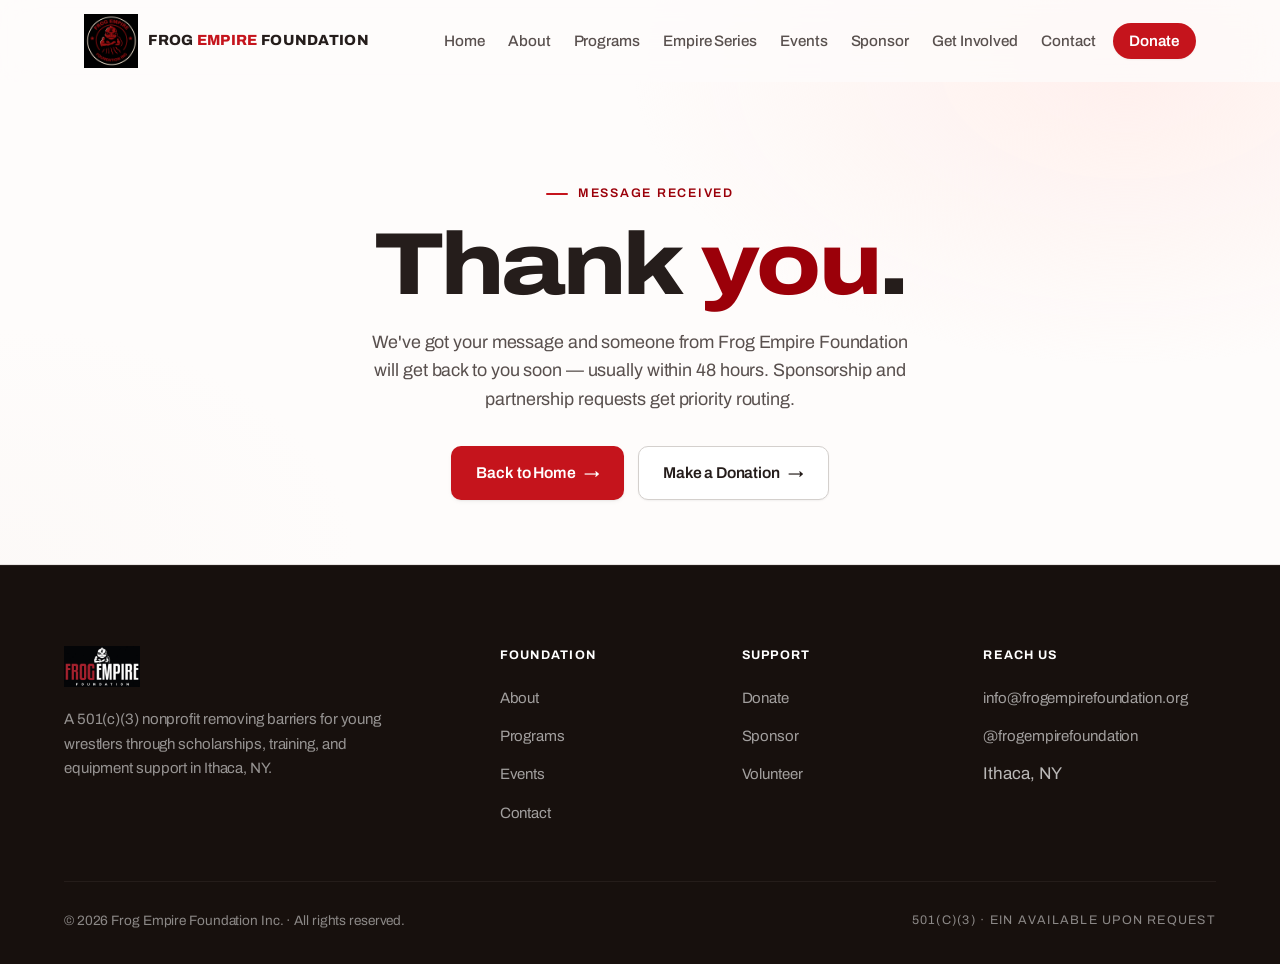
<file: thanks.html>
<!DOCTYPE html>
<html lang="en">
<head>
<meta charset="UTF-8">
<meta name="viewport" content="width=device-width, initial-scale=1.0">
<title>Thank You | Frog Empire Foundation</title>
<meta name="description" content="Thanks for reaching out to Frog Empire Foundation. We've received your message and will reply soon.">
<meta name="robots" content="noindex, follow">
<link rel="canonical" href="https://frogempirefoundation.org/thanks.html">
<meta name="theme-color" content="#b31b1b">
<link rel="icon" type="image/png" href="images/logo-outline.png">
<link rel="apple-touch-icon" href="images/logo-circle-red.png">
<link rel="preconnect" href="https://fonts.googleapis.com">
<link rel="preconnect" href="https://fonts.gstatic.com" crossorigin>
<link rel="stylesheet" href="https://fonts.googleapis.com/css2?family=Archivo:wdth,wght@100..125,300..900&display=swap">
<link rel="stylesheet" href="styles.css?v=3">
</head>
<body>

<a class="skip-link" href="#main">Skip to main content</a>
<nav class="nav">
  <div class="nav-inner">
    <a href="index.html" class="nav-logo">
      <img src="images/logo-outline.png" alt="Frog Empire Foundation">
      <span>FROG <span class="text-red">EMPIRE</span> FOUNDATION</span>
    </a>
    <button class="nav-toggle" aria-label="Toggle navigation menu" aria-controls="primary-nav" aria-expanded="false">☰</button>
    <ul class="nav-links" id="primary-nav">
      <li><a href="index.html">Home</a></li>
      <li><a href="about.html">About</a></li>
      <li><a href="programs.html">Programs</a></li>
      <li><a href="empire-state-series.html">Empire Series</a></li>
      <li><a href="events.html">Events</a></li>
      <li><a href="sponsor.html">Sponsor</a></li>
      <li><a href="get-involved.html">Get Involved</a></li>
      <li><a href="contact.html">Contact</a></li>
      <li><a href="sponsor.html#donate" class="nav-donate">Donate</a></li>
    </ul>
  </div>
</nav>

<section class="page-header" id="main" tabindex="-1" style="min-height: 60vh; display: flex; align-items: center;">
  <div class="page-header-inner" style="text-align: center; margin: 0 auto;">
    <div class="eyebrow" style="justify-content: center;">Message Received</div>
    <h1 class="h-display">Thank <span class="text-red">you</span>.</h1>
    <p class="lead" style="margin: 1rem auto 0; max-width: 540px;">We've got your message and someone from Frog Empire Foundation will get back to you soon — usually within 48 hours. Sponsorship and partnership requests get priority routing.</p>
    <div class="hero-ctas" style="justify-content: center; margin-top: 2rem;">
      <a href="index.html" class="btn btn-primary">Back to Home</a>
      <a href="sponsor.html#donate" class="btn btn-outline">Make a Donation</a>
    </div>
  </div>
</section>

<footer class="footer">
  <div class="footer-inner">
    <div class="footer-brand">
      <img src="images/logo-primary.png" alt="Frog Empire Foundation">
      <p>A 501(c)(3) nonprofit removing barriers for young wrestlers through scholarships, training, and equipment support in Ithaca, NY.</p>
    </div>
    <div>
      <h4>Foundation</h4>
      <ul>
        <li><a href="about.html">About</a></li>
        <li><a href="programs.html">Programs</a></li>
        <li><a href="events.html">Events</a></li>
        <li><a href="contact.html">Contact</a></li>
      </ul>
    </div>
    <div>
      <h4>Support</h4>
      <ul>
        <li><a href="sponsor.html#donate">Donate</a></li>
        <li><a href="sponsor.html">Sponsor</a></li>
        <li><a href="get-involved.html">Volunteer</a></li>
      </ul>
    </div>
    <div>
      <h4>Reach Us</h4>
      <ul>
        <li><a href="mailto:info@frogempirefoundation.org">info@frogempirefoundation.org</a></li>
        <li><a href="https://instagram.com/frogempirefoundation" target="_blank" rel="noopener">@frogempirefoundation</a></li>
        <li>Ithaca, NY</li>
      </ul>
    </div>
  </div>
  <div class="footer-bottom">
    <div>© 2026 Frog Empire Foundation Inc. · All rights reserved.</div>
    <div class="ein">501(c)(3) · EIN Available Upon Request</div>
  </div>
</footer>

<script src="main.js?v=2"></script>
</body>
</html>
</file>
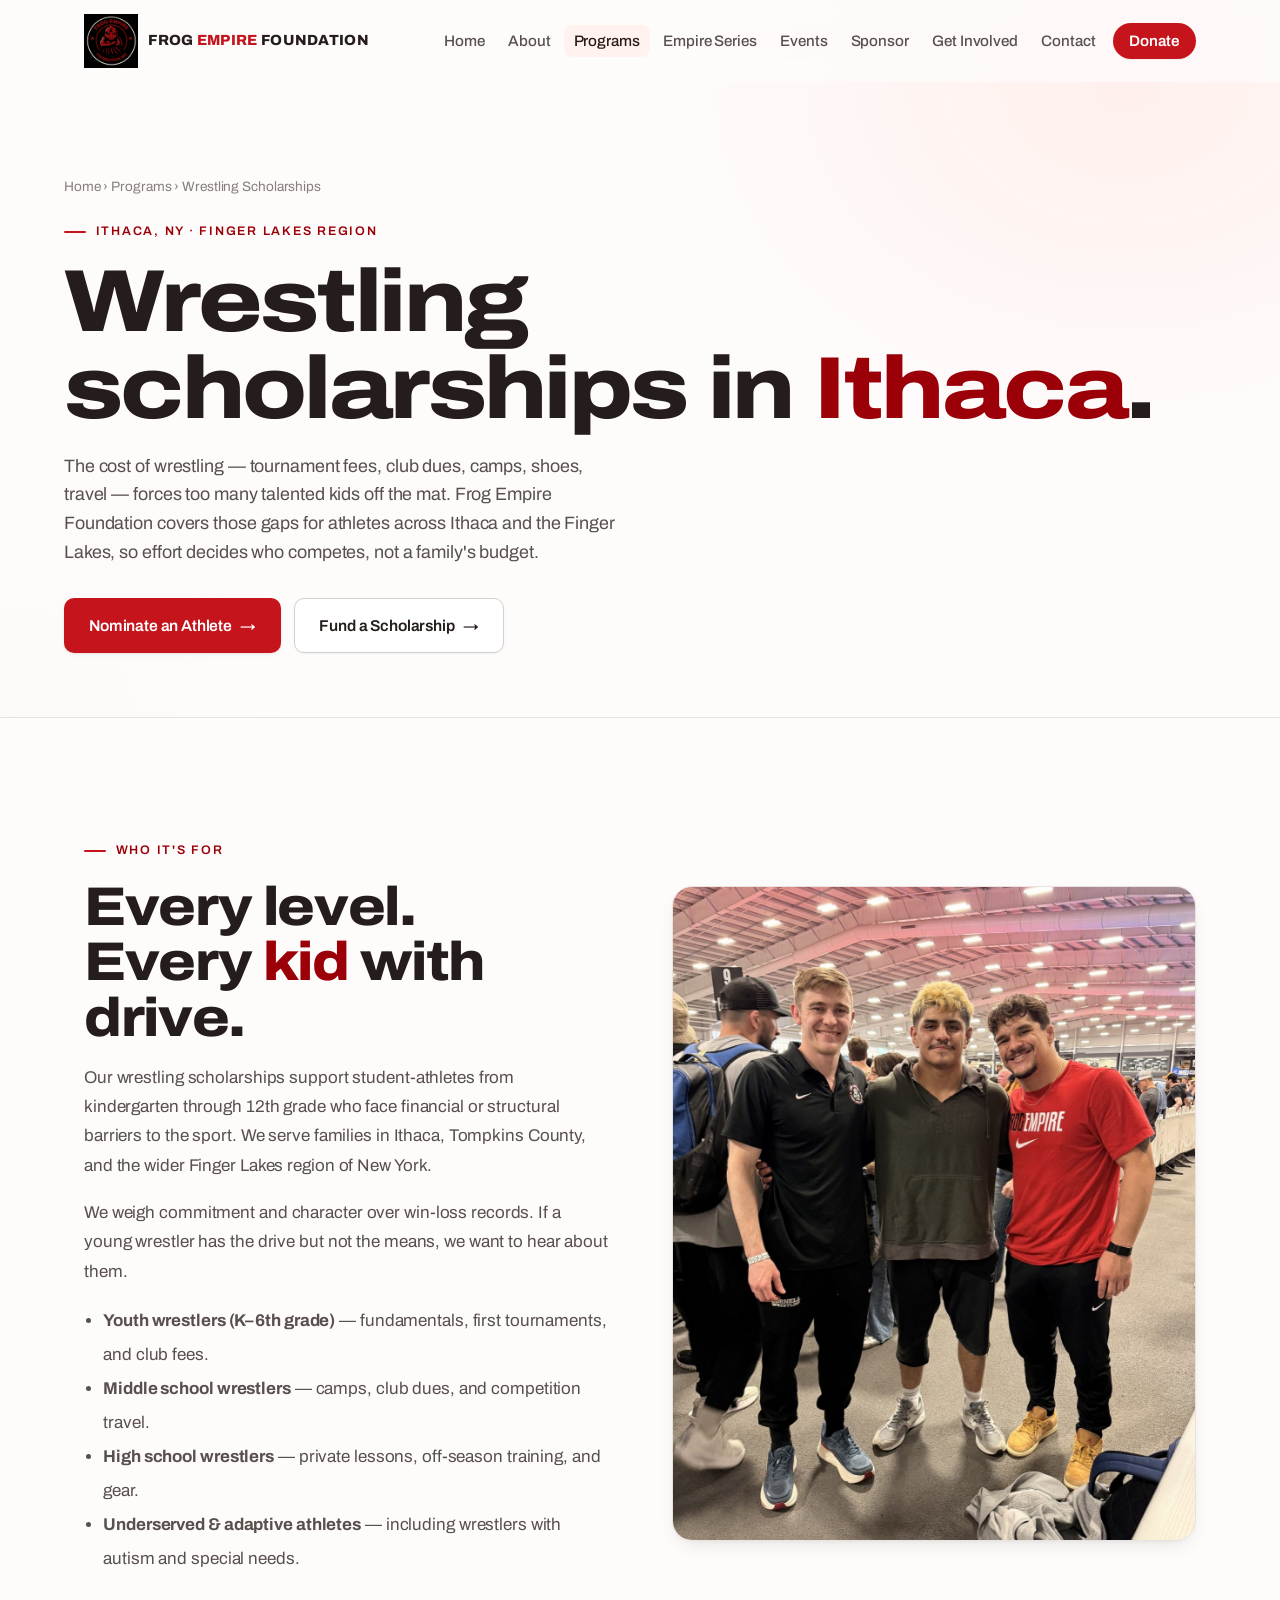
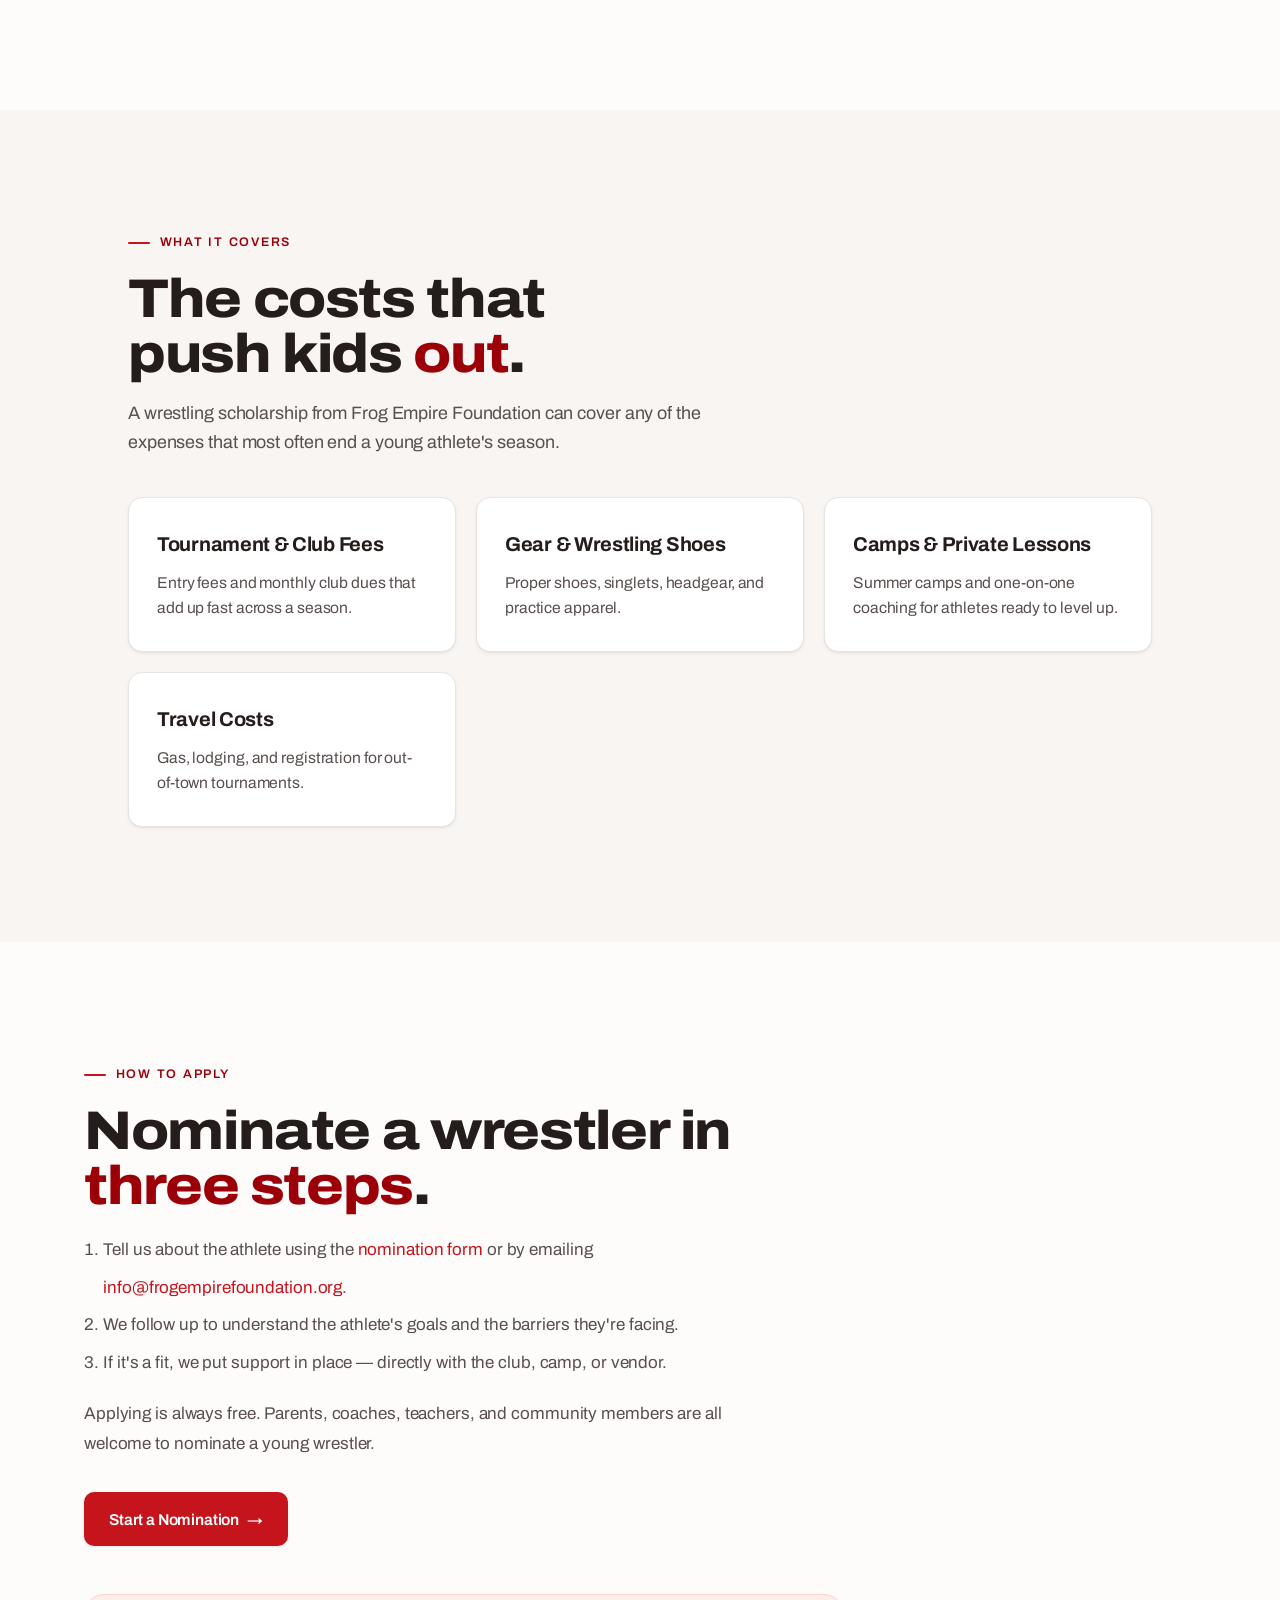
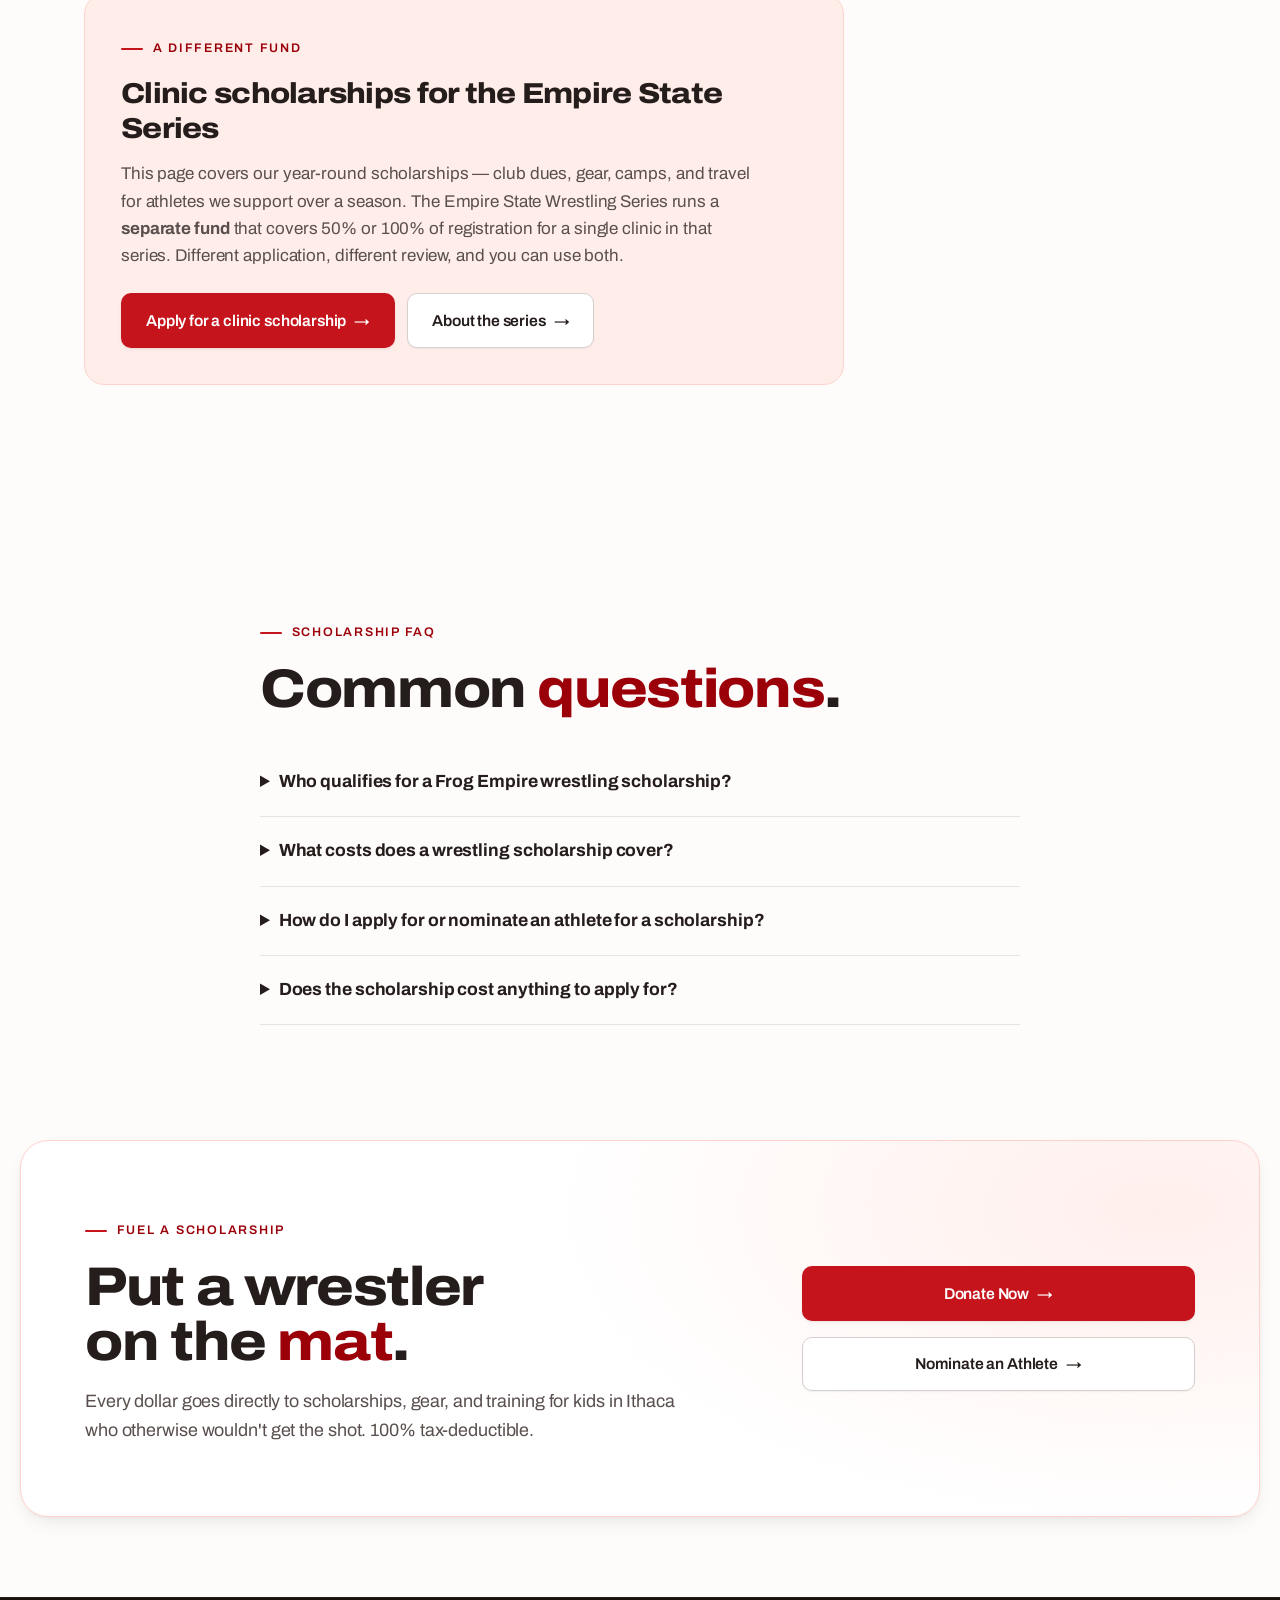
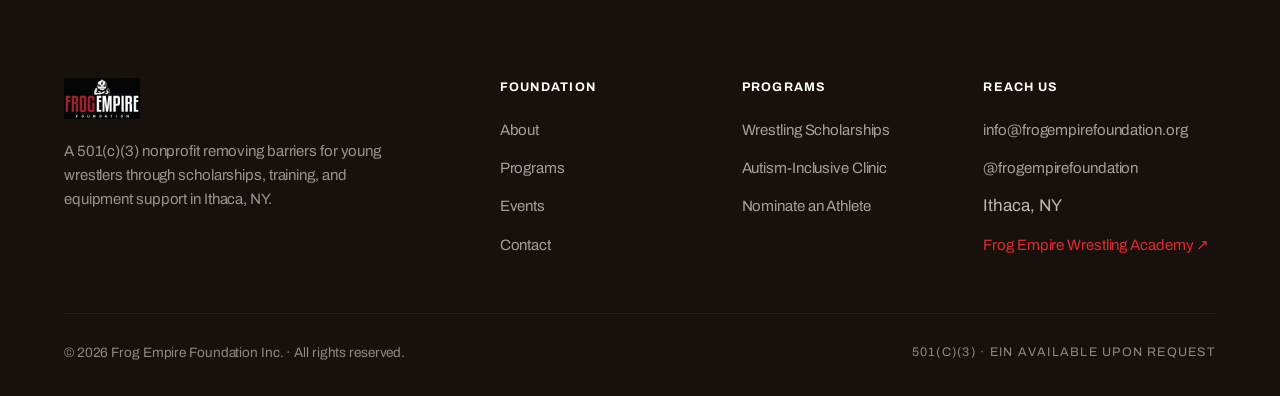
<file: wrestling-scholarships-ithaca-ny.html>
<!DOCTYPE html>
<html lang="en">
<head>
<meta charset="UTF-8">
<meta name="viewport" content="width=device-width, initial-scale=1.0">

<!-- ===== PRIMARY SEO ===== -->
<title>Wrestling Scholarships in Ithaca, NY &amp; the Finger Lakes | Frog Empire</title>
<meta name="description" content="Need help with the cost of wrestling? Frog Empire Foundation offers youth, middle, and high school wrestling scholarships in Ithaca, NY and the Finger Lakes — covering fees, gear, camps, and training. Apply or nominate an athlete.">
<link rel="canonical" href="https://frogempirefoundation.org/wrestling-scholarships-ithaca-ny.html">
<meta name="robots" content="index, follow, max-image-preview:large, max-snippet:-1">
<meta name="theme-color" content="#b31b1b">
<meta name="geo.region" content="US-NY">
<meta name="geo.placename" content="Ithaca, New York">
<meta name="geo.position" content="42.4440;-76.5019">
<meta name="ICBM" content="42.4440, -76.5019">

<!-- ===== OPEN GRAPH / TWITTER ===== -->
<meta property="og:type" content="website">
<meta property="og:site_name" content="Frog Empire Foundation">
<meta property="og:title" content="Wrestling Scholarships in Ithaca, NY &amp; the Finger Lakes">
<meta property="og:description" content="Youth, middle, and high school wrestling scholarships in Ithaca, NY — covering fees, gear, camps, and training so cost never decides who competes.">
<meta property="og:url" content="https://frogempirefoundation.org/wrestling-scholarships-ithaca-ny.html">
<meta property="og:image" content="https://frogempirefoundation.org/images/og-default.jpg">
<meta property="og:image:width" content="1200">
<meta property="og:image:height" content="630">
<meta property="og:locale" content="en_US">
<meta name="twitter:card" content="summary_large_image">
<meta name="twitter:title" content="Wrestling Scholarships in Ithaca, NY &amp; the Finger Lakes">
<meta name="twitter:description" content="Youth, middle, and high school wrestling scholarships in Ithaca, NY — fees, gear, camps, and training covered.">
<meta name="twitter:image" content="https://frogempirefoundation.org/images/og-default.jpg">

<!-- ===== ICONS / MANIFEST / FONTS ===== -->
<link rel="icon" type="image/png" href="images/logo-outline.png">
<link rel="apple-touch-icon" href="images/logo-circle-red.png">
<link rel="manifest" href="site.webmanifest">
<link rel="preconnect" href="https://fonts.googleapis.com">
<link rel="preconnect" href="https://fonts.gstatic.com" crossorigin>
<link rel="stylesheet" href="https://fonts.googleapis.com/css2?family=Archivo:wdth,wght@100..125,300..900&display=swap">
<link rel="stylesheet" href="styles.css?v=3">

<!-- ===== STRUCTURED DATA ===== -->
<script type="application/ld+json">
{
  "@context": "https://schema.org",
  "@graph": [
    {
      "@type": ["NGO", "SportsOrganization"],
      "@id": "https://frogempirefoundation.org/#organization",
      "name": "Frog Empire Foundation",
      "url": "https://frogempirefoundation.org/",
      "logo": "https://frogempirefoundation.org/images/logo-primary.png",
      "email": "info@frogempirefoundation.org",
      "sport": "Wrestling",
      "nonprofitStatus": "Nonprofit501c3",
      "address": { "@type": "PostalAddress", "addressLocality": "Ithaca", "addressRegion": "NY", "addressCountry": "US" },
      "sameAs": ["https://instagram.com/frogempirefoundation", "https://www.frogempire607.com"]
    },
    {
      "@type": "Service",
      "name": "Youth Wrestling Scholarships",
      "serviceType": "Wrestling scholarship and financial aid",
      "provider": { "@id": "https://frogempirefoundation.org/#organization" },
      "areaServed": [
        { "@type": "City", "name": "Ithaca, NY" },
        { "@type": "AdministrativeArea", "name": "Tompkins County, NY" },
        { "@type": "AdministrativeArea", "name": "Finger Lakes Region, NY" }
      ],
      "audience": { "@type": "EducationalAudience", "educationalRole": "K-12 student-athletes" },
      "description": "Scholarships covering tournament fees, club dues, private lessons, summer camps, gear, and travel for youth, middle school, and high school wrestlers facing financial barriers."
    },
    {
      "@type": "WebPage",
      "url": "https://frogempirefoundation.org/wrestling-scholarships-ithaca-ny.html",
      "name": "Wrestling Scholarships in Ithaca, NY",
      "about": { "@id": "https://frogempirefoundation.org/#organization" }
    },
    {
      "@type": "BreadcrumbList",
      "itemListElement": [
        { "@type": "ListItem", "position": 1, "name": "Home", "item": "https://frogempirefoundation.org/" },
        { "@type": "ListItem", "position": 2, "name": "Programs", "item": "https://frogempirefoundation.org/programs.html" },
        { "@type": "ListItem", "position": 3, "name": "Wrestling Scholarships in Ithaca, NY", "item": "https://frogempirefoundation.org/wrestling-scholarships-ithaca-ny.html" }
      ]
    },
    {
      "@type": "FAQPage",
      "mainEntity": [
        {
          "@type": "Question",
          "name": "Who qualifies for a Frog Empire wrestling scholarship?",
          "acceptedAnswer": { "@type": "Answer", "text": "Youth (K–6th grade), middle school, and high school wrestlers in Ithaca, NY and the surrounding Finger Lakes region who face financial or structural barriers to training and competing. Effort and commitment matter more than win-loss record." }
        },
        {
          "@type": "Question",
          "name": "What costs does a wrestling scholarship cover?",
          "acceptedAnswer": { "@type": "Answer", "text": "Scholarships can cover tournament entry fees, club dues, private lessons, summer camps, wrestling shoes and gear, and travel costs — the expenses that most often force talented athletes to quit." }
        },
        {
          "@type": "Question",
          "name": "How do I apply for or nominate an athlete for a scholarship?",
          "acceptedAnswer": { "@type": "Answer", "text": "Use the nomination form on our Get Involved page or email info@frogempirefoundation.org. Parents, coaches, and community members can all nominate a wrestler, and athletes can apply on their own behalf." }
        },
        {
          "@type": "Question",
          "name": "Does the scholarship cost anything to apply for?",
          "acceptedAnswer": { "@type": "Answer", "text": "No. Applying for or nominating an athlete for a Frog Empire Foundation scholarship is completely free." }
        }
      ]
    }
  ]
}
</script>
</head>
<body>

<a class="skip-link" href="#main">Skip to main content</a>
<nav class="nav">
  <div class="nav-inner">
    <a href="index.html" class="nav-logo">
      <img src="images/logo-outline.png" alt="Frog Empire Foundation">
      <span>FROG <span class="text-red">EMPIRE</span> FOUNDATION</span>
    </a>
    <button class="nav-toggle" aria-label="Toggle navigation menu" aria-controls="primary-nav" aria-expanded="false">☰</button>
    <ul class="nav-links" id="primary-nav">
      <li><a href="index.html">Home</a></li>
      <li><a href="about.html">About</a></li>
      <li><a href="programs.html" class="active">Programs</a></li>
      <li><a href="empire-state-series.html">Empire Series</a></li>
      <li><a href="events.html">Events</a></li>
      <li><a href="sponsor.html">Sponsor</a></li>
      <li><a href="get-involved.html">Get Involved</a></li>
      <li><a href="contact.html">Contact</a></li>
      <li><a href="sponsor.html#donate" class="nav-donate">Donate</a></li>
    </ul>
  </div>
</nav>

<section class="page-header" id="main" tabindex="-1">
  <div class="page-header-inner">
    <nav aria-label="Breadcrumb" style="font-size: 0.85rem; color: var(--ink-3); margin-bottom: 1rem;">
      <a href="index.html" style="color: var(--ink-3);">Home</a> ›
      <a href="programs.html" style="color: var(--ink-3);">Programs</a> ›
      <span>Wrestling Scholarships</span>
    </nav>
    <div class="eyebrow">Ithaca, NY · Finger Lakes Region</div>
    <h1 class="h-display">Wrestling<br>scholarships in <span class="text-red">Ithaca</span>.</h1>
    <p class="lead" style="margin-top: 1rem;">The cost of wrestling — tournament fees, club dues, camps, shoes, travel — forces too many talented kids off the mat. Frog Empire Foundation covers those gaps for athletes across Ithaca and the Finger Lakes, so effort decides who competes, not a family's budget.</p>
    <div class="hero-ctas" style="margin-top: 2rem;">
      <a href="get-involved.html" class="btn btn-primary">Nominate an Athlete</a>
      <a href="sponsor.html#donate" class="btn btn-outline">Fund a Scholarship</a>
    </div>
  </div>
</section>

<!-- WHO QUALIFIES -->
<section class="section reveal">
  <div class="split">
    <div>
      <div class="eyebrow">Who It's For</div>
      <h2 class="h-section">Every level.<br>Every <span class="text-red">kid</span> with drive.</h2>
      <p class="body-text">Our wrestling scholarships support student-athletes from kindergarten through 12th grade who face financial or structural barriers to the sport. We serve families in Ithaca, Tompkins County, and the wider Finger Lakes region of New York.</p>
      <p class="body-text">We weigh commitment and character over win-loss records. If a young wrestler has the drive but not the means, we want to hear about them.</p>
      <ul class="body-text" style="padding-left: 1.2rem; line-height: 2;">
        <li><strong>Youth wrestlers (K–6th grade)</strong> — fundamentals, first tournaments, and club fees.</li>
        <li><strong>Middle school wrestlers</strong> — camps, club dues, and competition travel.</li>
        <li><strong>High school wrestlers</strong> — private lessons, off-season training, and gear.</li>
        <li><strong>Underserved &amp; adaptive athletes</strong> — including wrestlers with autism and special needs.</li>
      </ul>
    </div>
    <div class="split-visual">
      <img src="images/scholarship.jpg" alt="Youth wrestler supported by a Frog Empire Foundation scholarship in Ithaca, NY" width="1200" height="1600" loading="lazy" decoding="async">
    </div>
  </div>
</section>

<!-- WHAT IT COVERS -->
<section class="section reveal" style="background: var(--black-soft); max-width: 100%;">
  <div style="max-width: var(--max-width); margin: 0 auto; padding: 0 var(--gutter);">
    <div style="max-width: 720px; margin-bottom: 2rem;">
      <div class="eyebrow">What It Covers</div>
      <h2 class="h-section">The costs that<br>push kids <span class="text-red">out</span>.</h2>
      <p class="lead">A wrestling scholarship from Frog Empire Foundation can cover any of the expenses that most often end a young athlete's season.</p>
    </div>
    <div class="card-grid">
      <div class="card"><h3>Tournament &amp; Club Fees</h3><p>Entry fees and monthly club dues that add up fast across a season.</p></div>
      <div class="card"><h3>Gear &amp; Wrestling Shoes</h3><p>Proper shoes, singlets, headgear, and practice apparel.</p></div>
      <div class="card"><h3>Camps &amp; Private Lessons</h3><p>Summer camps and one-on-one coaching for athletes ready to level up.</p></div>
      <div class="card"><h3>Travel Costs</h3><p>Gas, lodging, and registration for out-of-town tournaments.</p></div>
    </div>
  </div>
</section>

<!-- HOW TO APPLY -->
<section class="section reveal">
  <div style="max-width: 760px;">
    <div class="eyebrow">How To Apply</div>
    <h2 class="h-section">Nominate a wrestler in<br><span class="text-red">three steps</span>.</h2>
    <ol class="body-text" style="padding-left: 1.2rem; line-height: 2.2;">
      <li>Tell us about the athlete using the <a href="get-involved.html" style="color: var(--red);">nomination form</a> or by emailing <a href="mailto:info@frogempirefoundation.org" style="color: var(--red);">info@frogempirefoundation.org</a>.</li>
      <li>We follow up to understand the athlete's goals and the barriers they're facing.</li>
      <li>If it's a fit, we put support in place — directly with the club, camp, or vendor.</li>
    </ol>
    <p class="body-text">Applying is always free. Parents, coaches, teachers, and community members are all welcome to nominate a young wrestler.</p>
    <a href="get-involved.html" class="btn btn-primary" style="margin-top: 1rem;">Start a Nomination</a>
  </div>

  <!-- ===== EMPIRE STATE SERIES CLINIC FUND — a separate, narrower program ===== -->
  <div class="door door-red" style="flex: 1 1 auto; max-width: 760px; margin-top: 3rem;">
    <div class="eyebrow">A Different Fund</div>
    <h2 class="h-sub" style="font-family: var(--font-display); font-weight: 800; font-stretch: 112%; font-size: clamp(1.5rem, 2.4vw, 1.8rem); letter-spacing: -0.025em;">Clinic scholarships for the Empire State Series</h2>
    <p style="color: var(--ink-2); max-width: 64ch; margin-bottom: 1.5rem;">This page covers our year-round scholarships — club dues, gear, camps, and travel for athletes we support over a season. The Empire State Wrestling Series runs a <strong>separate fund</strong> that covers 50% or 100% of registration for a single clinic in that series. Different application, different review, and you can use both.</p>
    <div style="display: flex; flex-wrap: wrap; gap: 0.75rem;">
      <a href="empire-state-series-scholarship.html" class="btn btn-primary">Apply for a clinic scholarship</a>
      <a href="empire-state-series.html" class="btn btn-outline">About the series</a>
    </div>
  </div>
</section>

<!-- FAQ -->
<section class="section reveal" id="faq" aria-labelledby="faq-heading">
  <div style="max-width: 760px; margin: 0 auto;">
    <div style="margin-bottom: 2rem;">
      <div class="eyebrow">Scholarship FAQ</div>
      <h2 class="h-section" id="faq-heading">Common <span class="text-red">questions</span>.</h2>
    </div>
    <details style="border-bottom: 1px solid var(--line); padding: 1.25rem 0;"><summary style="cursor: pointer; font-weight: 700; font-size: 1.1rem; color: var(--ink);">Who qualifies for a Frog Empire wrestling scholarship?</summary><p style="color: var(--ink-2); margin-top: 0.75rem;">Youth (K–6th grade), middle school, and high school wrestlers in Ithaca, NY and the surrounding Finger Lakes region who face financial or structural barriers to training and competing. Effort and commitment matter more than win-loss record.</p></details>
    <details style="border-bottom: 1px solid var(--line); padding: 1.25rem 0;"><summary style="cursor: pointer; font-weight: 700; font-size: 1.1rem; color: var(--ink);">What costs does a wrestling scholarship cover?</summary><p style="color: var(--ink-2); margin-top: 0.75rem;">Scholarships can cover tournament entry fees, club dues, private lessons, summer camps, wrestling shoes and gear, and travel costs — the expenses that most often force talented athletes to quit.</p></details>
    <details style="border-bottom: 1px solid var(--line); padding: 1.25rem 0;"><summary style="cursor: pointer; font-weight: 700; font-size: 1.1rem; color: var(--ink);">How do I apply for or nominate an athlete for a scholarship?</summary><p style="color: var(--ink-2); margin-top: 0.75rem;">Use the nomination form on our Get Involved page or email info@frogempirefoundation.org. Parents, coaches, and community members can all nominate a wrestler, and athletes can apply on their own behalf.</p></details>
    <details style="border-bottom: 1px solid var(--line); padding: 1.25rem 0;"><summary style="cursor: pointer; font-weight: 700; font-size: 1.1rem; color: var(--ink);">Does the scholarship cost anything to apply for?</summary><p style="color: var(--ink-2); margin-top: 0.75rem;">No. Applying for or nominating an athlete for a Frog Empire Foundation scholarship is completely free.</p></details>
  </div>
</section>

<!-- CTA -->
<section class="cta-banner reveal">
  <div class="cta-inner">
    <div>
      <div class="eyebrow">Fuel A Scholarship</div>
      <h2 class="h-section">Put a wrestler<br>on the <span class="text-red">mat</span>.</h2>
      <p class="lead">Every dollar goes directly to scholarships, gear, and training for kids in Ithaca who otherwise wouldn't get the shot. 100% tax-deductible.</p>
    </div>
    <div style="display: flex; flex-direction: column; gap: 1rem;">
      <a href="sponsor.html#donate" class="btn btn-primary">Donate Now</a>
      <a href="get-involved.html" class="btn btn-outline">Nominate an Athlete</a>
    </div>
  </div>
</section>

<!-- FOOTER -->
<footer class="footer">
  <div class="footer-inner">
    <div class="footer-brand">
      <img src="images/logo-primary.png" alt="Frog Empire Foundation">
      <p>A 501(c)(3) nonprofit removing barriers for young wrestlers through scholarships, training, and equipment support in Ithaca, NY.</p>
    </div>
    <div>
      <h4>Foundation</h4>
      <ul>
        <li><a href="about.html">About</a></li>
        <li><a href="programs.html">Programs</a></li>
        <li><a href="events.html">Events</a></li>
        <li><a href="contact.html">Contact</a></li>
      </ul>
    </div>
    <div>
      <h4>Programs</h4>
      <ul>
        <li><a href="wrestling-scholarships-ithaca-ny.html">Wrestling Scholarships</a></li>
        <li><a href="autism-inclusive-wrestling-clinic.html">Autism-Inclusive Clinic</a></li>
        <li><a href="get-involved.html">Nominate an Athlete</a></li>
      </ul>
    </div>
    <div>
      <h4>Reach Us</h4>
      <ul>
        <li><a href="mailto:info@frogempirefoundation.org">info@frogempirefoundation.org</a></li>
        <li><a href="https://instagram.com/frogempirefoundation" target="_blank" rel="noopener">@frogempirefoundation</a></li>
        <li>Ithaca, NY</li>
        <li><a href="https://www.frogempire607.com" target="_blank" rel="noopener" style="color: var(--red);">Frog Empire Wrestling Academy ↗</a></li>
      </ul>
    </div>
  </div>
  <div class="footer-bottom">
    <div>© 2026 Frog Empire Foundation Inc. · All rights reserved.</div>
    <div class="ein">501(c)(3) · EIN Available Upon Request</div>
  </div>
</footer>

<script src="main.js?v=2"></script>
</body>
</html>
</file>
<file: styles.css>
/* ========================================================================
   FROG EMPIRE FOUNDATION — DESIGN SYSTEM
   "Stripe-clean light surface, athletic precision"
   Light-first. One committed accent (brand red). Single family (Archivo).
   See DESIGN.md for the full rationale and token reference.
   ======================================================================== */

/* Fonts load via <link rel="preconnect"> + <link rel="stylesheet"> in each page
   <head> (non-render-blocking) instead of a render-blocking CSS @import. */

:root {
  /* ---- Color (OKLCH, warm-tinted neutrals — never pure #000/#fff) ---- */
  --bg:          oklch(0.992 0.003 50);   /* page — warm near-white paper */
  --bg-subtle:   oklch(0.972 0.005 50);   /* alternating section band */
  --surface:     oklch(1 0 0);            /* card / raised surface */
  --surface-2:   oklch(0.985 0.004 50);   /* inset / secondary surface */

  --ink:         oklch(0.24 0.012 40);    /* primary text — warm near-black */
  --ink-2:       oklch(0.44 0.012 40);    /* secondary text / body copy */
  --ink-3:       oklch(0.60 0.010 40);    /* muted labels / captions */
  --ink-deep:    oklch(0.18 0.014 40);    /* dark band background */
  --ink-deep-2:  oklch(0.24 0.014 40);    /* dark band raised surface */

  --line:        oklch(0.918 0.005 50);   /* hairline border */
  --line-2:      oklch(0.86 0.006 50);    /* stronger border / divider */
  --line-dark:   oklch(0.30 0.012 40);    /* border on dark bands */

  --red:         oklch(0.525 0.205 27);   /* brand red, refined (~#C21B1B) */
  --red-bright:  oklch(0.585 0.215 27);   /* hover */
  --red-deep:    oklch(0.43 0.18 27);     /* pressed / red text on light */
  --red-soft:    oklch(0.965 0.028 27);   /* red-tinted surface */
  --red-line:    oklch(0.90 0.05 27);     /* red-tinted border */
  --gold:        oklch(0.74 0.12 78);

  --white:       #ffffff;

  /* ---- Legacy token bridge (kept so existing inline styles resolve) ---- */
  --black:        var(--ink-deep);   /* used for intentional dark frames/text */
  --black-soft:   var(--bg-subtle);  /* inline alternating section bands */
  --black-card:   var(--surface);    /* inline card-like boxes */
  --gray-light:   var(--ink-2);      /* inline body copy */
  --gray:         var(--ink-3);      /* inline muted text */
  --gray-dark:    var(--line);       /* inline hairline borders */

  /* ---- Type ---- */
  --font-display: 'Archivo', 'Arial Narrow', system-ui, sans-serif;
  --font-heading: 'Archivo', system-ui, sans-serif;
  --font-accent:  'Archivo', system-ui, sans-serif;
  --font-body:    'Archivo', -apple-system, BlinkMacSystemFont, system-ui, sans-serif;

  /* ---- Radius ---- */
  --radius-xs: 8px;
  --radius-sm: 10px;
  --radius:    14px;
  --radius-lg: 20px;
  --radius-xl: 28px;
  --radius-pill: 999px;

  /* ---- Elevation (soft, warm-tinted) ---- */
  --shadow-xs: 0 1px 2px rgba(28,18,18,0.05);
  --shadow-sm: 0 1px 2px rgba(28,18,18,0.05), 0 2px 6px -2px rgba(28,18,18,0.07);
  --shadow-md: 0 2px 6px -2px rgba(28,18,18,0.06), 0 8px 22px -8px rgba(28,18,18,0.12);
  --shadow-lg: 0 6px 16px -6px rgba(28,18,18,0.10), 0 22px 48px -16px rgba(28,18,18,0.18);
  --shadow-red: 0 10px 26px -8px rgba(194,27,27,0.36);

  /* ---- Motion ---- */
  --ease: cubic-bezier(0.22, 1, 0.36, 1);   /* ease-out-quint */
  --ease-soft: cubic-bezier(0.33, 1, 0.68, 1);
  --dur-1: 0.18s;
  --dur-2: 0.32s;
  --dur-3: 0.55s;

  /* ---- Layout ---- */
  --max-width: 1240px;
  --gutter: clamp(1.5rem, 5vw, 4.5rem);
}

* { margin: 0; padding: 0; box-sizing: border-box; }

html { scroll-behavior: smooth; -webkit-text-size-adjust: 100%; }

body {
  background: var(--bg);
  color: var(--ink);
  font-family: var(--font-body);
  font-weight: 400;
  font-size: 1.0625rem;
  line-height: 1.6;
  letter-spacing: -0.006em;
  overflow-x: hidden;
  -webkit-font-smoothing: antialiased;
  -moz-osx-font-smoothing: grayscale;
  text-rendering: optimizeLegibility;
}

a { color: inherit; text-decoration: none; }
img { max-width: 100%; display: block; }

::selection { background: var(--red); color: var(--white); }

:focus-visible {
  outline: 2px solid var(--red);
  outline-offset: 3px;
  border-radius: 4px;
}

@media (prefers-reduced-motion: reduce) {
  *, *::before, *::after {
    animation-duration: 0.001ms !important;
    animation-iteration-count: 1 !important;
    transition-duration: 0.001ms !important;
    scroll-behavior: auto !important;
  }
}

/* ========================================================================
   NAVIGATION
   ======================================================================== */

.nav {
  position: fixed;
  top: 0; left: 0; right: 0;
  z-index: 1000;
  background: color-mix(in oklab, var(--bg) 78%, transparent);
  backdrop-filter: saturate(160%) blur(16px);
  -webkit-backdrop-filter: saturate(160%) blur(16px);
  border-bottom: 1px solid transparent;
  transition: border-color var(--dur-2) var(--ease), background var(--dur-2) var(--ease);
}

/* main.js adds .scrolled once the page moves */
.nav.scrolled {
  background: color-mix(in oklab, var(--bg) 90%, transparent);
  border-bottom-color: var(--line);
  box-shadow: var(--shadow-sm);
}

.nav-inner {
  max-width: var(--max-width);
  margin: 0 auto;
  padding: 0.85rem var(--gutter);
  display: flex;
  align-items: center;
  justify-content: space-between;
  gap: 2rem;
}

.nav-logo {
  display: flex;
  align-items: center;
  gap: 0.65rem;
  font-family: var(--font-heading);
  font-weight: 800;
  font-size: 0.92rem;
  letter-spacing: 0.02em;
  text-transform: uppercase;
  color: var(--ink);
}

.nav-logo img { height: 54px; width: 54px; object-fit: contain; }
.nav-logo .text-red { color: var(--red); }

.nav-links {
  display: flex;
  gap: 0.35rem;
  align-items: center;
  list-style: none;
}

.nav-links a {
  font-family: var(--font-body);
  font-weight: 500;
  font-size: 0.95rem;
  letter-spacing: -0.005em;
  text-transform: none;
  color: var(--ink-2);
  padding: 0.5rem 0.8rem;
  border-radius: var(--radius-xs);
  transition: color var(--dur-1) var(--ease), background var(--dur-1) var(--ease);
}

.nav-links a:hover { color: var(--ink); background: var(--surface-2); }
.nav-links a.active { color: var(--ink); }
.nav-links a.active:not(.nav-donate) { background: color-mix(in oklab, var(--red-soft) 70%, transparent); }

.nav-donate {
  background: var(--red);
  color: var(--white) !important;
  padding: 0.6rem 1.15rem !important;
  border-radius: var(--radius-pill) !important;
  font-weight: 600 !important;
  margin-left: 0.4rem;
  box-shadow: var(--shadow-xs);
  transition: background var(--dur-1) var(--ease), transform var(--dur-1) var(--ease), box-shadow var(--dur-2) var(--ease) !important;
}
.nav-donate:hover {
  background: var(--red-bright) !important;
  transform: translateY(-1px);
  box-shadow: var(--shadow-red);
}

.nav-toggle {
  display: none;
  background: var(--surface);
  border: 1px solid var(--line-2);
  border-radius: var(--radius-xs);
  color: var(--ink);
  font-family: system-ui, -apple-system, sans-serif;
  font-size: 1.25rem;
  line-height: 1;
  width: 44px; height: 44px;
  cursor: pointer;
  align-items: center;
  justify-content: center;
  box-shadow: var(--shadow-xs);
  transition: border-color var(--dur-1) var(--ease), background var(--dur-1) var(--ease);
}
.nav-toggle:hover { border-color: var(--ink-3); background: var(--surface-2); }

/* Raised from 940px when the nav grew to nine items (Empire Series): below
   this width the bar can no longer hold them on one line, so the menu button
   takes over instead of letting labels wrap. */
@media (max-width: 1140px) {
  .nav-toggle { display: inline-flex; }
  .nav-links {
    position: fixed;
    top: 80px; left: 0; right: 0;
    background: var(--bg);
    flex-direction: column;
    align-items: stretch;
    padding: 0.75rem var(--gutter) 1.25rem;
    border-bottom: 1px solid var(--line);
    box-shadow: var(--shadow-lg);
    gap: 0;
    transform: translateY(-130%);
    opacity: 0;
    pointer-events: none;
    transition: transform var(--dur-3) var(--ease), opacity var(--dur-2) var(--ease);
  }
  .nav-links.open { transform: translateY(0); opacity: 1; pointer-events: auto; }
  /* Full-width rows with generous tap targets (≥48px) and hairline dividers */
  .nav-links a {
    display: flex;
    align-items: center;
    min-height: 52px;
    padding: 0.5rem 0.75rem;
    font-size: 1.08rem;
    border-radius: var(--radius-xs);
    border-bottom: 1px solid var(--line);
  }
  .nav-links a:last-of-type { border-bottom: none; }
  /* Donate sits apart as a clear button, not another list row */
  .nav-donate {
    justify-content: center;
    text-align: center;
    margin: 0.85rem 0 0 !important;
    min-height: 52px;
    padding: 0.5rem 1rem !important;
    border-bottom: none !important;
  }
}

/* ========================================================================
   BUTTONS
   ======================================================================== */

.btn {
  display: inline-flex;
  align-items: center;
  justify-content: center;
  gap: 0.5rem;
  padding: 0.85rem 1.5rem;
  font-family: var(--font-body);
  font-weight: 600;
  font-size: 0.98rem;
  letter-spacing: -0.01em;
  text-transform: none;
  border: 1px solid transparent;
  border-radius: var(--radius-sm);
  cursor: pointer;
  transition: background var(--dur-1) var(--ease), color var(--dur-1) var(--ease),
              border-color var(--dur-1) var(--ease), transform var(--dur-1) var(--ease),
              box-shadow var(--dur-2) var(--ease);
}

.btn::after { content: '→'; font-weight: 500; transition: transform var(--dur-1) var(--ease); }
.btn:hover::after { transform: translateX(3px); }

.btn-primary {
  background: var(--red);
  color: var(--white);
  box-shadow: var(--shadow-sm);
}
.btn-primary:hover {
  background: var(--red-bright);
  transform: translateY(-2px);
  box-shadow: var(--shadow-red);
}
.btn-primary:active { transform: translateY(0); }

.btn-outline {
  background: var(--surface);
  color: var(--ink);
  border-color: var(--line-2);
  box-shadow: var(--shadow-xs);
}
.btn-outline:hover {
  border-color: var(--ink);
  transform: translateY(-2px);
  box-shadow: var(--shadow-md);
}

.btn-ghost {
  background: transparent;
  color: var(--red-deep);
  border-color: var(--red-line);
}
.btn-ghost:hover {
  background: var(--red-soft);
  border-color: var(--red);
  transform: translateY(-1px);
}

/* On dark bands, recolor outline/ghost for contrast */
.on-dark .btn-outline { background: transparent; color: var(--white); border-color: rgba(255,255,255,0.28); box-shadow: none; }
.on-dark .btn-outline:hover { border-color: var(--white); background: rgba(255,255,255,0.06); }

/* ========================================================================
   SECTION PATTERNS & TYPOGRAPHY
   ======================================================================== */

.section {
  padding: clamp(4rem, 9vw, 7.5rem) var(--gutter);
  max-width: var(--max-width);
  margin: 0 auto;
}

.section-tight {
  padding: clamp(3rem, 7vw, 5.5rem) var(--gutter);
  max-width: var(--max-width);
  margin: 0 auto;
}

/* Full-bleed bands: inline `max-width:100%` sections get an inner wrapper in markup */
.band { background: var(--bg-subtle); }

.eyebrow {
  display: inline-flex;
  align-items: center;
  gap: 0.6rem;
  font-family: var(--font-accent);
  font-weight: 600;
  font-size: 0.78rem;
  letter-spacing: 0.14em;
  text-transform: uppercase;
  color: var(--red-deep);
  margin-bottom: 1.1rem;
}
.eyebrow::before {
  content: '';
  width: 22px; height: 2px;
  background: var(--red);
  border-radius: 2px;
}

.h-display {
  font-family: var(--font-display);
  font-weight: 800;
  font-stretch: 118%;
  font-size: clamp(2.6rem, 7vw, 5.5rem);
  line-height: 0.98;
  letter-spacing: -0.03em;
  text-transform: none;
  color: var(--ink);
  margin-bottom: 1.25rem;
}

.h-section {
  font-family: var(--font-display);
  font-weight: 800;
  font-stretch: 112%;
  font-size: clamp(2rem, 4.6vw, 3.4rem);
  line-height: 1.02;
  letter-spacing: -0.025em;
  text-transform: none;
  color: var(--ink);
  margin-bottom: 1.1rem;
}

.h-sub {
  font-family: var(--font-heading);
  font-weight: 700;
  font-size: clamp(1.2rem, 2.2vw, 1.6rem);
  line-height: 1.2;
  letter-spacing: -0.015em;
  text-transform: none;
  margin-bottom: 0.9rem;
}

.lead {
  font-size: clamp(1.08rem, 1.4vw, 1.28rem);
  line-height: 1.6;
  font-weight: 400;
  color: var(--ink-2);
  max-width: 60ch;
  margin-bottom: 1.75rem;
}

.body-text {
  color: var(--ink-2);
  font-size: 1.0625rem;
  line-height: 1.72;
  max-width: 68ch;
  margin-bottom: 1.15rem;
}

.text-red { color: var(--red-deep); }
.text-gold { color: var(--gold); }

/* Old loud outline-headline device → calm, refined emphasis on light bg */
.stroke {
  color: var(--ink-3);
  -webkit-text-stroke: 0 !important;
  font-weight: 800;
}

/* ========================================================================
   HERO
   ======================================================================== */

.hero {
  min-height: min(92vh, 880px);
  padding: clamp(7rem, 12vw, 9.5rem) var(--gutter) clamp(3rem, 6vw, 5rem);
  display: flex;
  align-items: center;
  position: relative;
  overflow: hidden;
  background: var(--bg);
}

.hero::before {
  content: '';
  position: absolute;
  inset: 0;
  background:
    radial-gradient(ellipse 60% 50% at 82% 35%, color-mix(in oklab, var(--red-soft) 90%, transparent), transparent 70%),
    radial-gradient(ellipse 50% 60% at 12% 8%, var(--surface-2), transparent 70%);
  z-index: 0;
}
/* faint engineered grid, very subtle */
.hero::after {
  content: '';
  position: absolute;
  inset: 0;
  background-image:
    linear-gradient(var(--line) 1px, transparent 1px),
    linear-gradient(90deg, var(--line) 1px, transparent 1px);
  background-size: 72px 72px;
  opacity: 0.35;
  z-index: 0;
  mask-image: radial-gradient(ellipse 70% 70% at 75% 40%, black, transparent 75%);
  -webkit-mask-image: radial-gradient(ellipse 70% 70% at 75% 40%, black, transparent 75%);
}

.hero-inner {
  max-width: var(--max-width);
  margin: 0 auto;
  width: 100%;
  display: grid;
  grid-template-columns: 1fr minmax(300px, 360px);
  gap: clamp(2rem, 5vw, 4.5rem);
  align-items: center;
  position: relative;
  z-index: 1;
}

@media (max-width: 940px) {
  .hero-inner { grid-template-columns: 1fr; gap: 1.25rem; }
  /* Stack a compact, clearly-separated badge above the text so it never
     overlaps the headline. object-fit:contain (base rule) keeps it circular. */
  .hero-visual { order: -1; max-width: 200px; margin: 0 auto 0.5rem; }
  .hero-visual img { max-width: 200px; animation: none; }   /* no float on mobile */
  .hero-visual::before { display: none; }
}
@media (max-width: 460px) {
  .hero-visual,
  .hero-visual img { max-width: 150px; }
}

.hero-title {
  font-family: var(--font-display);
  font-weight: 900;
  font-stretch: 118%;
  font-size: clamp(2.25rem, 8vw, 6.5rem);
  line-height: 0.94;
  letter-spacing: -0.035em;
  text-transform: none;
  color: var(--ink);
  margin-bottom: 1.4rem;
  overflow-wrap: break-word;
  hyphens: none;
}
@media (max-width: 460px) {
  .hero-title { font-stretch: 100%; letter-spacing: -0.04em; }
}
.hero-title .stroke {
  color: var(--ink-3);
  -webkit-text-stroke: 0;
}
.hero-title .red { color: var(--red); }

.hero-sub {
  font-size: clamp(1.1rem, 1.5vw, 1.35rem);
  color: var(--ink-2);
  margin-bottom: 2.25rem;
  max-width: 46ch;
  line-height: 1.6;
}

.hero-ctas { display: flex; gap: 0.85rem; flex-wrap: wrap; }

.hero-visual {
  position: relative;
  display: flex;
  align-items: center;
  justify-content: center;
  margin: 0 auto;
}
.hero-visual img {
  width: 100%;
  max-width: 380px;
  aspect-ratio: 1;          /* square frame */
  height: auto;
  object-fit: contain;      /* keep the round badge perfectly circular — never stretch */
  filter: drop-shadow(0 18px 40px rgba(194,27,27,0.20));
  animation: float 7s var(--ease-soft) infinite;
}
.hero-visual::before {
  content: '';
  position: absolute;
  inset: 12%;
  background: radial-gradient(circle, color-mix(in oklab, var(--red-soft) 80%, transparent) 0%, transparent 70%);
  border-radius: 50%;
  filter: blur(30px);
  z-index: -1;
}

@keyframes float {
  0%, 100% { transform: translateY(0); }
  50% { transform: translateY(-14px); }
}

/* ---- Marquee ticker (quieted) ---- */
.ticker {
  border-top: 1px solid var(--line);
  border-bottom: 1px solid var(--line);
  overflow: hidden;
  padding: 0.9rem 0;
  background: var(--surface);
  -webkit-mask-image: linear-gradient(90deg, transparent, black 8%, black 92%, transparent);
  mask-image: linear-gradient(90deg, transparent, black 8%, black 92%, transparent);
}
.ticker-track {
  display: flex;
  gap: 2.75rem;
  width: max-content;
  animation: marquee 45s linear infinite;
  white-space: nowrap;
  font-family: var(--font-display);
  font-weight: 700;
  font-stretch: 110%;
  font-size: clamp(0.95rem, 1.6vw, 1.25rem);
  letter-spacing: 0.02em;
  text-transform: uppercase;
  color: var(--ink-2);
}
.ticker:hover .ticker-track { animation-play-state: paused; }
.ticker-track .dot { color: var(--red); }

@keyframes marquee {
  from { transform: translateX(0); }
  to { transform: translateX(-50%); }
}

/* ========================================================================
   STATS BAND  (deliberate dark moment)
   ======================================================================== */

.stats {
  background: var(--ink-deep);
  color: var(--white);
  padding: clamp(3.5rem, 7vw, 5.5rem) var(--gutter);
  position: relative;
  overflow: hidden;
}
.stats::before {
  content: '';
  position: absolute;
  inset: 0;
  background:
    radial-gradient(ellipse 50% 80% at 88% 50%, rgba(194,27,27,0.22), transparent 70%);
}
.stats-inner {
  max-width: var(--max-width);
  margin: 0 auto;
  display: grid;
  grid-template-columns: repeat(auto-fit, minmax(min(190px, 100%), 1fr));
  gap: clamp(1.5rem, 3vw, 2.5rem);
  position: relative;
}
.stat-item { text-align: left; }
.stat-item + .stat-item { position: relative; }
.stat-number {
  font-family: var(--font-display);
  font-weight: 800;
  font-stretch: 115%;
  font-size: clamp(2.6rem, 5vw, 4.25rem);
  line-height: 1;
  color: var(--white);
  letter-spacing: -0.02em;
  margin-bottom: 0.5rem;
}
.stat-label {
  font-family: var(--font-accent);
  font-weight: 500;
  font-size: 0.82rem;
  letter-spacing: 0.12em;
  text-transform: uppercase;
  color: rgba(255,255,255,0.62);
}

/* ========================================================================
   CARDS / GRIDS
   ======================================================================== */

.card-grid {
  display: grid;
  grid-template-columns: repeat(auto-fit, minmax(min(270px, 100%), 1fr));
  gap: 1.25rem;
  margin-top: 2.5rem;
}

.card {
  background: var(--surface);
  border: 1px solid var(--line);
  border-radius: var(--radius);
  padding: 1.9rem 1.75rem;
  position: relative;
  box-shadow: var(--shadow-sm);
  transition: transform var(--dur-2) var(--ease), box-shadow var(--dur-2) var(--ease), border-color var(--dur-2) var(--ease);
}
.card:hover {
  transform: translateY(-4px);
  box-shadow: var(--shadow-lg);
  border-color: var(--line-2);
}

.card-number {
  display: inline-flex;
  align-items: center;
  justify-content: center;
  min-width: 2.6rem; height: 2.6rem;
  padding: 0 0.5rem;
  font-family: var(--font-display);
  font-weight: 800;
  font-size: 1.15rem;
  color: var(--red-deep);
  background: var(--red-soft);
  border-radius: var(--radius-xs);
  line-height: 1;
  margin-bottom: 1.2rem;
}

.card h3 {
  font-family: var(--font-heading);
  font-weight: 700;
  font-size: 1.25rem;
  letter-spacing: -0.015em;
  text-transform: none;
  margin-bottom: 0.6rem;
  color: var(--ink);
}
.card p {
  color: var(--ink-2);
  font-size: 0.98rem;
  line-height: 1.62;
}

/* ========================================================================
   SPLIT / FEATURE ROWS
   ======================================================================== */

.split {
  display: grid;
  grid-template-columns: 1fr 1fr;
  gap: clamp(2rem, 5vw, 4.5rem);
  align-items: center;
}
.split.reverse { direction: rtl; }
.split.reverse > * { direction: ltr; }

@media (max-width: 900px) {
  .split { grid-template-columns: 1fr; gap: 2rem; }
  .split.reverse { direction: ltr; }
}

.split-visual {
  aspect-ratio: 4/5;
  background: var(--surface-2);
  border: 1px solid var(--line);
  border-radius: var(--radius-lg);
  position: relative;
  overflow: hidden;
  display: flex;
  align-items: center;
  justify-content: center;
  box-shadow: var(--shadow-md);
}
.split-visual img { width: 100%; height: 100%; object-fit: cover; }

.image-placeholder {
  font-family: var(--font-accent);
  font-size: 0.85rem;
  letter-spacing: 0.12em;
  text-transform: uppercase;
  color: var(--ink-3);
  text-align: center;
  padding: 2rem;
  line-height: 1.7;
}
.image-placeholder::before {
  content: '📸';
  display: block;
  font-size: 2.5rem;
  margin-bottom: 0.85rem;
  opacity: 0.4;
}

/* ========================================================================
   CTA BANNER  (soft red-tinted panel)
   ======================================================================== */

.cta-banner {
  max-width: var(--max-width);
  margin: 0 auto clamp(3rem, 7vw, 5rem);
  padding: clamp(2.75rem, 6vw, 4.5rem) clamp(1.75rem, 5vw, 4rem);
  position: relative;
  overflow: hidden;
  background:
    radial-gradient(ellipse 70% 120% at 92% 18%, color-mix(in oklab, var(--red-soft) 88%, transparent), transparent 70%),
    var(--surface);
  border: 1px solid var(--red-line);
  border-radius: var(--radius-xl);
  box-shadow: var(--shadow-md);
}
.cta-inner {
  max-width: var(--max-width);
  margin: 0 auto;
  position: relative;
  display: grid;
  grid-template-columns: 1.7fr 1fr;
  gap: clamp(1.5rem, 4vw, 3rem);
  align-items: center;
}
.cta-banner .lead { margin-bottom: 0; }
@media (max-width: 800px) { .cta-inner { grid-template-columns: 1fr; } }

/* ========================================================================
   PAGE HEADER (inner pages)
   ======================================================================== */

.page-header {
  padding: clamp(8rem, 14vw, 11rem) var(--gutter) clamp(2.5rem, 5vw, 4rem);
  background: var(--bg);
  position: relative;
  overflow: hidden;
  border-bottom: 1px solid var(--line);
}
.page-header::before {
  content: '';
  position: absolute;
  inset: 0;
  background:
    radial-gradient(ellipse 55% 75% at 88% 12%, color-mix(in oklab, var(--red-soft) 80%, transparent), transparent 70%),
    radial-gradient(ellipse 40% 60% at 0% 100%, var(--surface-2), transparent 70%);
}
.page-header-inner {
  max-width: var(--max-width);
  margin: 0 auto;
  position: relative;
}
.page-header .lead { max-width: 56ch; }

/* ========================================================================
   SPONSOR TIERS
   ======================================================================== */

.tiers {
  display: grid;
  grid-template-columns: repeat(auto-fit, minmax(min(265px, 100%), 1fr));
  gap: 1.25rem;
  margin-top: 2.5rem;
}

.tier {
  background: var(--surface);
  border: 1px solid var(--line);
  border-radius: var(--radius);
  padding: 1.75rem 1.6rem;
  position: relative;
  display: flex;
  flex-direction: column;
  box-shadow: var(--shadow-sm);
  transition: transform var(--dur-2) var(--ease), box-shadow var(--dur-2) var(--ease), border-color var(--dur-2) var(--ease);
}
.tier:hover {
  transform: translateY(-4px);
  box-shadow: var(--shadow-lg);
  border-color: color-mix(in oklab, var(--tier-color, var(--red)) 45%, var(--line));
}

.tier-tag {
  font-family: var(--font-accent);
  font-weight: 600;
  font-size: 0.8rem;
  letter-spacing: 0.06em;
  text-transform: uppercase;
  color: var(--tier-color-ink, var(--ink-3));
  margin-bottom: 1.1rem;
}

.tier-name {
  font-family: var(--font-display);
  font-weight: 800;
  font-stretch: 112%;
  font-size: 2rem;
  line-height: 1;
  margin-bottom: 0.4rem;
  color: var(--ink);
}

.tier-price {
  font-family: var(--font-display);
  font-weight: 800;
  font-stretch: 110%;
  font-size: 2.6rem;
  color: var(--ink);
  line-height: 1;
  margin-bottom: 0.35rem;
  letter-spacing: -0.02em;
}
.tier-period {
  font-family: var(--font-accent);
  font-weight: 500;
  font-size: 0.82rem;
  letter-spacing: 0.1em;
  text-transform: uppercase;
  color: var(--ink-3);
  margin-bottom: 1.5rem;
}

.tier ul { list-style: none; margin-bottom: 1.6rem; flex-grow: 1; }
.tier li {
  padding: 0.55rem 0 0.55rem 1.65rem;
  position: relative;
  color: var(--ink-2);
  font-size: 0.95rem;
  line-height: 1.45;
  border-bottom: 1px solid var(--line);
}
.tier li:last-child { border-bottom: none; }
.tier li::before {
  content: '';
  position: absolute;
  left: 0; top: 0.95rem;
  width: 7px; height: 7px;
  border-radius: 2px;
  background: var(--tier-color, var(--red));
}

.tier .btn { width: 100%; }

/* Tier accent colors (also drive a readable on-light text variant) */
.tier-bronze   { --tier-color: #B87333; --tier-color-ink: #8a531f; }
.tier-silver   { --tier-color: #9a9a9a; --tier-color-ink: #6f6f6f; }
.tier-gold     { --tier-color: #C99A2E; --tier-color-ink: #9a7212; }
.tier-platinum { --tier-color: #8FA0A8; --tier-color-ink: #5f6e75; }
.tier-founder  { --tier-color: var(--red); --tier-color-ink: var(--red-deep); }

.tier-founder {
  border: 1.5px solid var(--red);
  box-shadow: var(--shadow-md), 0 0 0 4px var(--red-soft);
}
.tier-founder::before {
  content: 'FLAGSHIP';
  position: absolute;
  top: -11px; left: 1.6rem;
  background: var(--red);
  color: var(--white);
  font-family: var(--font-accent);
  font-weight: 700;
  font-size: 0.7rem;
  letter-spacing: 0.16em;
  padding: 0.32rem 0.8rem;
  border-radius: var(--radius-pill);
}

/* ========================================================================
   TEAM
   ======================================================================== */

.team-grid {
  display: grid;
  grid-template-columns: repeat(auto-fit, minmax(min(290px, 100%), 1fr));
  gap: 1.5rem;
  margin-top: 2.5rem;
}
.team-card {
  background: var(--surface);
  border: 1px solid var(--line);
  border-radius: var(--radius);
  overflow: hidden;
  box-shadow: var(--shadow-sm);
  transition: transform var(--dur-2) var(--ease), box-shadow var(--dur-2) var(--ease), border-color var(--dur-2) var(--ease);
}
.team-card:hover {
  transform: translateY(-4px);
  box-shadow: var(--shadow-lg);
  border-color: var(--line-2);
}
.team-photo {
  aspect-ratio: 1;
  background: linear-gradient(150deg, var(--surface-2), var(--red-soft));
  display: flex;
  align-items: center;
  justify-content: center;
  font-family: var(--font-display);
  font-size: 4rem;
  color: rgba(0,0,0,0.08);
  position: relative;
  overflow: hidden;
}
.team-photo img { width: 100%; height: 100%; object-fit: cover; }
.team-info { padding: 1.6rem; }
.team-name {
  font-family: var(--font-heading);
  font-weight: 700;
  font-size: 1.3rem;
  letter-spacing: -0.015em;
  text-transform: none;
  margin-bottom: 0.2rem;
  color: var(--ink);
}
.team-role {
  font-family: var(--font-accent);
  font-weight: 600;
  font-size: 0.82rem;
  letter-spacing: 0.08em;
  text-transform: uppercase;
  color: var(--red-deep);
  margin-bottom: 0.9rem;
}
.team-bio { color: var(--ink-2); font-size: 0.96rem; line-height: 1.6; }

/* ========================================================================
   FORMS
   ======================================================================== */

form { display: flex; flex-direction: column; gap: 1.15rem; }

.form-group label {
  display: block;
  font-family: var(--font-body);
  font-weight: 600;
  font-size: 0.85rem;
  letter-spacing: -0.005em;
  text-transform: none;
  color: var(--ink);
  margin-bottom: 0.45rem;
}

input, textarea, select {
  width: 100%;
  background: var(--surface);
  border: 1px solid var(--line-2);
  border-radius: var(--radius-sm);
  color: var(--ink);
  padding: 0.85rem 0.95rem;
  font-family: var(--font-body);
  font-size: 1rem;
  transition: border-color var(--dur-1) var(--ease), box-shadow var(--dur-1) var(--ease);
}
input::placeholder, textarea::placeholder { color: var(--ink-3); }
input:focus, textarea:focus, select:focus {
  outline: none;
  border-color: var(--red);
  box-shadow: 0 0 0 3px var(--red-soft);
}
textarea { resize: vertical; min-height: 140px; }
select {
  appearance: none;
  background-image: url("data:image/svg+xml,%3Csvg xmlns='http://www.w3.org/2000/svg' width='14' height='14' viewBox='0 0 24 24' fill='none' stroke='%23999' stroke-width='2.5'%3E%3Cpath d='M6 9l6 6 6-6'/%3E%3C/svg%3E");
  background-repeat: no-repeat;
  background-position: right 0.95rem center;
  padding-right: 2.5rem;
}

.contact-layout {
  display: grid;
  grid-template-columns: 0.85fr 1.15fr;
  gap: clamp(2rem, 5vw, 4rem);
  margin-top: 2.5rem;
}
@media (max-width: 900px) { .contact-layout { grid-template-columns: 1fr; } }

.contact-info h3 {
  font-family: var(--font-heading);
  font-weight: 700;
  text-transform: none;
  margin-top: 1.6rem;
  margin-bottom: 0.3rem;
  font-size: 0.82rem;
  letter-spacing: 0.1em;
  text-transform: uppercase;
  color: var(--ink-3);
}
.contact-info p { color: var(--ink); font-size: 1.08rem; }
.contact-info p:first-of-type { margin-top: 0; }

/* ========================================================================
   FOOTER  (deliberate dark moment)
   ======================================================================== */

.footer {
  background: var(--ink-deep);
  color: rgba(255,255,255,0.7);
  border-top: 1px solid var(--ink-deep-2);
  padding: clamp(3.5rem, 7vw, 5rem) var(--gutter) 2rem;
}
.footer-inner {
  max-width: var(--max-width);
  margin: 0 auto;
  display: grid;
  grid-template-columns: 2fr 1fr 1fr 1.2fr;
  gap: clamp(1.75rem, 4vw, 3rem);
  margin-bottom: 2.75rem;
}
@media (max-width: 800px) { .footer-inner { grid-template-columns: 1fr 1fr; } }
@media (max-width: 500px) { .footer-inner { grid-template-columns: 1fr; } }

.footer-brand img { width: 76px; margin-bottom: 1.25rem; }
.footer-brand p { color: rgba(255,255,255,0.55); font-size: 0.94rem; line-height: 1.6; max-width: 320px; }

.footer h4 {
  font-family: var(--font-heading);
  font-weight: 700;
  font-size: 0.78rem;
  letter-spacing: 0.1em;
  text-transform: uppercase;
  margin-bottom: 1.1rem;
  color: var(--white);
}
.footer ul { list-style: none; }
.footer li { margin-bottom: 0.7rem; }
.footer a { color: rgba(255,255,255,0.6); font-size: 0.94rem; transition: color var(--dur-1) var(--ease); }
.footer a:hover { color: var(--white); }
.footer a[style*="--red"], .footer a[style] { color: var(--red-bright) !important; }

.footer-bottom {
  max-width: var(--max-width);
  margin: 0 auto;
  padding-top: 1.75rem;
  border-top: 1px solid var(--ink-deep-2);
  display: flex;
  justify-content: space-between;
  align-items: center;
  flex-wrap: wrap;
  gap: 0.75rem;
  color: rgba(255,255,255,0.5);
  font-size: 0.85rem;
}
.footer-bottom .ein {
  font-family: var(--font-accent);
  letter-spacing: 0.1em;
  text-transform: uppercase;
  font-size: 0.78rem;
}

/* ========================================================================
   SOCIAL ICONS
   ======================================================================== */

.social-row { display: flex; gap: 0.6rem; margin-top: 1.25rem; }
.social-row a {
  width: 40px; height: 40px;
  display: flex;
  align-items: center;
  justify-content: center;
  background: rgba(255,255,255,0.06);
  border: 1px solid rgba(255,255,255,0.12);
  border-radius: var(--radius-xs);
  transition: background var(--dur-1) var(--ease), border-color var(--dur-1) var(--ease), transform var(--dur-1) var(--ease);
}
.social-row a:hover { background: var(--red); border-color: var(--red); transform: translateY(-2px); }
.social-row svg { width: 17px; height: 17px; fill: rgba(255,255,255,0.85); }
.social-row a:hover svg { fill: var(--white); }

/* ========================================================================
   SCROLL REVEAL
   ======================================================================== */

/* Progressive enhancement: only hide for the reveal animation when JS is
   present (html.js is set by main.js). Without JS, content stays visible —
   important for crawlers, no-JS users, and resilience. */
.js .reveal {
  opacity: 0;
  transform: translateY(24px);
  transition: opacity var(--dur-3) var(--ease), transform var(--dur-3) var(--ease);
  will-change: opacity, transform;
}
.js .reveal.in { opacity: 1; transform: translateY(0); }

/* Skip-to-content link (keyboard / screen-reader accessibility) */
.skip-link {
  position: absolute;
  left: -9999px;
  top: 0;
  z-index: 1000;
  background: var(--red);
  color: #fff;
  padding: 0.75rem 1.25rem;
  border-radius: 0 0 var(--radius-sm) 0;
  font-weight: 700;
  text-decoration: none;
}
.skip-link:focus { left: 0; }

/* Netlify honeypot: visually/interactively hidden but NOT display:none, so
   browser autofill leaves it empty (a filled value = bot → flagged spam). */
.hidden-honeypot {
  position: absolute;
  overflow: hidden;
  clip: rect(0 0 0 0);
  height: 1px;
  width: 1px;
  margin: -1px;
  padding: 0;
  border: 0;
}

/* ========================================================================
   EMPIRE STATE SERIES
   The only genuinely new components for the Empire State Wrestling Series
   pages: session chips, choice (radio/checkbox) cards, the numbered step
   list, and the form/sidebar shell those four pages share. Everything else
   on those pages reuses the system above.
   ======================================================================== */

/* ---- Series hero: the hub page's one dark moment (footer is the other) ---- */
.series-hero {
  background: var(--ink-deep);
  color: var(--white);
  padding: clamp(8rem, 14vw, 11rem) var(--gutter) clamp(3rem, 6vw, 4.5rem);
}
.series-hero-inner { max-width: var(--max-width); margin: 0 auto; }
.series-hero .h-display { color: var(--white); max-width: 17ch; }
.series-hero .lead { color: rgba(255,255,255,0.78); max-width: 56ch; }
.series-hero .eyebrow { color: rgba(255,255,255,0.72); }
.series-hero .text-red { color: var(--red-bright); }

.series-hero-facts {
  display: grid;
  grid-template-columns: repeat(auto-fit, minmax(min(210px, 100%), 1fr));
  gap: 1.25rem clamp(1.5rem, 4vw, 3.5rem);
  margin-top: clamp(2.5rem, 5vw, 3.5rem);
  padding-top: 2rem;
  border-top: 1px solid var(--ink-deep-2);
}
.series-fact-head {
  font-family: var(--font-display);
  font-weight: 800;
  font-stretch: 112%;
  font-size: clamp(1.4rem, 2.4vw, 1.85rem);
  letter-spacing: -0.02em;
  line-height: 1.1;
  color: var(--white);
}
.series-fact-note { font-size: 0.9rem; color: rgba(255,255,255,0.58); margin-top: 0.3rem; }

/* ---- Session chips: the time blocks on a clinic card ---- */
.session-grid {
  display: grid;
  grid-template-columns: repeat(auto-fit, minmax(min(150px, 100%), 1fr));
  gap: 0.75rem;
}
.session-chip {
  background: var(--surface-2);
  border: 1px solid var(--line);
  border-radius: var(--radius-sm);
  padding: 1rem;
}
.session-chip .session-label {
  font-size: 0.78rem;
  font-weight: 700;
  letter-spacing: 0.02em;
  color: var(--red-deep);
}
.session-chip .session-time { font-size: 1.02rem; font-weight: 700; color: var(--ink); margin-top: 0.3rem; }

/* ---- Meta pills (status / place / scholarships open) ---- */
.pill-row { display: flex; flex-wrap: wrap; gap: 0.5rem; }
.pill {
  display: inline-flex;
  align-items: center;
  font-size: 0.74rem;
  font-weight: 700;
  letter-spacing: 0.08em;
  text-transform: uppercase;
  padding: 0.4rem 0.8rem;
  border-radius: var(--radius-pill);
  background: var(--surface-2);
  border: 1px solid var(--line);
  color: var(--ink-2);
}
.pill-red { background: var(--red); border-color: var(--red); color: var(--white); }

/* ---- Choice cards: real radios and checkboxes, 44px minimum target ---- */
.choice-grid {
  display: grid;
  grid-template-columns: repeat(auto-fit, minmax(min(240px, 100%), 1fr));
  gap: 0.75rem;
}
.choice-card {
  display: flex;
  align-items: flex-start;
  gap: 0.7rem;
  min-height: 44px;
  margin: 0;
  padding: 1rem;
  font-weight: 500;
  background: var(--surface-2);
  border: 1px solid var(--line);
  border-radius: var(--radius-sm);
  cursor: pointer;
  transition: border-color var(--dur-1) var(--ease), background var(--dur-1) var(--ease);
}
.choice-card:hover { border-color: var(--line-2); }
.choice-card:has(input:checked) { border-color: var(--red); background: var(--red-soft); }
.choice-card input {
  width: auto;
  flex: none;
  min-width: 20px;
  min-height: 20px;
  margin: 0.15rem 0 0;
  padding: 0;
  accent-color: var(--red);
}
.choice-title { display: block; font-size: 1.02rem; font-weight: 700; color: var(--ink); }
.choice-note { display: block; font-size: 0.9rem; color: var(--ink-2); margin-top: 0.1rem; }

/* Pill-shaped checkbox, for the age groups a host club would take */
.choice-pill {
  display: inline-flex;
  align-items: center;
  gap: 0.55rem;
  min-height: 44px;
  margin: 0;
  padding: 0.5rem 1rem;
  font-size: 0.98rem;
  font-weight: 500;
  color: var(--ink-2);
  background: var(--surface-2);
  border: 1px solid var(--line);
  border-radius: var(--radius-pill);
  cursor: pointer;
  transition: border-color var(--dur-1) var(--ease), background var(--dur-1) var(--ease), color var(--dur-1) var(--ease);
}
.choice-pill:hover { border-color: var(--line-2); }
.choice-pill:has(input:checked) { border-color: var(--red); background: var(--red-soft); color: var(--ink); }
.choice-pill input { width: auto; min-width: 18px; min-height: 18px; margin: 0; padding: 0; accent-color: var(--red); }

/* A single consent / attestation checkbox on its own row */
.check-row {
  display: flex;
  align-items: flex-start;
  gap: 0.7rem;
  min-height: 44px;
  margin: 0;
  font-size: 0.98rem;
  font-weight: 500;
  color: var(--ink-2);
  cursor: pointer;
}
.check-row input {
  width: auto;
  flex: none;
  min-width: 20px;
  min-height: 20px;
  margin: 0.2rem 0 0;
  padding: 0;
  accent-color: var(--red);
}
.check-box {
  background: var(--surface-2);
  border: 1px solid var(--line);
  border-radius: var(--radius-sm);
  padding: 1.1rem;
}
.check-box-red { background: var(--red-soft); border-color: var(--red-line); }
.check-box-red .check-row { color: var(--ink); }

/* ---- Numbered step list ---- */
.step-list { list-style: none; display: flex; flex-direction: column; gap: 1rem; }
.step-list li { display: flex; gap: 0.8rem; font-size: 0.96rem; color: var(--ink-2); line-height: 1.6; }
.step-num {
  flex: none;
  width: 26px; height: 26px;
  display: flex;
  align-items: center;
  justify-content: center;
  border-radius: var(--radius-pill);
  background: var(--red-soft);
  color: var(--red-deep);
  font-family: var(--font-display);
  font-weight: 800;
  font-size: 0.82rem;
  line-height: 1;
}

/* ---- Form + sidebar shell shared by the two series forms ---- */
.series-layout { display: flex; flex-wrap: wrap; gap: clamp(1.5rem, 3vw, 2.5rem); align-items: flex-start; }
.series-main { flex: 999 1 540px; min-width: 0; }
.series-aside { flex: 1 1 290px; min-width: 0; display: flex; flex-direction: column; gap: 1.25rem; }

.series-form {
  background: var(--surface);
  border: 1px solid var(--line);
  border-radius: var(--radius-lg);
  padding: clamp(1.5rem, 3vw, 2.25rem);
  box-shadow: var(--shadow-sm);
  gap: 1.6rem;
}
.form-block { border: none; padding: 0; margin: 0; display: flex; flex-direction: column; gap: 1.15rem; }
.form-block legend { display: flex; align-items: center; gap: 0.6rem; padding: 0; }
.form-legend {
  font-size: 0.78rem;
  font-weight: 600;
  letter-spacing: 0.14em;
  text-transform: uppercase;
  color: var(--ink-3);
}
.form-rule { border: none; border-top: 1px solid var(--line); margin: 0; }
.form-row-2 { display: grid; grid-template-columns: repeat(2, minmax(0, 1fr)); gap: 1.15rem; }
.form-row-3 { display: grid; grid-template-columns: repeat(3, minmax(0, 1fr)); gap: 1.15rem; }
@media (max-width: 700px) {
  .form-row-2, .form-row-3 { grid-template-columns: 1fr; }
}
.form-hint { font-size: 0.86rem; color: var(--ink-3); margin-top: 0.4rem; }
.form-prompt { font-size: 0.85rem; font-weight: 600; color: var(--ink); margin-bottom: 0.6rem; }
.form-submit-row { display: flex; flex-wrap: wrap; align-items: center; gap: 1rem; }

/* ---- Placeholder frames for flyers and recap photos not shot yet ---- */
.esws-placeholder {
  display: flex;
  align-items: center;
  justify-content: center;
  padding: 1rem;
  text-align: center;
  font-size: 0.82rem;
  font-weight: 600;
  color: var(--ink-3);
  background: var(--surface-2);
  border: 1px dashed var(--line-2);
  border-radius: var(--radius-sm);
}

/* ---- Series wordmark in the hero. The supplied export is opaque on a pure-black ground
       rather than transparent, so it is screened onto the dark band: screen leaves the
       backdrop untouched wherever the source is black, which drops the rectangle without
       needing an alpha channel, and barely touches the white and red artwork. ---- */
.series-logo {
  width: min(340px, 74%);
  height: auto;
  aspect-ratio: 640 / 426;
  object-fit: contain;
  margin-bottom: 1.75rem;
  mix-blend-mode: screen;
}

/* ---- Clinic cards ---- */
.clinic-feature {
  display: flex;
  flex-wrap: wrap;
  background: var(--surface);
  border: 1px solid var(--line);
  border-radius: var(--radius-lg);
  overflow: hidden;
  box-shadow: var(--shadow-md);
}
.clinic-feature-media {
  flex: 1 1 340px;
  min-width: 0;
  min-height: 320px;
  border-right: 1px solid var(--line);
  background: var(--surface-2);
}
.clinic-feature-media img { width: 100%; height: 100%; object-fit: contain; }
.clinic-feature-body { flex: 1.25 1 420px; min-width: 0; padding: clamp(1.5rem, 3vw, 2.15rem); }
@media (max-width: 760px) {
  /* Stacked, the flyer sets its own height instead of being squashed into the panel. */
  .clinic-feature-media { border-right: 0; border-bottom: 1px solid var(--line); min-height: 0; }
  .clinic-feature-media img { height: auto; max-height: 80vh; }
}

.recap-card { padding: 0; overflow: hidden; }
.recap-card-body { padding: 1.35rem; }
.recap-stats {
  display: flex;
  flex-wrap: wrap;
  gap: 0.5rem 1.1rem;
  margin-top: 1rem;
  padding-top: 1rem;
  border-top: 1px solid var(--line);
}
.recap-stats p { font-size: 0.88rem; color: var(--ink-2); }
.recap-stats strong { color: var(--ink); }

.gallery-strip { display: grid; grid-template-columns: repeat(6, minmax(0, 1fr)); gap: 0.6rem; }
.gallery-strip > * { aspect-ratio: 1 / 1; }
@media (max-width: 700px) { .gallery-strip { grid-template-columns: repeat(3, minmax(0, 1fr)); } }

/* ---- Two-door CTA pair ---- */
.door-grid { display: flex; flex-wrap: wrap; gap: 1.25rem; }
.door {
  flex: 1 1 360px;
  min-width: 0;
  background: var(--surface);
  border: 1px solid var(--line);
  border-radius: var(--radius-lg);
  padding: clamp(1.75rem, 3vw, 2.25rem);
  box-shadow: var(--shadow-sm);
}
.door-red { background: var(--red-soft); border-color: var(--red-line); box-shadow: none; }

/* Nine nav items need every label on one line and a little less padding than
   the eight-item bar did. Scoped above the menu-button breakpoint so the
   mobile panel's own sizing is untouched. */
@media (min-width: 1141px) {
  .nav-links { gap: 0.2rem; }
  .nav-links a { white-space: nowrap; padding: 0.5rem 0.62rem; }
  .nav-donate { padding: 0.6rem 1rem !important; margin-left: 0.3rem; }
}

/* ========================================================================
   EMPIRE STATE SERIES — form craft, the 75/25 split, small-screen fit
   Continuation of the block above. Everything here is additive.
   ======================================================================== */

/* ---- Wordmark in the nav: keep it on one line where there's room, and
        shrink the badge on narrow phones so the bar doesn't get tall. ---- */
@media (min-width: 1141px) {
  .nav-logo span { white-space: nowrap; }
}
@media (max-width: 420px) {
  .nav-logo { gap: 0.55rem; font-size: 0.82rem; }
  .nav-logo img { height: 44px; width: 44px; }
}

/* ---- Short numeric answers read as short fields, and get a number pad.
        The spinners are hidden: they're a desktop-only affordance that
        makes the control look unfinished next to the text inputs. ---- */
.input-num { max-width: 9rem; }
.series-form input[type="number"] {
  appearance: textfield;
  -moz-appearance: textfield;
}
.series-form input[type="number"]::-webkit-outer-spin-button,
.series-form input[type="number"]::-webkit-inner-spin-button {
  -webkit-appearance: none;
  margin: 0;
}

/* ---- Validation. :user-invalid only matches after someone has interacted
        with the field or tried to submit, so nothing is red on arrival. ---- */
.series-form :is(input, select, textarea):user-invalid {
  border-color: var(--red);
  box-shadow: 0 0 0 3px var(--red-soft);
}
.series-form .choice-card:has(input:user-invalid),
.series-form .check-box:has(input:user-invalid) {
  border-color: var(--red);
  background: var(--red-soft);
}

/* ---- Telling people what's optional beats starring what isn't ---- */
.optional {
  display: inline-block;
  margin-left: 0.4rem;
  padding: 0.1rem 0.45rem;
  font-family: var(--font-accent);
  font-size: 0.68rem;
  font-weight: 600;
  letter-spacing: 0.06em;
  text-transform: uppercase;
  color: var(--ink-3);
  background: var(--surface-2);
  border: 1px solid var(--line);
  border-radius: var(--radius-pill);
  vertical-align: 0.08em;
}
.form-note {
  margin: 0;
  font-size: 0.9rem;
  color: var(--ink-3);
}

/* ---- The 75/25 split, shown rather than asserted ---- */
.split-note {
  margin-top: clamp(1.75rem, 4vw, 2.75rem);
  padding: clamp(1.4rem, 3vw, 2rem);
  background: var(--surface);
  border: 1px solid var(--line);
  border-radius: var(--radius-lg);
  box-shadow: var(--shadow-sm);
}
.split-note h3 {
  font-family: var(--font-heading);
  font-weight: 700;
  font-size: 1.1rem;
  letter-spacing: -0.015em;
  color: var(--ink);
  margin-bottom: 1rem;
}
.split-note p {
  max-width: 72ch;
  margin-top: 1rem;
  font-size: 0.98rem;
  line-height: 1.62;
  color: var(--ink-2);
}

.split-bar { display: flex; gap: 3px; width: 100%; }
.split-bar span {
  display: flex;
  flex-wrap: wrap;
  align-items: baseline;
  gap: 0 0.4rem;
  min-width: 0;
  padding: 0.75rem 0.9rem;
  font-size: 0.85rem;
  line-height: 1.3;
}
.split-bar b {
  font-family: var(--font-display);
  font-weight: 800;
  font-stretch: 112%;
  font-size: 1.1rem;
  letter-spacing: -0.02em;
  color: var(--white);
}
.split-bar-club {
  background: var(--ink-deep);
  color: rgba(255, 255, 255, 0.74);
  border-radius: var(--radius-sm) 0 0 var(--radius-sm);
}
.split-bar-fund {
  background: var(--red);
  color: rgba(255, 255, 255, 0.88);
  border-radius: 0 var(--radius-sm) var(--radius-sm) 0;
}
/* A narrow column can't hold two labels side by side; stack instead of squeezing.
   .is-stacked opts in regardless of viewport, for the sidebar card. */
.split-bar.is-stacked { flex-direction: column; }
.split-bar.is-stacked span { flex: none !important; }
.split-bar.is-stacked .split-bar-club { border-radius: var(--radius-sm) var(--radius-sm) 0 0; }
.split-bar.is-stacked .split-bar-fund { border-radius: 0 0 var(--radius-sm) var(--radius-sm); }

@media (max-width: 560px) {
  .split-bar { flex-direction: column; }
  .split-bar span { flex: none !important; }
  .split-bar-club { border-radius: var(--radius-sm) var(--radius-sm) 0 0; }
  .split-bar-fund { border-radius: 0 0 var(--radius-sm) var(--radius-sm); }
}

/* Narrow phones: give the form card back some of the width the page gutter took. */
@media (max-width: 520px) {
  .series-form { padding: 1.15rem; }
  .check-box { padding: 0.9rem; }
}

/* ========================================================================
   SPONSOR WALL — tiered recognition grid
   Rows are ordered highest tier first. Each row carries its own metal
   colour via --tier-color so a cell can hold a logo or a plain name
   without either looking like the odd one out.
   ======================================================================== */

.sponsor-wall {
  margin-top: 2.5rem;
}

.sw-row {
  display: grid;
  grid-template-columns: 190px minmax(0, 1fr);
  gap: clamp(1rem, 3vw, 2rem);
  align-items: start;
  padding: clamp(1.5rem, 3vw, 2rem) 0;
  border-top: 1px solid var(--line);
}
.sw-row:first-child { border-top: 0; padding-top: 0; }

.sw-label { position: sticky; top: 1.5rem; }

.sw-tier-name {
  display: flex;
  align-items: flex-start;
  gap: 0.6rem;
  font-family: var(--font-display);
  font-weight: 800;
  font-stretch: 112%;
  font-size: 1.45rem;
  letter-spacing: -0.015em;
  color: var(--ink);
}
.sw-tier-name::before {
  content: '';
  width: 12px; height: 12px;
  border-radius: var(--radius-pill);
  background: var(--tier-color, var(--red));
  box-shadow: 0 0 0 3px color-mix(in oklab, var(--tier-color, var(--red)) 20%, transparent);
  flex: none;
  /* Keeps the dot on the first line when a tier name wraps ("Founding Partner"). */
  margin-top: 0.42em;
}

.sw-tier-sub {
  margin-top: 0.45rem;
  font-size: 0.78rem;
  font-weight: 600;
  letter-spacing: 0.12em;
  text-transform: uppercase;
  color: var(--ink-3);
}

.sw-grid { display: grid; gap: 1rem; }
.sw-grid.is-lg { grid-template-columns: repeat(auto-fill, minmax(min(400px, 100%), 1fr)); }
.sw-grid.is-md { grid-template-columns: repeat(auto-fill, minmax(min(260px, 100%), 1fr)); }
.sw-grid.is-sm { grid-template-columns: repeat(auto-fill, minmax(min(210px, 100%), 1fr)); }

.sw-cell {
  display: flex;
  align-items: center;
  justify-content: center;
  padding: 1.5rem;
  background: var(--surface);
  border: 1px solid var(--line);
  border-top: 3px solid var(--tier-color, var(--red));
  border-radius: var(--radius);
  box-shadow: var(--shadow-sm);
  text-decoration: none;
  transition: transform var(--dur-2) var(--ease), box-shadow var(--dur-2) var(--ease);
}
a.sw-cell:hover { transform: translateY(-3px); box-shadow: var(--shadow-lg); }

.sw-grid.is-lg .sw-cell { min-height: 170px; }
.sw-grid.is-md .sw-cell { min-height: 128px; }
.sw-grid.is-sm .sw-cell { min-height: 104px; }

.sw-cell img { max-width: 100%; max-height: 124px; height: auto; object-fit: contain; }

.sw-name {
  font-family: var(--font-display);
  font-weight: 800;
  font-stretch: 112%;
  letter-spacing: -0.02em;
  line-height: 1.05;
  text-align: center;
  color: var(--ink);
}
.sw-grid.is-lg .sw-name { font-size: 1.9rem; }
.sw-grid.is-md .sw-name { font-size: 1.45rem; }
.sw-grid.is-sm .sw-name { font-size: 1.2rem; }

/* Open slot — the ask, not a placeholder to apologise for. */
.sw-open {
  display: flex;
  align-items: center;
  justify-content: center;
  min-height: 104px;
  padding: 1.25rem;
  background: var(--surface-2);
  border: 1px dashed var(--line-2);
  border-radius: var(--radius);
  color: var(--ink-3);
  font-size: 0.9rem;
  font-weight: 600;
  letter-spacing: 0.03em;
  text-align: center;
  text-decoration: none;
  transition: border-color var(--dur-2) var(--ease), color var(--dur-2) var(--ease);
}
a.sw-open:hover { border-color: var(--red-line); color: var(--red-deep); }

/* Tier colours, scoped to the wall so they don't pick up .tier-founder's
   flagship badge and ring from the pricing cards. */
.sw-row.t-founder  { --tier-color: var(--red);  --tier-color-ink: var(--red-deep); }
.sw-row.t-platinum { --tier-color: #8FA0A8;     --tier-color-ink: #5f6e75; }
.sw-row.t-gold     { --tier-color: #C99A2E;     --tier-color-ink: #9a7212; }
.sw-row.t-silver   { --tier-color: #9a9a9a;     --tier-color-ink: #6f6f6f; }
.sw-row.t-bronze   { --tier-color: #B87333;     --tier-color-ink: #8a531f; }

.sw-foot { margin-top: 2.25rem; display: flex; flex-wrap: wrap; gap: 1rem; align-items: center; }
.sw-foot p { color: var(--ink-3); font-size: 0.95rem; }

@media (max-width: 860px) {
  .sw-row { grid-template-columns: 1fr; gap: 1rem; }
  .sw-label { position: static; }
}

/* ========================================================================
   TOY DRIVE — Cops, Kids & Toys drop-off campaign
   ======================================================================== */

.toy-band {
  background: var(--bg-subtle);
  border-top: 1px solid var(--line);
  border-bottom: 1px solid var(--line);
}
.toy-inner {
  max-width: var(--max-width);
  margin: 0 auto;
  padding: clamp(3.5rem, 8vw, 6rem) var(--gutter);
}

.toy-lockup {
  display: flex;
  align-items: center;
  justify-content: center;
  flex-wrap: wrap;
  gap: clamp(1.25rem, 4vw, 2.75rem);
  padding: clamp(1.5rem, 3.5vw, 2.25rem) clamp(1.25rem, 4vw, 3rem);
  background: var(--surface);
  border: 1px solid var(--line);
  border-radius: var(--radius-lg);
  box-shadow: var(--shadow-sm);
  margin-bottom: clamp(2rem, 4vw, 2.75rem);
}
.toy-lockup img { width: auto; object-fit: contain; }
.toy-lockup .toy-logo-fe  { height: clamp(66px, 9vw, 98px); }
.toy-lockup .toy-logo-ckt { height: clamp(58px, 8vw, 86px); }
.toy-x {
  flex: none;
  font-family: var(--font-display);
  font-weight: 800;
  font-size: clamp(1.4rem, 3vw, 2rem);
  line-height: 1;
  color: var(--ink-3);
}

.toy-head { max-width: 760px; margin: 0 auto clamp(2rem, 4vw, 2.75rem); text-align: center; }
.toy-head .eyebrow { justify-content: center; }
.toy-head .lead { max-width: 62ch; margin: 0 auto; }

.toy-facts {
  display: grid;
  grid-template-columns: repeat(auto-fit, minmax(min(260px, 100%), 1fr));
  gap: 1.1rem;
}
.toy-fact {
  padding: 1.75rem;
  background: var(--surface);
  border: 1px solid var(--line);
  border-radius: var(--radius);
  box-shadow: var(--shadow-sm);
}
.toy-fact-label {
  margin-bottom: 0.8rem;
  font-size: 0.74rem;
  font-weight: 700;
  letter-spacing: 0.14em;
  text-transform: uppercase;
  color: var(--ink-3);
}
.toy-fact-value {
  margin-bottom: 0.5rem;
  font-family: var(--font-display);
  font-weight: 800;
  font-stretch: 112%;
  font-size: 1.5rem;
  letter-spacing: -0.02em;
  line-height: 1.08;
  color: var(--ink);
}
.toy-fact p { color: var(--ink-2); font-size: 0.96rem; line-height: 1.6; }

.toy-fact.is-deadline {
  background: linear-gradient(140deg, var(--red), var(--red-deep));
  border-color: transparent;
  box-shadow: var(--shadow-red);
}
.toy-fact.is-deadline .toy-fact-label { color: rgba(255,255,255,0.78); }
.toy-fact.is-deadline .toy-fact-value { color: var(--white); font-size: 2.1rem; }
.toy-fact.is-deadline p { color: rgba(255,255,255,0.88); }

.toy-cta {
  display: flex;
  flex-wrap: wrap;
  gap: 1rem;
  align-items: center;
  justify-content: center;
  margin-top: clamp(2rem, 4vw, 2.75rem);
}

.toy-tag {
  margin-top: clamp(2rem, 4vw, 2.75rem);
  padding-top: clamp(1.5rem, 3vw, 2rem);
  border-top: 1px solid var(--line);
  text-align: center;
  font-family: var(--font-display);
  font-weight: 800;
  font-stretch: 112%;
  font-size: clamp(1.1rem, 2.6vw, 1.9rem);
  line-height: 1.15;
  color: var(--ink);
}
.toy-tag em { font-style: normal; color: var(--red-deep); }

@media (max-width: 560px) {
  .toy-lockup { gap: 1rem; }
  .toy-x { font-size: 1.2rem; }
}
</file>
